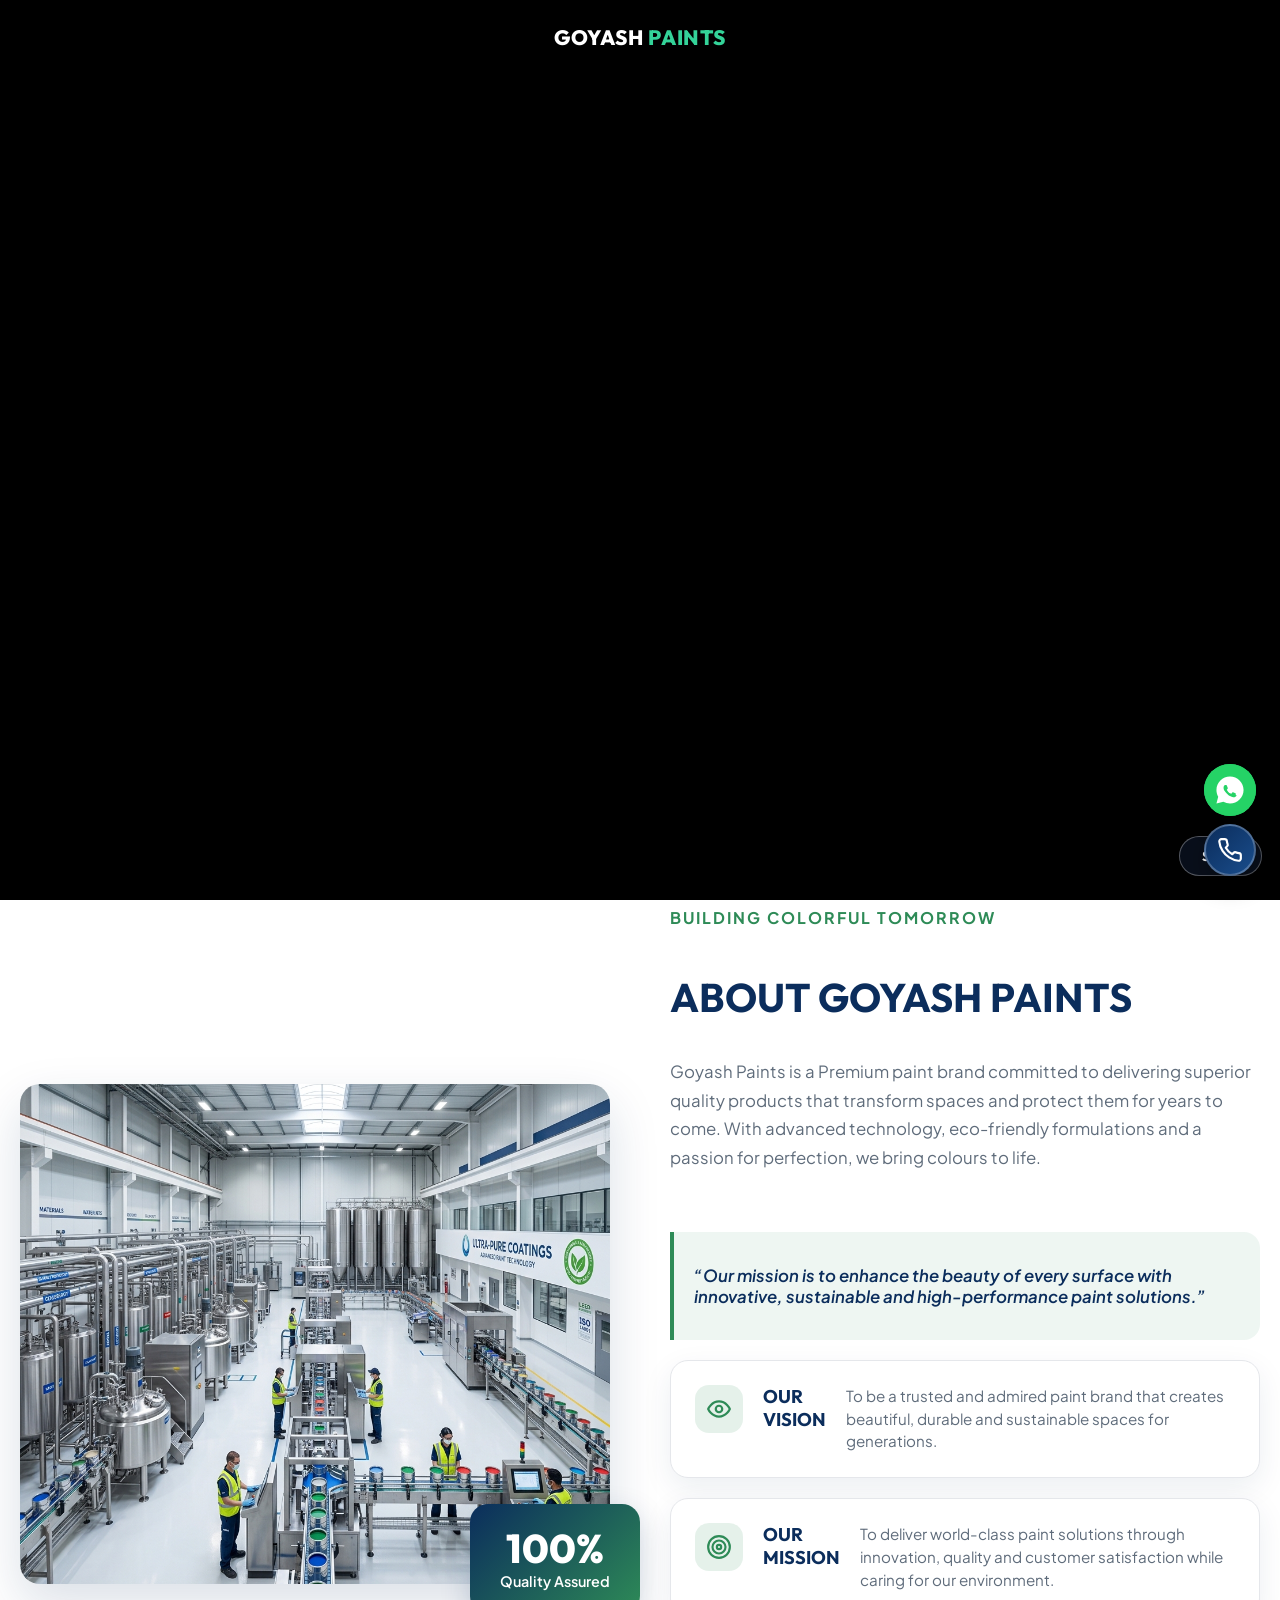
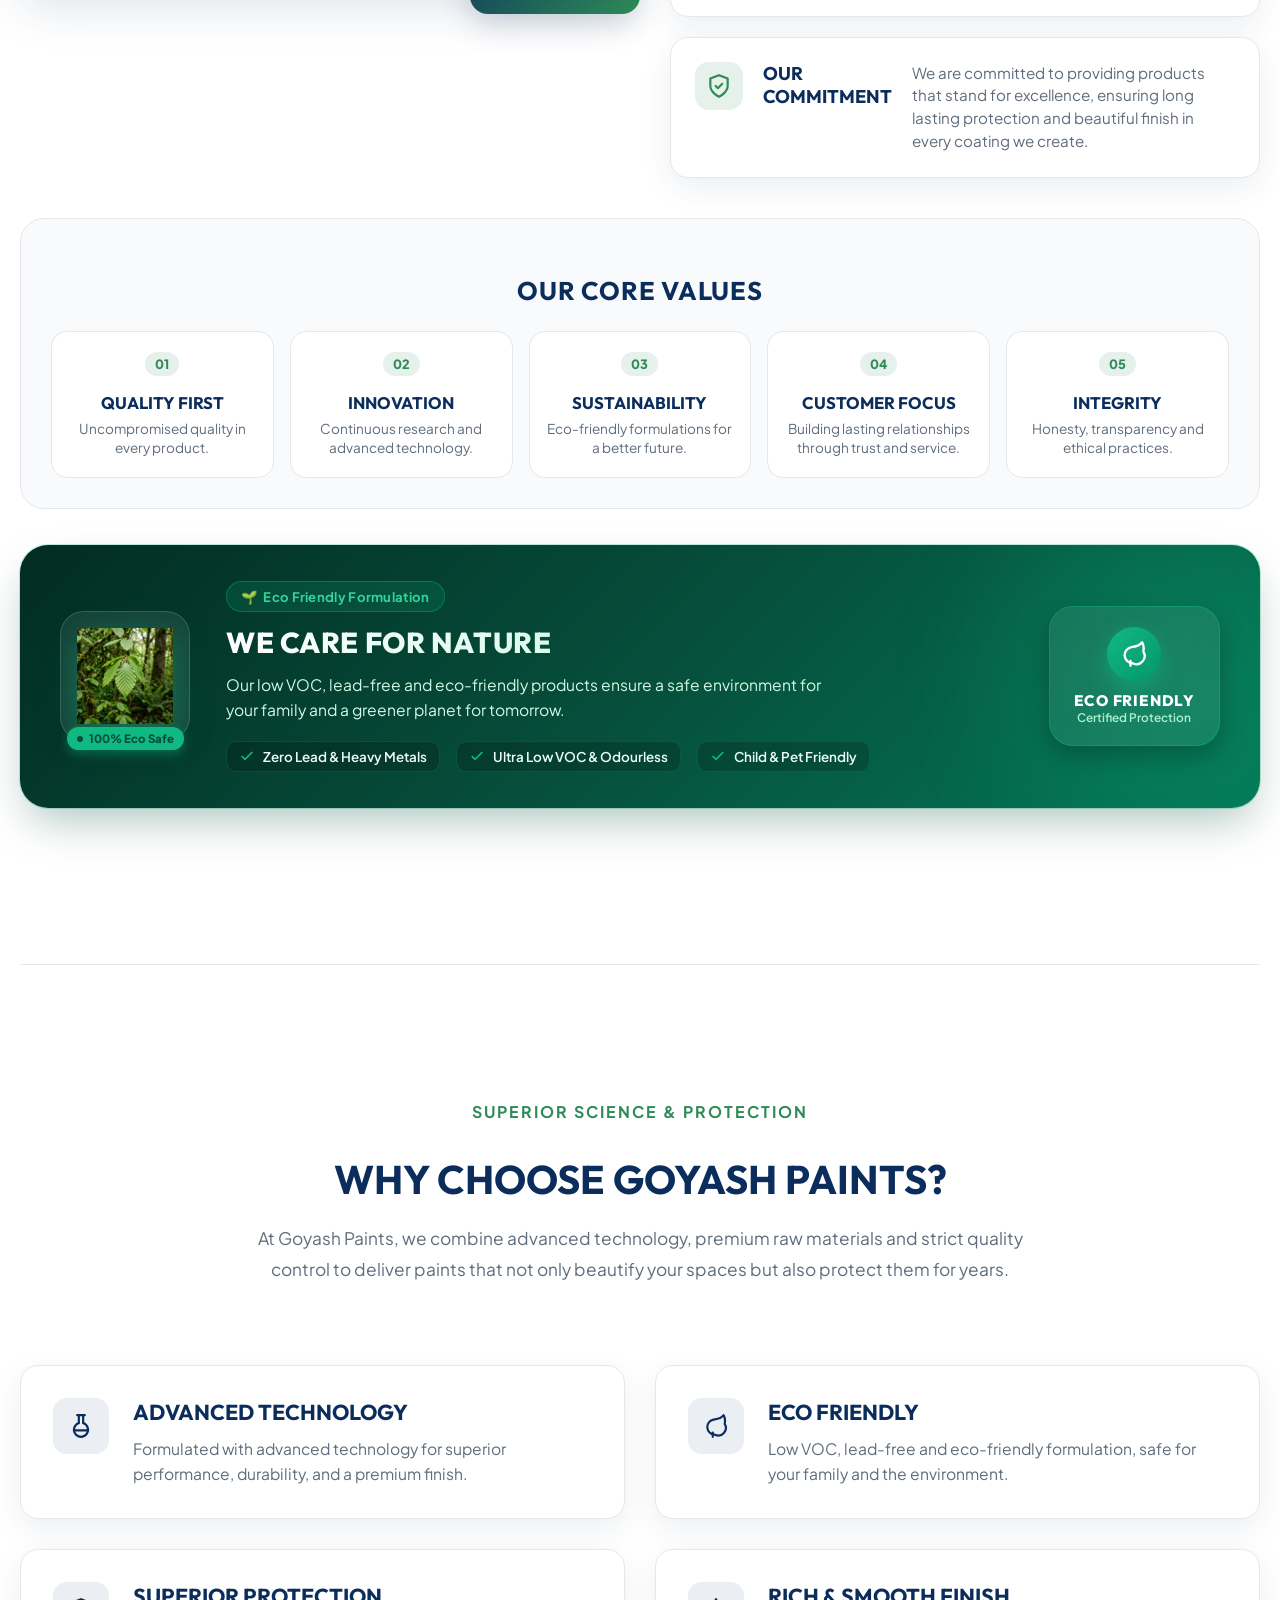
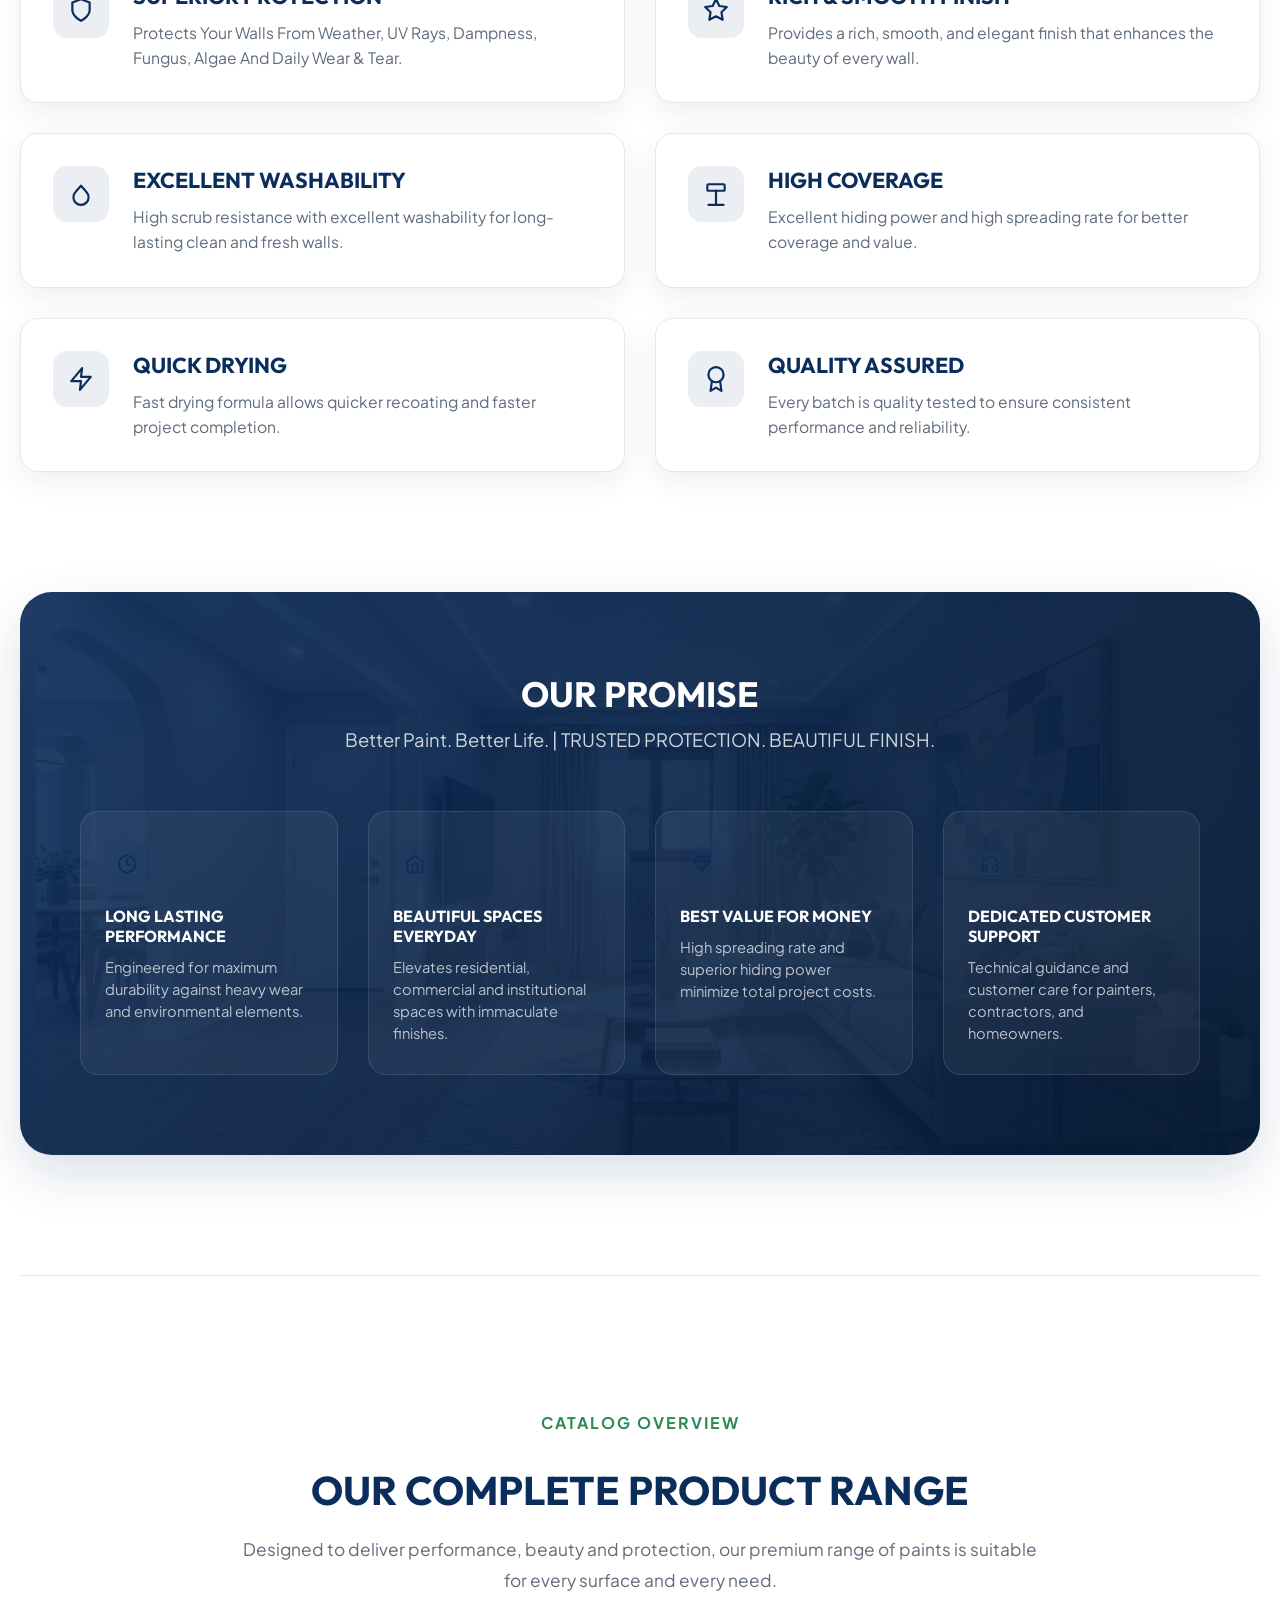
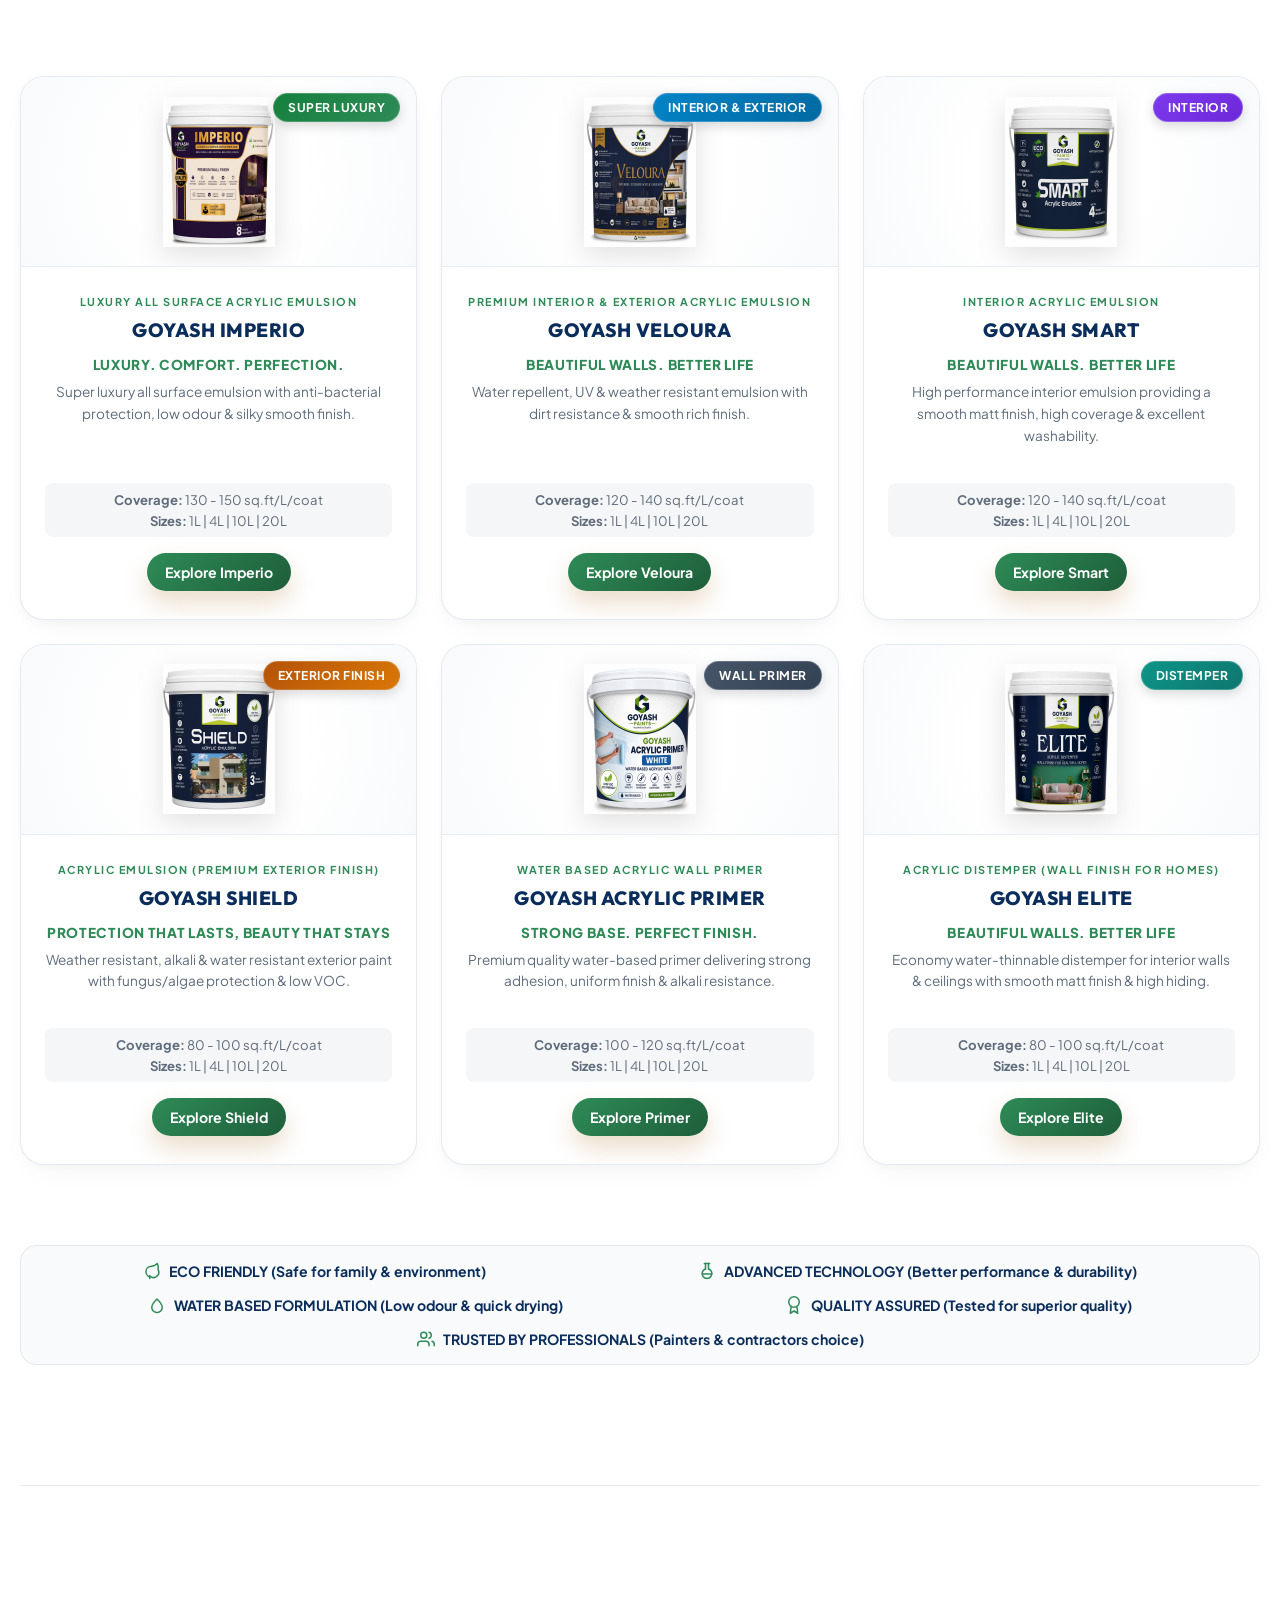
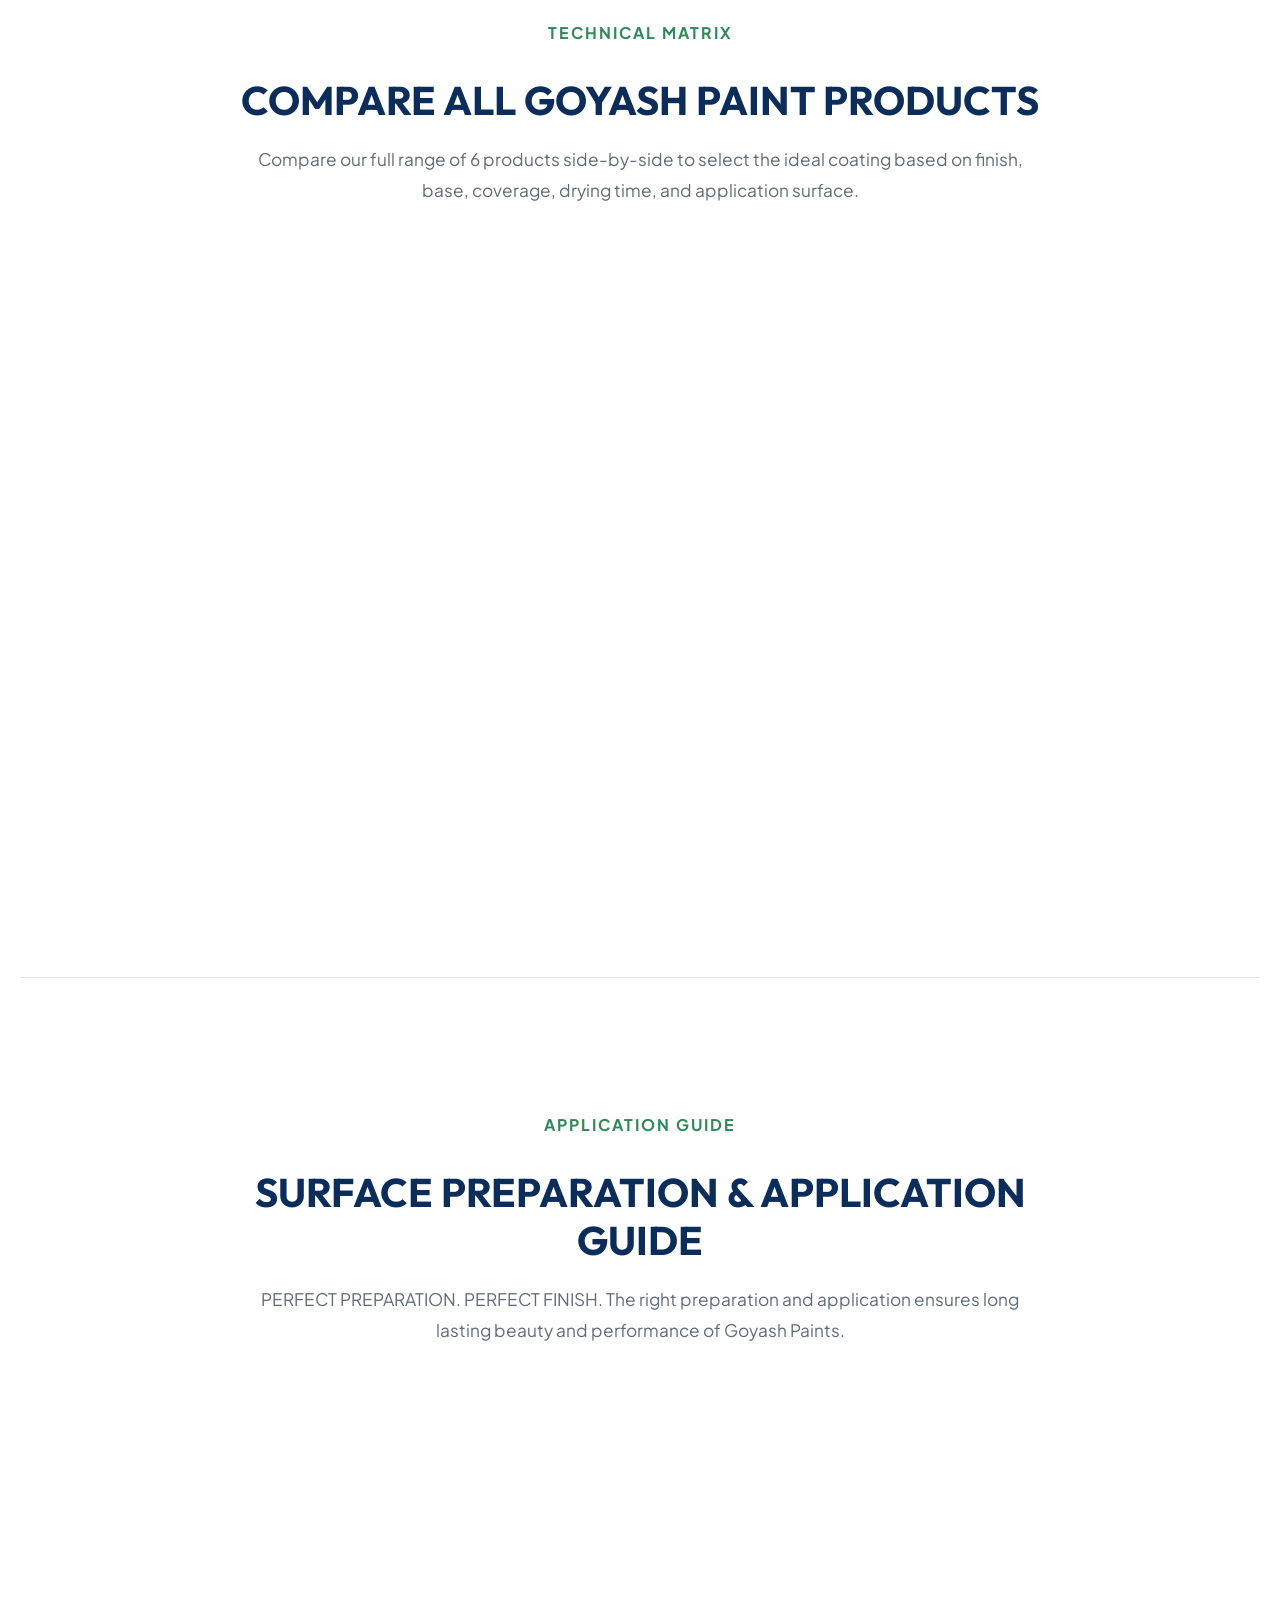
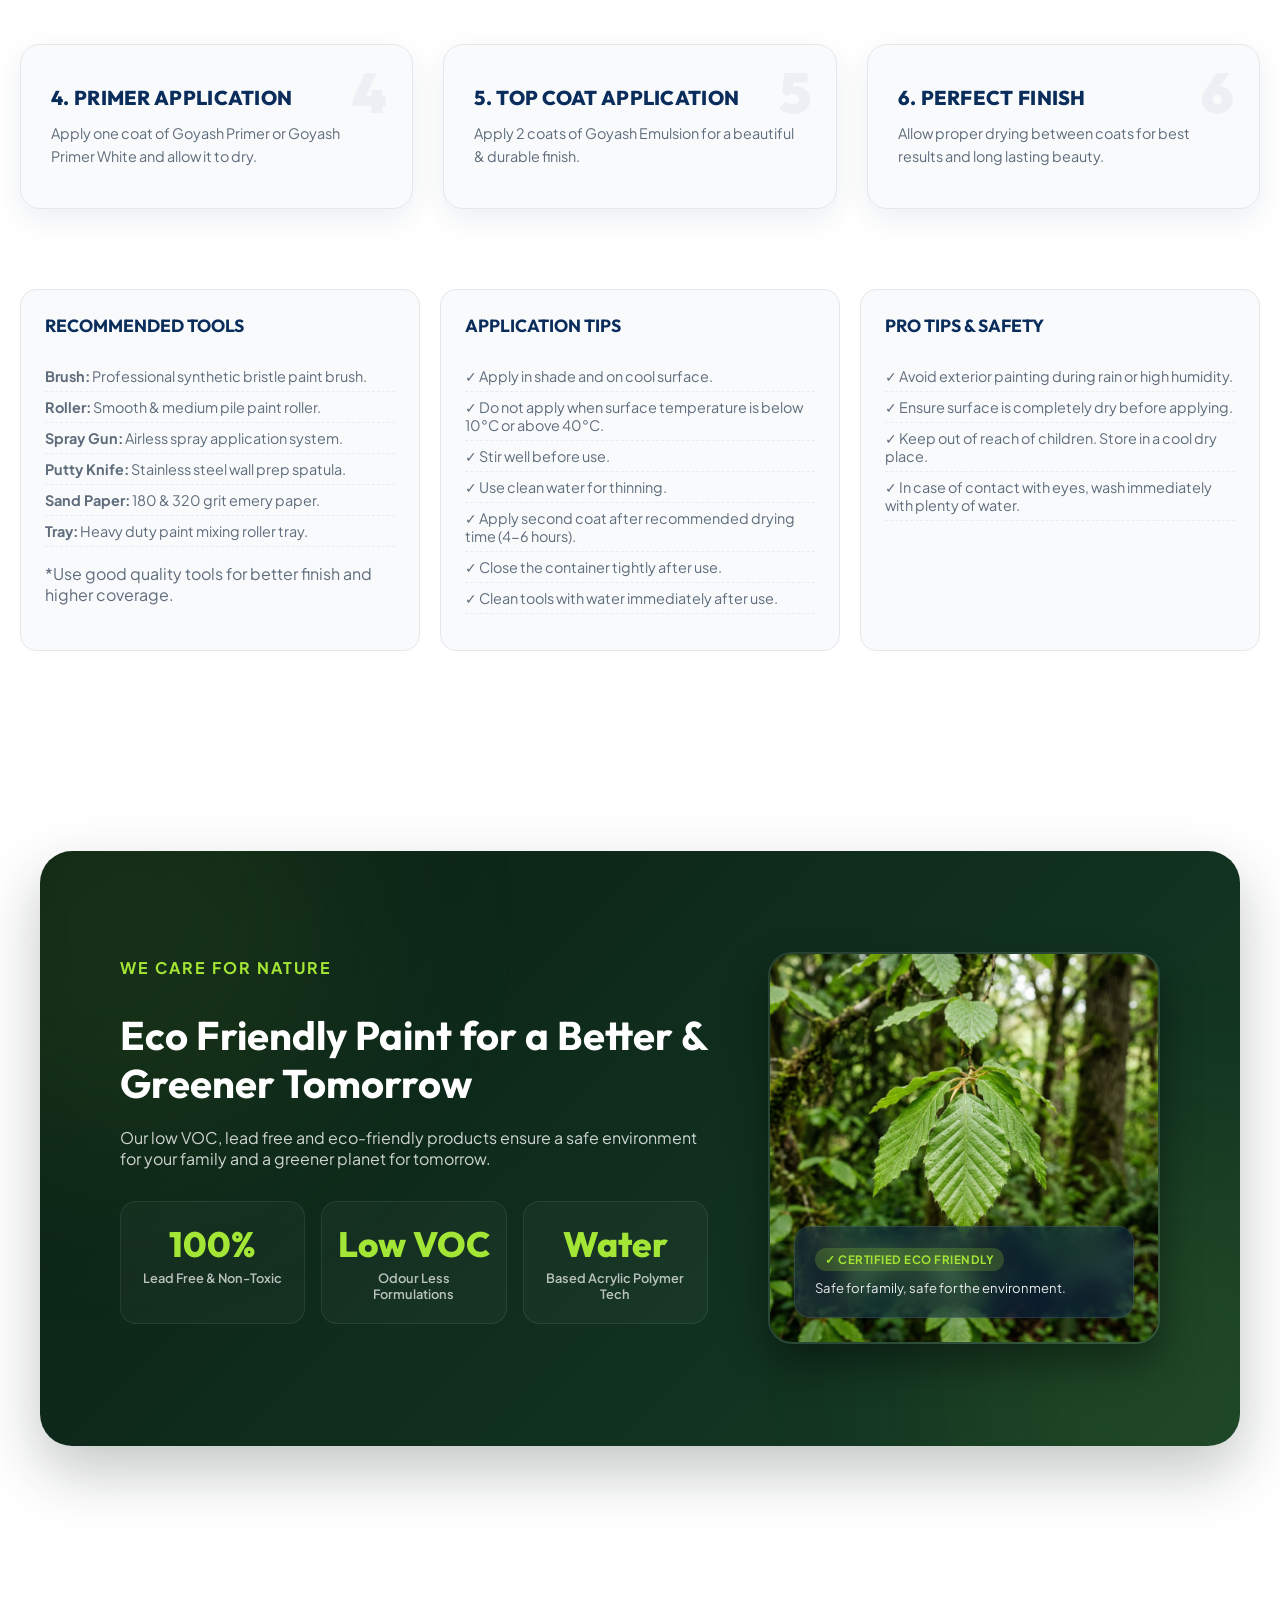
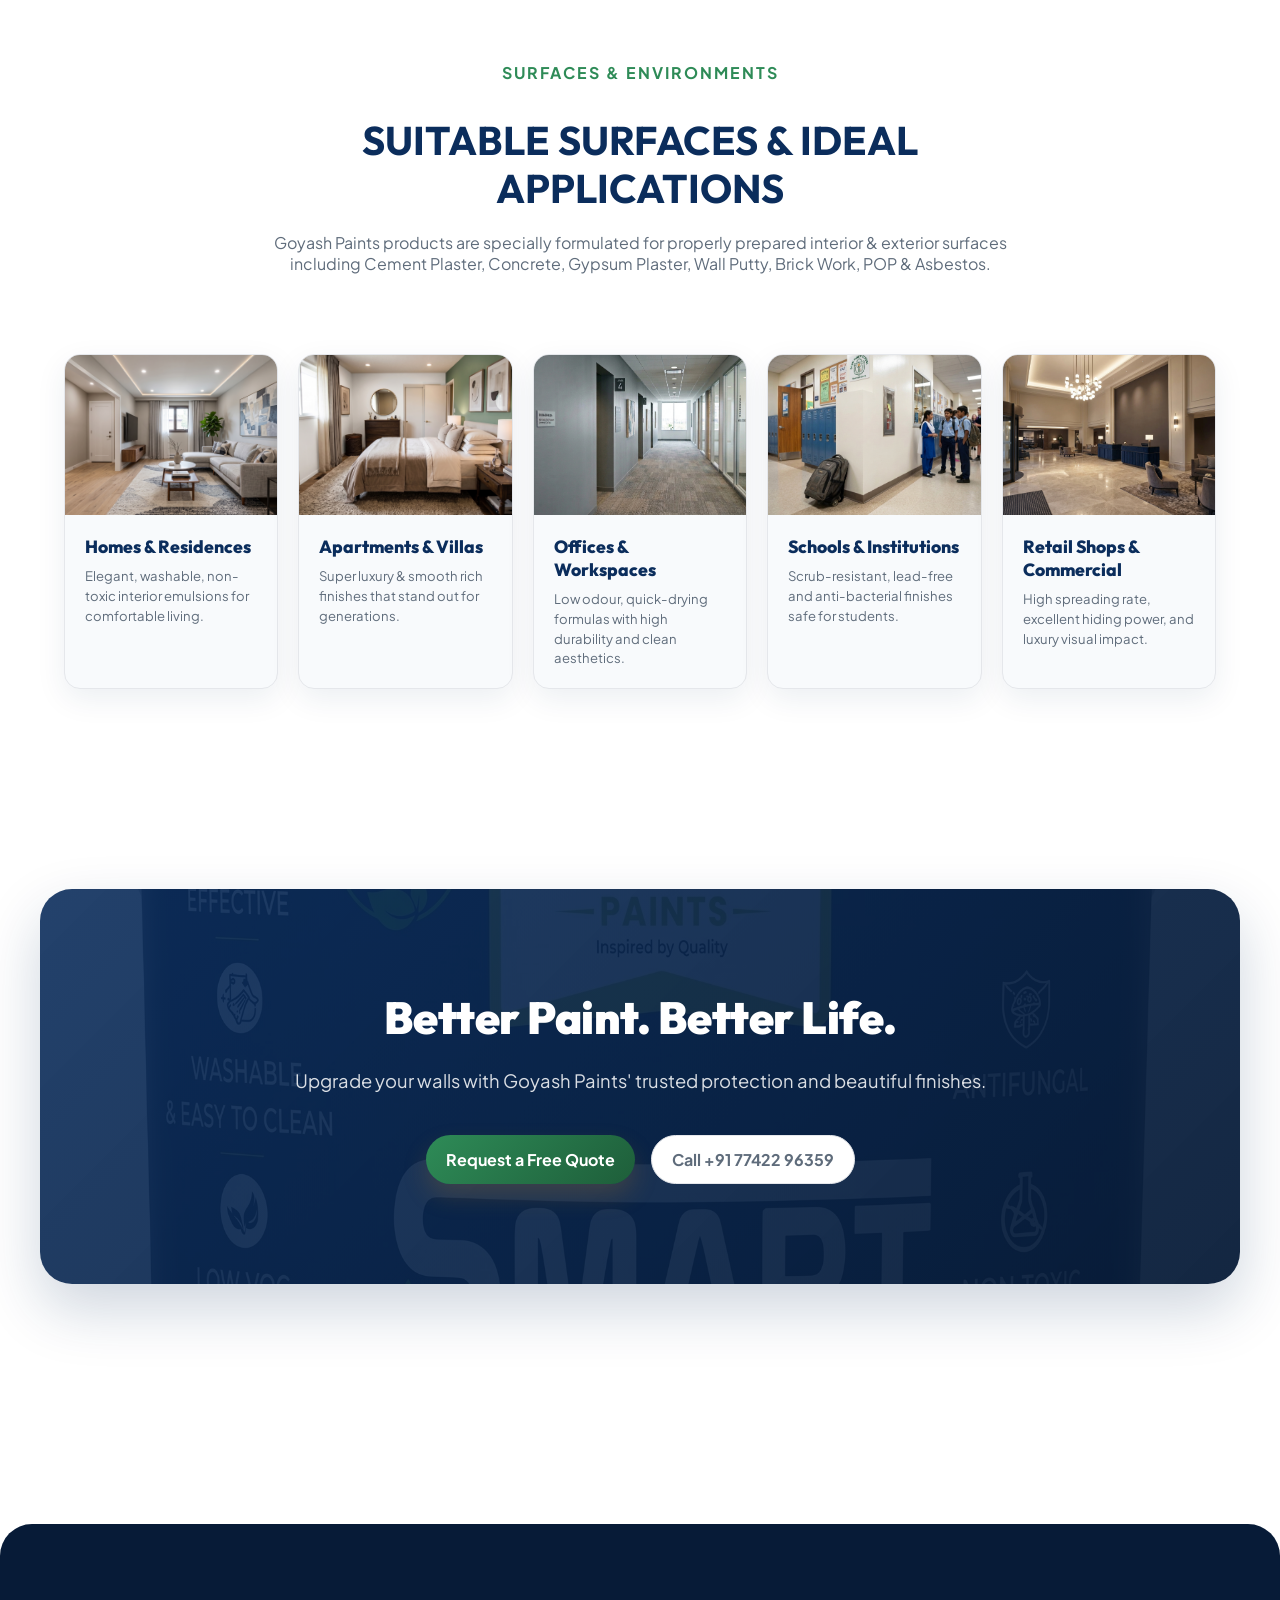
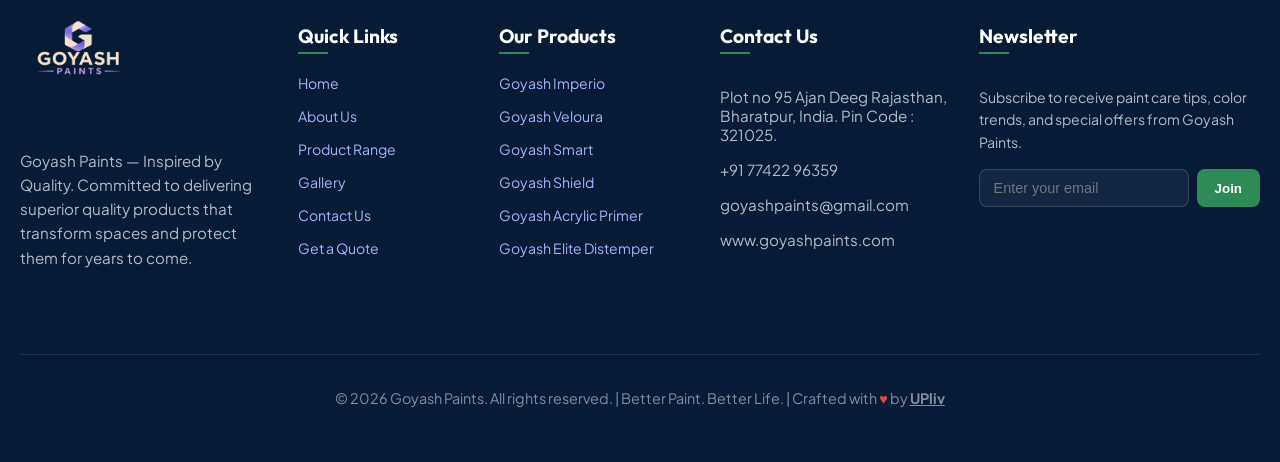
<file: index.html>
<!DOCTYPE html>
<html lang="en">
  <head>
    <meta charset="UTF-8" />
    <meta name="viewport" content="width=device-width, initial-scale=1.0" />
    <title>Goyash Paints | Premium Paint Solutions | Inspired by Quality</title>
    <meta
      name="description"
      content="Goyash Paints offers premium paint solutions for beautiful spaces and lasting protection. Explore interior emulsions, exterior coatings, distempers, and acrylic wall primers."
    />
    <link rel="preconnect" href="https://fonts.googleapis.com" />
    <link rel="preconnect" href="https://fonts.gstatic.com" crossorigin />
    <link
      href="https://fonts.googleapis.com/css2?family=Outfit:wght@300;400;500;600;700;800;900&family=Plus+Jakarta+Sans:wght@300;400;500;600;700;800&display=swap"
      rel="stylesheet"
    />
    <link rel="stylesheet" href="styles.css?v=1.0.4" />
    <link rel="icon" type="image/jpeg" href="favicon.jpeg" />
  </head>
  <body>

    <!-- ═══════════════════════════════════════════
         SPLASH SCREEN
    ═══════════════════════════════════════════ -->
    <div id="splash-screen" role="dialog" aria-label="Goyash Paints intro">
      <video id="splash-video"
             autoplay
             muted
             playsinline
             webkit-playsinline
             preload="auto"
             aria-hidden="true">
        <source src="Splash%20screen%20Video.mp4" type="video/mp4">
        <source src="Splash screen Video.mp4" type="video/mp4">
      </video>
      <div id="splash-progress"></div>
      <div id="splash-logo" aria-hidden="true">
        <span>GOYASH <em>PAINTS</em></span>
      </div>
      <button id="splash-skip" aria-label="Skip intro">Skip ›</button>
    </div>

    <script>
      (function () {
        var splash   = document.getElementById('splash-screen');
        var video    = document.getElementById('splash-video');
        var progress = document.getElementById('splash-progress');
        var skipBtn  = document.getElementById('splash-skip');

        if (!splash) return;

        var isDismissed = false;

        function dismiss() {
          if (isDismissed) return;
          isDismissed = true;
          splash.classList.add('hidden');
          document.body.style.overflow = '';
          setTimeout(function () {
            if (splash && splash.parentNode) {
              splash.remove();
            }
          }, 750);
        }

        document.body.style.overflow = 'hidden';

        // Auto dismiss fallback timer after 7 seconds max
        var fallbackTimer = setTimeout(dismiss, 7000);

        if (video) {
          video.muted = true;
          video.setAttribute('muted', '');
          video.setAttribute('playsinline', '');
          video.setAttribute('webkit-playsinline', '');

          var promise = video.play();
          if (promise !== undefined) {
            promise.catch(function (err) {
              console.log('Video autoplay handled:', err);
            });
          }

          video.addEventListener('timeupdate', function () {
            if (video.duration && progress) {
              var pct = (video.currentTime / video.duration) * 100;
              progress.style.width = pct + '%';
            }
          });

          video.addEventListener('ended', function() {
            clearTimeout(fallbackTimer);
            dismiss();
          });

          video.addEventListener('error', function() {
            clearTimeout(fallbackTimer);
            dismiss();
          });
        } else {
          dismiss();
        }

        if (skipBtn) {
          skipBtn.addEventListener('click', function(e) {
            e.stopPropagation();
            clearTimeout(fallbackTimer);
            dismiss();
          });
        }

        splash.addEventListener('click', function() {
          clearTimeout(fallbackTimer);
          dismiss();
        });
      })();
    </script>

    <!-- Premium Navigation Header -->
    <header class="main-header">
      <nav class="navbar">
        <div class="nav-container">
          <a href="index.html" class="nav-logo" aria-label="Goyash Paints Home">
            <img src="original-logo.jpeg" alt="Goyash Paints Logo" class="logo-img" />
          </a>

          <button class="nav-toggle" id="nav-toggle" aria-label="Toggle Navigation Menu" aria-expanded="false">
            <span class="hamburger-bar"></span>
            <span class="hamburger-bar"></span>
            <span class="hamburger-bar"></span>
          </button>

          <ul class="nav-menu">
            <li><a href="index.html" class="active">Home</a></li>
            <li><a href="about.html">About</a></li>
            <li><a href="products.html">Products</a></li>
            <li><a href="projects.html">Projects</a></li>
            <li><a href="contact.html">Contact</a></li>
            <li class="mobile-quote-item"><a href="quote.html" class="nav-btn-mobile">Get a Quote</a></li>
          </ul>
          <div class="nav-actions">
            <a href="quote.html" class="btn-nav">Get a Quote</a>
          </div>
        </div>
      </nav>
    </header>

    <div class="page-shell">
      <!-- Section 1 - Hero Banner (Page 1 PDF) -->
      <!-- Section 1 - Brand & Product Showcase Hero (New Carousel Model) -->
      <section class="hero product-hero-section" id="home">
        <div class="hero-content">
          <p class="eyebrow">
            <svg xmlns="http://www.w3.org/2000/svg" width="16" height="16" viewBox="0 0 24 24" fill="none" stroke="currentColor" stroke-width="2" stroke-linecap="round" stroke-linejoin="round"><path d="M12 22s8-4 8-10V5l-8-3-8 3v7c0 6 8 10 8 10z"></path></svg>
            Inspired by Quality • Trusted Protection
          </p>
          <h1>NEXT-GENERATION PAINTS FOR LUXURY HOMES &amp; BUILDINGS</h1>
          <p class="hero-copy">
            Transform and protect your spaces with Goyash Paints. Formulated with advanced pure acrylic copolymers, low VOC standards, and anti-bacterial protection for brilliant colors and long-lasting durability.
          </p>

          <div class="hero-actions">
            <a class="btn btn-primary" href="products.html">Explore Product Range</a>
            <a class="btn btn-secondary" href="quote.html">Get Paint Estimate</a>
          </div>

          <div class="hero-badges" aria-label="Key Highlights">
            <span>
              <svg xmlns="http://www.w3.org/2000/svg" viewBox="0 0 24 24" fill="none" stroke="currentColor" stroke-width="2" stroke-linecap="round" stroke-linejoin="round"><path d="M12 22s8-4 8-10V5l-8-3-8 3v7c0 6 8 10 8 10z"></path></svg>
              Anti-Bacterial Protection
            </span>
            <span>
              <svg xmlns="http://www.w3.org/2000/svg" viewBox="0 0 24 24" fill="none" stroke="currentColor" stroke-width="2" stroke-linecap="round" stroke-linejoin="round"><polygon points="12 2 15.09 8.26 22 9.27 17 14.14 18.18 21.02 12 17.77 5.82 21.02 7 14.14 2 9.27 8.91 8.26 12 2"></polygon></svg>
              100% Scrub Washable
            </span>
            <span>
              <svg xmlns="http://www.w3.org/2000/svg" viewBox="0 0 24 24" fill="none" stroke="currentColor" stroke-width="2" stroke-linecap="round" stroke-linejoin="round"><path d="M11 20A7 7 0 0 1 9.8 6.1C15.5 5 17 4.48 19 2c1 2 2 3.5 1 8a7 7 0 0 1-9 10z"></path><path d="M9 22v-4"></path></svg>
              Eco Friendly &amp; Low VOC
            </span>
            <span>
              <svg xmlns="http://www.w3.org/2000/svg" viewBox="0 0 24 24" fill="none" stroke="currentColor" stroke-width="2" stroke-linecap="round" stroke-linejoin="round"><path d="M12 22a7 7 0 0 0 7-7c0-4.3-7-11-7-11S5 10.7 5 15a7 7 0 0 0 7 7z"></path></svg>
              Water Based Technology
            </span>
          </div>
        </div>

        <!-- Product Carousel Card Container -->
        <div class="hero-carousel-wrapper" aria-label="Goyash Paint Product Showcase Carousel">
          <div class="carousel-glow"></div>
          
          <!-- Prev / Next Control Arrows -->
          <button type="button" class="carousel-nav-btn prev-btn" id="hero-prev-btn" aria-label="Previous Product">
            <svg xmlns="http://www.w3.org/2000/svg" viewBox="0 0 24 24" fill="none" stroke="currentColor" stroke-width="2.5" stroke-linecap="round" stroke-linejoin="round"><polyline points="15 18 9 12 15 6"></polyline></svg>
          </button>
          <button type="button" class="carousel-nav-btn next-btn" id="hero-next-btn" aria-label="Next Product">
            <svg xmlns="http://www.w3.org/2000/svg" viewBox="0 0 24 24" fill="none" stroke="currentColor" stroke-width="2.5" stroke-linecap="round" stroke-linejoin="round"><polyline points="9 18 15 12 9 6"></polyline></svg>
          </button>

          <div class="product-carousel-frame">
            
            <!-- Slide 1: IMPERIO -->
            <div class="hero-slide active" data-slide-index="0">
              <div class="hero-product-card">
                <div class="hero-product-badge luxury-badge">Super Luxury</div>
                <div class="hero-product-img-wrap">
                  <img src="Hero Image 4.jpg?v=6" alt="Goyash Imperio Luxury Paint Bucket" class="hero-product-img" />
                </div>
                <div class="hero-product-info">
                  <span class="hero-product-category">LUXURY ALL SURFACE ACRYLIC EMULSION</span>
                  <h3 class="hero-product-name">GOYASH IMPERIO</h3>
                  <p class="hero-product-tagline">LUXURY. COMFORT. PERFECTION.</p>
                  <div class="hero-product-specs">
                    <span>Coverage: 130-150 sq.ft/L</span>
                    <span>Sizes: 1L | 4L | 10L | 20L</span>
                  </div>
                  <a href="products.html#imperio" class="btn btn-primary btn-sm">Explore Imperio &rarr;</a>
                </div>
              </div>
            </div>

            <!-- Slide 2: VELOURA -->
            <div class="hero-slide" data-slide-index="1">
              <div class="hero-product-card">
                <div class="hero-product-badge premium-badge">Interior &amp; Exterior</div>
                <div class="hero-product-img-wrap">
                  <img src="GOYASH VELOURA.jpeg?v=8" alt="Goyash Veloura Paint Bucket" class="hero-product-img" />
                </div>
                <div class="hero-product-info">
                  <span class="hero-product-category">PREMIUM INTERIOR &amp; EXTERIOR EMULSION</span>
                  <h3 class="hero-product-name">GOYASH VELOURA</h3>
                  <p class="hero-product-tagline">BEAUTIFUL WALLS. BETTER LIFE</p>
                  <div class="hero-product-specs">
                    <span>Coverage: 120-140 sq.ft/L</span>
                    <span>Sizes: 1L | 4L | 10L | 20L</span>
                  </div>
                  <a href="products.html#veloura" class="btn btn-primary btn-sm">Explore Veloura &rarr;</a>
                </div>
              </div>
            </div>

            <!-- Slide 3: SMART -->
            <div class="hero-slide" data-slide-index="2">
              <div class="hero-product-card">
                <div class="hero-product-badge interior-badge">Interior Finish</div>
                <div class="hero-product-img-wrap">
                  <img src="Hero image.jpeg?v=6" alt="Goyash Smart Interior Emulsion" class="hero-product-img" />
                </div>
                <div class="hero-product-info">
                  <span class="hero-product-category">INTERIOR ACRYLIC EMULSION</span>
                  <h3 class="hero-product-name">GOYASH SMART</h3>
                  <p class="hero-product-tagline">SMOOTH MATT. HIGH HIDING.</p>
                  <div class="hero-product-specs">
                    <span>Coverage: 120-140 sq.ft/L</span>
                    <span>Sizes: 1L | 4L | 10L | 20L</span>
                  </div>
                  <a href="products.html#smart" class="btn btn-primary btn-sm">Explore Smart &rarr;</a>
                </div>
              </div>
            </div>

            <!-- Slide 4: SHIELD -->
            <div class="hero-slide" data-slide-index="3">
              <div class="hero-product-card">
                <div class="hero-product-badge exterior-badge">Exterior Weather Shield</div>
                <div class="hero-product-img-wrap">
                  <img src="Hero Image1.jpeg?v=6" alt="Goyash Shield Exterior Emulsion" class="hero-product-img" />
                </div>
                <div class="hero-product-info">
                  <span class="hero-product-category">ACRYLIC EXTERIOR EMULSION</span>
                  <h3 class="hero-product-name">GOYASH SHIELD</h3>
                  <p class="hero-product-tagline">PROTECTION THAT LASTS. BEAUTY THAT STAYS.</p>
                  <div class="hero-product-specs">
                    <span>Coverage: 80-100 sq.ft/L</span>
                    <span>Sizes: 1L | 4L | 10L | 20L</span>
                  </div>
                  <a href="products.html#shield" class="btn btn-primary btn-sm">Explore Shield &rarr;</a>
                </div>
              </div>
            </div>

            <!-- Slide 5: PRIMER WHITE -->
            <div class="hero-slide" data-slide-index="4">
              <div class="hero-product-card">
                <div class="hero-product-badge primer-badge">Wall Primer</div>
                <div class="hero-product-img-wrap">
                  <img src="GOYASH ACRYLIC PRIMER.jpg?v=7" alt="Goyash Acrylic Primer White" class="hero-product-img" />
                </div>
                <div class="hero-product-info">
                  <span class="hero-product-category">WATER BASED ACRYLIC WALL PRIMER</span>
                  <h3 class="hero-product-name">GOYASH ACRYLIC PRIMER</h3>
                  <p class="hero-product-tagline">STRONG BASE. PERFECT FINISH.</p>
                  <div class="hero-product-specs">
                    <span>Coverage: 100-120 sq.ft/L</span>
                    <span>Sizes: 1L | 4L | 10L | 20L</span>
                  </div>
                  <a href="products.html#primer" class="btn btn-primary btn-sm">Explore Primer &rarr;</a>
                </div>
              </div>
            </div>

            <!-- Slide 6: ELITE -->
            <div class="hero-slide" data-slide-index="5">
              <div class="hero-product-card">
                <div class="hero-product-badge distemper-badge">Distemper</div>
                <div class="hero-product-img-wrap">
                  <img src="GOYASH ELITE.jpeg?v=7" alt="Goyash Elite Distemper" class="hero-product-img" />
                </div>
                <div class="hero-product-info">
                  <span class="hero-product-category">ACRYLIC DISTEMPER FOR HOMES</span>
                  <h3 class="hero-product-name">GOYASH ELITE</h3>
                  <p class="hero-product-tagline">ECONOMICAL. SMOOTH MATT.</p>
                  <div class="hero-product-specs">
                    <span>Coverage: 80-100 sq.ft/L</span>
                    <span>Sizes: 1L | 4L | 10L | 20L</span>
                  </div>
                  <a href="products.html#elite" class="btn btn-primary btn-sm">Explore Elite &rarr;</a>
                </div>
              </div>
            </div>

          </div>

          <!-- Slide Indicator Dots -->
          <div class="slide-dots" aria-label="Product carousel slide indicators"></div>
        </div>
      </section>

      <!-- Trust Strip (Brand Highlights) -->
      <section class="trust-strip" aria-label="Brand Highlights">
        <div class="trust-item">
          <svg xmlns="http://www.w3.org/2000/svg" viewBox="0 0 24 24" fill="none" stroke="currentColor" stroke-width="2" stroke-linecap="round" stroke-linejoin="round"><path d="M10 2v7.31"></path><path d="M14 2v7.31"></path><path d="M8.5 2h7"></path><path d="M14 9.3a6.5 6.5 0 1 1-4 0"></path><path d="M5.52 16h12.96"></path></svg>
          <span>Advanced Technology</span>
        </div>
        <div class="trust-item">
          <svg xmlns="http://www.w3.org/2000/svg" viewBox="0 0 24 24" fill="none" stroke="currentColor" stroke-width="2" stroke-linecap="round" stroke-linejoin="round"><circle cx="12" cy="8" r="7"></circle><path d="M8.21 13.89 7 23l5-3 5 3-1.21-9.12"></path></svg>
          <span>Superior Quality</span>
        </div>
        <div class="trust-item">
          <svg xmlns="http://www.w3.org/2000/svg" viewBox="0 0 24 24" fill="none" stroke="currentColor" stroke-width="2" stroke-linecap="round" stroke-linejoin="round"><rect x="4" y="3" width="16" height="6" rx="1"></rect><path d="M12 9v13"></path><path d="M5 22h14"></path></svg>
          <span>Easy Application</span>
        </div>
        <div class="trust-item">
          <svg xmlns="http://www.w3.org/2000/svg" viewBox="0 0 24 24" fill="none" stroke="currentColor" stroke-width="2" stroke-linecap="round" stroke-linejoin="round"><path d="M6 3h12l4 6-10 12L2 9z"></path><path d="M11 3 8 9l4 12 4-12-3-6"></path><path d="M2 9h20"></path></svg>
          <span>Best Value for Money</span>
        </div>
        <div class="trust-item">
          <svg xmlns="http://www.w3.org/2000/svg" viewBox="0 0 24 24" fill="none" stroke="currentColor" stroke-width="2" stroke-linecap="round" stroke-linejoin="round"><path d="M11 20A7 7 0 0 1 9.8 6.1C15.5 5 17 4.48 19 2c1 2 2 3.5 1 8a7 7 0 0 1-9 10z"></path><path d="M9 22v-4"></path></svg>
          <span>100% Eco Friendly</span>
        </div>
        <div class="trust-item">
          <svg xmlns="http://www.w3.org/2000/svg" viewBox="0 0 24 24" fill="none" stroke="currentColor" stroke-width="2" stroke-linecap="round" stroke-linejoin="round"><path d="M16 21v-2a4 4 0 0 0-4-4H5a4 4 0 0 0-4 4v2"></path><circle cx="9" cy="7" r="4"></circle><path d="M23 21v-2a4 4 0 0 0-3-3.87"></path><path d="M16 3.13a4 4 0 0 1 0 7.75"></path></svg>
          <span>Trusted by Professionals</span>
        </div>
      </section>

      <!-- Section 2 - About Goyash Paints (Page 2 PDF) -->
      <section class="about-section" id="about" aria-label="About Goyash Paints">
        <div class="about-container">
          <div class="about-visual">
            <img src="factory_image.png" alt="Goyash Paints Modern Manufacturing Plant" class="about-image" />
            <div class="about-badge">
              <span class="badge-num">100%</span>
              <span class="badge-lbl">Quality Assured</span>
            </div>
          </div>
          
          <div class="about-content">
            <p class="section-eyebrow">Building Colorful Tomorrow</p>
            <h2 class="section-title">ABOUT GOYASH PAINTS</h2>
            <p class="section-copy">
              Goyash Paints is a Premium paint brand committed to delivering superior quality products that transform spaces and protect them for years to come. With advanced technology, eco-friendly formulations and a passion for perfection, we bring colours to life.
            </p>

            <blockquote class="mission-quote-box">
              <p>“Our mission is to enhance the beauty of every surface with innovative, sustainable and high-performance paint solutions.”</p>
            </blockquote>
            
            <div class="about-cards">
              <div class="about-card fade-in-card" style="--card-index: 1;">
                <div class="card-icon">
                  <svg xmlns="http://www.w3.org/2000/svg" viewBox="0 0 24 24" fill="none" stroke="currentColor" stroke-width="2" stroke-linecap="round" stroke-linejoin="round">
                    <path d="M2 12s3-7 10-7 10 7 10 7-3 7-10 7-10-7-10-7z"></path>
                    <circle cx="12" cy="12" r="3"></circle>
                  </svg>
                </div>
                <h3>OUR VISION</h3>
                <p>To be a trusted and admired paint brand that creates beautiful, durable and sustainable spaces for generations.</p>
              </div>
              
              <div class="about-card fade-in-card" style="--card-index: 2;">
                <div class="card-icon">
                  <svg xmlns="http://www.w3.org/2000/svg" viewBox="0 0 24 24" fill="none" stroke="currentColor" stroke-width="2" stroke-linecap="round" stroke-linejoin="round">
                    <circle cx="12" cy="12" r="10"></circle>
                    <circle cx="12" cy="12" r="6"></circle>
                    <circle cx="12" cy="12" r="2"></circle>
                  </svg>
                </div>
                <h3>OUR MISSION</h3>
                <p>To deliver world-class paint solutions through innovation, quality and customer satisfaction while caring for our environment.</p>
              </div>
              
              <div class="about-card fade-in-card" style="--card-index: 3;">
                <div class="card-icon">
                  <svg xmlns="http://www.w3.org/2000/svg" viewBox="0 0 24 24" fill="none" stroke="currentColor" stroke-width="2" stroke-linecap="round" stroke-linejoin="round">
                    <path d="M12 22s8-4 8-10V5l-8-3-8 3v7c0 6 8 10 8 10z"></path>
                    <path d="m9 12 2 2 4-4"></path>
                  </svg>
                </div>
                <h3>OUR COMMITMENT</h3>
                <p>We are committed to providing products that stand for excellence, ensuring long lasting protection and beautiful finish in every coating we create.</p>
              </div>
            </div>
          </div>
        </div>

        <!-- OUR CORE VALUES (Page 2 PDF) -->
        <div class="core-values-wrapper fade-in-card" style="--card-index: 1;">
          <h3 class="core-values-title">OUR CORE VALUES</h3>
          <div class="core-values-grid">
            <div class="value-card">
              <span class="value-tag">01</span>
              <h4>QUALITY FIRST</h4>
              <p>Uncompromised quality in every product.</p>
            </div>
            <div class="value-card">
              <span class="value-tag">02</span>
              <h4>INNOVATION</h4>
              <p>Continuous research and advanced technology.</p>
            </div>
            <div class="value-card">
              <span class="value-tag">03</span>
              <h4>SUSTAINABILITY</h4>
              <p>Eco-friendly formulations for a better future.</p>
            </div>
            <div class="value-card">
              <span class="value-tag">04</span>
              <h4>CUSTOMER FOCUS</h4>
              <p>Building lasting relationships through trust and service.</p>
            </div>
            <div class="value-card">
              <span class="value-tag">05</span>
              <h4>INTEGRITY</h4>
              <p>Honesty, transparency and ethical practices.</p>
            </div>
          </div>
        </div>

        <!-- WE CARE FOR NATURE Banner - Redesigned Modern Format -->
        <div class="nature-banner-redesign fade-in-card" style="--card-index: 1;">
          <div class="nature-bg-glow"></div>
          
          <div class="nature-card-grid">
            <!-- Left Visual: Image & Glow Badge -->
            <div class="nature-visual-col">
              <div class="nature-img-wrap">
                <img src="sustainability_nature_leaf.png" alt="Eco Friendly Goyash Paints Formulation" class="nature-leaf-img" />
                <div class="nature-img-badge">
                  <span class="nature-badge-dot"></span>
                  <span>100% Eco Safe</span>
                </div>
              </div>
            </div>

            <!-- Middle Content: Details -->
            <div class="nature-content-col">
              <div class="nature-pill-eyebrow">
                <span class="leaf-icon">🌱</span>
                <span>Eco Friendly Formulation</span>
              </div>
              <h3 class="nature-title">WE CARE FOR NATURE</h3>
              <p class="nature-desc">
                Our low VOC, lead-free and eco-friendly products ensure a safe environment for your family and a greener planet for tomorrow.
              </p>
              <div class="nature-features-list">
                <div class="nature-feat-item">
                  <svg xmlns="http://www.w3.org/2000/svg" width="16" height="16" viewBox="0 0 24 24" fill="none" stroke="#10b981" stroke-width="2.5"><polyline points="20 6 9 17 4 12"></polyline></svg>
                  <span>Zero Lead & Heavy Metals</span>
                </div>
                <div class="nature-feat-item">
                  <svg xmlns="http://www.w3.org/2000/svg" width="16" height="16" viewBox="0 0 24 24" fill="none" stroke="#10b981" stroke-width="2.5"><polyline points="20 6 9 17 4 12"></polyline></svg>
                  <span>Ultra Low VOC & Odourless</span>
                </div>
                <div class="nature-feat-item">
                  <svg xmlns="http://www.w3.org/2000/svg" width="16" height="16" viewBox="0 0 24 24" fill="none" stroke="#10b981" stroke-width="2.5"><polyline points="20 6 9 17 4 12"></polyline></svg>
                  <span>Child & Pet Friendly</span>
                </div>
              </div>
            </div>

            <!-- Right Seal / Badge -->
            <div class="nature-seal-col">
              <div class="eco-seal-badge">
                <div class="seal-icon-glow">
                  <svg xmlns="http://www.w3.org/2000/svg" width="28" height="28" viewBox="0 0 24 24" fill="none" stroke="currentColor" stroke-width="2" stroke-linecap="round" stroke-linejoin="round"><path d="M11 20A7 7 0 0 1 9.8 6.1C15.5 5 17 4.48 19 2c1 2 2 3.5 1 8a7 7 0 0 1-9 10z"></path><path d="M9 22v-4"></path></svg>
                </div>
                <div class="seal-text-wrap">
                  <strong class="seal-text-title">ECO FRIENDLY</strong>
                  <span class="seal-text-sub">Certified Protection</span>
                </div>
              </div>
            </div>
          </div>
        </div>
      </section>

      <!-- Section 3 - Why Choose Goyash Paints (Page 3 PDF) -->
      <section class="why-choose-section" id="why-choose" aria-label="Why Choose Goyash Paints">
        <div class="why-choose-header">
          <p class="section-eyebrow">Superior Science &amp; Protection</p>
          <h2 class="section-title">WHY CHOOSE GOYASH PAINTS?</h2>
          <p class="section-description">
            At Goyash Paints, we combine advanced technology, premium raw materials and strict quality control to deliver paints that not only beautify your spaces but also protect them for years.
          </p>
        </div>

        <div class="features-grid">
          <!-- Card 1 -->
          <div class="feature-card fade-in-card" style="--card-index: 1;">
            <div class="card-icon">
              <svg xmlns="http://www.w3.org/2000/svg" viewBox="0 0 24 24" fill="none" stroke="currentColor" stroke-width="2" stroke-linecap="round" stroke-linejoin="round"><path d="M10 2v7.31"></path><path d="M14 2v7.31"></path><path d="M8.5 2h7"></path><path d="M14 9.3a6.5 6.5 0 1 1-4 0"></path><path d="M5.52 16h12.96"></path></svg>
            </div>
            <div class="feature-content">
              <h3>ADVANCED TECHNOLOGY</h3>
              <p>Formulated with advanced technology for superior performance, durability, and a premium finish.</p>
            </div>
          </div>

          <!-- Card 2 -->
          <div class="feature-card fade-in-card" style="--card-index: 2;">
            <div class="card-icon">
              <svg xmlns="http://www.w3.org/2000/svg" viewBox="0 0 24 24" fill="none" stroke="currentColor" stroke-width="2" stroke-linecap="round" stroke-linejoin="round"><path d="M11 20A7 7 0 0 1 9.8 6.1C15.5 5 17 4.48 19 2c1 2 2 3.5 1 8a7 7 0 0 1-9 10z"></path><path d="M9 22v-4"></path></svg>
            </div>
            <div class="feature-content">
              <h3>ECO FRIENDLY</h3>
              <p>Low VOC, lead-free and eco-friendly formulation, safe for your family and the environment.</p>
            </div>
          </div>

          <!-- Card 3 -->
          <div class="feature-card fade-in-card" style="--card-index: 3;">
            <div class="card-icon">
              <svg xmlns="http://www.w3.org/2000/svg" viewBox="0 0 24 24" fill="none" stroke="currentColor" stroke-width="2" stroke-linecap="round" stroke-linejoin="round"><path d="M12 22s8-4 8-10V5l-8-3-8 3v7c0 6 8 10 8 10z"></path></svg>
            </div>
            <div class="feature-content">
              <h3>SUPERIOR PROTECTION</h3>
              <p>Protects Your Walls From Weather, UV Rays, Dampness, Fungus, Algae And Daily Wear &amp; Tear.</p>
            </div>
          </div>

          <!-- Card 4 -->
          <div class="feature-card fade-in-card" style="--card-index: 4;">
            <div class="card-icon">
              <svg xmlns="http://www.w3.org/2000/svg" viewBox="0 0 24 24" fill="none" stroke="currentColor" stroke-width="2" stroke-linecap="round" stroke-linejoin="round"><polygon points="12 2 15.09 8.26 22 9.27 17 14.14 18.18 21.02 12 17.77 5.82 21.02 7 14.14 2 9.27 8.91 8.26 12 2"></polygon></svg>
            </div>
            <div class="feature-content">
              <h3>RICH &amp; SMOOTH FINISH</h3>
              <p>Provides a rich, smooth, and elegant finish that enhances the beauty of every wall.</p>
            </div>
          </div>

          <!-- Card 5 -->
          <div class="feature-card fade-in-card" style="--card-index: 5;">
            <div class="card-icon">
              <svg xmlns="http://www.w3.org/2000/svg" viewBox="0 0 24 24" fill="none" stroke="currentColor" stroke-width="2" stroke-linecap="round" stroke-linejoin="round"><path d="M12 22a7 7 0 0 0 7-7c0-2-1-3.9-2.3-5.3L12 4.4 7.3 9.7C6 11.1 5 13 5 15a7 7 0 0 0 7 7z"></path></svg>
            </div>
            <div class="feature-content">
              <h3>EXCELLENT WASHABILITY</h3>
              <p>High scrub resistance with excellent washability for long-lasting clean and fresh walls.</p>
            </div>
          </div>

          <!-- Card 6 -->
          <div class="feature-card fade-in-card" style="--card-index: 6;">
            <div class="card-icon">
              <svg xmlns="http://www.w3.org/2000/svg" viewBox="0 0 24 24" fill="none" stroke="currentColor" stroke-width="2" stroke-linecap="round" stroke-linejoin="round"><rect x="4" y="3" width="16" height="6" rx="1"></rect><path d="M12 9v13"></path><path d="M5 22h14"></path></svg>
            </div>
            <div class="feature-content">
              <h3>HIGH COVERAGE</h3>
              <p>Excellent hiding power and high spreading rate for better coverage and value.</p>
            </div>
          </div>

          <!-- Card 7 -->
          <div class="feature-card fade-in-card" style="--card-index: 7;">
            <div class="card-icon">
              <svg xmlns="http://www.w3.org/2000/svg" viewBox="0 0 24 24" fill="none" stroke="currentColor" stroke-width="2" stroke-linecap="round" stroke-linejoin="round"><polygon points="13 2 3 14 12 14 11 22 21 10 12 10 13 2"></polygon></svg>
            </div>
            <div class="feature-content">
              <h3>QUICK DRYING</h3>
              <p>Fast drying formula allows quicker recoating and faster project completion.</p>
            </div>
          </div>

          <!-- Card 8 -->
          <div class="feature-card fade-in-card" style="--card-index: 8;">
            <div class="card-icon">
              <svg xmlns="http://www.w3.org/2000/svg" viewBox="0 0 24 24" fill="none" stroke="currentColor" stroke-width="2" stroke-linecap="round" stroke-linejoin="round"><circle cx="12" cy="8" r="7"></circle><path d="M8.21 13.89 7 23l5-3 5 3-1.21-9.12"></path></svg>
            </div>
            <div class="feature-content">
              <h3>QUALITY ASSURED</h3>
              <p>Every batch is quality tested to ensure consistent performance and reliability.</p>
            </div>
          </div>
        </div>

        <!-- OUR PROMISE (Page 3 PDF) -->
        <div class="promise-banner">
          <div class="promise-header">
            <h3>OUR PROMISE</h3>
            <p>Better Paint. Better Life. | TRUSTED PROTECTION. BEAUTIFUL FINISH.</p>
          </div>
          
          <div class="promise-grid">
            <div class="promise-card fade-in-card" style="--card-index: 1;">
              <div class="promise-icon">
                <svg xmlns="http://www.w3.org/2000/svg" viewBox="0 0 24 24" fill="none" stroke="currentColor" stroke-width="2" stroke-linecap="round" stroke-linejoin="round"><circle cx="12" cy="12" r="10"></circle><polyline points="12 6 12 12 16 14"></polyline></svg>
              </div>
              <div class="promise-content">
                <h4>LONG LASTING PERFORMANCE</h4>
                <p>Engineered for maximum durability against heavy wear and environmental elements.</p>
              </div>
            </div>

            <div class="promise-card fade-in-card" style="--card-index: 2;">
              <div class="promise-icon">
                <svg xmlns="http://www.w3.org/2000/svg" viewBox="0 0 24 24" fill="none" stroke="currentColor" stroke-width="2" stroke-linecap="round" stroke-linejoin="round"><path d="m3 9 9-7 9 7v11a2 2 0 0 1-2 2H5a2 2 0 0 1-2-2z"></path><polyline points="9 22 9 12 15 12 15 22"></polyline></svg>
              </div>
              <div class="promise-content">
                <h4>BEAUTIFUL SPACES EVERYDAY</h4>
                <p>Elevates residential, commercial and institutional spaces with immaculate finishes.</p>
              </div>
            </div>

            <div class="promise-card fade-in-card" style="--card-index: 3;">
              <div class="promise-icon">
                <svg xmlns="http://www.w3.org/2000/svg" viewBox="0 0 24 24" fill="none" stroke="currentColor" stroke-width="2" stroke-linecap="round" stroke-linejoin="round"><path d="M6 3h12l4 6-10 12L2 9z"></path><path d="M11 3 8 9l4 12 4-12-3-6"></path><path d="M2 9h20"></path></svg>
              </div>
              <div class="promise-content">
                <h4>BEST VALUE FOR MONEY</h4>
                <p>High spreading rate and superior hiding power minimize total project costs.</p>
              </div>
            </div>

            <div class="promise-card fade-in-card" style="--card-index: 4;">
              <div class="promise-icon">
                <svg xmlns="http://www.w3.org/2000/svg" viewBox="0 0 24 24" fill="none" stroke="currentColor" stroke-width="2" stroke-linecap="round" stroke-linejoin="round"><path d="M3 18v-6a9 9 0 0 1 18 0v6"></path><path d="M21 19a2 2 0 0 1-2 2h-1a2 2 0 0 1-2-2v-3a2 2 0 0 1 2-2h3zM3 19a2 2 0 0 0 2 2h1a2 2 0 0 0 2-2v-3a2 2 0 0 0-2-2H3z"></path></svg>
              </div>
              <div class="promise-content">
                <h4>DEDICATED CUSTOMER SUPPORT</h4>
                <p>Technical guidance and customer care for painters, contractors, and homeowners.</p>
              </div>
            </div>
          </div>
        </div>
      </section>

      <!-- Section 4 - Complete Product Range (Pages 4 - 10 PDF) -->
      <section class="products-section" id="products" aria-label="Our Product Range">
        <div class="products-header">
          <p class="section-eyebrow">Catalog Overview</p>
          <h2 class="section-title">OUR COMPLETE PRODUCT RANGE</h2>
          <p class="section-description">
            Designed to deliver performance, beauty and protection, our premium range of paints is suitable for every surface and every need.
          </p>
        </div>

        <div class="products-grid products-6-grid">
          <!-- Card 1 - IMPERIO -->
          <div class="product-card fade-in-card" style="--card-index: 1;">
            <div class="product-visual">
              <img src="Hero Image 4.jpg?v=4" alt="Goyash Imperio Luxury All Surface Acrylic Emulsion" class="product-image" />
              <span class="product-category-badge luxury-badge">Super Luxury</span>
            </div>
            <div class="product-content">
              <span class="category-name">LUXURY ALL SURFACE ACRYLIC EMULSION</span>
              <h3>GOYASH IMPERIO</h3>
              <p class="product-slogan">LUXURY. COMFORT. PERFECTION.</p>
              <p class="tagline">Super luxury all surface emulsion with anti-bacterial protection, low odour &amp; silky smooth finish.</p>
              <div class="product-specs-mini">
                <span><strong>Coverage:</strong> 130 - 150 sq.ft/L/coat</span>
                <span><strong>Sizes:</strong> 1L | 4L | 10L | 20L</span>
              </div>
              <a href="products.html#imperio" class="btn btn-primary btn-product">Explore Imperio</a>
            </div>
          </div>

          <!-- Card 2 - VELOURA -->
          <div class="product-card fade-in-card" style="--card-index: 2;">
            <div class="product-visual">
              <img src="GOYASH VELOURA.jpeg?v=8" alt="Goyash Veloura Premium Interior &amp; Exterior Emulsion" class="product-image" />
              <span class="product-category-badge premium-badge">Interior &amp; Exterior</span>
            </div>
            <div class="product-content">
              <span class="category-name">PREMIUM INTERIOR &amp; EXTERIOR ACRYLIC EMULSION</span>
              <h3>GOYASH VELOURA</h3>
              <p class="product-slogan">BEAUTIFUL WALLS. BETTER LIFE</p>
              <p class="tagline">Water repellent, UV &amp; weather resistant emulsion with dirt resistance &amp; smooth rich finish.</p>
              <div class="product-specs-mini">
                <span><strong>Coverage:</strong> 120 - 140 sq.ft/L/coat</span>
                <span><strong>Sizes:</strong> 1L | 4L | 10L | 20L</span>
              </div>
              <a href="products.html#veloura" class="btn btn-primary btn-product">Explore Veloura</a>
            </div>
          </div>

          <!-- Card 3 - SMART -->
          <div class="product-card fade-in-card" style="--card-index: 3;">
            <div class="product-visual">
              <img src="Hero image.jpeg?v=4" alt="Goyash Smart Interior Acrylic Emulsion" class="product-image" />
              <span class="product-category-badge interior-badge">Interior</span>
            </div>
            <div class="product-content">
              <span class="category-name">INTERIOR ACRYLIC EMULSION</span>
              <h3>GOYASH SMART</h3>
              <p class="product-slogan">BEAUTIFUL WALLS. BETTER LIFE</p>
              <p class="tagline">High performance interior emulsion providing a smooth matt finish, high coverage &amp; excellent washability.</p>
              <div class="product-specs-mini">
                <span><strong>Coverage:</strong> 120 - 140 sq.ft/L/coat</span>
                <span><strong>Sizes:</strong> 1L | 4L | 10L | 20L</span>
              </div>
              <a href="products.html#smart" class="btn btn-primary btn-product">Explore Smart</a>
            </div>
          </div>

          <!-- Card 4 - SHIELD -->
          <div class="product-card fade-in-card" style="--card-index: 4;">
            <div class="product-visual">
              <img src="Hero Image1.jpeg?v=4" alt="Goyash Shield Exterior Acrylic Emulsion" class="product-image" />
              <span class="product-category-badge exterior-badge">Exterior Finish</span>
            </div>
            <div class="product-content">
              <span class="category-name">ACRYLIC EMULSION (PREMIUM EXTERIOR FINISH)</span>
              <h3>GOYASH SHIELD</h3>
              <p class="product-slogan">PROTECTION THAT LASTS, BEAUTY THAT STAYS</p>
              <p class="tagline">Weather resistant, alkali &amp; water resistant exterior paint with fungus/algae protection &amp; low VOC.</p>
              <div class="product-specs-mini">
                <span><strong>Coverage:</strong> 80 - 100 sq.ft/L/coat</span>
                <span><strong>Sizes:</strong> 1L | 4L | 10L | 20L</span>
              </div>
              <a href="products.html#shield" class="btn btn-primary btn-product">Explore Shield</a>
            </div>
          </div>

          <!-- Card 5 - ACRYLIC PRIMER WHITE -->
          <div class="product-card fade-in-card" style="--card-index: 5;">
            <div class="product-visual">
              <img src="GOYASH ACRYLIC PRIMER.jpg?v=7" alt="Goyash Acrylic Primer White" class="product-image" />
              <span class="product-category-badge primer-badge">Wall Primer</span>
            </div>
            <div class="product-content">
              <span class="category-name">WATER BASED ACRYLIC WALL PRIMER</span>
              <h3>GOYASH ACRYLIC PRIMER</h3>
              <p class="product-slogan">STRONG BASE. PERFECT FINISH.</p>
              <p class="tagline">Premium quality water-based primer delivering strong adhesion, uniform finish &amp; alkali resistance.</p>
              <div class="product-specs-mini">
                <span><strong>Coverage:</strong> 100 - 120 sq.ft/L/coat</span>
                <span><strong>Sizes:</strong> 1L | 4L | 10L | 20L</span>
              </div>
              <a href="products.html#primer" class="btn btn-primary btn-product">Explore Primer</a>
            </div>
          </div>

          <!-- Card 6 - ELITE -->
          <div class="product-card fade-in-card" style="--card-index: 6;">
            <div class="product-visual">
              <img src="GOYASH ELITE.jpeg?v=7" alt="Goyash Elite Acrylic Distemper" class="product-image" />
              <span class="product-category-badge distemper-badge">Distemper</span>
            </div>
            <div class="product-content">
              <span class="category-name">ACRYLIC DISTEMPER (WALL FINISH FOR HOMES)</span>
              <h3>GOYASH ELITE</h3>
              <p class="product-slogan">BEAUTIFUL WALLS. BETTER LIFE</p>
              <p class="tagline">Economy water-thinnable distemper for interior walls &amp; ceilings with smooth matt finish &amp; high hiding.</p>
              <div class="product-specs-mini">
                <span><strong>Coverage:</strong> 80 - 100 sq.ft/L/coat</span>
                <span><strong>Sizes:</strong> 1L | 4L | 10L | 20L</span>
              </div>
              <a href="products.html#elite" class="btn btn-primary btn-product">Explore Elite</a>
            </div>
          </div>
        </div>

        <!-- Product Footer Bar (Page 4 PDF) -->
        <div class="product-bar-strip">
          <div>
            <svg xmlns="http://www.w3.org/2000/svg" viewBox="0 0 24 24" fill="none" stroke="currentColor" stroke-width="2" stroke-linecap="round" stroke-linejoin="round"><path d="M11 20A7 7 0 0 1 9.8 6.1C15.5 5 17 4.48 19 2c1 2 2 3.5 1 8a7 7 0 0 1-9 10z"></path><path d="M9 22v-4"></path></svg>
            ECO FRIENDLY (Safe for family &amp; environment)
          </div>
          <div>
            <svg xmlns="http://www.w3.org/2000/svg" viewBox="0 0 24 24" fill="none" stroke="currentColor" stroke-width="2" stroke-linecap="round" stroke-linejoin="round"><path d="M10 2v7.31"></path><path d="M14 2v7.31"></path><path d="M8.5 2h7"></path><path d="M14 9.3a6.5 6.5 0 1 1-4 0"></path><path d="M5.52 16h12.96"></path></svg>
            ADVANCED TECHNOLOGY (Better performance &amp; durability)
          </div>
          <div>
            <svg xmlns="http://www.w3.org/2000/svg" viewBox="0 0 24 24" fill="none" stroke="currentColor" stroke-width="2" stroke-linecap="round" stroke-linejoin="round"><path d="M12 22a7 7 0 0 0 7-7c0-4.3-7-11-7-11S5 10.7 5 15a7 7 0 0 0 7 7z"></path></svg>
            WATER BASED FORMULATION (Low odour &amp; quick drying)
          </div>
          <div>
            <svg xmlns="http://www.w3.org/2000/svg" viewBox="0 0 24 24" fill="none" stroke="currentColor" stroke-width="2" stroke-linecap="round" stroke-linejoin="round"><circle cx="12" cy="8" r="7"></circle><path d="M8.21 13.89 7 23l5-3 5 3-1.21-9.12"></path></svg>
            QUALITY ASSURED (Tested for superior quality)
          </div>
          <div>
            <svg xmlns="http://www.w3.org/2000/svg" viewBox="0 0 24 24" fill="none" stroke="currentColor" stroke-width="2" stroke-linecap="round" stroke-linejoin="round"><path d="M16 21v-2a4 4 0 0 0-4-4H5a4 4 0 0 0-4 4v2"></path><circle cx="9" cy="7" r="4"></circle><path d="M23 21v-2a4 4 0 0 0-3-3.87"></path><path d="M16 3.13a4 4 0 0 1 0 7.75"></path></svg>
            TRUSTED BY PROFESSIONALS (Painters &amp; contractors choice)
          </div>
        </div>
      </section>

      <!-- Section 5 - Complete Product Comparison Matrix -->
      <section class="comparison-section" id="comparison" aria-label="Compare All Paint Solutions">
        <div class="comparison-header">
          <p class="section-eyebrow">Technical Matrix</p>
          <h2 class="section-title">COMPARE ALL GOYASH PAINT PRODUCTS</h2>
          <p class="section-description">
            Compare our full range of 6 products side-by-side to select the ideal coating based on finish, base, coverage, drying time, and application surface.
          </p>
        </div>

        <div class="comparison-table-container fade-in-card" style="--card-index: 1;">
          <div class="table-responsive">
            <table class="detailed-comparison-table">
              <thead>
                <tr>
                  <th>Product Name</th>
                  <th>Category / Type</th>
                  <th>Finish</th>
                  <th>Coverage (sq.ft/L/Coat)</th>
                  <th>Thinning (Clean Water)</th>
                  <th>Recoat Time</th>
                  <th>Pack Sizes</th>
                </tr>
              </thead>
              <tbody>
                <tr>
                  <td><strong>GOYASH IMPERIO</strong></td>
                  <td>Luxury All Surface Acrylic Emulsion</td>
                  <td>Silky Smooth Finish</td>
                  <td>130 - 150</td>
                  <td>30 - 40%</td>
                  <td>4 - 6 Hours</td>
                  <td>1L, 4L, 10L, 20L</td>
                </tr>
                <tr>
                  <td><strong>GOYASH VELOURA</strong></td>
                  <td>Premium Interior &amp; Exterior Emulsion</td>
                  <td>Smooth Rich Finish</td>
                  <td>120 - 140</td>
                  <td>30 - 40%</td>
                  <td>4 - 6 Hours</td>
                  <td>1L, 4L, 10L, 20L</td>
                </tr>
                <tr>
                  <td><strong>GOYASH SMART</strong></td>
                  <td>Interior Acrylic Emulsion</td>
                  <td>Smooth Matt</td>
                  <td>120 - 140</td>
                  <td>40 - 50%</td>
                  <td>4 - 6 Hours</td>
                  <td>1L, 4L, 10L, 20L</td>
                </tr>
                <tr>
                  <td><strong>GOYASH SHIELD</strong></td>
                  <td>Shield Exterior Acrylic Emulsion</td>
                  <td>Smooth Finish</td>
                  <td>80 - 100</td>
                  <td>30 - 40%</td>
                  <td>4 - 6 Hours</td>
                  <td>1L, 4L, 10L, 20L</td>
                </tr>
                <tr>
                  <td><strong>GOYASH ACRYLIC PRIMER</strong></td>
                  <td>Water Based Acrylic Wall Primer</td>
                  <td>Matt Foundation</td>
                  <td>100 - 120</td>
                  <td>60 - 70%</td>
                  <td>4 - 6 Hours</td>
                  <td>1L, 4L, 10L, 20L</td>
                </tr>
                <tr>
                  <td><strong>GOYASH ELITE</strong></td>
                  <td>Interior Acrylic Distemper</td>
                  <td>Matt Finish</td>
                  <td>80 - 100</td>
                  <td>40 - 50%</td>
                  <td>4 - 6 Hours</td>
                  <td>1L, 4L, 10L, 20L</td>
                </tr>
              </tbody>
            </table>
          </div>
        </div>
      </section>

      <!-- Section 6 - Surface Preparation & Application Guide (Page 11 PDF) -->
      <section class="process-section" id="process" aria-label="Surface Preparation &amp; Application Guide">
        <div class="process-header">
          <p class="section-eyebrow">Application Guide</p>
          <h2 class="section-title">SURFACE PREPARATION &amp; APPLICATION GUIDE</h2>
          <p class="section-description">
            PERFECT PREPARATION. PERFECT FINISH. The right preparation and application ensures long lasting beauty and performance of Goyash Paints.
          </p>
        </div>

        <!-- Step-by-Step Process Grid -->
        <div class="process-timeline">
          <div class="timeline-step fade-in-card" style="--card-index: 1;">
            <div class="step-badge">1</div>
            <div class="step-content">
              <h3>1. CLEAN SURFACE</h3>
              <p class="step-desc">Ensure the surface is clean, dry and free from dust, dirt, grease, loose paint, algae or any contaminants.</p>
            </div>
          </div>

          <div class="timeline-step fade-in-card" style="--card-index: 2;">
            <div class="step-badge">2</div>
            <div class="step-content">
              <h3>2. REPAIR SURFACE</h3>
              <p class="step-desc">Fill cracks and holes with suitable putty and allow it to dry completely.</p>
            </div>
          </div>

          <div class="timeline-step fade-in-card" style="--card-index: 3;">
            <div class="step-badge">3</div>
            <div class="step-content">
              <h3>3. SANDING</h3>
              <p class="step-desc">Sand the surface smooth using emery paper and wipe clean.</p>
            </div>
          </div>

          <div class="timeline-step fade-in-card" style="--card-index: 4;">
            <div class="step-badge">4</div>
            <div class="step-content">
              <h3>4. PRIMER APPLICATION</h3>
              <p class="step-desc">Apply one coat of Goyash Primer or Goyash Primer White and allow it to dry.</p>
            </div>
          </div>

          <div class="timeline-step fade-in-card" style="--card-index: 5;">
            <div class="step-badge">5</div>
            <div class="step-content">
              <h3>5. TOP COAT APPLICATION</h3>
              <p class="step-desc">Apply 2 coats of Goyash Emulsion for a beautiful &amp; durable finish.</p>
            </div>
          </div>

          <div class="timeline-step fade-in-card" style="--card-index: 6;">
            <div class="step-badge">6</div>
            <div class="step-content">
              <h3>6. PERFECT FINISH</h3>
              <p class="step-desc">Allow proper drying between coats for best results and long lasting beauty.</p>
            </div>
          </div>
        </div>

        <!-- Application Tips & Tools (Page 11 PDF) -->
        <div class="app-guide-extra-grid fade-in-card" style="--card-index: 1;">
          <div class="app-guide-box">
            <h4>RECOMMENDED TOOLS</h4>
            <ul>
              <li><strong>Brush:</strong> Professional synthetic bristle paint brush.</li>
              <li><strong>Roller:</strong> Smooth &amp; medium pile paint roller.</li>
              <li><strong>Spray Gun:</strong> Airless spray application system.</li>
              <li><strong>Putty Knife:</strong> Stainless steel wall prep spatula.</li>
              <li><strong>Sand Paper:</strong> 180 &amp; 320 grit emery paper.</li>
              <li><strong>Tray:</strong> Heavy duty paint mixing roller tray.</li>
            </ul>
            <p class="helper-note">*Use good quality tools for better finish and higher coverage.</p>
          </div>

          <div class="app-guide-box">
            <h4>APPLICATION TIPS</h4>
            <ul>
              <li>✓ Apply in shade and on cool surface.</li>
              <li>✓ Do not apply when surface temperature is below 10°C or above 40°C.</li>
              <li>✓ Stir well before use.</li>
              <li>✓ Use clean water for thinning.</li>
              <li>✓ Apply second coat after recommended drying time (4-6 hours).</li>
              <li>✓ Close the container tightly after use.</li>
              <li>✓ Clean tools with water immediately after use.</li>
            </ul>
          </div>

          <div class="app-guide-box">
            <h4>PRO TIPS &amp; SAFETY</h4>
            <ul>
              <li>✓ Avoid exterior painting during rain or high humidity.</li>
              <li>✓ Ensure surface is completely dry before applying.</li>
              <li>✓ Keep out of reach of children. Store in a cool dry place.</li>
              <li>✓ In case of contact with eyes, wash immediately with plenty of water.</li>
            </ul>
          </div>
        </div>
      </section>

      <!-- Section 7 - Sustainability -->
      <section class="sustainability-section" id="sustainability" aria-label="Sustainability">
        <div class="sustainability-glow-1"></div>
        <div class="sustainability-glow-2"></div>
        
        <div class="sustainability-container">
          <div class="sustainability-content">
            <p class="section-eyebrow green-eyebrow">WE CARE FOR NATURE</p>
            <h2 class="section-title text-white">Eco Friendly Paint for a Better &amp; Greener Tomorrow</h2>
            <p class="section-description text-light">
              Our low VOC, lead free and eco-friendly products ensure a safe environment for your family and a greener planet for tomorrow.
            </p>
            
            <div class="sustainability-highlights">
              <div class="sustain-stat-card">
                <span class="stat-number">100%</span>
                <span class="stat-label">Lead Free &amp; Non-Toxic</span>
              </div>
              <div class="sustain-stat-card">
                <span class="stat-number">Low VOC</span>
                <span class="stat-label">Odour Less Formulations</span>
              </div>
              <div class="sustain-stat-card">
                <span class="stat-number">Water</span>
                <span class="stat-label">Based Acrylic Polymer Tech</span>
              </div>
            </div>
          </div>
          
          <div class="sustainability-visual-wrap">
            <div class="sustain-image-frame">
              <img src="sustainability_nature_leaf.png" alt="Eco Friendly Goyash Paint Commitment" class="sustain-premium-image" />
              <div class="glass-sustain-overlay">
                <span class="overlay-badge">✓ Certified Eco Friendly</span>
                <p>Safe for family, safe for the environment.</p>
              </div>
            </div>
          </div>
        </div>
      </section>

      <!-- Section 8 - Suitable Surfaces & Ideal Applications -->
      <section class="applications-section" id="applications" aria-label="Suitable Surfaces and Ideal Applications">
        <div class="applications-header">
          <p class="section-eyebrow">Surfaces &amp; Environments</p>
          <h2 class="section-title">SUITABLE SURFACES &amp; IDEAL APPLICATIONS</h2>
          <p class="section-description">
            Goyash Paints products are specially formulated for properly prepared interior &amp; exterior surfaces including Cement Plaster, Concrete, Gypsum Plaster, Wall Putty, Brick Work, POP &amp; Asbestos.
          </p>
        </div>

        <div class="applications-grid">
          <div class="app-card fade-in-card" style="--card-index: 1;">
            <div class="app-image-wrap">
              <img src="Living Room Transformation After.jpeg" alt="Homes &amp; Residential Projects" class="app-image" />
            </div>
            <div class="app-info">
              <h3>Homes &amp; Residences</h3>
              <p>Elegant, washable, non-toxic interior emulsions for comfortable living.</p>
            </div>
          </div>

          <div class="app-card fade-in-card" style="--card-index: 2;">
            <div class="app-image-wrap">
              <img src="Bedroom Elegance After.jpeg" alt="Apartments &amp; Villas" class="app-image" />
            </div>
            <div class="app-info">
              <h3>Apartments &amp; Villas</h3>
              <p>Super luxury &amp; smooth rich finishes that stand out for generations.</p>
            </div>
          </div>

          <div class="app-card fade-in-card" style="--card-index: 3;">
            <div class="app-image-wrap">
              <img src="Durable_coatings_for_office_spaces_202607171319.jpeg" alt="Offices &amp; Corporate Spaces" class="app-image" />
            </div>
            <div class="app-info">
              <h3>Offices &amp; Workspaces</h3>
              <p>Low odour, quick-drying formulas with high durability and clean aesthetics.</p>
            </div>
          </div>

          <div class="app-card fade-in-card" style="--card-index: 4;">
            <div class="app-image-wrap">
              <img src="School_playground_finishes_enduring_202607171347.jpeg" alt="Schools &amp; Educational Institutions" class="app-image" />
            </div>
            <div class="app-info">
              <h3>Schools &amp; Institutions</h3>
              <p>Scrub-resistant, lead-free and anti-bacterial finishes safe for students.</p>
            </div>
          </div>

          <div class="app-card fade-in-card" style="--card-index: 5;">
            <div class="app-image-wrap">
              <img src="Luxury_emulsions_for_hotels_202607171326.jpeg" alt="Retail Shops &amp; Showrooms" class="app-image" />
            </div>
            <div class="app-info">
              <h3>Retail Shops &amp; Commercial</h3>
              <p>High spreading rate, excellent hiding power, and luxury visual impact.</p>
            </div>
          </div>
        </div>
      </section>

      <!-- Section 9 - Final Call To Action -->
      <section class="final-cta-section" id="final-cta" aria-label="Final Call to Action">
        <div class="final-cta-container">
          <h2>Better Paint. Better Life.</h2>
          <p>
            Upgrade your walls with Goyash Paints' trusted protection and beautiful finishes.
          </p>
          <div class="final-cta-actions">
            <a href="quote.html" class="btn btn-primary">Request a Free Quote</a>
            <a href="tel:+917742296359" class="btn btn-secondary">Call +91 77422 96359</a>
          </div>
        </div>
      </section>
    </div>

    <!-- Premium Footer -->
    <footer class="footer">
      <div class="footer-container">
        <div class="footer-col company-col">
          <a href="index.html" class="footer-logo" aria-label="Goyash Paints Home">
            <img src="original-logo.jpeg" alt="Goyash Paints Logo" class="logo-img footer-logo-img" />
          </a>
          <p class="footer-about">
            Goyash Paints — Inspired by Quality. Committed to delivering superior quality products that transform spaces and protect them for years to come.
          </p>
        </div>

        <div class="footer-col">
          <h3>Quick Links</h3>
          <ul>
            <li><a href="index.html">Home</a></li>
            <li><a href="about.html">About Us</a></li>
            <li><a href="products.html">Product Range</a></li>
            <li><a href="projects.html">Gallery</a></li>
            <li><a href="contact.html">Contact Us</a></li>
            <li><a href="quote.html">Get a Quote</a></li>
          </ul>
        </div>

        <div class="footer-col">
          <h3>Our Products</h3>
          <ul>
            <li><a href="products.html#imperio">Goyash Imperio</a></li>
            <li><a href="products.html#veloura">Goyash Veloura</a></li>
            <li><a href="products.html#smart">Goyash Smart</a></li>
            <li><a href="products.html#shield">Goyash Shield</a></li>
            <li><a href="products.html#primer">Goyash Acrylic Primer</a></li>
            <li><a href="products.html#elite">Goyash Elite Distemper</a></li>
          </ul>
        </div>

        <div class="footer-col contact-col">
          <h3>Contact Us</h3>
          <p class="contact-info">
            <span>Plot no 95 Ajan Deeg Rajasthan, Bharatpur, India. Pin Code : 321025.</span>
          </p>
          <p class="contact-info">
            <span><a href="tel:+917742296359" style="color: inherit; text-decoration: none;">+91 77422 96359</a></span>
          </p>
          <p class="contact-info">
            <span><a href="mailto:goyashpaints@gmail.com" style="color: inherit; text-decoration: none;">goyashpaints@gmail.com</a></span>
          </p>
          <p class="contact-info">
            <span><a href="https://www.goyashpaints.com" target="_blank" style="color: inherit; text-decoration: none;">www.goyashpaints.com</a></span>
          </p>
        </div>

        <div class="footer-col newsletter-col">
          <h3>Newsletter</h3>
          <p class="footer-about" style="font-size: 0.88rem; margin-bottom: 16px;">
            Subscribe to receive paint care tips, color trends, and special offers from Goyash Paints.
          </p>
          <form class="newsletter-form" onsubmit="event.preventDefault(); alert('Thank you for subscribing to Goyash Paints Newsletter!'); this.reset();">
            <input type="email" placeholder="Enter your email" required aria-label="Email address for newsletter" />
            <button type="submit" aria-label="Subscribe to newsletter">Join</button>
          </form>
        </div>
      </div>

      <div class="footer-bottom">
        <p>&copy; 2026 Goyash Paints. All rights reserved. | Better Paint. Better Life. | Crafted with <span style="color: #ef4444;">&hearts;</span> by <strong><a href="https://www.theupliv.com" target="_blank" rel="noopener noreferrer" style="color: inherit; text-decoration: underline;">UPliv</a></strong></p>
      </div>
    </footer>

    <!-- Floating Contact Buttons -->
    <a href="https://wa.me/917742296359?text=Hi%20Goyash%20Paints%2C%20I%27m%20interested%20in%20your%20paint%20products."
       class="float-btn float-btn-whatsapp"
       data-label="WhatsApp Us"
       target="_blank" rel="noopener noreferrer" aria-label="WhatsApp us">
      <svg viewBox="0 0 32 32" width="28" height="28" fill="currentColor" xmlns="http://www.w3.org/2000/svg">
        <path d="M16 .5C7.44.5.5 7.44.5 16c0 2.83.74 5.5 2.03 7.82L.5 31.5l7.88-2.01A15.45 15.45 0 0 0 16 31.5C24.56 31.5 31.5 24.56 31.5 16S24.56.5 16 .5zm7.73 21.88c-.32.9-1.87 1.72-2.57 1.82-.65.1-1.48.14-2.38-.15-.55-.17-1.25-.4-2.15-.79-3.78-1.64-6.25-5.46-6.44-5.71-.19-.25-1.55-2.07-1.55-3.95S9.5 11 9.83 10.65c.33-.34.72-.43.96-.43l.69.01c.22 0 .52-.08.81.62.3.72 1.03 2.52 1.12 2.7.09.18.15.4.03.64-.12.24-.18.38-.35.59-.17.2-.36.44-.51.59-.17.17-.35.35-.15.69.2.34.89 1.47 1.91 2.38 1.31 1.17 2.42 1.53 2.76 1.7.34.18.54.15.74-.09.2-.24.86-1.01 1.09-1.35.23-.34.46-.28.77-.17.31.11 1.97.93 2.31 1.1.34.17.57.26.65.4.09.14.09.82-.23 1.72z"/>
      </svg>
    </a>
    <a href="tel:+917742296359"
       class="float-btn float-btn-call"
       data-label="Call Us"
       aria-label="Call us">
      <svg xmlns="http://www.w3.org/2000/svg" width="24" height="24" viewBox="0 0 24 24" fill="none" stroke="currentColor" stroke-width="2" stroke-linecap="round" stroke-linejoin="round"><path d="M22 16.92v3a2 2 0 0 1-2.18 2 19.79 19.79 0 0 1-8.63-3.07 19.5 19.5 0 0 1-6-6 19.79 19.79 0 0 1-3.07-8.67A2 2 0 0 1 4.11 2h3a2 2 0 0 1 2 1.72 12.84 12.84 0 0 0 .7 2.81 2 2 0 0 1-.45 2.11L8.09 9.91a16 16 0 0 0 6 6l1.27-1.27a2 2 0 0 1 2.11-.45 12.84 12.84 0 0 0 2.81.7A2 2 0 0 1 22 16.92z"></path></svg>
    </a>

    <script src="script.js?v=1.0.4"></script>
  </body>
</html>
</file>
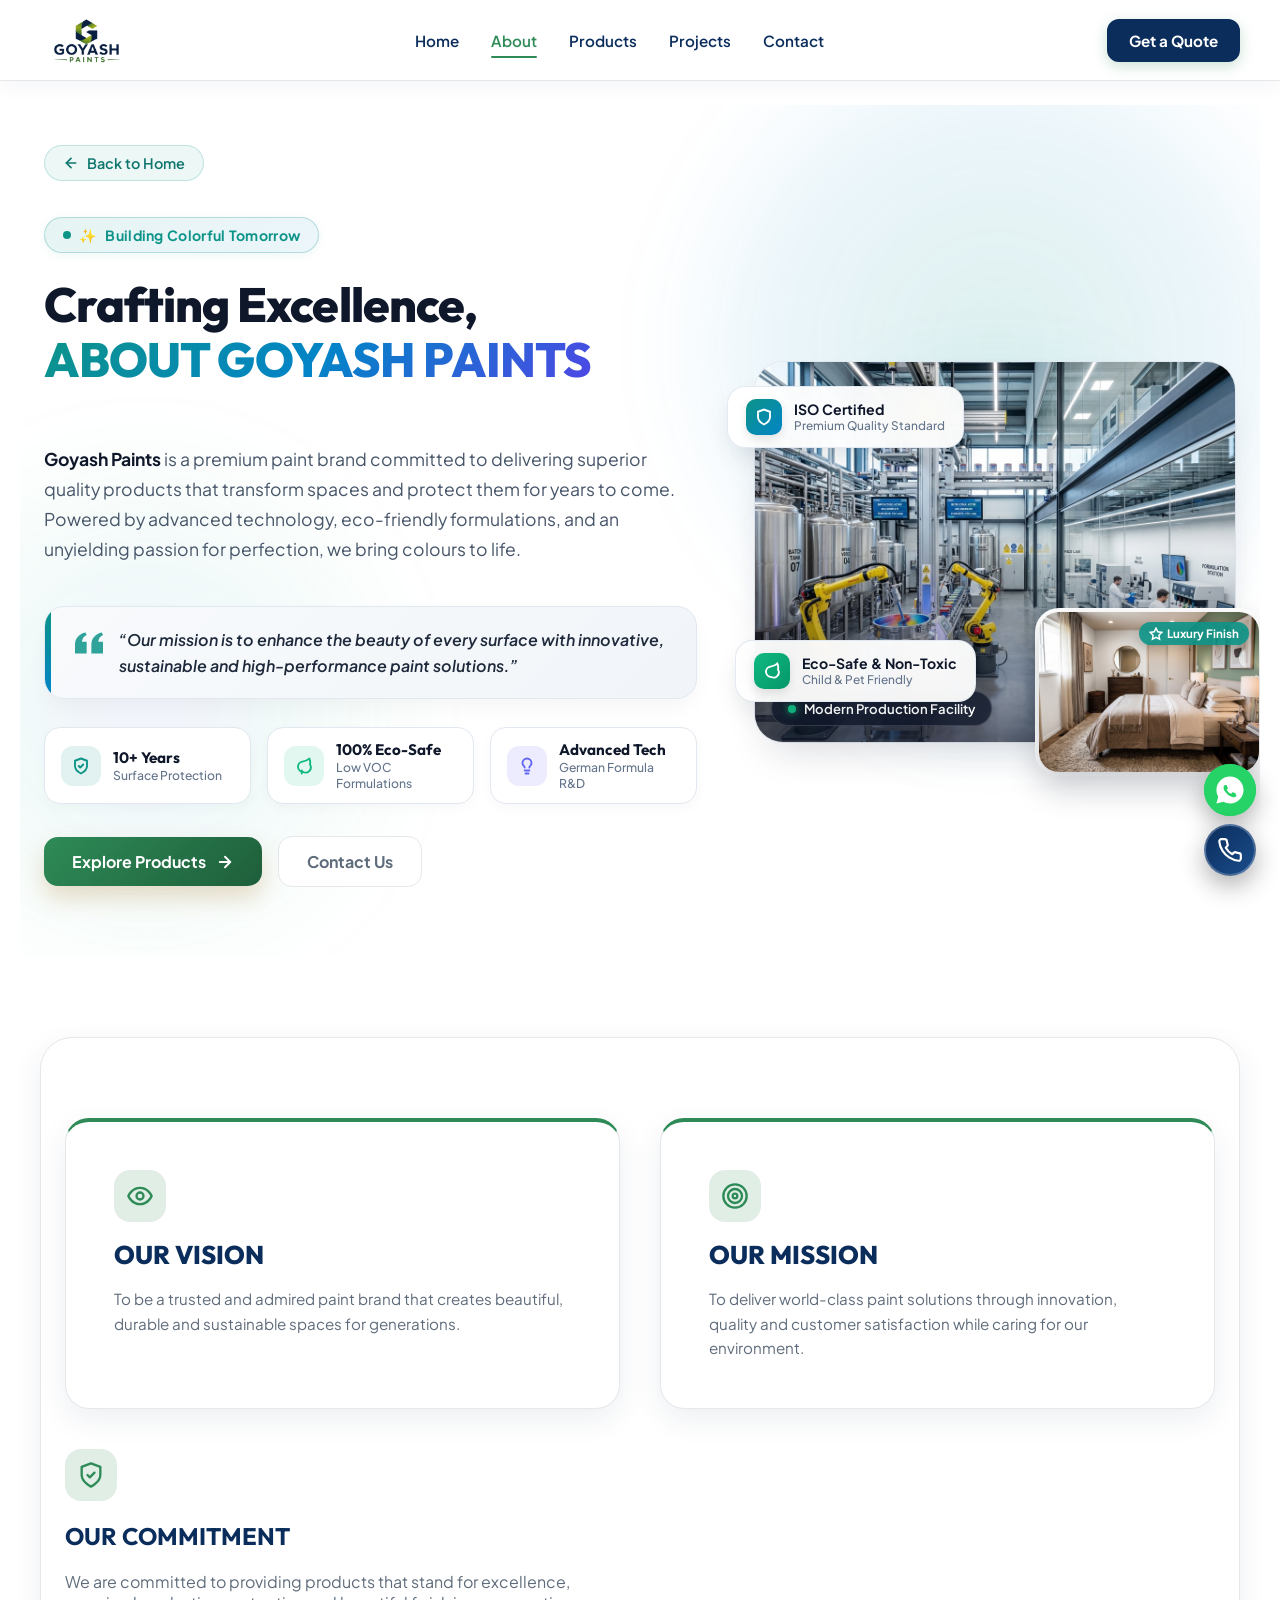
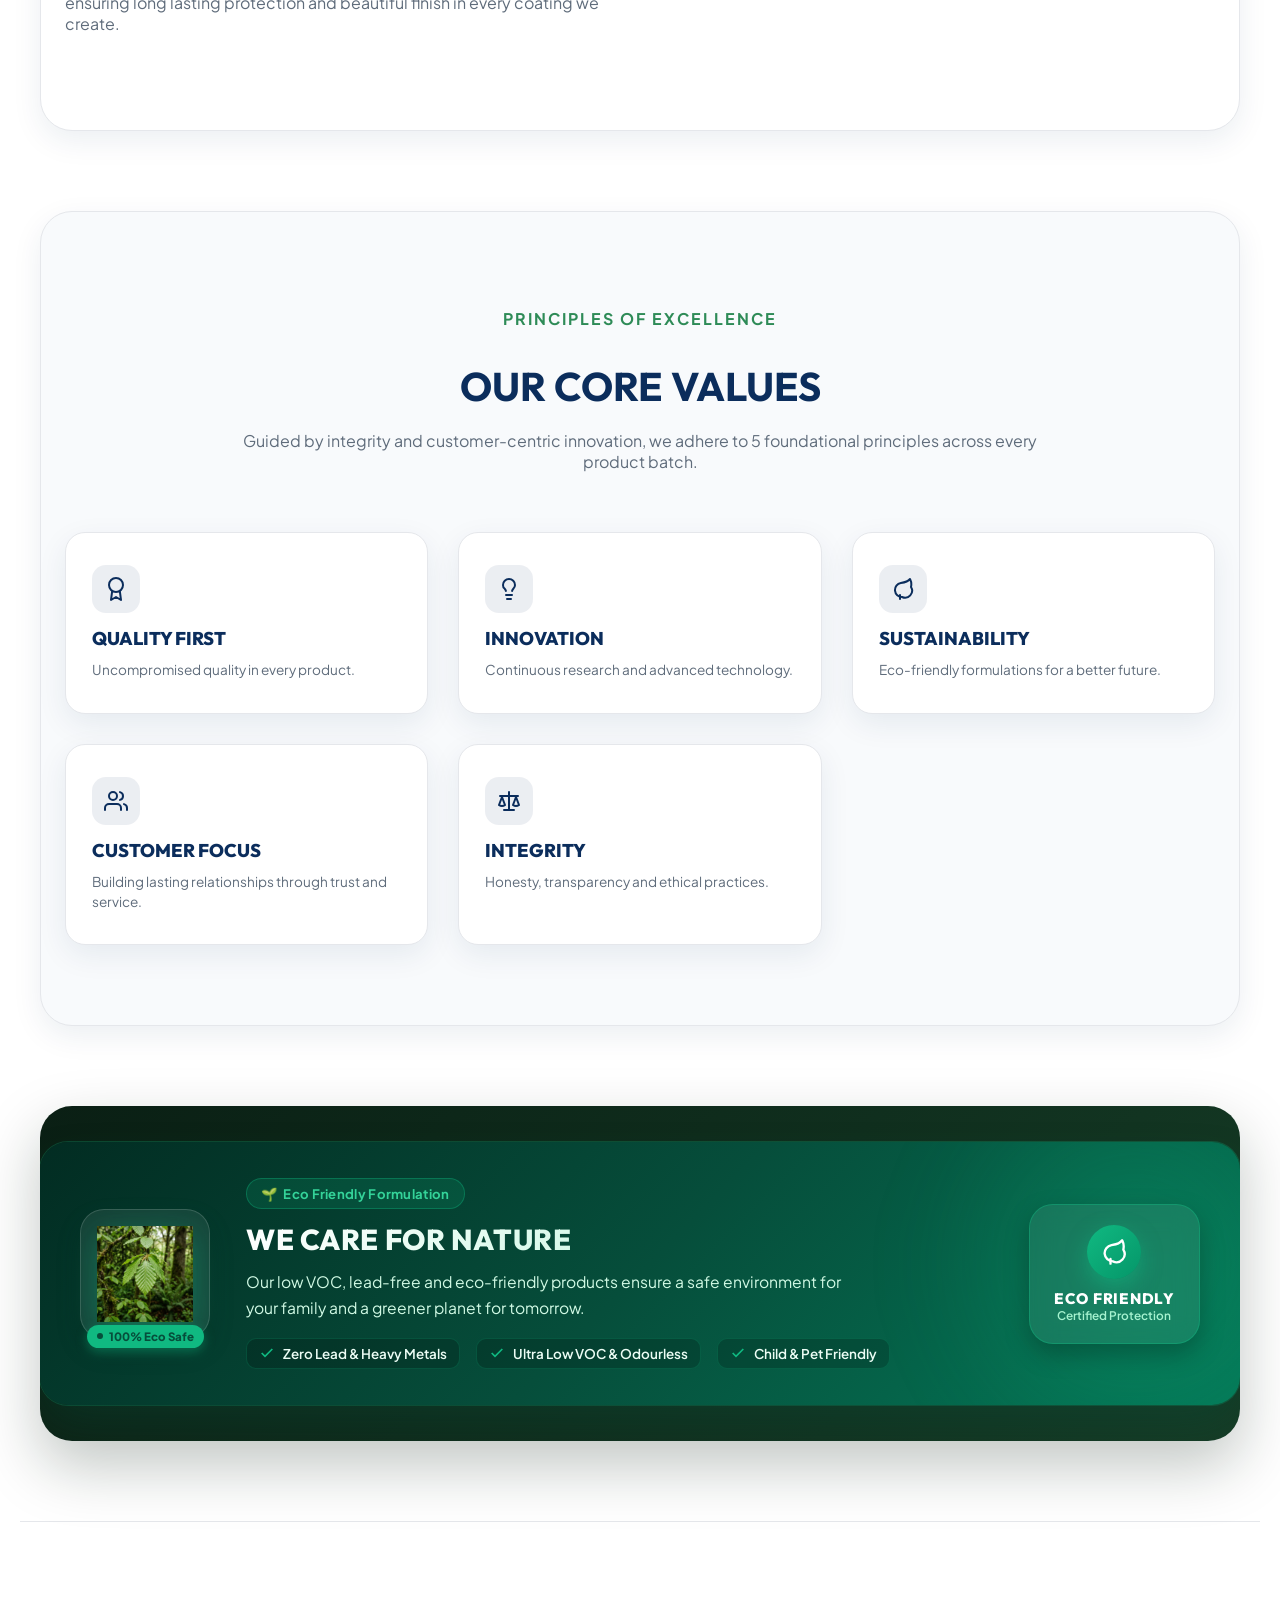
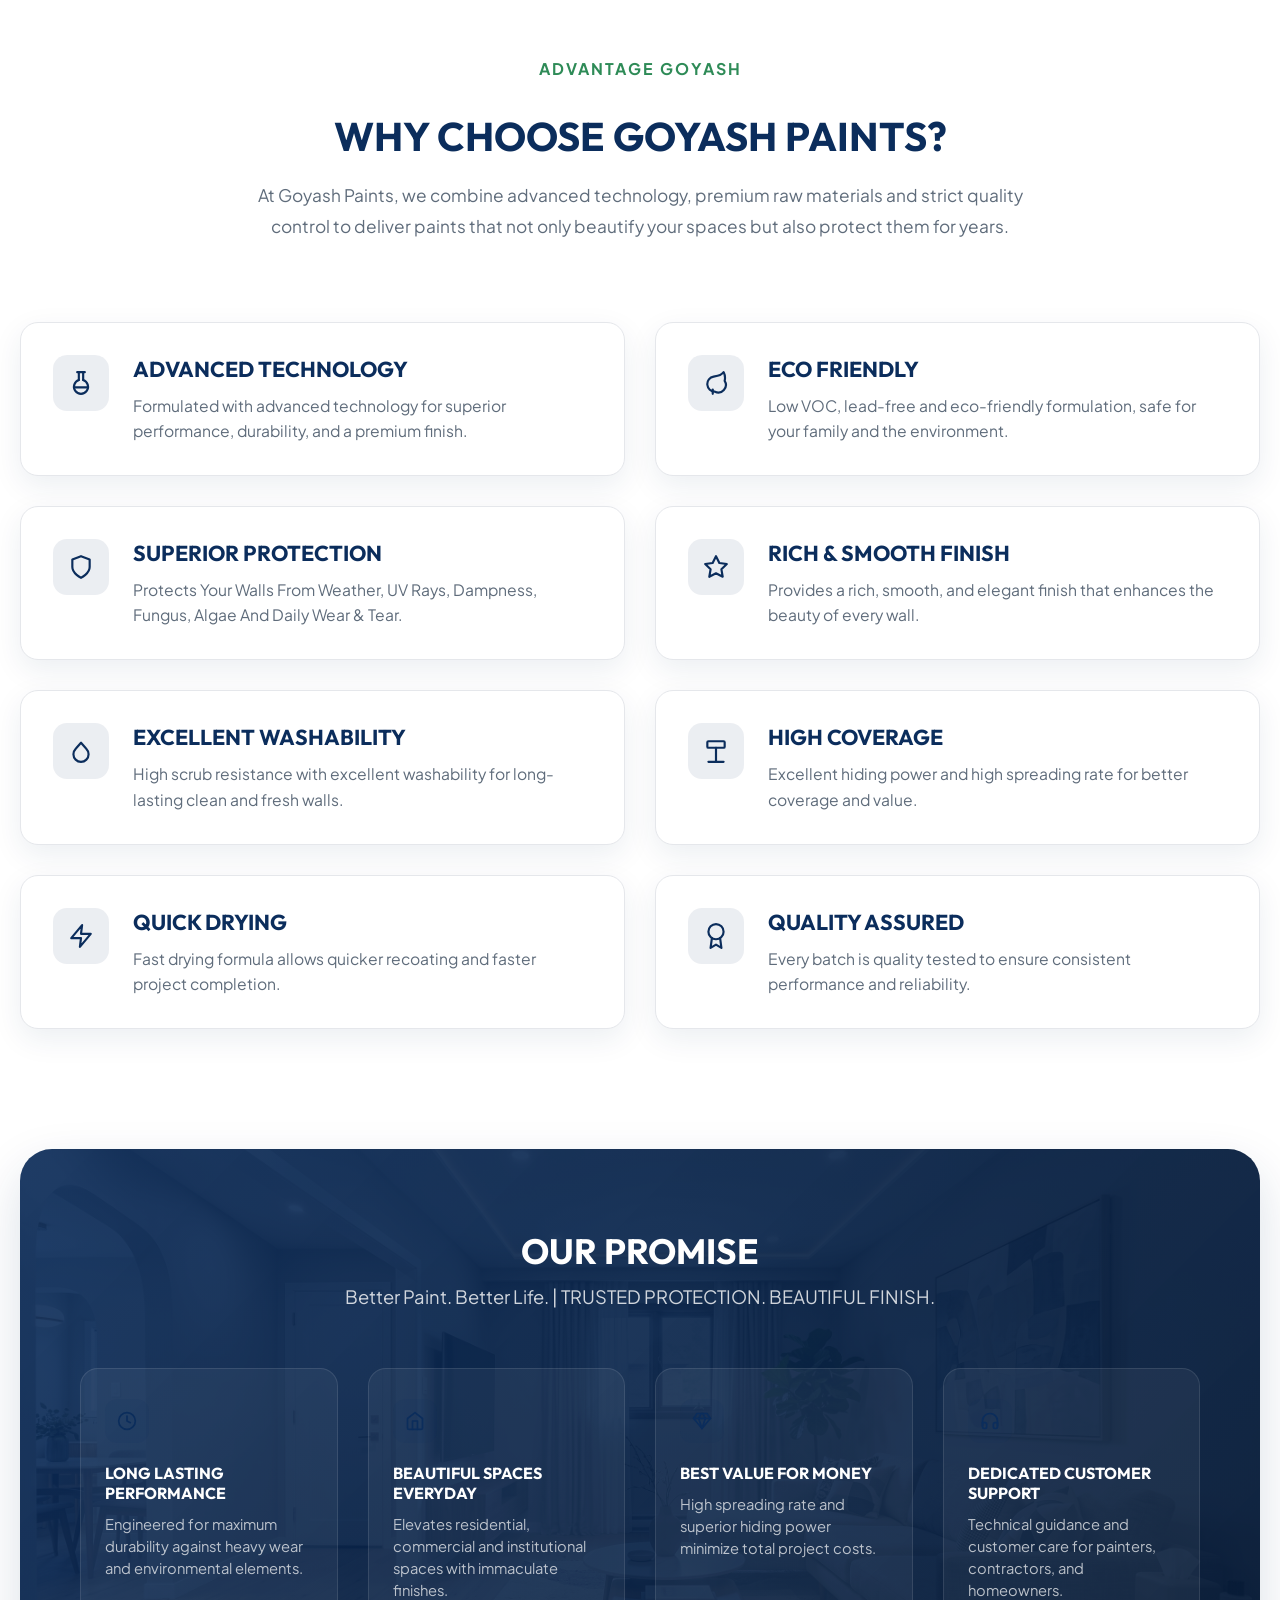
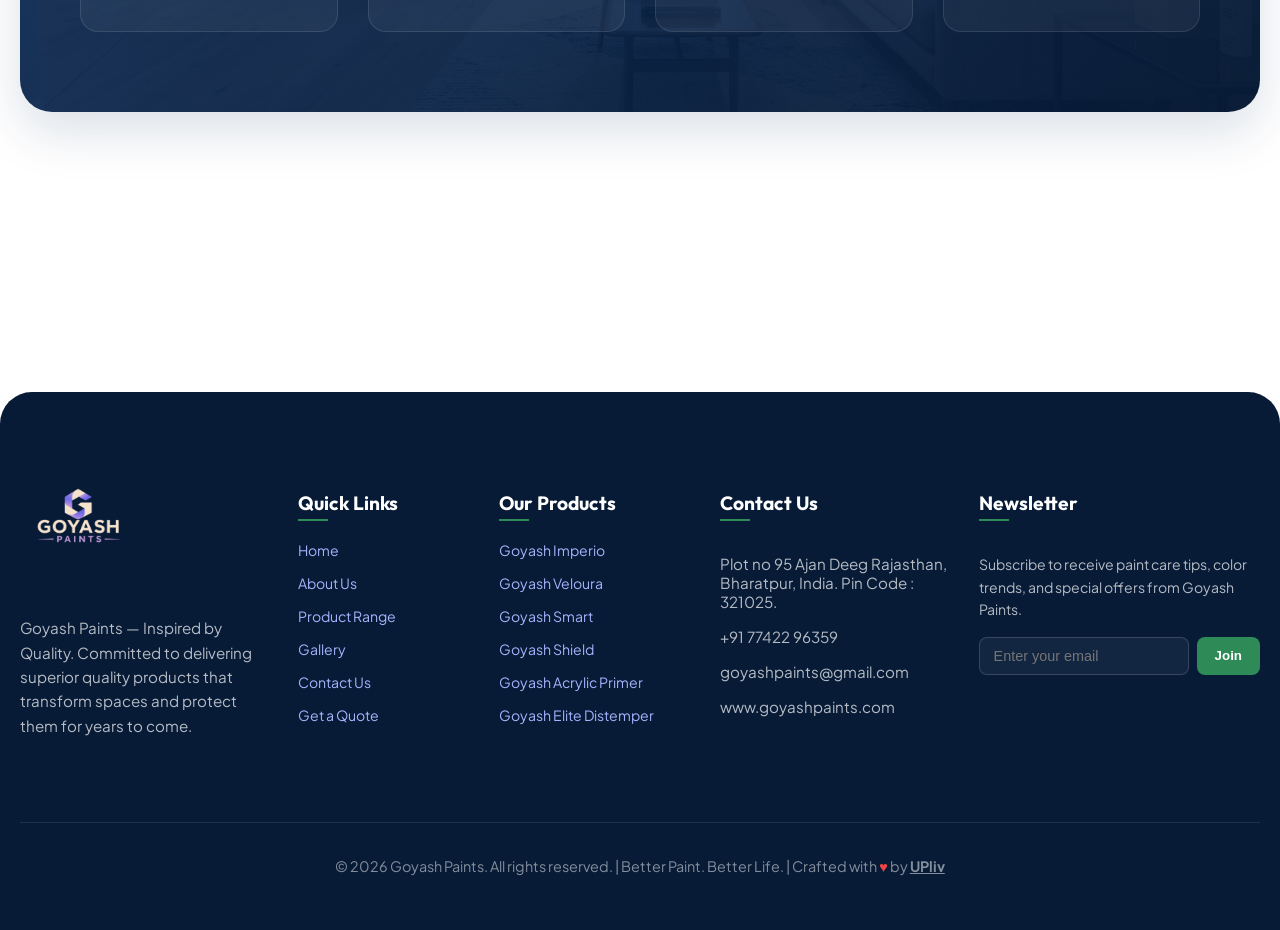
<file: about.html>
<!DOCTYPE html>
<html lang="en">

<head>
  <meta charset="UTF-8" />
  <meta name="viewport" content="width=device-width, initial-scale=1.0" />
  <title>About Goyash Paints | Building Colorful Tomorrow</title>
  <meta name="description"
    content="Learn about Goyash Paints, a premium paint brand committed to delivering superior quality products, advanced technology, eco-friendly formulations, and long-lasting protection." />
  <link rel="preconnect" href="https://fonts.googleapis.com" />
  <link rel="preconnect" href="https://fonts.gstatic.com" crossorigin />
  <link
    href="https://fonts.googleapis.com/css2?family=Outfit:wght@300;400;500;600;700;800;900&family=Plus+Jakarta+Sans:wght@300;400;500;600;700;800&display=swap"
    rel="stylesheet" />
  <link rel="stylesheet" href="styles.css?v=1.0.4" />
  <link rel="icon" type="image/jpeg" href="favicon.jpeg" />
</head>

<body>
  <!-- Premium Navigation Header -->
  <header class="main-header">
    <nav class="navbar">
      <div class="nav-container">
        <a href="index.html" class="nav-logo" aria-label="Goyash Paints Home">
          <img src="original-logo.jpeg" alt="Goyash Paints Logo" class="logo-img" />
        </a>

        <button class="nav-toggle" id="nav-toggle" aria-label="Toggle Navigation Menu" aria-expanded="false">
          <span class="hamburger-bar"></span>
          <span class="hamburger-bar"></span>
          <span class="hamburger-bar"></span>
        </button>

        <ul class="nav-menu">
          <li><a href="index.html">Home</a></li>
          <li><a href="about.html" class="active">About</a></li>
          <li><a href="products.html">Products</a></li>
          <li><a href="projects.html">Projects</a></li>
          <li><a href="contact.html">Contact</a></li>
          <li class="mobile-quote-item"><a href="quote.html" class="nav-btn-mobile">Get a Quote</a></li>
        </ul>
        <div class="nav-actions">
          <a href="quote.html" class="btn-nav">Get a Quote</a>
        </div>
      </div>
    </nav>
  </header>

  <div class="page-shell">
    <!-- Hero Banner - Ultra Modern Redesign -->
    <section class="about-hero-modern" id="about-hero">
      <div class="about-hero-bg-glow"></div>
      <div class="about-hero-bg-mesh"></div>

      <div class="about-hero-container">
        <a href="index.html" class="back-link-modern">
          <svg xmlns="http://www.w3.org/2000/svg" width="16" height="16" viewBox="0 0 24 24" fill="none"
            stroke="currentColor" stroke-width="2.5" stroke-linecap="round" stroke-linejoin="round">
            <line x1="19" y1="12" x2="5" y2="12"></line>
            <polyline points="12 19 5 12 12 5"></polyline>
          </svg>
          Back to Home
        </a>

        <div class="about-hero-grid-modern">
          <!-- Left Column: Content -->
          <div class="about-hero-content-modern">
            <div class="about-hero-badge">
              <span class="badge-pulse"></span>
              <span class="badge-icon">✨</span>
              <span>Building Colorful Tomorrow</span>
            </div>

            <h1 class="about-hero-title">
              Crafting Excellence, <br />
              <span class="gradient-text">ABOUT GOYASH PAINTS</span>
            </h1>

            <p class="about-hero-lead">
              <strong>Goyash Paints</strong> is a premium paint brand committed to delivering superior quality products
              that transform spaces and protect them for years to come. Powered by advanced technology, eco-friendly
              formulations, and an unyielding passion for perfection, we bring colours to life.
            </p>

            <div class="about-mission-quote-card">
              <div class="quote-bar"></div>
              <div class="quote-content">
                <svg class="quote-icon" xmlns="http://www.w3.org/2000/svg" width="28" height="28" viewBox="0 0 24 24"
                  fill="currentColor">
                  <path
                    d="M14.017 21v-7.391c0-5.704 3.731-9.57 8.983-10.609l.995 2.151c-2.432.917-3.995 3.638-3.995 5.849h4v10h-9.983zm-14.017 0v-7.391c0-5.704 3.748-9.57 9-10.609l.996 2.151c-2.433.917-3.996 3.638-3.996 5.849h3.983v10h-9.983z" />
                </svg>
                <p>“Our mission is to enhance the beauty of every surface with innovative, sustainable and
                  high-performance paint solutions.”</p>
              </div>
            </div>

            <!-- Quick Highlights / Stats Grid -->
            <div class="about-hero-stats">
              <div class="stat-pill">
                <div class="stat-icon" style="background: rgba(13,148,136,0.12); color: #0d9488;">
                  <svg xmlns="http://www.w3.org/2000/svg" width="18" height="18" viewBox="0 0 24 24" fill="none"
                    stroke="currentColor" stroke-width="2.5" stroke-linecap="round" stroke-linejoin="round">
                    <path d="M12 22s8-4 8-10V5l-8-3-8 3v7c0 6 8 10 8 10z"></path>
                    <path d="m9 12 2 2 4-4"></path>
                  </svg>
                </div>
                <div>
                  <strong>10+ Years</strong>
                  <span>Surface Protection</span>
                </div>
              </div>

              <div class="stat-pill">
                <div class="stat-icon" style="background: rgba(16,185,129,0.12); color: #10b981;">
                  <svg xmlns="http://www.w3.org/2000/svg" width="18" height="18" viewBox="0 0 24 24" fill="none"
                    stroke="currentColor" stroke-width="2.5" stroke-linecap="round" stroke-linejoin="round">
                    <path d="M11 20A7 7 0 0 1 9.8 6.1C15.5 5 17 4.48 19 2c1 2 2 3.5 1 8a7 7 0 0 1-9 10z"></path>
                    <path d="M9 22v-4"></path>
                  </svg>
                </div>
                <div>
                  <strong>100% Eco-Safe</strong>
                  <span>Low VOC Formulations</span>
                </div>
              </div>

              <div class="stat-pill">
                <div class="stat-icon" style="background: rgba(99,102,241,0.12); color: #6366f1;">
                  <svg xmlns="http://www.w3.org/2000/svg" width="18" height="18" viewBox="0 0 24 24" fill="none"
                    stroke="currentColor" stroke-width="2.5" stroke-linecap="round" stroke-linejoin="round">
                    <path d="M9 18h6"></path>
                    <path d="M10 22h4"></path>
                    <path
                      d="M15.09 14c.18-.98.65-1.74 1.41-2.5A4.65 4.65 0 0 0 18 8 6 6 0 0 0 6 8c0 1.55.6 2.87 1.5 3.5.76.76 1.23 1.52 1.41 2.5">
                    </path>
                  </svg>
                </div>
                <div>
                  <strong>Advanced Tech</strong>
                  <span>German Formula R&D</span>
                </div>
              </div>
            </div>

            <div class="about-hero-actions">
              <a href="products.html" class="btn btn-primary btn-hero-modern">
                <span>Explore Products</span>
                <svg xmlns="http://www.w3.org/2000/svg" width="18" height="18" viewBox="0 0 24 24" fill="none"
                  stroke="currentColor" stroke-width="2.5" stroke-linecap="round" stroke-linejoin="round">
                  <line x1="5" y1="12" x2="19" y2="12"></line>
                  <polyline points="12 5 19 12 12 19"></polyline>
                </svg>
              </a>
              <a href="contact.html" class="btn btn-secondary btn-hero-modern">Contact Us</a>
            </div>
          </div>

          <!-- Right Column: Visual Showcase -->
          <div class="about-hero-visual-modern">
            <div class="hero-visual-ambient"></div>

            <div class="hero-card-main">
              <div class="hero-img-primary-wrap">
                <img src="goyash_factory_rd_center.png" alt="Goyash Paints Manufacturing Facility"
                  class="hero-img-primary" />
                <div class="hero-img-overlay"></div>
                <div class="primary-img-label">
                  <span class="label-dot"></span> Modern Production Facility
                </div>
              </div>

              <div class="hero-img-secondary-wrap">
                <img src="Bedroom Elegance After.jpeg" alt="Goyash Paints Architectural Finish"
                  class="hero-img-secondary" />
                <div class="secondary-img-badge">
                  <svg xmlns="http://www.w3.org/2000/svg" width="14" height="14" viewBox="0 0 24 24" fill="none"
                    stroke="currentColor" stroke-width="2.5">
                    <polygon
                      points="12 2 15.09 8.26 22 9.27 17 14.14 18.18 21.02 12 17.77 5.82 21.02 7 14.14 2 9.27 8.91 8.26 12 2">
                    </polygon>
                  </svg>
                  <span>Luxury Finish</span>
                </div>
              </div>

              <div class="floating-badge badge-top-left">
                <div class="floating-badge-icon" style="background: linear-gradient(135deg, #0d9488, #0284c7);">
                  <svg xmlns="http://www.w3.org/2000/svg" width="18" height="18" viewBox="0 0 24 24" fill="none"
                    stroke="#fff" stroke-width="2.5">
                    <path d="M12 22s8-4 8-10V5l-8-3-8 3v7c0 6 8 10 8 10z"></path>
                  </svg>
                </div>
                <div class="floating-badge-text">
                  <strong>ISO Certified</strong>
                  <span>Premium Quality Standard</span>
                </div>
              </div>

              <div class="floating-badge badge-bottom-right">
                <div class="floating-badge-icon" style="background: linear-gradient(135deg, #10b981, #059669);">
                  <svg xmlns="http://www.w3.org/2000/svg" width="18" height="18" viewBox="0 0 24 24" fill="none"
                    stroke="#fff" stroke-width="2.5">
                    <path d="M11 20A7 7 0 0 1 9.8 6.1C15.5 5 17 4.48 19 2c1 2 2 3.5 1 8a7 7 0 0 1-9 10z"></path>
                  </svg>
                </div>
                <div class="floating-badge-text">
                  <strong>Eco-Safe & Non-Toxic</strong>
                  <span>Child & Pet Friendly</span>
                </div>
              </div>

            </div>
          </div>

        </div>
      </div>
    </section>

    <!-- Vision, Mission, Commitment Pillars (Page 2 PDF) -->
    <section class="vision-mission-section" id="pillars" aria-label="Vision Mission and Commitment">
      <div class="vision-mission-grid three-col-grid">
        <!-- Vision Card -->
        <div class="vision-card fade-in-card" style="--card-index: 1;">
          <div class="vm-icon-wrap">
            <svg xmlns="http://www.w3.org/2000/svg" viewBox="0 0 24 24" fill="none" stroke="currentColor"
              stroke-width="2" stroke-linecap="round" stroke-linejoin="round">
              <path d="M2 12s3-7 10-7 10 7 10 7-3 7-10 7-10-7-10-7z"></path>
              <circle cx="12" cy="12" r="3"></circle>
            </svg>
          </div>
          <h2>OUR VISION</h2>
          <p>
            To be a trusted and admired paint brand that creates beautiful, durable and sustainable spaces for
            generations.
          </p>
        </div>

        <!-- Mission Card -->
        <div class="mission-card fade-in-card" style="--card-index: 2;">
          <div class="vm-icon-wrap">
            <svg xmlns="http://www.w3.org/2000/svg" viewBox="0 0 24 24" fill="none" stroke="currentColor"
              stroke-width="2" stroke-linecap="round" stroke-linejoin="round">
              <circle cx="12" cy="12" r="10"></circle>
              <circle cx="12" cy="12" r="6"></circle>
              <circle cx="12" cy="12" r="2"></circle>
            </svg>
          </div>
          <h2>OUR MISSION</h2>
          <p>
            To deliver world-class paint solutions through innovation, quality and customer satisfaction while caring
            for our environment.
          </p>
        </div>

        <!-- Commitment Card -->
        <div class="commitment-card fade-in-card" style="--card-index: 3;">
          <div class="vm-icon-wrap">
            <svg xmlns="http://www.w3.org/2000/svg" viewBox="0 0 24 24" fill="none" stroke="currentColor"
              stroke-width="2" stroke-linecap="round" stroke-linejoin="round">
              <path d="M12 22s8-4 8-10V5l-8-3-8 3v7c0 6 8 10 8 10z"></path>
              <path d="m9 12 2 2 4-4"></path>
            </svg>
          </div>
          <h2>OUR COMMITMENT</h2>
          <p>
            We are committed to providing products that stand for excellence, ensuring long lasting protection and
            beautiful finish in every coating we create.
          </p>
        </div>
      </div>
    </section>

    <!-- OUR CORE VALUES (Page 2 PDF) -->
    <section class="different-section" id="core-values" aria-label="Our Core Values">
      <div class="different-header">
        <p class="section-eyebrow">Principles of Excellence</p>
        <h2 class="section-title">OUR CORE VALUES</h2>
        <p class="section-description">
          Guided by integrity and customer-centric innovation, we adhere to 5 foundational principles across every
          product batch.
        </p>
      </div>

      <div class="different-grid values-5-grid">
        <div class="diff-card fade-in-card" style="--card-index: 1;">
          <div class="diff-icon">
            <svg xmlns="http://www.w3.org/2000/svg" viewBox="0 0 24 24" fill="none" stroke="currentColor"
              stroke-width="2" stroke-linecap="round" stroke-linejoin="round">
              <circle cx="12" cy="8" r="7"></circle>
              <path d="M8.21 13.89 7 23l5-3 5 3-1.21-9.12"></path>
            </svg>
          </div>
          <h3>QUALITY FIRST</h3>
          <p>Uncompromised quality in every product.</p>
        </div>

        <div class="diff-card fade-in-card" style="--card-index: 2;">
          <div class="diff-icon">
            <svg xmlns="http://www.w3.org/2000/svg" viewBox="0 0 24 24" fill="none" stroke="currentColor"
              stroke-width="2" stroke-linecap="round" stroke-linejoin="round">
              <path d="M9 18h6"></path>
              <path d="M10 22h4"></path>
              <path
                d="M15.09 14c.18-.98.65-1.74 1.41-2.5A4.65 4.65 0 0 0 18 8 6 6 0 0 0 6 8c0 1.55.6 2.87 1.5 3.5.76.76 1.23 1.52 1.41 2.5">
              </path>
            </svg>
          </div>
          <h3>INNOVATION</h3>
          <p>Continuous research and advanced technology.</p>
        </div>

        <div class="diff-card fade-in-card" style="--card-index: 3;">
          <div class="diff-icon">
            <svg xmlns="http://www.w3.org/2000/svg" viewBox="0 0 24 24" fill="none" stroke="currentColor"
              stroke-width="2" stroke-linecap="round" stroke-linejoin="round">
              <path d="M11 20A7 7 0 0 1 9.8 6.1C15.5 5 17 4.48 19 2c1 2 2 3.5 1 8a7 7 0 0 1-9 10z"></path>
              <path d="M9 22v-4"></path>
            </svg>
          </div>
          <h3>SUSTAINABILITY</h3>
          <p>Eco-friendly formulations for a better future.</p>
        </div>

        <div class="diff-card fade-in-card" style="--card-index: 4;">
          <div class="diff-icon">
            <svg xmlns="http://www.w3.org/2000/svg" viewBox="0 0 24 24" fill="none" stroke="currentColor"
              stroke-width="2" stroke-linecap="round" stroke-linejoin="round">
              <path d="M17 21v-2a4 4 0 0 0-4-4H5a4 4 0 0 0-4 4v2"></path>
              <circle cx="9" cy="7" r="4"></circle>
              <path d="M23 21v-2a4 4 0 0 0-3-3.87"></path>
              <path d="M16 3.13a4 4 0 0 1 0 7.75"></path>
            </svg>
          </div>
          <h3>CUSTOMER FOCUS</h3>
          <p>Building lasting relationships through trust and service.</p>
        </div>

        <div class="diff-card fade-in-card" style="--card-index: 5;">
          <div class="diff-icon">
            <svg xmlns="http://www.w3.org/2000/svg" viewBox="0 0 24 24" fill="none" stroke="currentColor"
              stroke-width="2" stroke-linecap="round" stroke-linejoin="round">
              <path d="m16 16 3-8 3 8c-.87.65-1.92 1-3 1s-2.13-.35-3-1Z"></path>
              <path d="m2 16 3-8 3 8c-.87.65-1.92 1-3 1s-2.13-.35-3-1Z"></path>
              <path d="M7 21h10"></path>
              <path d="M12 3v18"></path>
              <path d="M3 7h18"></path>
            </svg>
          </div>
          <h3>INTEGRITY</h3>
          <p>Honesty, transparency and ethical practices.</p>
        </div>
      </div>
    </section>

    <!-- WE CARE FOR NATURE BANNER - Redesigned Modern Format -->
    <section class="sustainability-section" aria-label="We Care For Nature">
      <div class="nature-banner-redesign fade-in-card" style="--card-index: 1;">
        <div class="nature-bg-glow"></div>
        
        <div class="nature-card-grid">
          <!-- Left Visual: Image & Glow Badge -->
          <div class="nature-visual-col">
            <div class="nature-img-wrap">
              <img src="sustainability_nature_leaf.png" alt="Eco Friendly Goyash Paints Formulation" class="nature-leaf-img" />
              <div class="nature-img-badge">
                <span class="nature-badge-dot"></span>
                <span>100% Eco Safe</span>
              </div>
            </div>
          </div>

          <!-- Middle Content: Details -->
          <div class="nature-content-col">
            <div class="nature-pill-eyebrow">
              <span class="leaf-icon">🌱</span>
              <span>Eco Friendly Formulation</span>
            </div>
            <h3 class="nature-title">WE CARE FOR NATURE</h3>
            <p class="nature-desc">
              Our low VOC, lead-free and eco-friendly products ensure a safe environment for your family and a greener planet for tomorrow.
            </p>
            <div class="nature-features-list">
              <div class="nature-feat-item">
                <svg xmlns="http://www.w3.org/2000/svg" width="16" height="16" viewBox="0 0 24 24" fill="none" stroke="#10b981" stroke-width="2.5"><polyline points="20 6 9 17 4 12"></polyline></svg>
                <span>Zero Lead & Heavy Metals</span>
              </div>
              <div class="nature-feat-item">
                <svg xmlns="http://www.w3.org/2000/svg" width="16" height="16" viewBox="0 0 24 24" fill="none" stroke="#10b981" stroke-width="2.5"><polyline points="20 6 9 17 4 12"></polyline></svg>
                <span>Ultra Low VOC & Odourless</span>
              </div>
              <div class="nature-feat-item">
                <svg xmlns="http://www.w3.org/2000/svg" width="16" height="16" viewBox="0 0 24 24" fill="none" stroke="#10b981" stroke-width="2.5"><polyline points="20 6 9 17 4 12"></polyline></svg>
                <span>Child & Pet Friendly</span>
              </div>
            </div>
          </div>

          <!-- Right Seal / Badge -->
          <div class="nature-seal-col">
            <div class="eco-seal-badge">
              <div class="seal-icon-glow">
                <svg xmlns="http://www.w3.org/2000/svg" width="28" height="28" viewBox="0 0 24 24" fill="none" stroke="currentColor" stroke-width="2" stroke-linecap="round" stroke-linejoin="round"><path d="M11 20A7 7 0 0 1 9.8 6.1C15.5 5 17 4.48 19 2c1 2 2 3.5 1 8a7 7 0 0 1-9 10z"></path><path d="M9 22v-4"></path></svg>
              </div>
              <div class="seal-text-wrap">
                <strong class="seal-text-title">ECO FRIENDLY</strong>
                <span class="seal-text-sub">Certified Protection</span>
              </div>
            </div>
          </div>
        </div>
      </div>
    </section>

    <!-- WHY CHOOSE GOYASH PAINTS (Page 3 PDF) -->
    <section class="why-choose-section" id="why-choose" aria-label="Why Choose Goyash Paints">
      <div class="why-choose-header">
        <p class="section-eyebrow">Advantage Goyash</p>
        <h2 class="section-title">WHY CHOOSE GOYASH PAINTS?</h2>
        <p class="section-description">
          At Goyash Paints, we combine advanced technology, premium raw materials and strict quality control to deliver
          paints that not only beautify your spaces but also protect them for years.
        </p>
      </div>

      <div class="features-grid">
        <div class="feature-card fade-in-card" style="--card-index: 1;">
          <div class="card-icon">
            <svg xmlns="http://www.w3.org/2000/svg" viewBox="0 0 24 24" fill="none" stroke="currentColor"
              stroke-width="2" stroke-linecap="round" stroke-linejoin="round">
              <path d="M10 2v7.31"></path>
              <path d="M14 2v7.31"></path>
              <path d="M8.5 2h7"></path>
              <path d="M14 9.3a6.5 6.5 0 1 1-4 0"></path>
              <path d="M5.52 16h12.96"></path>
            </svg>
          </div>
          <div class="feature-content">
            <h3>ADVANCED TECHNOLOGY</h3>
            <p>Formulated with advanced technology for superior performance, durability, and a premium finish.</p>
          </div>
        </div>

        <div class="feature-card fade-in-card" style="--card-index: 2;">
          <div class="card-icon">
            <svg xmlns="http://www.w3.org/2000/svg" viewBox="0 0 24 24" fill="none" stroke="currentColor"
              stroke-width="2" stroke-linecap="round" stroke-linejoin="round">
              <path d="M11 20A7 7 0 0 1 9.8 6.1C15.5 5 17 4.48 19 2c1 2 2 3.5 1 8a7 7 0 0 1-9 10z"></path>
              <path d="M9 22v-4"></path>
            </svg>
          </div>
          <div class="feature-content">
            <h3>ECO FRIENDLY</h3>
            <p>Low VOC, lead-free and eco-friendly formulation, safe for your family and the environment.</p>
          </div>
        </div>

        <div class="feature-card fade-in-card" style="--card-index: 3;">
          <div class="card-icon">
            <svg xmlns="http://www.w3.org/2000/svg" viewBox="0 0 24 24" fill="none" stroke="currentColor"
              stroke-width="2" stroke-linecap="round" stroke-linejoin="round">
              <path d="M12 22s8-4 8-10V5l-8-3-8 3v7c0 6 8 10 8 10z"></path>
            </svg>
          </div>
          <div class="feature-content">
            <h3>SUPERIOR PROTECTION</h3>
            <p>Protects Your Walls From Weather, UV Rays, Dampness, Fungus, Algae And Daily Wear &amp; Tear.</p>
          </div>
        </div>

        <div class="feature-card fade-in-card" style="--card-index: 4;">
          <div class="card-icon">
            <svg xmlns="http://www.w3.org/2000/svg" viewBox="0 0 24 24" fill="none" stroke="currentColor"
              stroke-width="2" stroke-linecap="round" stroke-linejoin="round">
              <polygon
                points="12 2 15.09 8.26 22 9.27 17 14.14 18.18 21.02 12 17.77 5.82 21.02 7 14.14 2 9.27 8.91 8.26 12 2">
              </polygon>
            </svg>
          </div>
          <div class="feature-content">
            <h3>RICH &amp; SMOOTH FINISH</h3>
            <p>Provides a rich, smooth, and elegant finish that enhances the beauty of every wall.</p>
          </div>
        </div>

        <div class="feature-card fade-in-card" style="--card-index: 5;">
          <div class="card-icon">
            <svg xmlns="http://www.w3.org/2000/svg" viewBox="0 0 24 24" fill="none" stroke="currentColor"
              stroke-width="2" stroke-linecap="round" stroke-linejoin="round">
              <path d="M12 22a7 7 0 0 0 7-7c0-2-1-3.9-2.3-5.3L12 4.4 7.3 9.7C6 11.1 5 13 5 15a7 7 0 0 0 7 7z"></path>
            </svg>
          </div>
          <div class="feature-content">
            <h3>EXCELLENT WASHABILITY</h3>
            <p>High scrub resistance with excellent washability for long-lasting clean and fresh walls.</p>
          </div>
        </div>

        <div class="feature-card fade-in-card" style="--card-index: 6;">
          <div class="card-icon">
            <svg xmlns="http://www.w3.org/2000/svg" viewBox="0 0 24 24" fill="none" stroke="currentColor"
              stroke-width="2" stroke-linecap="round" stroke-linejoin="round">
              <rect x="4" y="3" width="16" height="6" rx="1"></rect>
              <path d="M12 9v13"></path>
              <path d="M5 22h14"></path>
            </svg>
          </div>
          <div class="feature-content">
            <h3>HIGH COVERAGE</h3>
            <p>Excellent hiding power and high spreading rate for better coverage and value.</p>
          </div>
        </div>

        <div class="feature-card fade-in-card" style="--card-index: 7;">
          <div class="card-icon">
            <svg xmlns="http://www.w3.org/2000/svg" viewBox="0 0 24 24" fill="none" stroke="currentColor"
              stroke-width="2" stroke-linecap="round" stroke-linejoin="round">
              <polygon points="13 2 3 14 12 14 11 22 21 10 12 10 13 2"></polygon>
            </svg>
          </div>
          <div class="feature-content">
            <h3>QUICK DRYING</h3>
            <p>Fast drying formula allows quicker recoating and faster project completion.</p>
          </div>
        </div>

        <div class="feature-card fade-in-card" style="--card-index: 8;">
          <div class="card-icon">
            <svg xmlns="http://www.w3.org/2000/svg" viewBox="0 0 24 24" fill="none" stroke="currentColor"
              stroke-width="2" stroke-linecap="round" stroke-linejoin="round">
              <circle cx="12" cy="8" r="7"></circle>
              <path d="M8.21 13.89 7 23l5-3 5 3-1.21-9.12"></path>
            </svg>
          </div>
          <div class="feature-content">
            <h3>QUALITY ASSURED</h3>
            <p>Every batch is quality tested to ensure consistent performance and reliability.</p>
          </div>
        </div>
      </div>

      <!-- OUR PROMISE (Page 3 PDF) -->
      <div class="promise-banner">
        <div class="promise-header">
          <h3>OUR PROMISE</h3>
          <p>Better Paint. Better Life. | TRUSTED PROTECTION. BEAUTIFUL FINISH.</p>
        </div>

        <div class="promise-grid">
          <div class="promise-card fade-in-card" style="--card-index: 1;">
            <div class="promise-icon">
              <svg xmlns="http://www.w3.org/2000/svg" viewBox="0 0 24 24" fill="none" stroke="currentColor"
                stroke-width="2" stroke-linecap="round" stroke-linejoin="round">
                <circle cx="12" cy="12" r="10"></circle>
                <polyline points="12 6 12 12 16 14"></polyline>
              </svg>
            </div>
            <div class="promise-content">
              <h4>LONG LASTING PERFORMANCE</h4>
              <p>Engineered for maximum durability against heavy wear and environmental elements.</p>
            </div>
          </div>

          <div class="promise-card fade-in-card" style="--card-index: 2;">
            <div class="promise-icon">
              <svg xmlns="http://www.w3.org/2000/svg" viewBox="0 0 24 24" fill="none" stroke="currentColor"
                stroke-width="2" stroke-linecap="round" stroke-linejoin="round">
                <path d="m3 9 9-7 9 7v11a2 2 0 0 1-2 2H5a2 2 0 0 1-2-2z"></path>
                <polyline points="9 22 9 12 15 12 15 22"></polyline>
              </svg>
            </div>
            <div class="promise-content">
              <h4>BEAUTIFUL SPACES EVERYDAY</h4>
              <p>Elevates residential, commercial and institutional spaces with immaculate finishes.</p>
            </div>
          </div>

          <div class="promise-card fade-in-card" style="--card-index: 3;">
            <div class="promise-icon">
              <svg xmlns="http://www.w3.org/2000/svg" viewBox="0 0 24 24" fill="none" stroke="currentColor"
                stroke-width="2" stroke-linecap="round" stroke-linejoin="round">
                <path d="M6 3h12l4 6-10 12L2 9z"></path>
                <path d="M11 3 8 9l4 12 4-12-3-6"></path>
                <path d="M2 9h20"></path>
              </svg>
            </div>
            <div class="promise-content">
              <h4>BEST VALUE FOR MONEY</h4>
              <p>High spreading rate and superior hiding power minimize total project costs.</p>
            </div>
          </div>

          <div class="promise-card fade-in-card" style="--card-index: 4;">
            <div class="promise-icon">
              <svg xmlns="http://www.w3.org/2000/svg" viewBox="0 0 24 24" fill="none" stroke="currentColor"
                stroke-width="2" stroke-linecap="round" stroke-linejoin="round">
                <path d="M3 18v-6a9 9 0 0 1 18 0v6"></path>
                <path
                  d="M21 19a2 2 0 0 1-2 2h-1a2 2 0 0 1-2-2v-3a2 2 0 0 1 2-2h3zM3 19a2 2 0 0 0 2 2h1a2 2 0 0 0 2-2v-3a2 2 0 0 0-2-2H3z">
                </path>
              </svg>
            </div>
            <div class="promise-content">
              <h4>DEDICATED CUSTOMER SUPPORT</h4>
              <p>Technical guidance and customer care for painters, contractors, and homeowners.</p>
            </div>
          </div>
        </div>
      </div>
    </section>
  </div>

  <!-- Premium Footer -->
  <footer class="footer">
    <div class="footer-container">
      <div class="footer-col company-col">
        <a href="index.html" class="footer-logo" aria-label="Goyash Paints Home">
          <img src="original-logo.jpeg" alt="Goyash Paints Logo" class="logo-img footer-logo-img" />
        </a>
        <p class="footer-about">
          Goyash Paints — Inspired by Quality. Committed to delivering superior quality products that transform spaces
          and protect them for years to come.
        </p>
      </div>

      <div class="footer-col">
        <h3>Quick Links</h3>
        <ul>
          <li><a href="index.html">Home</a></li>
          <li><a href="about.html">About Us</a></li>
          <li><a href="products.html">Product Range</a></li>
          <li><a href="projects.html">Gallery</a></li>
          <li><a href="contact.html">Contact Us</a></li>
          <li><a href="quote.html">Get a Quote</a></li>
        </ul>
      </div>

      <div class="footer-col">
        <h3>Our Products</h3>
        <ul>
          <li><a href="products.html#imperio">Goyash Imperio</a></li>
          <li><a href="products.html#veloura">Goyash Veloura</a></li>
          <li><a href="products.html#smart">Goyash Smart</a></li>
          <li><a href="products.html#shield">Goyash Shield</a></li>
          <li><a href="products.html#primer">Goyash Acrylic Primer</a></li>
          <li><a href="products.html#elite">Goyash Elite Distemper</a></li>
        </ul>
      </div>

      <div class="footer-col contact-col">
        <h3>Contact Us</h3>
        <p class="contact-info">
          <span>Plot no 95 Ajan Deeg Rajasthan, Bharatpur, India. Pin Code : 321025.</span>
        </p>
        <p class="contact-info">
          <span><a href="tel:+917742296359" style="color: inherit; text-decoration: none;">+91 77422 96359</a></span>
        </p>
        <p class="contact-info">
          <span><a href="mailto:goyashpaints@gmail.com"
              style="color: inherit; text-decoration: none;">goyashpaints@gmail.com</a></span>
        </p>
        <p class="contact-info">
          <span><a href="https://www.goyashpaints.com" target="_blank"
              style="color: inherit; text-decoration: none;">www.goyashpaints.com</a></span>
        </p>
      </div>

      <div class="footer-col newsletter-col">
        <h3>Newsletter</h3>
        <p class="footer-about" style="font-size: 0.88rem; margin-bottom: 16px;">
          Subscribe to receive paint care tips, color trends, and special offers from Goyash Paints.
        </p>
        <form class="newsletter-form"
          onsubmit="event.preventDefault(); alert('Thank you for subscribing to Goyash Paints Newsletter!'); this.reset();">
          <input type="email" placeholder="Enter your email" required aria-label="Email address for newsletter" />
          <button type="submit" aria-label="Subscribe to newsletter">Join</button>
        </form>
      </div>
    </div>

    <div class="footer-bottom">
      <p>&copy; 2026 Goyash Paints. All rights reserved. | Better Paint. Better Life. | Crafted with <span
          style="color: #ef4444;">&hearts;</span> by <strong><a href="https://www.theupliv.com" target="_blank"
            rel="noopener noreferrer" style="color: inherit; text-decoration: underline;">UPliv</a></strong></p>
    </div>
  </footer>

  <!-- Floating Contact Buttons -->
  <a href="https://wa.me/917742296359?text=Hi%20Goyash%20Paints%2C%20I%27m%20interested%20in%20your%20paint%20products."
    class="float-btn float-btn-whatsapp" data-label="WhatsApp Us" target="_blank" rel="noopener noreferrer"
    aria-label="WhatsApp us">
    <svg viewBox="0 0 32 32" width="28" height="28" fill="currentColor" xmlns="http://www.w3.org/2000/svg">
      <path
        d="M16 .5C7.44.5.5 7.44.5 16c0 2.83.74 5.5 2.03 7.82L.5 31.5l7.88-2.01A15.45 15.45 0 0 0 16 31.5C24.56 31.5 31.5 24.56 31.5 16S24.56.5 16 .5zm7.73 21.88c-.32.9-1.87 1.72-2.57 1.82-.65.1-1.48.14-2.38-.15-.55-.17-1.25-.4-2.15-.79-3.78-1.64-6.25-5.46-6.44-5.71-.19-.25-1.55-2.07-1.55-3.95S9.5 11 9.83 10.65c.33-.34.72-.43.96-.43l.69.01c.22 0 .52-.08.81.62.3.72 1.03 2.52 1.12 2.7.09.18.15.4.03.64-.12.24-.18.38-.35.59-.17.2-.36.44-.51.59-.17.17-.35.35-.15.69.2.34.89 1.47 1.91 2.38 1.31 1.17 2.42 1.53 2.76 1.7.34.18.54.15.74-.09.2-.24.86-1.01 1.09-1.35.23-.34.46-.28.77-.17.31.11 1.97.93 2.31 1.1.34.17.57.26.65.4.09.14.09.82-.23 1.72z" />
    </svg>
  </a>
  <a href="tel:+917742296359" class="float-btn float-btn-call" data-label="Call Us" aria-label="Call us">
    <svg xmlns="http://www.w3.org/2000/svg" width="24" height="24" viewBox="0 0 24 24" fill="none" stroke="currentColor"
      stroke-width="2" stroke-linecap="round" stroke-linejoin="round">
      <path
        d="M22 16.92v3a2 2 0 0 1-2.18 2 19.79 19.79 0 0 1-8.63-3.07 19.5 19.5 0 0 1-6-6 19.79 19.79 0 0 1-3.07-8.67A2 2 0 0 1 4.11 2h3a2 2 0 0 1 2 1.72 12.84 12.84 0 0 0 .7 2.81 2 2 0 0 1-.45 2.11L8.09 9.91a16 16 0 0 0 6 6l1.27-1.27a2 2 0 0 1 2.11-.45 12.84 12.84 0 0 0 2.81.7A2 2 0 0 1 22 16.92z">
      </path>
    </svg>
  </a>

  <script src="script.js?v=1.0.4"></script>
</body>

</html>
</file>
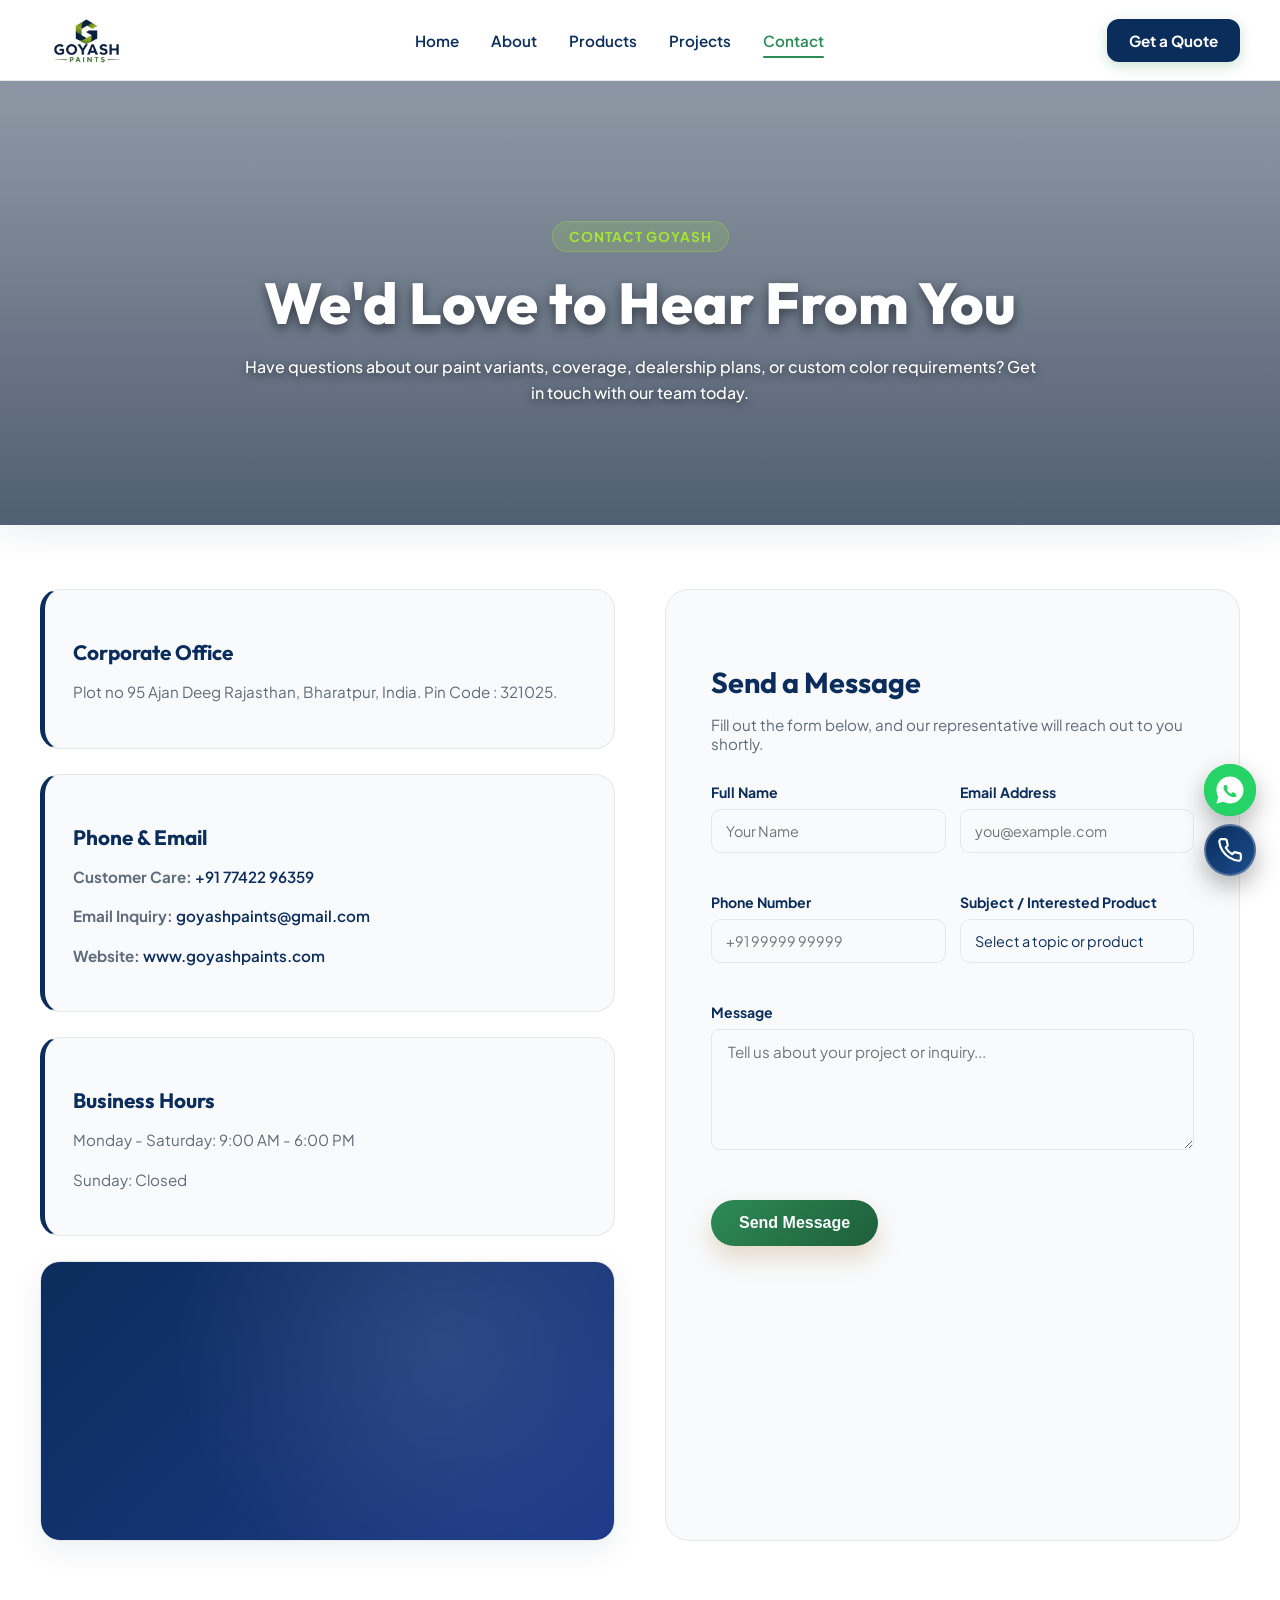
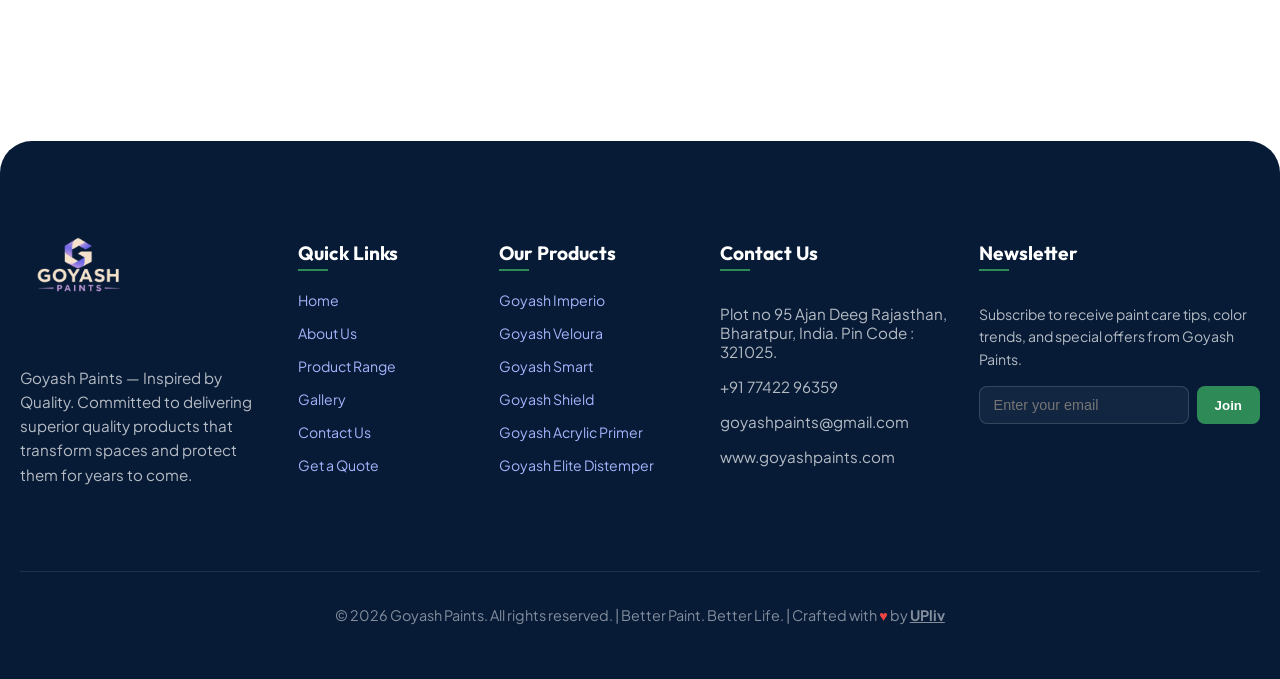
<file: contact.html>
<!DOCTYPE html>
<html lang="en">
  <head>
    <meta charset="UTF-8" />
    <meta name="viewport" content="width=device-width, initial-scale=1.0" />
    <title>Contact Us | Goyash Paints</title>
    <meta
      name="description"
      content="Get in touch with Goyash Paints. Contact our support team for product inquiries, dealership opportunities, technical guidance, and site estimates."
    />
    <link rel="preconnect" href="https://fonts.googleapis.com" />
    <link rel="preconnect" href="https://fonts.gstatic.com" crossorigin />
    <link
      href="https://fonts.googleapis.com/css2?family=Outfit:wght@300;400;500;600;700;800;900&family=Plus+Jakarta+Sans:wght@300;400;500;600;700;800&display=swap"
      rel="stylesheet"
    />
    <link rel="stylesheet" href="styles.css?v=1.0.4" />
    <link rel="icon" type="image/jpeg" href="favicon.jpeg" />
  </head>
  <body>
    <!-- Premium Navigation Header -->
    <header class="main-header">
      <nav class="navbar">
        <div class="nav-container">
          <a href="index.html" class="nav-logo" aria-label="Goyash Paints Home">
            <img src="original-logo.jpeg" alt="Goyash Paints Logo" class="logo-img" />
          </a>
          <button class="nav-toggle" id="nav-toggle" aria-label="Toggle Navigation Menu" aria-expanded="false">
            <span class="hamburger-bar"></span>
            <span class="hamburger-bar"></span>
            <span class="hamburger-bar"></span>
          </button>
          <ul class="nav-menu">
            <li><a href="index.html">Home</a></li>
            <li><a href="about.html">About</a></li>
            <li><a href="products.html">Products</a></li>
            <li><a href="projects.html">Projects</a></li>
            <li><a href="contact.html" class="active">Contact</a></li>
            <li class="mobile-quote-item"><a href="quote.html" class="nav-btn-mobile">Get a Quote</a></li>
          </ul>
          <div class="nav-actions">
            <a href="quote.html" class="btn-nav">Get a Quote</a>
          </div>
        </div>
      </nav>
    </header>

    <!-- Hero Section -->
    <section class="projects-hero video-hero" id="contact-hero">
      <video class="hero-video-bg" autoplay muted loop playsinline>
        <source src="Family_in_front_of_wall_202607101125.mp4" type="video/mp4">
      </video>

      <div class="products-hero-content">
        <span class="eyebrow">Contact Goyash</span>
        <h1>We'd Love to Hear From You</h1>
        <p class="hero-copy">
          Have questions about our paint variants, coverage, dealership plans, or custom color requirements? Get in touch with our team today.
        </p>
      </div>
    </section>

    <div class="page-shell">
      <!-- Section 1: Contact Form and Info -->
      <section class="contact-section-split" aria-label="Contact Channels">
        <div class="contact-split-container">
          <!-- Left Column: Contact info -->
          <div class="contact-info-panel">
            <div class="info-block">
              <h3>Corporate Office</h3>
              <p>Plot no 95 Ajan Deeg Rajasthan, Bharatpur, India. Pin Code : 321025.</p>
            </div>
            
            <div class="info-block">
              <h3>Phone &amp; Email</h3>
              <p><strong>Customer Care:</strong> <a href="tel:+917742296359">+91 77422 96359</a></p>
              <p><strong>Email Inquiry:</strong> <a href="mailto:goyashpaints@gmail.com">goyashpaints@gmail.com</a></p>
              <p><strong>Website:</strong> <a href="https://www.goyashpaints.com" target="_blank">www.goyashpaints.com</a></p>
            </div>

            <div class="info-block">
              <h3>Business Hours</h3>
              <p>Monday - Saturday: 9:00 AM - 6:00 PM</p>
              <p>Sunday: Closed</p>
            </div>

            <div class="map-placeholder-container" style="padding: 0; overflow: hidden; height: 280px;">
              <iframe 
                src="https://maps.google.com/maps?q=Ajan%20Deeg%20Bharatpur%20Rajasthan%20321025&t=&z=14&ie=UTF8&iwloc=&output=embed" 
                width="100%" 
                height="100%" 
                style="border:0; filter: grayscale(0.2) contrast(1.1); display: block;" 
                allowfullscreen="" 
                loading="lazy" 
                referrerpolicy="no-referrer-when-downgrade">
              </iframe>
            </div>
          </div>

          <!-- Right Column: Contact form -->
          <div class="contact-form-panel fade-in-card" style="--card-index: 1;">
            <h3>Send a Message</h3>
            <p>Fill out the form below, and our representative will reach out to you shortly.</p>
            
            <form class="contact-main-form" onsubmit="event.preventDefault(); alert('Thank you for contacting Goyash Paints! We will get back to you soon.'); this.reset();">
              <div class="form-grid">
                <div class="form-group">
                  <label for="contact-name">Full Name</label>
                  <input type="text" id="contact-name" placeholder="Your Name" required />
                </div>
                <div class="form-group">
                  <label for="contact-email">Email Address</label>
                  <input type="email" id="contact-email" placeholder="you@example.com" required />
                </div>
              </div>

              <div class="form-grid">
                <div class="form-group">
                  <label for="contact-phone">Phone Number</label>
                  <input type="tel" id="contact-phone" placeholder="+91 99999 99999" required />
                </div>
                <div class="form-group">
                  <label for="contact-subject">Subject / Interested Product</label>
                  <select id="contact-subject" required>
                    <option value="" disabled selected>Select a topic or product</option>
                    <option value="imperio">Goyash Imperio (Luxury Emulsion)</option>
                    <option value="veloura">Goyash Veloura (Interior &amp; Exterior)</option>
                    <option value="smart">Goyash Smart (Interior Emulsion)</option>
                    <option value="shield">Goyash Shield (Exterior Emulsion)</option>
                    <option value="primer">Goyash Acrylic Primer White</option>
                    <option value="elite">Goyash Elite (Acrylic Distemper)</option>
                    <option value="dealership">Become a Dealer Partner</option>
                    <option value="other">General Query</option>
                  </select>
                </div>
              </div>

              <div class="form-group">
                <label for="contact-message">Message</label>
                <textarea id="contact-message" rows="5" placeholder="Tell us about your project or inquiry..." required></textarea>
              </div>

              <button type="submit" class="btn btn-primary btn-submit-contact">Send Message</button>
            </form>
          </div>
        </div>
      </section>
    </div>

    <!-- Premium Footer -->
    <footer class="footer">
      <div class="footer-container">
        <div class="footer-col company-col">
          <a href="index.html" class="footer-logo" aria-label="Goyash Paints Home">
            <img src="original-logo.jpeg" alt="Goyash Paints Logo" class="logo-img footer-logo-img" />
          </a>
          <p class="footer-about">
            Goyash Paints — Inspired by Quality. Committed to delivering superior quality products that transform spaces and protect them for years to come.
          </p>
        </div>

        <div class="footer-col">
          <h3>Quick Links</h3>
          <ul>
            <li><a href="index.html">Home</a></li>
            <li><a href="about.html">About Us</a></li>
            <li><a href="products.html">Product Range</a></li>
            <li><a href="projects.html">Gallery</a></li>
            <li><a href="contact.html">Contact Us</a></li>
            <li><a href="quote.html">Get a Quote</a></li>
          </ul>
        </div>

        <div class="footer-col">
          <h3>Our Products</h3>
          <ul>
            <li><a href="products.html#imperio">Goyash Imperio</a></li>
            <li><a href="products.html#veloura">Goyash Veloura</a></li>
            <li><a href="products.html#smart">Goyash Smart</a></li>
            <li><a href="products.html#shield">Goyash Shield</a></li>
            <li><a href="products.html#primer">Goyash Acrylic Primer</a></li>
            <li><a href="products.html#elite">Goyash Elite Distemper</a></li>
          </ul>
        </div>

        <div class="footer-col contact-col">
          <h3>Contact Us</h3>
          <p class="contact-info">
            <span>Plot no 95 Ajan Deeg Rajasthan, Bharatpur, India. Pin Code : 321025.</span>
          </p>
          <p class="contact-info">
            <span><a href="tel:+917742296359" style="color: inherit; text-decoration: none;">+91 77422 96359</a></span>
          </p>
          <p class="contact-info">
            <span><a href="mailto:goyashpaints@gmail.com" style="color: inherit; text-decoration: none;">goyashpaints@gmail.com</a></span>
          </p>
          <p class="contact-info">
            <span><a href="https://www.goyashpaints.com" target="_blank" style="color: inherit; text-decoration: none;">www.goyashpaints.com</a></span>
          </p>
        </div>

        <div class="footer-col newsletter-col">
          <h3>Newsletter</h3>
          <p class="footer-about" style="font-size: 0.88rem; margin-bottom: 16px;">
            Subscribe to receive paint care tips, color trends, and special offers from Goyash Paints.
          </p>
          <form class="newsletter-form" onsubmit="event.preventDefault(); alert('Thank you for subscribing to Goyash Paints Newsletter!'); this.reset();">
            <input type="email" placeholder="Enter your email" required aria-label="Email address for newsletter" />
            <button type="submit" aria-label="Subscribe to newsletter">Join</button>
          </form>
        </div>
      </div>

      <div class="footer-bottom">
        <p>&copy; 2026 Goyash Paints. All rights reserved. | Better Paint. Better Life. | Crafted with <span style="color: #ef4444;">&hearts;</span> by <strong><a href="https://www.theupliv.com" target="_blank" rel="noopener noreferrer" style="color: inherit; text-decoration: underline;">UPliv</a></strong></p>
      </div>
    </footer>

    <!-- Floating Contact Buttons -->
    <a href="https://wa.me/917742296359?text=Hi%20Goyash%20Paints%2C%20I%27m%20interested%20in%20your%20paint%20products."
       class="float-btn float-btn-whatsapp"
       data-label="WhatsApp Us"
       target="_blank" rel="noopener noreferrer" aria-label="WhatsApp us">
      <svg viewBox="0 0 32 32" width="28" height="28" fill="currentColor" xmlns="http://www.w3.org/2000/svg">
        <path d="M16 .5C7.44.5.5 7.44.5 16c0 2.83.74 5.5 2.03 7.82L.5 31.5l7.88-2.01A15.45 15.45 0 0 0 16 31.5C24.56 31.5 31.5 24.56 31.5 16S24.56.5 16 .5zm7.73 21.88c-.32.9-1.87 1.72-2.57 1.82-.65.1-1.48.14-2.38-.15-.55-.17-1.25-.4-2.15-.79-3.78-1.64-6.25-5.46-6.44-5.71-.19-.25-1.55-2.07-1.55-3.95S9.5 11 9.83 10.65c.33-.34.72-.43.96-.43l.69.01c.22 0 .52-.08.81.62.3.72 1.03 2.52 1.12 2.7.09.18.15.4.03.64-.12.24-.18.38-.35.59-.17.2-.36.44-.51.59-.17.17-.35.35-.15.69.2.34.89 1.47 1.91 2.38 1.31 1.17 2.42 1.53 2.76 1.7.34.18.54.15.74-.09.2-.24.86-1.01 1.09-1.35.23-.34.46-.28.77-.17.31.11 1.97.93 2.31 1.1.34.17.57.26.65.4.09.14.09.82-.23 1.72z"/>
      </svg>
    </a>
    <a href="tel:+917742296359"
       class="float-btn float-btn-call"
       data-label="Call Us"
       aria-label="Call us">
      <svg xmlns="http://www.w3.org/2000/svg" width="24" height="24" viewBox="0 0 24 24" fill="none" stroke="currentColor" stroke-width="2" stroke-linecap="round" stroke-linejoin="round"><path d="M22 16.92v3a2 2 0 0 1-2.18 2 19.79 19.79 0 0 1-8.63-3.07 19.5 19.5 0 0 1-6-6 19.79 19.79 0 0 1-3.07-8.67A2 2 0 0 1 4.11 2h3a2 2 0 0 1 2 1.72 12.84 12.84 0 0 0 .7 2.81 2 2 0 0 1-.45 2.11L8.09 9.91a16 16 0 0 0 6 6l1.27-1.27a2 2 0 0 1 2.11-.45 12.84 12.84 0 0 0 2.81.7A2 2 0 0 1 22 16.92z"></path></svg>
    </a>

    <script src="script.js?v=1.0.4"></script>
  </body>
</html>
</file>
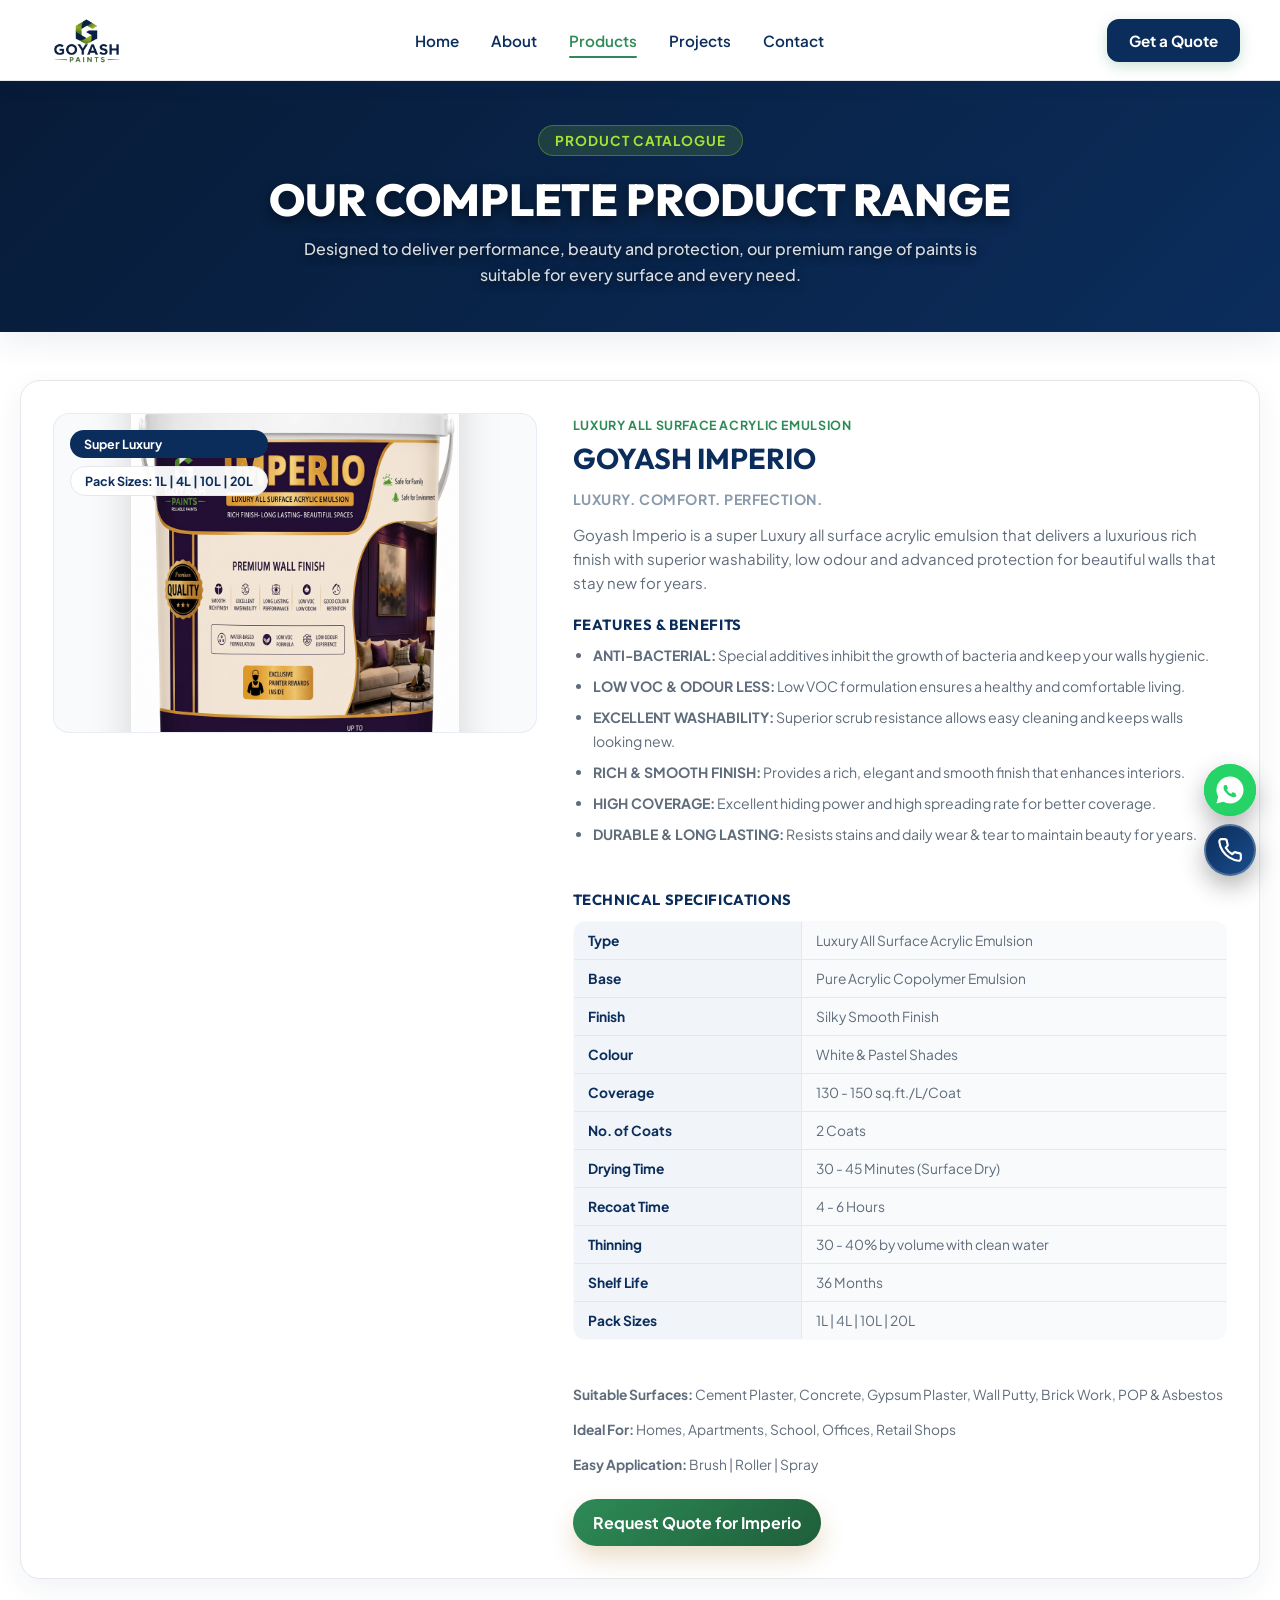
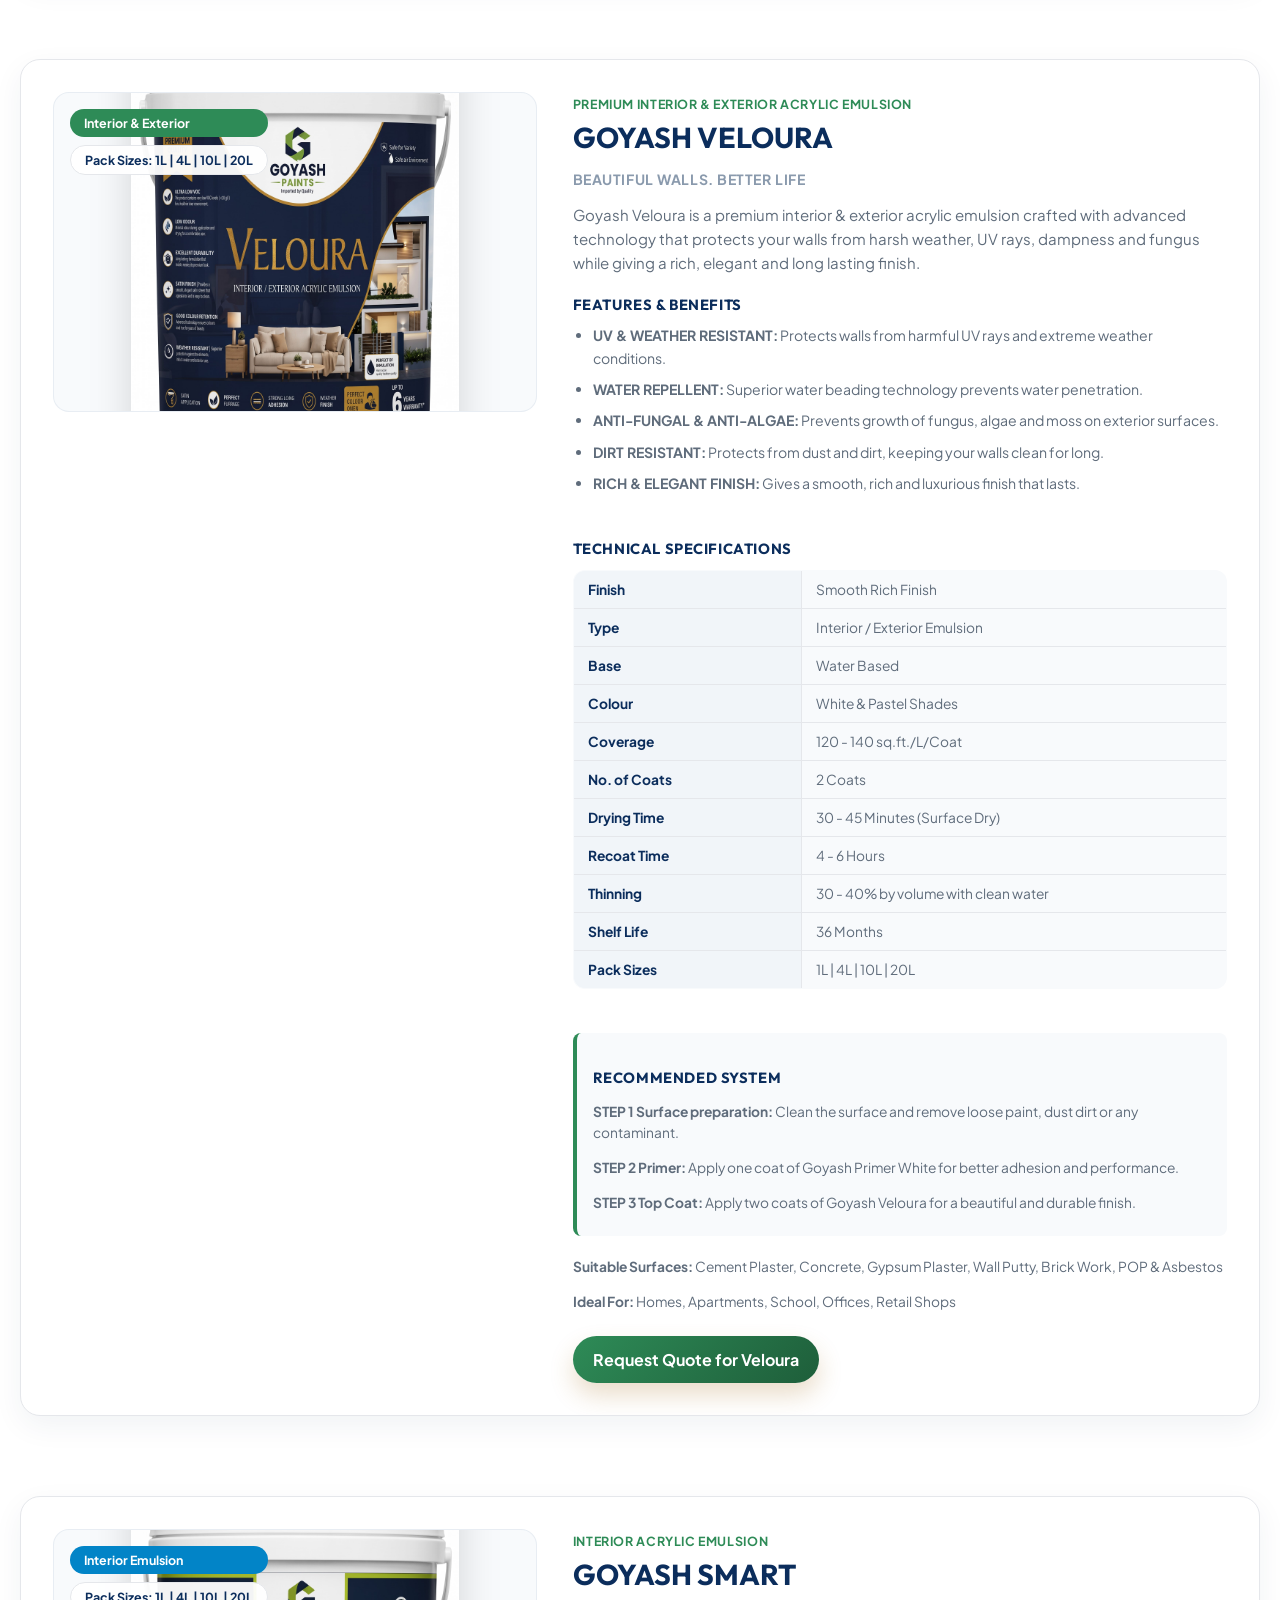
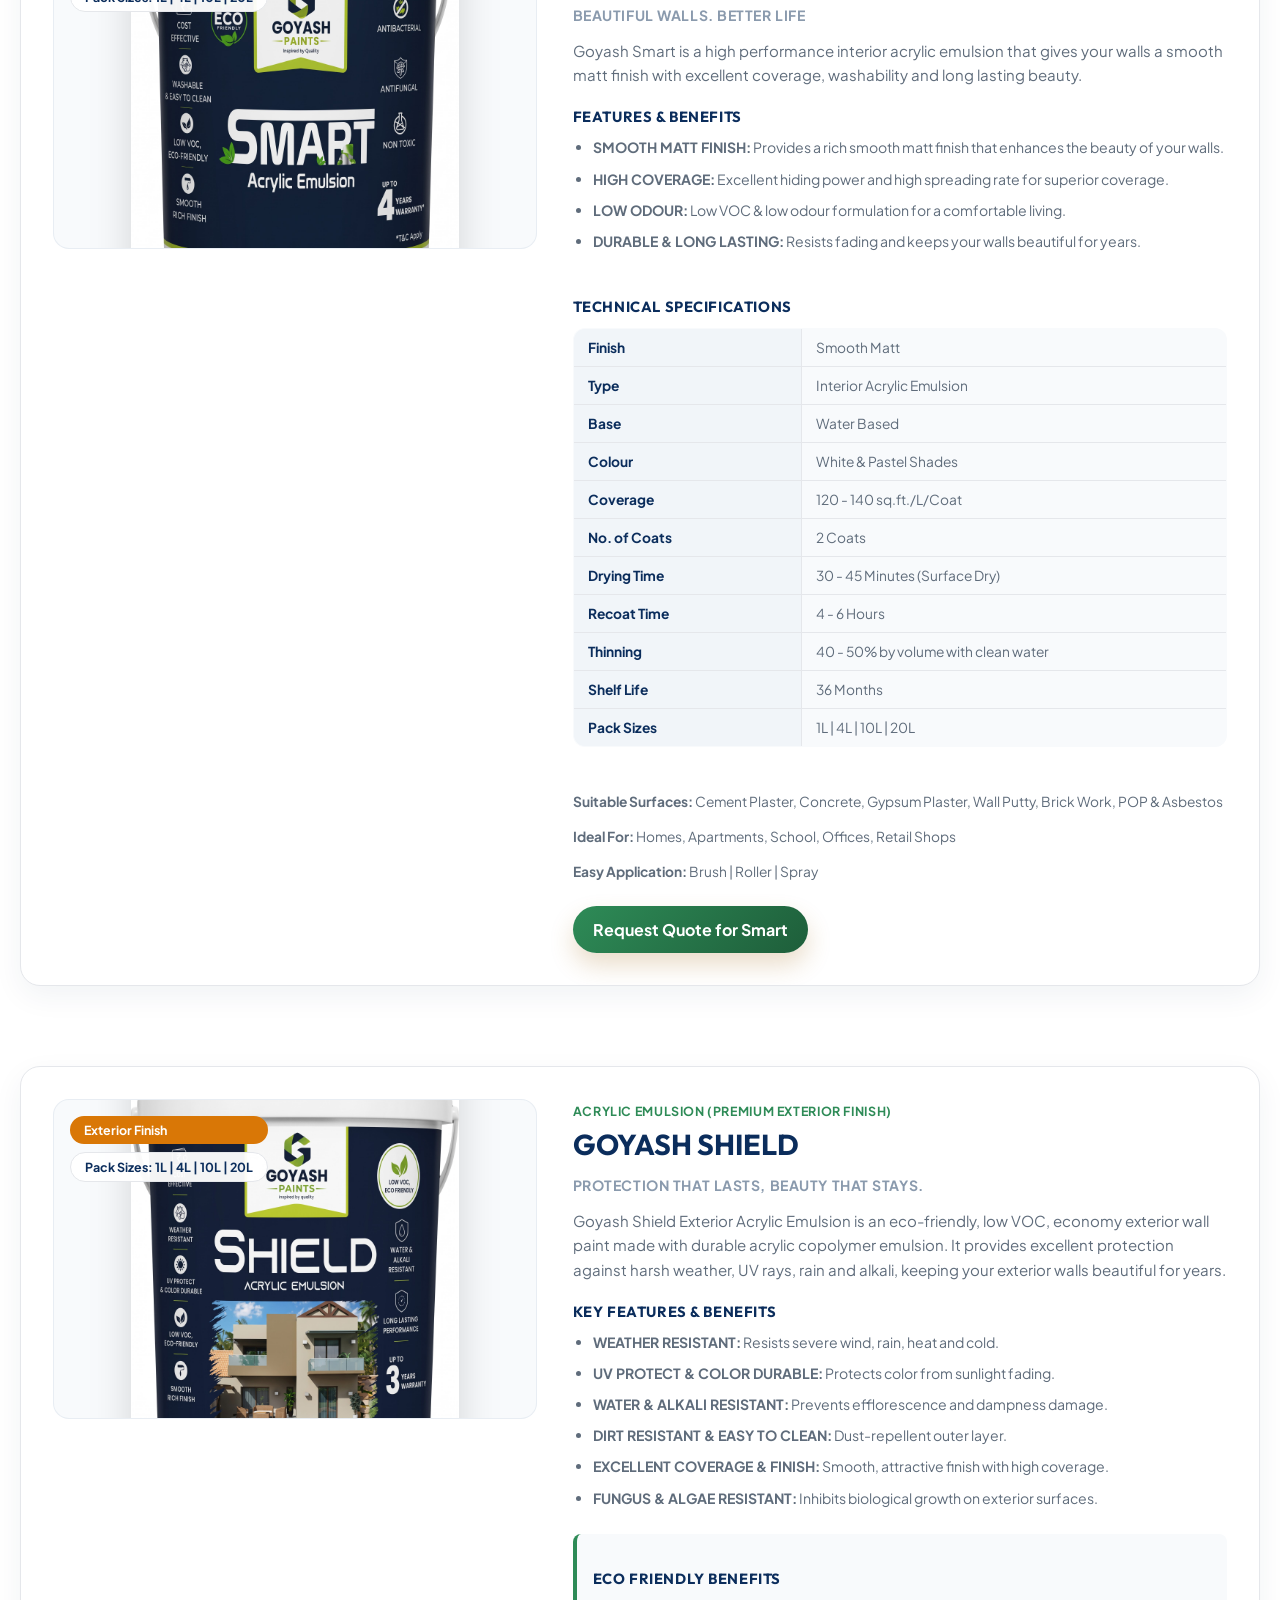
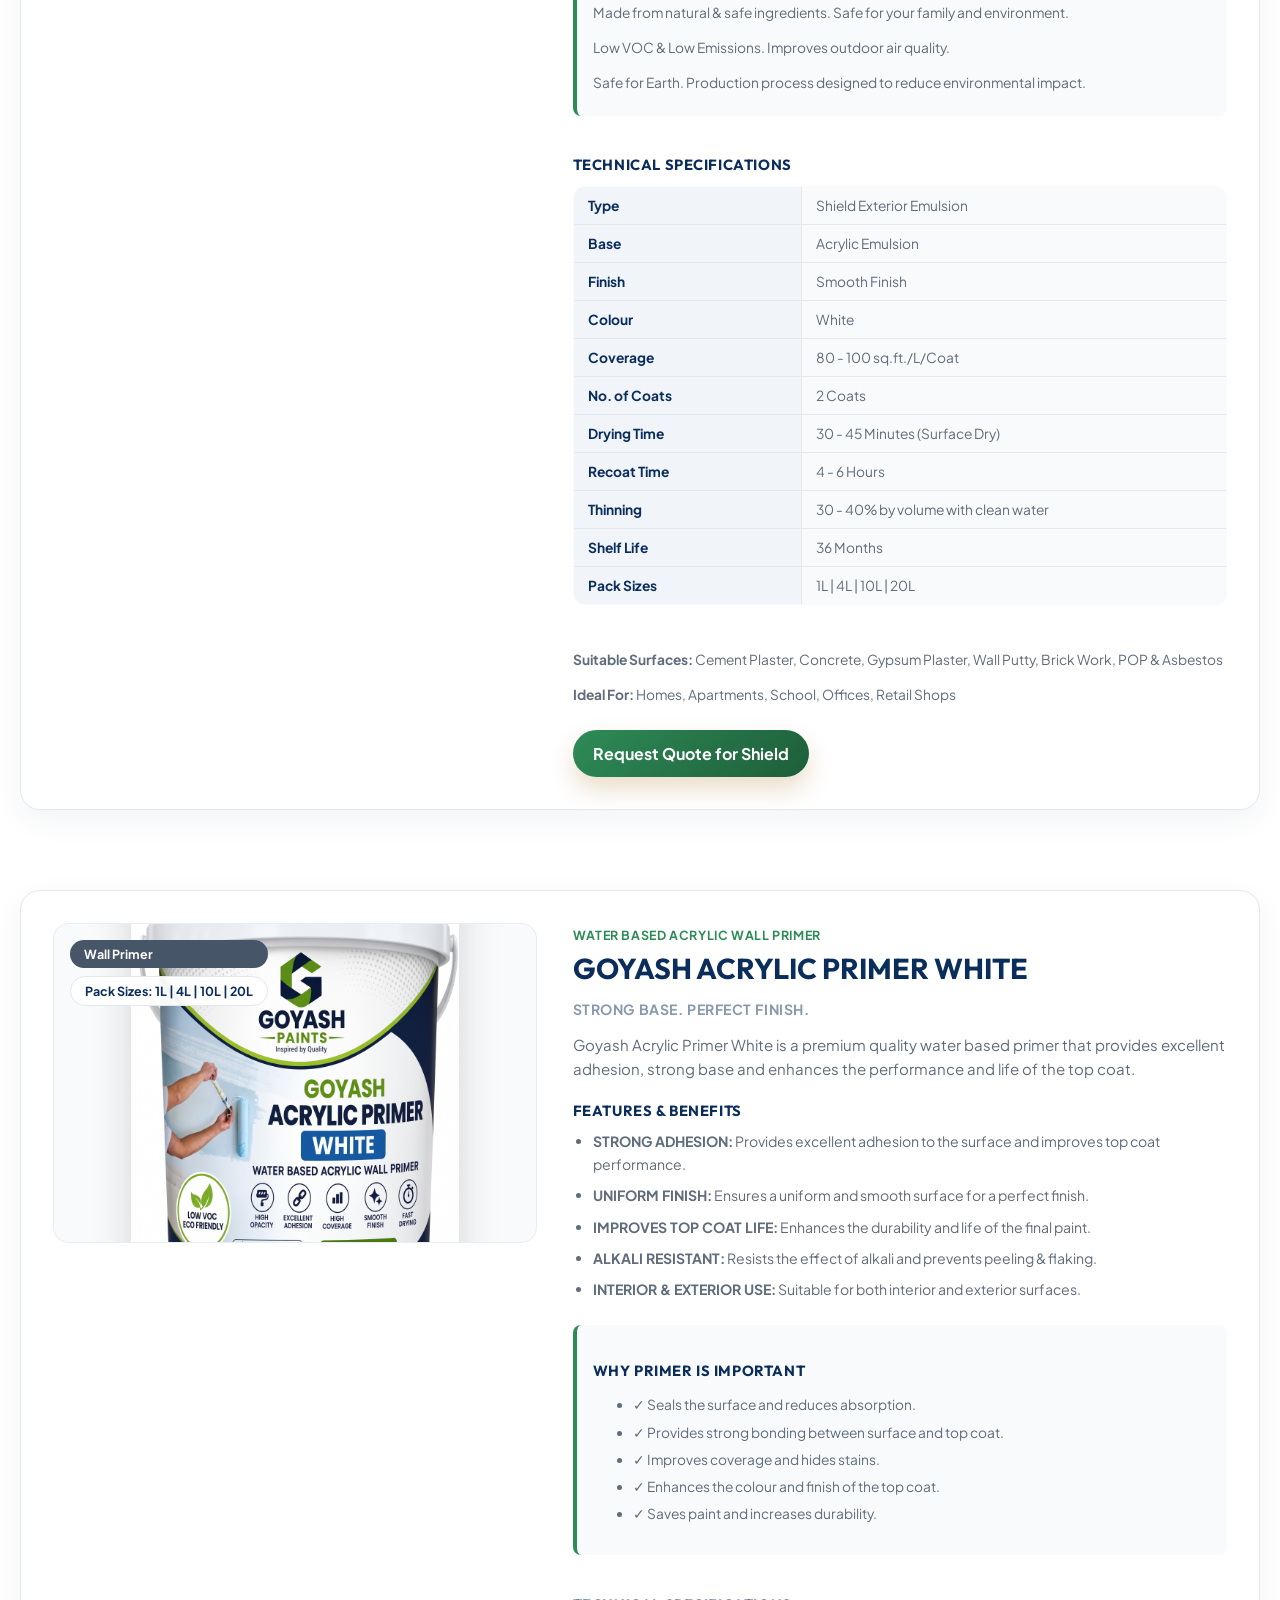
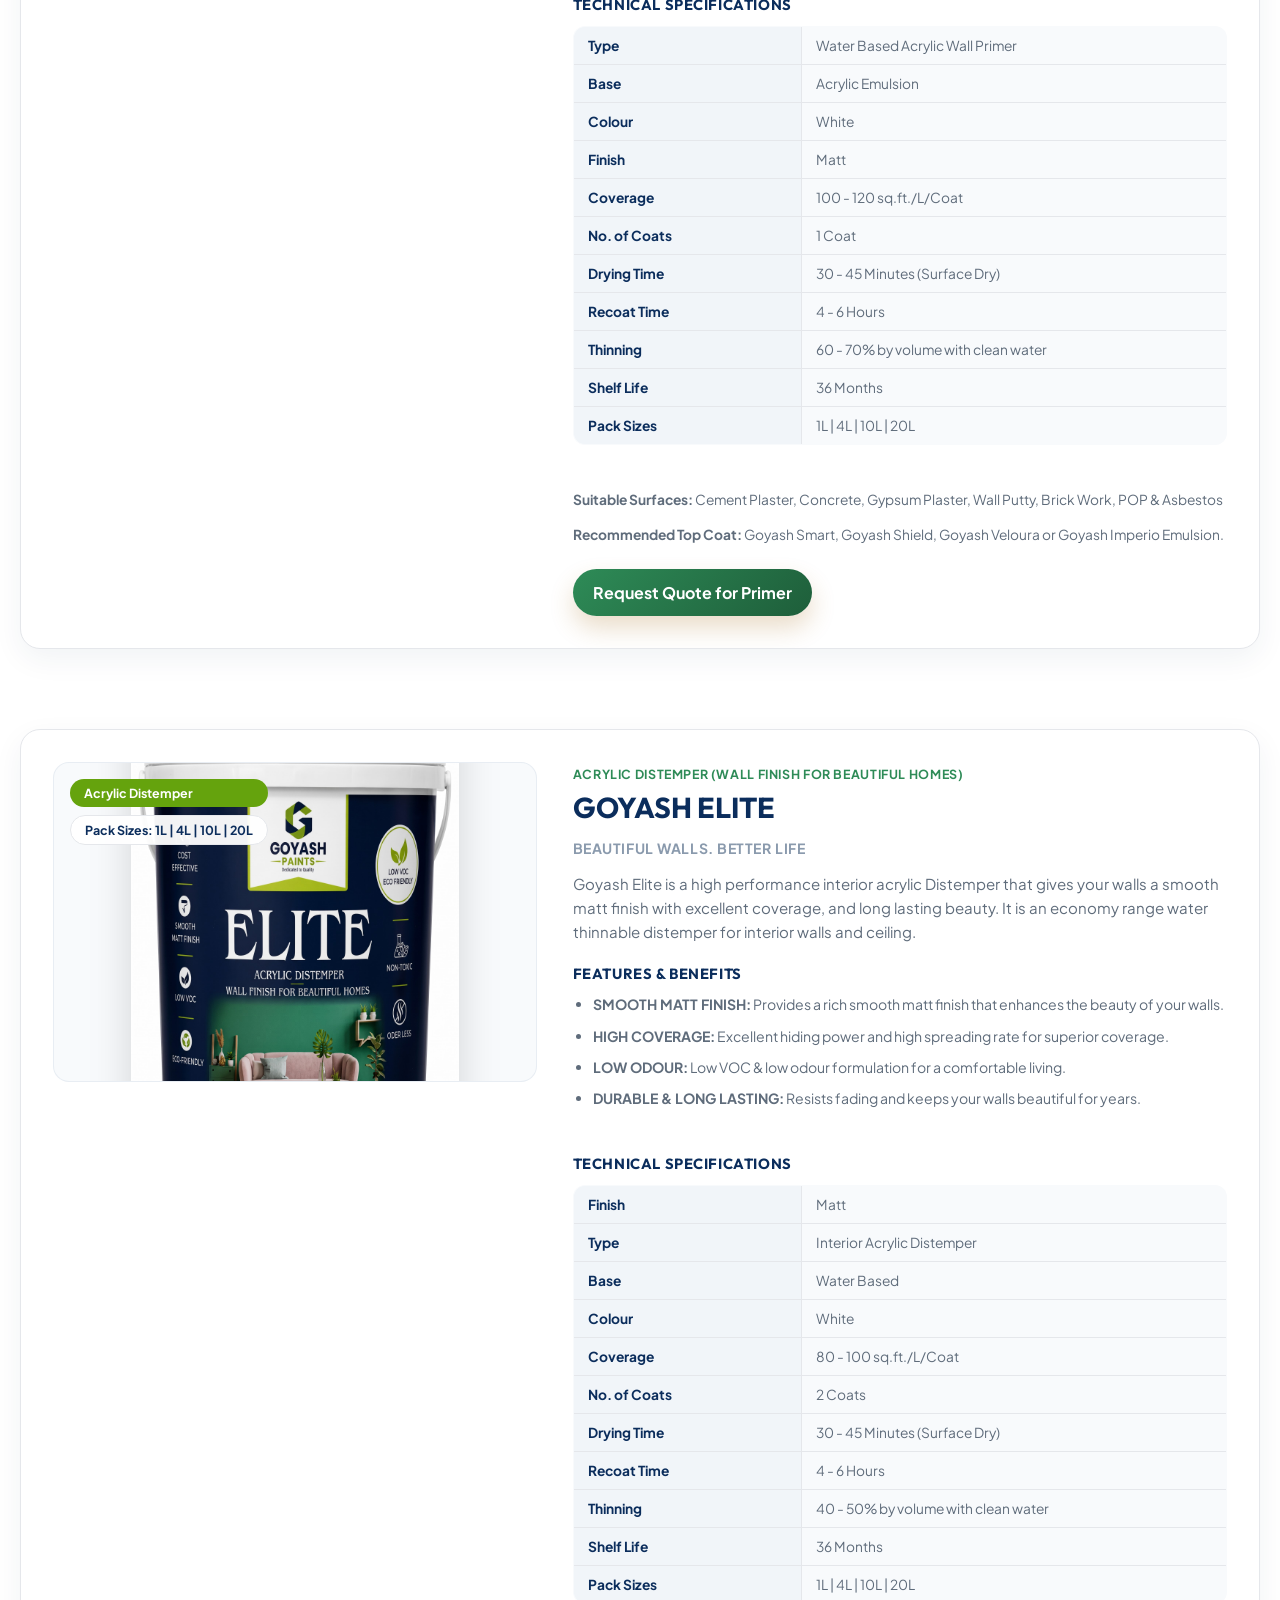
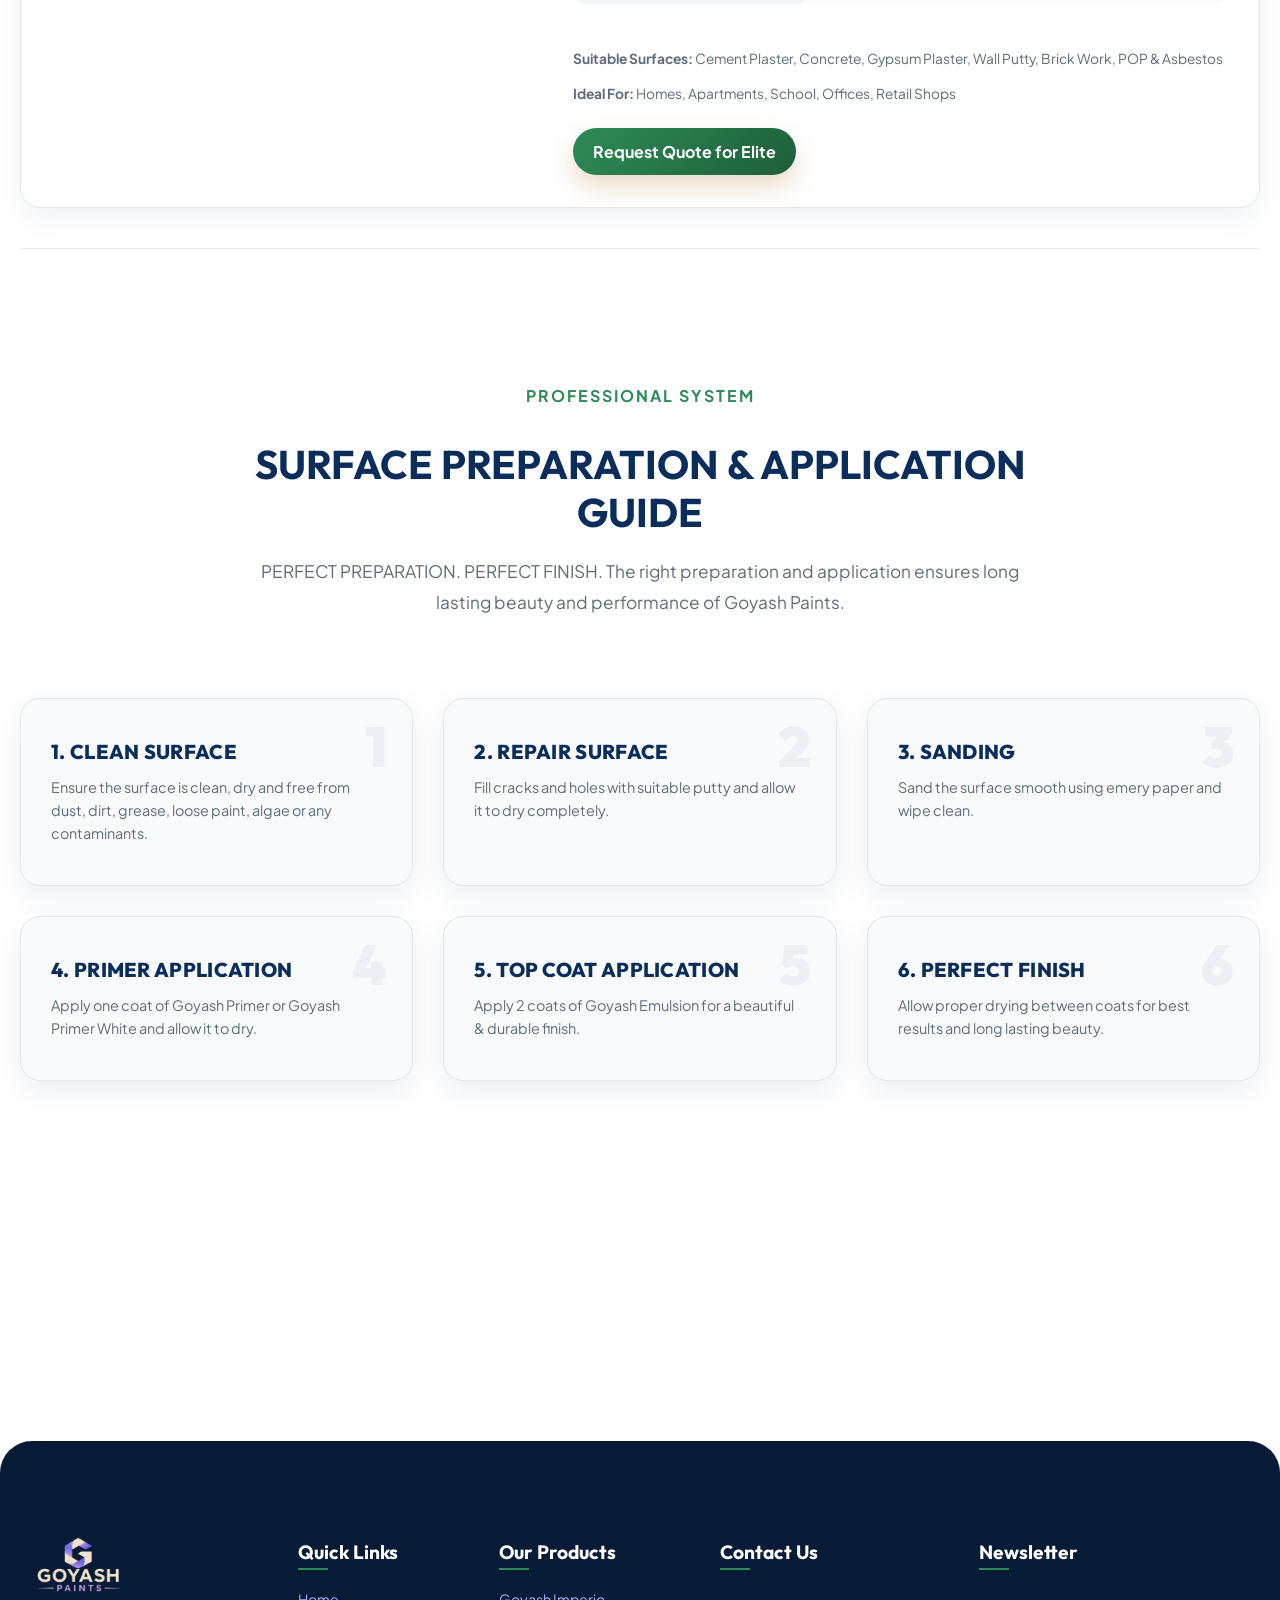
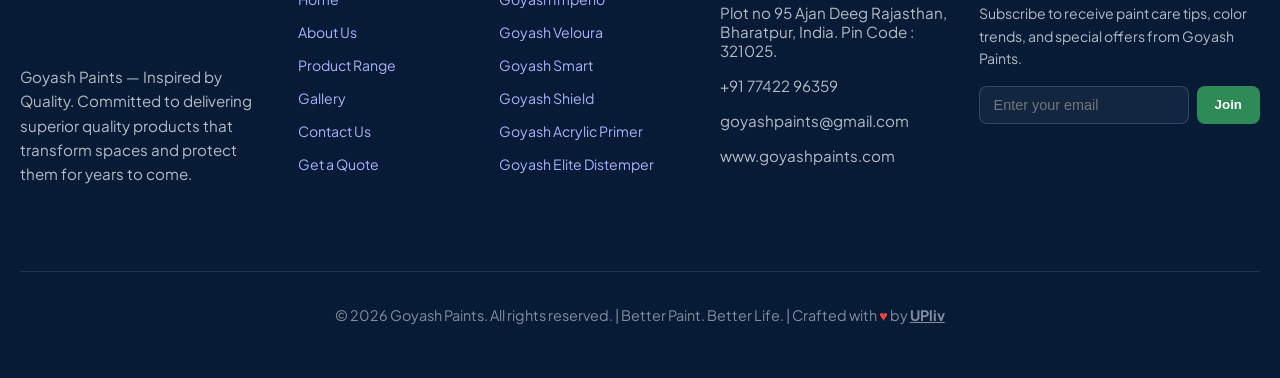
<file: products.html>
<!DOCTYPE html>
<html lang="en">
  <head>
    <meta charset="UTF-8" />
    <meta name="viewport" content="width=device-width, initial-scale=1.0" />
    <title>OUR COMPLETE PRODUCT RANGE | Goyash Paints</title>
    <meta
      name="description"
      content="Explore the complete range of Goyash Paints including Imperio Luxury Emulsion, Veloura Premium Emulsion, Smart Interior Emulsion, Shield Exterior Emulsion, Goyash Acrylic Wall Primer White, and Elite Acrylic Distemper."
    />
    <link rel="preconnect" href="https://fonts.googleapis.com" />
    <link rel="preconnect" href="https://fonts.gstatic.com" crossorigin />
    <link
      href="https://fonts.googleapis.com/css2?family=Outfit:wght@300;400;500;600;700;800;900&family=Plus+Jakarta+Sans:wght@300;400;500;600;700;800&display=swap"
      rel="stylesheet"
    />
    <link rel="stylesheet" href="styles.css?v=1.0.4" />
    <link rel="icon" type="image/jpeg" href="favicon.jpeg" />
  </head>
  <body>
    <!-- Premium Navigation Header -->
    <header class="main-header">
      <nav class="navbar">
        <div class="nav-container">
          <a href="index.html" class="nav-logo" aria-label="Goyash Paints Home">
            <img src="original-logo.jpeg" alt="Goyash Paints Logo" class="logo-img" />
          </a>

          <button class="nav-toggle" id="nav-toggle" aria-label="Toggle Navigation Menu" aria-expanded="false">
            <span class="hamburger-bar"></span>
            <span class="hamburger-bar"></span>
            <span class="hamburger-bar"></span>
          </button>

          <ul class="nav-menu">
            <li><a href="index.html">Home</a></li>
            <li><a href="about.html">About</a></li>
            <li><a href="products.html" class="active">Products</a></li>
            <li><a href="projects.html">Projects</a></li>
            <li><a href="contact.html">Contact</a></li>
            <li class="mobile-quote-item"><a href="quote.html" class="nav-btn-mobile">Get a Quote</a></li>
          </ul>
          <div class="nav-actions">
            <a href="quote.html" class="btn-nav">Get a Quote</a>
          </div>
        </div>
      </nav>
    </header>

    <!-- Hero Banner (Page 4 PDF) -->
    <section class="products-hero" id="products-hero">
      <div class="products-hero-content">
        <span class="eyebrow">Product Catalogue</span>
        <h1>OUR COMPLETE PRODUCT RANGE</h1>
        <p class="hero-copy">
          Designed to deliver performance, beauty and protection, our premium range of paints is suitable for every surface and every need.
        </p>
      </div>
    </section>

    <div class="page-shell">
      <!-- Section 1: All 6 Products Detail Showcase (Pages 4 - 10 PDF) -->
      <section class="full-products-showcase" id="all-products">

        <!-- 1. GOYASH IMPERIO (Page 10 PDF) -->
        <article class="product-detail-card fade-in-card" id="imperio">
          <div class="product-detail-grid">
            <div class="product-detail-image-wrap">
              <img src="Hero Image 4.jpg?v=3" alt="Goyash Imperio Luxury All Surface Acrylic Emulsion" class="product-detail-img" />
              <div class="badge-stack">
                <span class="p-badge p-badge-luxury">Super Luxury</span>
                <span class="p-badge p-badge-sizes">Pack Sizes: 1L | 4L | 10L | 20L</span>
              </div>
            </div>

            <div class="product-detail-info">
              <span class="p-category">LUXURY ALL SURFACE ACRYLIC EMULSION</span>
              <h2>GOYASH IMPERIO</h2>
              <p class="p-slogan">LUXURY. COMFORT. PERFECTION.</p>
              <p class="p-description">
                Goyash Imperio is a super Luxury all surface acrylic emulsion that delivers a luxurious rich finish with superior washability, low odour and advanced protection for beautiful walls that stay new for years.
              </p>

              <div class="p-features-list">
                <h4>FEATURES &amp; BENEFITS</h4>
                <ul>
                  <li><strong>ANTI-BACTERIAL:</strong> Special additives inhibit the growth of bacteria and keep your walls hygienic.</li>
                  <li><strong>LOW VOC &amp; ODOUR LESS:</strong> Low VOC formulation ensures a healthy and comfortable living.</li>
                  <li><strong>EXCELLENT WASHABILITY:</strong> Superior scrub resistance allows easy cleaning and keeps walls looking new.</li>
                  <li><strong>RICH &amp; SMOOTH FINISH:</strong> Provides a rich, elegant and smooth finish that enhances interiors.</li>
                  <li><strong>HIGH COVERAGE:</strong> Excellent hiding power and high spreading rate for better coverage.</li>
                  <li><strong>DURABLE &amp; LONG LASTING:</strong> Resists stains and daily wear &amp; tear to maintain beauty for years.</li>
                </ul>
              </div>

              <!-- Technical Specifications Table -->
              <div class="p-tech-table-wrap">
                <h4>TECHNICAL SPECIFICATIONS</h4>
                <table class="tech-spec-table">
                  <tr><th>Type</th><td>Luxury All Surface Acrylic Emulsion</td></tr>
                  <tr><th>Base</th><td>Pure Acrylic Copolymer Emulsion</td></tr>
                  <tr><th>Finish</th><td>Silky Smooth Finish</td></tr>
                  <tr><th>Colour</th><td>White &amp; Pastel Shades</td></tr>
                  <tr><th>Coverage</th><td>130 - 150 sq.ft./L/Coat</td></tr>
                  <tr><th>No. of Coats</th><td>2 Coats</td></tr>
                  <tr><th>Drying Time</th><td>30 - 45 Minutes (Surface Dry)</td></tr>
                  <tr><th>Recoat Time</th><td>4 - 6 Hours</td></tr>
                  <tr><th>Thinning</th><td>30 - 40% by volume with clean water</td></tr>
                  <tr><th>Shelf Life</th><td>36 Months</td></tr>
                  <tr><th>Pack Sizes</th><td>1L | 4L | 10L | 20L</td></tr>
                </table>
              </div>

              <div class="p-extra-meta">
                <p><strong>Suitable Surfaces:</strong> Cement Plaster, Concrete, Gypsum Plaster, Wall Putty, Brick Work, POP &amp; Asbestos</p>
                <p><strong>Ideal For:</strong> Homes, Apartments, School, Offices, Retail Shops</p>
                <p><strong>Easy Application:</strong> Brush | Roller | Spray</p>
              </div>

              <div class="p-action">
                <a href="quote.html?product=imperio" class="btn btn-primary">Request Quote for Imperio</a>
              </div>
            </div>
          </div>
        </article>

        <!-- 2. GOYASH VELOURA (Page 9 PDF) -->
        <article class="product-detail-card fade-in-card" id="veloura">
          <div class="product-detail-grid">
            <div class="product-detail-image-wrap">
              <img src="GOYASH VELOURA.jpeg?v=8" alt="Goyash Veloura Premium Interior &amp; Exterior Emulsion" class="product-detail-img" />
              <div class="badge-stack">
                <span class="p-badge p-badge-premium">Interior &amp; Exterior</span>
                <span class="p-badge p-badge-sizes">Pack Sizes: 1L | 4L | 10L | 20L</span>
              </div>
            </div>

            <div class="product-detail-info">
              <span class="p-category">PREMIUM INTERIOR &amp; EXTERIOR ACRYLIC EMULSION</span>
              <h2>GOYASH VELOURA</h2>
              <p class="p-slogan">BEAUTIFUL WALLS. BETTER LIFE</p>
              <p class="p-description">
                Goyash Veloura is a premium interior &amp; exterior acrylic emulsion crafted with advanced technology that protects your walls from harsh weather, UV rays, dampness and fungus while giving a rich, elegant and long lasting finish.
              </p>

              <div class="p-features-list">
                <h4>FEATURES &amp; BENEFITS</h4>
                <ul>
                  <li><strong>UV &amp; WEATHER RESISTANT:</strong> Protects walls from harmful UV rays and extreme weather conditions.</li>
                  <li><strong>WATER REPELLENT:</strong> Superior water beading technology prevents water penetration.</li>
                  <li><strong>ANTI-FUNGAL &amp; ANTI-ALGAE:</strong> Prevents growth of fungus, algae and moss on exterior surfaces.</li>
                  <li><strong>DIRT RESISTANT:</strong> Protects from dust and dirt, keeping your walls clean for long.</li>
                  <li><strong>RICH &amp; ELEGANT FINISH:</strong> Gives a smooth, rich and luxurious finish that lasts.</li>
                </ul>
              </div>

              <!-- Technical Specifications Table -->
              <div class="p-tech-table-wrap">
                <h4>TECHNICAL SPECIFICATIONS</h4>
                <table class="tech-spec-table">
                  <tr><th>Finish</th><td>Smooth Rich Finish</td></tr>
                  <tr><th>Type</th><td>Interior / Exterior Emulsion</td></tr>
                  <tr><th>Base</th><td>Water Based</td></tr>
                  <tr><th>Colour</th><td>White &amp; Pastel Shades</td></tr>
                  <tr><th>Coverage</th><td>120 - 140 sq.ft./L/Coat</td></tr>
                  <tr><th>No. of Coats</th><td>2 Coats</td></tr>
                  <tr><th>Drying Time</th><td>30 - 45 Minutes (Surface Dry)</td></tr>
                  <tr><th>Recoat Time</th><td>4 - 6 Hours</td></tr>
                  <tr><th>Thinning</th><td>30 - 40% by volume with clean water</td></tr>
                  <tr><th>Shelf Life</th><td>36 Months</td></tr>
                  <tr><th>Pack Sizes</th><td>1L | 4L | 10L | 20L</td></tr>
                </table>
              </div>

              <!-- Recommended System -->
              <div class="recommended-system-box">
                <h4>RECOMMENDED SYSTEM</h4>
                <p><strong>STEP 1 Surface preparation:</strong> Clean the surface and remove loose paint, dust dirt or any contaminant.</p>
                <p><strong>STEP 2 Primer:</strong> Apply one coat of Goyash Primer White for better adhesion and performance.</p>
                <p><strong>STEP 3 Top Coat:</strong> Apply two coats of Goyash Veloura for a beautiful and durable finish.</p>
              </div>

              <div class="p-extra-meta">
                <p><strong>Suitable Surfaces:</strong> Cement Plaster, Concrete, Gypsum Plaster, Wall Putty, Brick Work, POP &amp; Asbestos</p>
                <p><strong>Ideal For:</strong> Homes, Apartments, School, Offices, Retail Shops</p>
              </div>

              <div class="p-action">
                <a href="quote.html?product=veloura" class="btn btn-primary">Request Quote for Veloura</a>
              </div>
            </div>
          </div>
        </article>

        <!-- 3. GOYASH SMART (Page 7 PDF) -->
        <article class="product-detail-card fade-in-card" id="smart">
          <div class="product-detail-grid">
            <div class="product-detail-image-wrap">
              <img src="Hero image.jpeg" alt="Goyash Smart Interior Acrylic Emulsion" class="product-detail-img" />
              <div class="badge-stack">
                <span class="p-badge p-badge-interior">Interior Emulsion</span>
                <span class="p-badge p-badge-sizes">Pack Sizes: 1L | 4L | 10L | 20L</span>
              </div>
            </div>

            <div class="product-detail-info">
              <span class="p-category">INTERIOR ACRYLIC EMULSION</span>
              <h2>GOYASH SMART</h2>
              <p class="p-slogan">BEAUTIFUL WALLS. BETTER LIFE</p>
              <p class="p-description">
                Goyash Smart is a high performance interior acrylic emulsion that gives your walls a smooth matt finish with excellent coverage, washability and long lasting beauty.
              </p>

              <div class="p-features-list">
                <h4>FEATURES &amp; BENEFITS</h4>
                <ul>
                  <li><strong>SMOOTH MATT FINISH:</strong> Provides a rich smooth matt finish that enhances the beauty of your walls.</li>
                  <li><strong>HIGH COVERAGE:</strong> Excellent hiding power and high spreading rate for superior coverage.</li>
                  <li><strong>LOW ODOUR:</strong> Low VOC &amp; low odour formulation for a comfortable living.</li>
                  <li><strong>DURABLE &amp; LONG LASTING:</strong> Resists fading and keeps your walls beautiful for years.</li>
                </ul>
              </div>

              <!-- Technical Specifications Table -->
              <div class="p-tech-table-wrap">
                <h4>TECHNICAL SPECIFICATIONS</h4>
                <table class="tech-spec-table">
                  <tr><th>Finish</th><td>Smooth Matt</td></tr>
                  <tr><th>Type</th><td>Interior Acrylic Emulsion</td></tr>
                  <tr><th>Base</th><td>Water Based</td></tr>
                  <tr><th>Colour</th><td>White &amp; Pastel Shades</td></tr>
                  <tr><th>Coverage</th><td>120 - 140 sq.ft./L/Coat</td></tr>
                  <tr><th>No. of Coats</th><td>2 Coats</td></tr>
                  <tr><th>Drying Time</th><td>30 - 45 Minutes (Surface Dry)</td></tr>
                  <tr><th>Recoat Time</th><td>4 - 6 Hours</td></tr>
                  <tr><th>Thinning</th><td>40 - 50% by volume with clean water</td></tr>
                  <tr><th>Shelf Life</th><td>36 Months</td></tr>
                  <tr><th>Pack Sizes</th><td>1L | 4L | 10L | 20L</td></tr>
                </table>
              </div>

              <div class="p-extra-meta">
                <p><strong>Suitable Surfaces:</strong> Cement Plaster, Concrete, Gypsum Plaster, Wall Putty, Brick Work, POP &amp; Asbestos</p>
                <p><strong>Ideal For:</strong> Homes, Apartments, School, Offices, Retail Shops</p>
                <p><strong>Easy Application:</strong> Brush | Roller | Spray</p>
              </div>

              <div class="p-action">
                <a href="quote.html?product=smart" class="btn btn-primary">Request Quote for Smart</a>
              </div>
            </div>
          </div>
        </article>

        <!-- 4. GOYASH SHIELD (Page 8 PDF) -->
        <article class="product-detail-card fade-in-card" id="shield">
          <div class="product-detail-grid">
            <div class="product-detail-image-wrap">
              <img src="Hero Image1.jpeg" alt="Goyash Shield Exterior Acrylic Emulsion" class="product-detail-img" />
              <div class="badge-stack">
                <span class="p-badge p-badge-exterior">Exterior Finish</span>
                <span class="p-badge p-badge-sizes">Pack Sizes: 1L | 4L | 10L | 20L</span>
              </div>
            </div>

            <div class="product-detail-info">
              <span class="p-category">ACRYLIC EMULSION (PREMIUM EXTERIOR FINISH)</span>
              <h2>GOYASH SHIELD</h2>
              <p class="p-slogan">PROTECTION THAT LASTS, BEAUTY THAT STAYS.</p>
              <p class="p-description">
                Goyash Shield Exterior Acrylic Emulsion is an eco-friendly, low VOC, economy exterior wall paint made with durable acrylic copolymer emulsion. It provides excellent protection against harsh weather, UV rays, rain and alkali, keeping your exterior walls beautiful for years.
              </p>

              <div class="p-features-list">
                <h4>KEY FEATURES &amp; BENEFITS</h4>
                <ul>
                  <li><strong>WEATHER RESISTANT:</strong> Resists severe wind, rain, heat and cold.</li>
                  <li><strong>UV PROTECT &amp; COLOR DURABLE:</strong> Protects color from sunlight fading.</li>
                  <li><strong>WATER &amp; ALKALI RESISTANT:</strong> Prevents efflorescence and dampness damage.</li>
                  <li><strong>DIRT RESISTANT &amp; EASY TO CLEAN:</strong> Dust-repellent outer layer.</li>
                  <li><strong>EXCELLENT COVERAGE &amp; FINISH:</strong> Smooth, attractive finish with high coverage.</li>
                  <li><strong>FUNGUS &amp; ALGAE RESISTANT:</strong> Inhibits biological growth on exterior surfaces.</li>
                </ul>
              </div>

              <!-- Eco Friendly Benefits -->
              <div class="eco-benefits-box">
                <h4>ECO FRIENDLY BENEFITS</h4>
                <p>Made from natural &amp; safe ingredients. Safe for your family and environment.</p>
                <p>Low VOC &amp; Low Emissions. Improves outdoor air quality.</p>
                <p>Safe for Earth. Production process designed to reduce environmental impact.</p>
              </div>

              <!-- Technical Specifications Table -->
              <div class="p-tech-table-wrap">
                <h4>TECHNICAL SPECIFICATIONS</h4>
                <table class="tech-spec-table">
                  <tr><th>Type</th><td>Shield Exterior Emulsion</td></tr>
                  <tr><th>Base</th><td>Acrylic Emulsion</td></tr>
                  <tr><th>Finish</th><td>Smooth Finish</td></tr>
                  <tr><th>Colour</th><td>White</td></tr>
                  <tr><th>Coverage</th><td>80 - 100 sq.ft./L/Coat</td></tr>
                  <tr><th>No. of Coats</th><td>2 Coats</td></tr>
                  <tr><th>Drying Time</th><td>30 - 45 Minutes (Surface Dry)</td></tr>
                  <tr><th>Recoat Time</th><td>4 - 6 Hours</td></tr>
                  <tr><th>Thinning</th><td>30 - 40% by volume with clean water</td></tr>
                  <tr><th>Shelf Life</th><td>36 Months</td></tr>
                  <tr><th>Pack Sizes</th><td>1L | 4L | 10L | 20L</td></tr>
                </table>
              </div>

              <div class="p-extra-meta">
                <p><strong>Suitable Surfaces:</strong> Cement Plaster, Concrete, Gypsum Plaster, Wall Putty, Brick Work, POP &amp; Asbestos</p>
                <p><strong>Ideal For:</strong> Homes, Apartments, School, Offices, Retail Shops</p>
              </div>

              <div class="p-action">
                <a href="quote.html?product=shield" class="btn btn-primary">Request Quote for Shield</a>
              </div>
            </div>
          </div>
        </article>

        <!-- 5. GOYASH ACRYLIC PRIMER WHITE (Page 6 PDF) -->
        <article class="product-detail-card fade-in-card" id="primer">
          <div class="product-detail-grid">
            <div class="product-detail-image-wrap">
              <img src="GOYASH ACRYLIC PRIMER.jpg?v=7" alt="Goyash Acrylic Primer White" class="product-detail-img" />
              <div class="badge-stack">
                <span class="p-badge p-badge-primer">Wall Primer</span>
                <span class="p-badge p-badge-sizes">Pack Sizes: 1L | 4L | 10L | 20L</span>
              </div>
            </div>

            <div class="product-detail-info">
              <span class="p-category">WATER BASED ACRYLIC WALL PRIMER</span>
              <h2>GOYASH ACRYLIC PRIMER WHITE</h2>
              <p class="p-slogan">STRONG BASE. PERFECT FINISH.</p>
              <p class="p-description">
                Goyash Acrylic Primer White is a premium quality water based primer that provides excellent adhesion, strong base and enhances the performance and life of the top coat.
              </p>

              <div class="p-features-list">
                <h4>FEATURES &amp; BENEFITS</h4>
                <ul>
                  <li><strong>STRONG ADHESION:</strong> Provides excellent adhesion to the surface and improves top coat performance.</li>
                  <li><strong>UNIFORM FINISH:</strong> Ensures a uniform and smooth surface for a perfect finish.</li>
                  <li><strong>IMPROVES TOP COAT LIFE:</strong> Enhances the durability and life of the final paint.</li>
                  <li><strong>ALKALI RESISTANT:</strong> Resists the effect of alkali and prevents peeling &amp; flaking.</li>
                  <li><strong>INTERIOR &amp; EXTERIOR USE:</strong> Suitable for both interior and exterior surfaces.</li>
                </ul>
              </div>

              <!-- Why Primer Is Important -->
              <div class="why-primer-box">
                <h4>WHY PRIMER IS IMPORTANT</h4>
                <ul>
                  <li>✓ Seals the surface and reduces absorption.</li>
                  <li>✓ Provides strong bonding between surface and top coat.</li>
                  <li>✓ Improves coverage and hides stains.</li>
                  <li>✓ Enhances the colour and finish of the top coat.</li>
                  <li>✓ Saves paint and increases durability.</li>
                </ul>
              </div>

              <!-- Technical Specifications Table -->
              <div class="p-tech-table-wrap">
                <h4>TECHNICAL SPECIFICATIONS</h4>
                <table class="tech-spec-table">
                  <tr><th>Type</th><td>Water Based Acrylic Wall Primer</td></tr>
                  <tr><th>Base</th><td>Acrylic Emulsion</td></tr>
                  <tr><th>Colour</th><td>White</td></tr>
                  <tr><th>Finish</th><td>Matt</td></tr>
                  <tr><th>Coverage</th><td>100 - 120 sq.ft./L/Coat</td></tr>
                  <tr><th>No. of Coats</th><td>1 Coat</td></tr>
                  <tr><th>Drying Time</th><td>30 - 45 Minutes (Surface Dry)</td></tr>
                  <tr><th>Recoat Time</th><td>4 - 6 Hours</td></tr>
                  <tr><th>Thinning</th><td>60 - 70% by volume with clean water</td></tr>
                  <tr><th>Shelf Life</th><td>36 Months</td></tr>
                  <tr><th>Pack Sizes</th><td>1L | 4L | 10L | 20L</td></tr>
                </table>
              </div>

              <div class="p-extra-meta">
                <p><strong>Suitable Surfaces:</strong> Cement Plaster, Concrete, Gypsum Plaster, Wall Putty, Brick Work, POP &amp; Asbestos</p>
                <p><strong>Recommended Top Coat:</strong> Goyash Smart, Goyash Shield, Goyash Veloura or Goyash Imperio Emulsion.</p>
              </div>

              <div class="p-action">
                <a href="quote.html?product=primer" class="btn btn-primary">Request Quote for Primer</a>
              </div>
            </div>
          </div>
        </article>

        <!-- 6. GOYASH ELITE (Page 5 PDF) -->
        <article class="product-detail-card fade-in-card" id="elite">
          <div class="product-detail-grid">
            <div class="product-detail-image-wrap">
              <img src="GOYASH ELITE.jpeg?v=7" alt="Goyash Elite Acrylic Distemper" class="product-detail-img" />
              <div class="badge-stack">
                <span class="p-badge p-badge-distemper">Acrylic Distemper</span>
                <span class="p-badge p-badge-sizes">Pack Sizes: 1L | 4L | 10L | 20L</span>
              </div>
            </div>

            <div class="product-detail-info">
              <span class="p-category">ACRYLIC DISTEMPER (WALL FINISH FOR BEAUTIFUL HOMES)</span>
              <h2>GOYASH ELITE</h2>
              <p class="p-slogan">BEAUTIFUL WALLS. BETTER LIFE</p>
              <p class="p-description">
                Goyash Elite is a high performance interior acrylic Distemper that gives your walls a smooth matt finish with excellent coverage, and long lasting beauty. It is an economy range water thinnable distemper for interior walls and ceiling.
              </p>

              <div class="p-features-list">
                <h4>FEATURES &amp; BENEFITS</h4>
                <ul>
                  <li><strong>SMOOTH MATT FINISH:</strong> Provides a rich smooth matt finish that enhances the beauty of your walls.</li>
                  <li><strong>HIGH COVERAGE:</strong> Excellent hiding power and high spreading rate for superior coverage.</li>
                  <li><strong>LOW ODOUR:</strong> Low VOC &amp; low odour formulation for a comfortable living.</li>
                  <li><strong>DURABLE &amp; LONG LASTING:</strong> Resists fading and keeps your walls beautiful for years.</li>
                </ul>
              </div>

              <!-- Technical Specifications Table -->
              <div class="p-tech-table-wrap">
                <h4>TECHNICAL SPECIFICATIONS</h4>
                <table class="tech-spec-table">
                  <tr><th>Finish</th><td>Matt</td></tr>
                  <tr><th>Type</th><td>Interior Acrylic Distemper</td></tr>
                  <tr><th>Base</th><td>Water Based</td></tr>
                  <tr><th>Colour</th><td>White</td></tr>
                  <tr><th>Coverage</th><td>80 - 100 sq.ft./L/Coat</td></tr>
                  <tr><th>No. of Coats</th><td>2 Coats</td></tr>
                  <tr><th>Drying Time</th><td>30 - 45 Minutes (Surface Dry)</td></tr>
                  <tr><th>Recoat Time</th><td>4 - 6 Hours</td></tr>
                  <tr><th>Thinning</th><td>40 - 50% by volume with clean water</td></tr>
                  <tr><th>Shelf Life</th><td>36 Months</td></tr>
                  <tr><th>Pack Sizes</th><td>1L | 4L | 10L | 20L</td></tr>
                </table>
              </div>

              <div class="p-extra-meta">
                <p><strong>Suitable Surfaces:</strong> Cement Plaster, Concrete, Gypsum Plaster, Wall Putty, Brick Work, POP &amp; Asbestos</p>
                <p><strong>Ideal For:</strong> Homes, Apartments, School, Offices, Retail Shops</p>
              </div>

              <div class="p-action">
                <a href="quote.html?product=elite" class="btn btn-primary">Request Quote for Elite</a>
              </div>
            </div>
          </div>
        </article>

      </section>

      <!-- Section 2: Application & Surface Prep Guide (Page 11 PDF) -->
      <section class="process-section" id="application-guide" aria-label="Application &amp; Surface Preparation Guide">
        <div class="process-header">
          <p class="section-eyebrow">Professional System</p>
          <h2 class="section-title">SURFACE PREPARATION &amp; APPLICATION GUIDE</h2>
          <p class="section-description">
            PERFECT PREPARATION. PERFECT FINISH. The right preparation and application ensures long lasting beauty and performance of Goyash Paints.
          </p>
        </div>

        <div class="process-timeline">
          <div class="timeline-step fade-in-card" style="--card-index: 1;">
            <div class="step-badge">1</div>
            <div class="step-content">
              <h3>1. CLEAN SURFACE</h3>
              <p class="step-desc">Ensure the surface is clean, dry and free from dust, dirt, grease, loose paint, algae or any contaminants.</p>
            </div>
          </div>

          <div class="timeline-step fade-in-card" style="--card-index: 2;">
            <div class="step-badge">2</div>
            <div class="step-content">
              <h3>2. REPAIR SURFACE</h3>
              <p class="step-desc">Fill cracks and holes with suitable putty and allow it to dry completely.</p>
            </div>
          </div>

          <div class="timeline-step fade-in-card" style="--card-index: 3;">
            <div class="step-badge">3</div>
            <div class="step-content">
              <h3>3. SANDING</h3>
              <p class="step-desc">Sand the surface smooth using emery paper and wipe clean.</p>
            </div>
          </div>

          <div class="timeline-step fade-in-card" style="--card-index: 4;">
            <div class="step-badge">4</div>
            <div class="step-content">
              <h3>4. PRIMER APPLICATION</h3>
              <p class="step-desc">Apply one coat of Goyash Primer or Goyash Primer White and allow it to dry.</p>
            </div>
          </div>

          <div class="timeline-step fade-in-card" style="--card-index: 5;">
            <div class="step-badge">5</div>
            <div class="step-content">
              <h3>5. TOP COAT APPLICATION</h3>
              <p class="step-desc">Apply 2 coats of Goyash Emulsion for a beautiful &amp; durable finish.</p>
            </div>
          </div>

          <div class="timeline-step fade-in-card" style="--card-index: 6;">
            <div class="step-badge">6</div>
            <div class="step-content">
              <h3>6. PERFECT FINISH</h3>
              <p class="step-desc">Allow proper drying between coats for best results and long lasting beauty.</p>
            </div>
          </div>
        </div>
      </section>

    </div>

    <!-- Premium Footer -->
    <footer class="footer">
      <div class="footer-container">
        <div class="footer-col company-col">
          <a href="index.html" class="footer-logo" aria-label="Goyash Paints Home">
            <img src="original-logo.jpeg" alt="Goyash Paints Logo" class="logo-img footer-logo-img" />
          </a>
          <p class="footer-about">
            Goyash Paints — Inspired by Quality. Committed to delivering superior quality products that transform spaces and protect them for years to come.
          </p>
        </div>

        <div class="footer-col">
          <h3>Quick Links</h3>
          <ul>
            <li><a href="index.html">Home</a></li>
            <li><a href="about.html">About Us</a></li>
            <li><a href="products.html">Product Range</a></li>
            <li><a href="projects.html">Gallery</a></li>
            <li><a href="contact.html">Contact Us</a></li>
            <li><a href="quote.html">Get a Quote</a></li>
          </ul>
        </div>

        <div class="footer-col">
          <h3>Our Products</h3>
          <ul>
            <li><a href="#imperio">Goyash Imperio</a></li>
            <li><a href="#veloura">Goyash Veloura</a></li>
            <li><a href="#smart">Goyash Smart</a></li>
            <li><a href="#shield">Goyash Shield</a></li>
            <li><a href="#primer">Goyash Acrylic Primer</a></li>
            <li><a href="#elite">Goyash Elite Distemper</a></li>
          </ul>
        </div>

        <div class="footer-col contact-col">
          <h3>Contact Us</h3>
          <p class="contact-info">
            <span>Plot no 95 Ajan Deeg Rajasthan, Bharatpur, India. Pin Code : 321025.</span>
          </p>
          <p class="contact-info">
            <span><a href="tel:+917742296359" style="color: inherit; text-decoration: none;">+91 77422 96359</a></span>
          </p>
          <p class="contact-info">
            <span><a href="mailto:goyashpaints@gmail.com" style="color: inherit; text-decoration: none;">goyashpaints@gmail.com</a></span>
          </p>
          <p class="contact-info">
            <span><a href="https://www.goyashpaints.com" target="_blank" style="color: inherit; text-decoration: none;">www.goyashpaints.com</a></span>
          </p>
        </div>

        <div class="footer-col newsletter-col">
          <h3>Newsletter</h3>
          <p class="footer-about" style="font-size: 0.88rem; margin-bottom: 16px;">
            Subscribe to receive paint care tips, color trends, and special offers from Goyash Paints.
          </p>
          <form class="newsletter-form" onsubmit="event.preventDefault(); alert('Thank you for subscribing to Goyash Paints Newsletter!'); this.reset();">
            <input type="email" placeholder="Enter your email" required aria-label="Email address for newsletter" />
            <button type="submit" aria-label="Subscribe to newsletter">Join</button>
          </form>
        </div>
      </div>

      <div class="footer-bottom">
        <p>&copy; 2026 Goyash Paints. All rights reserved. | Better Paint. Better Life. | Crafted with <span style="color: #ef4444;">&hearts;</span> by <strong><a href="https://www.theupliv.com" target="_blank" rel="noopener noreferrer" style="color: inherit; text-decoration: underline;">UPliv</a></strong></p>
      </div>
    </footer>

    <!-- Floating Contact Buttons -->
    <a href="https://wa.me/917742296359?text=Hi%20Goyash%20Paints%2C%20I%27m%20interested%20in%20your%20paint%20products."
       class="float-btn float-btn-whatsapp"
       data-label="WhatsApp Us"
       target="_blank" rel="noopener noreferrer" aria-label="WhatsApp us">
      <svg viewBox="0 0 32 32" width="28" height="28" fill="currentColor" xmlns="http://www.w3.org/2000/svg">
        <path d="M16 .5C7.44.5.5 7.44.5 16c0 2.83.74 5.5 2.03 7.82L.5 31.5l7.88-2.01A15.45 15.45 0 0 0 16 31.5C24.56 31.5 31.5 24.56 31.5 16S24.56.5 16 .5zm7.73 21.88c-.32.9-1.87 1.72-2.57 1.82-.65.1-1.48.14-2.38-.15-.55-.17-1.25-.4-2.15-.79-3.78-1.64-6.25-5.46-6.44-5.71-.19-.25-1.55-2.07-1.55-3.95S9.5 11 9.83 10.65c.33-.34.72-.43.96-.43l.69.01c.22 0 .52-.08.81.62.3.72 1.03 2.52 1.12 2.7.09.18.15.4.03.64-.12.24-.18.38-.35.59-.17.2-.36.44-.51.59-.17.17-.35.35-.15.69.2.34.89 1.47 1.91 2.38 1.31 1.17 2.42 1.53 2.76 1.7.34.18.54.15.74-.09.2-.24.86-1.01 1.09-1.35.23-.34.46-.28.77-.17.31.11 1.97.93 2.31 1.1.34.17.57.26.65.4.09.14.09.82-.23 1.72z"/>
      </svg>
    </a>
    <a href="tel:+917742296359"
       class="float-btn float-btn-call"
       data-label="Call Us"
       aria-label="Call us">
      <svg xmlns="http://www.w3.org/2000/svg" width="24" height="24" viewBox="0 0 24 24" fill="none" stroke="currentColor" stroke-width="2" stroke-linecap="round" stroke-linejoin="round"><path d="M22 16.92v3a2 2 0 0 1-2.18 2 19.79 19.79 0 0 1-8.63-3.07 19.5 19.5 0 0 1-6-6 19.79 19.79 0 0 1-3.07-8.67A2 2 0 0 1 4.11 2h3a2 2 0 0 1 2 1.72 12.84 12.84 0 0 0 .7 2.81 2 2 0 0 1-.45 2.11L8.09 9.91a16 16 0 0 0 6 6l1.27-1.27a2 2 0 0 1 2.11-.45 12.84 12.84 0 0 0 2.81.7A2 2 0 0 1 22 16.92z"></path></svg>
    </a>

    <script src="script.js?v=1.0.4"></script>
  </body>
</html>
</file>
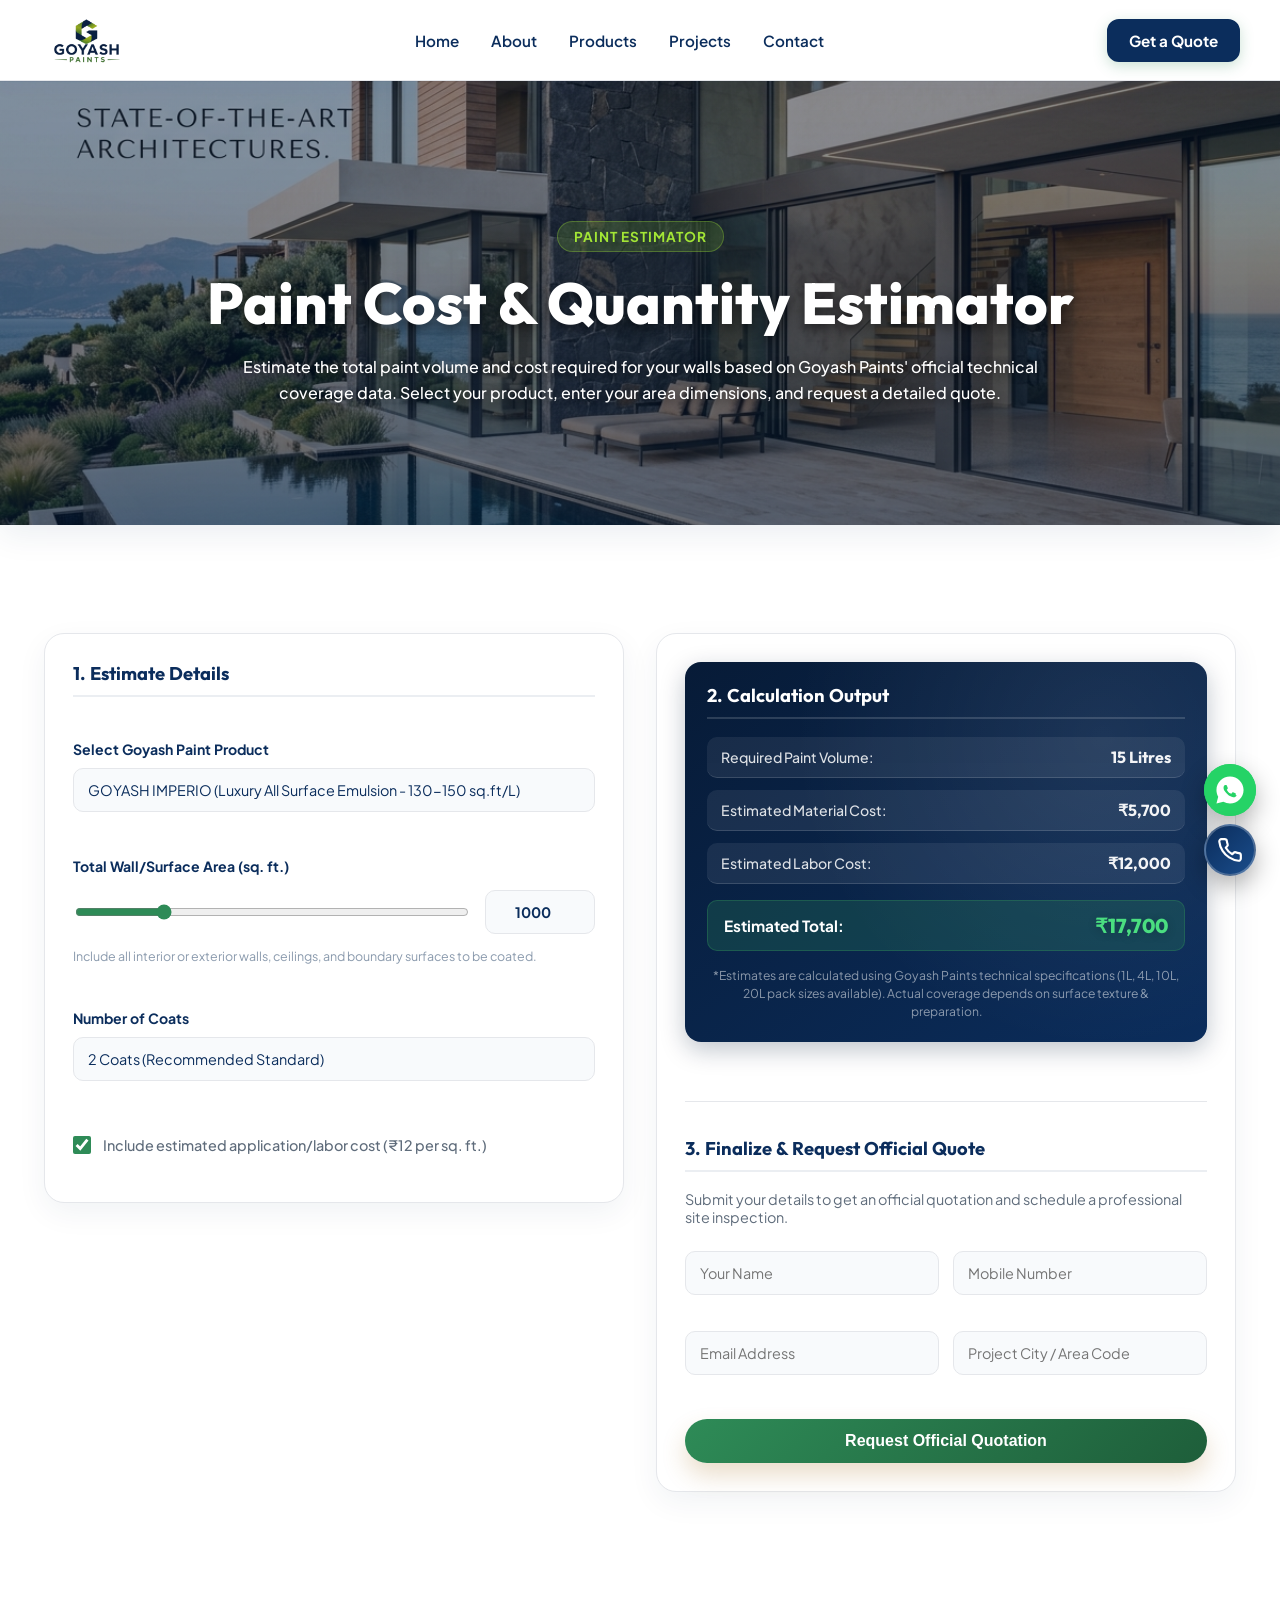
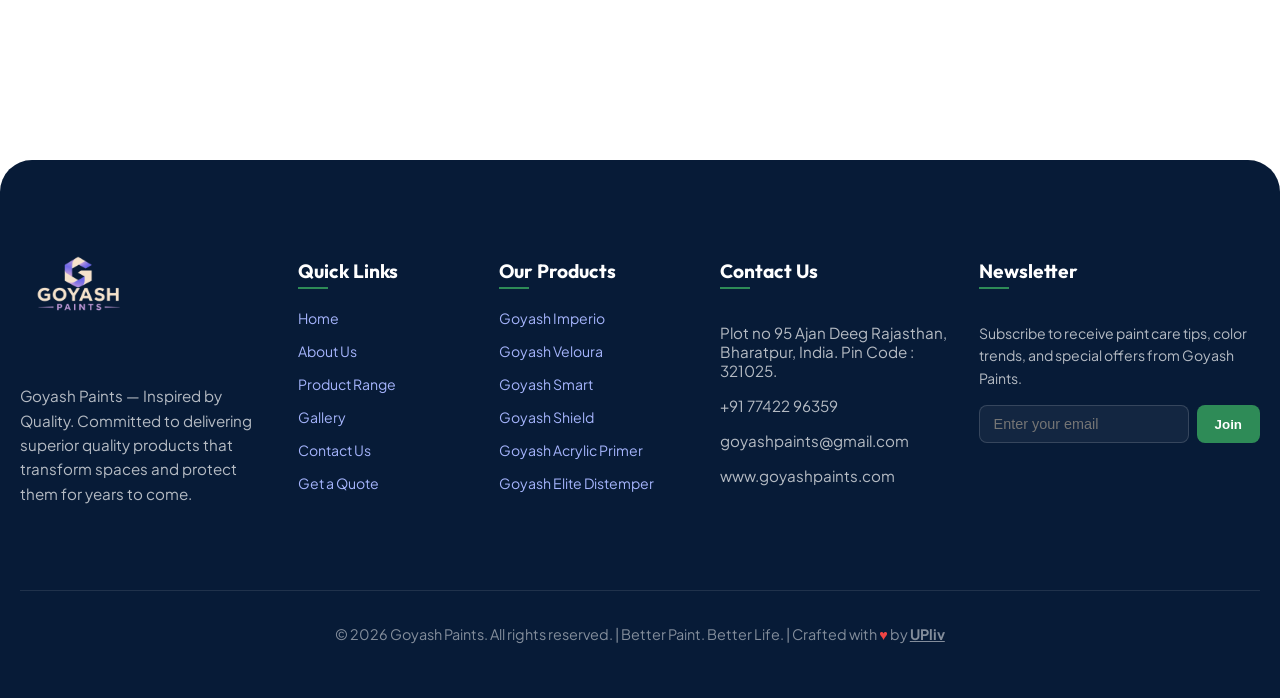
<file: quote.html>
<!DOCTYPE html>
<html lang="en">
  <head>
    <meta charset="UTF-8" />
    <meta name="viewport" content="width=device-width, initial-scale=1.0" />
    <title>Request a Quote | Paint Estimator | Goyash Paints</title>
    <meta
      name="description"
      content="Get a customized price estimation and paint quantity quotation for your residential or commercial painting projects with Goyash Paints."
    />
    <link rel="preconnect" href="https://fonts.googleapis.com" />
    <link rel="preconnect" href="https://fonts.gstatic.com" crossorigin />
    <link
      href="https://fonts.googleapis.com/css2?family=Outfit:wght@300;400;500;600;700;800;900&family=Plus+Jakarta+Sans:wght@300;400;500;600;700;800&display=swap"
      rel="stylesheet"
    />
    <link rel="stylesheet" href="styles.css?v=1.0.4" />
    <link rel="icon" type="image/jpeg" href="favicon.jpeg" />
  </head>
  <body>
    <!-- Premium Navigation Header -->
    <header class="main-header">
      <nav class="navbar">
        <div class="nav-container">
          <a href="index.html" class="nav-logo" aria-label="Goyash Paints Home">
            <img src="original-logo.jpeg" alt="Goyash Paints Logo" class="logo-img" />
          </a>
          <button class="nav-toggle" id="nav-toggle" aria-label="Toggle Navigation Menu" aria-expanded="false">
            <span class="hamburger-bar"></span>
            <span class="hamburger-bar"></span>
            <span class="hamburger-bar"></span>
          </button>
          <ul class="nav-menu">
            <li><a href="index.html">Home</a></li>
            <li><a href="about.html">About</a></li>
            <li><a href="products.html">Products</a></li>
            <li><a href="projects.html">Projects</a></li>
            <li><a href="contact.html">Contact</a></li>
            <li class="mobile-quote-item"><a href="quote.html" class="nav-btn-mobile active">Get a Quote</a></li>
          </ul>
          <div class="nav-actions">
            <a href="quote.html" class="btn-nav active">Get a Quote</a>
          </div>
        </div>
      </nav>
    </header>

    <!-- Hero Section -->
    <section class="projects-hero" id="quote-hero">
      <div class="products-hero-content">
        <span class="eyebrow">Paint Estimator</span>
        <h1>Paint Cost &amp; Quantity Estimator</h1>
        <p class="hero-copy">
          Estimate the total paint volume and cost required for your walls based on Goyash Paints' official technical coverage data. Select your product, enter your area dimensions, and request a detailed quote.
        </p>
      </div>
    </section>

    <div class="page-shell">
      <section class="calculator-section" aria-label="Quote Request Builder">
        <div class="calculator-container">
          <!-- Left Column: Estimator Options -->
          <div class="calculator-settings fade-in-card" style="--card-index: 1;">
            <h3>1. Estimate Details</h3>
            
            <div class="form-group">
              <label for="paint-product">Select Goyash Paint Product</label>
              <select id="paint-product" required>
                <option value="imperio" data-price="380" data-coverage="140" selected>GOYASH IMPERIO (Luxury All Surface Emulsion - 130-150 sq.ft/L)</option>
                <option value="veloura" data-price="340" data-coverage="130">GOYASH VELOURA (Premium Interior &amp; Exterior Emulsion - 120-140 sq.ft/L)</option>
                <option value="smart" data-price="240" data-coverage="130">GOYASH SMART (Interior Acrylic Emulsion - 120-140 sq.ft/L)</option>
                <option value="shield" data-price="260" data-coverage="90">GOYASH SHIELD (Exterior Acrylic Emulsion - 80-100 sq.ft/L)</option>
                <option value="primer" data-price="150" data-coverage="110">GOYASH ACRYLIC PRIMER WHITE (Water Based Primer - 100-120 sq.ft/L)</option>
                <option value="elite" data-price="120" data-coverage="90">GOYASH ELITE (Interior Acrylic Distemper - 80-100 sq.ft/L)</option>
              </select>
            </div>

            <div class="form-group">
              <label for="wall-area">Total Wall/Surface Area (sq. ft.)</label>
              <div class="slider-group">
                <input type="range" id="wall-area-slider" min="100" max="5000" step="50" value="1000" />
                <input type="number" id="wall-area-input" min="100" max="100000" value="1000" />
              </div>
              <p class="helper-text">Include all interior or exterior walls, ceilings, and boundary surfaces to be coated.</p>
            </div>

            <div class="form-group">
              <label for="paint-coats">Number of Coats</label>
              <select id="paint-coats">
                <option value="1">1 Coat (Primer / Touch-up)</option>
                <option value="2" selected>2 Coats (Recommended Standard)</option>
                <option value="3">3 Coats (Maximum Protection)</option>
              </select>
            </div>
            
            <div class="form-group checkbox-group">
              <input type="checkbox" id="include-labor" checked />
              <label for="include-labor">Include estimated application/labor cost (₹12 per sq. ft.)</label>
            </div>
          </div>

          <!-- Right Column: Results & Quote Submission -->
          <div class="calculator-results fade-in-card" style="--card-index: 2;">
            <div class="estimator-result-card">
              <h3>2. Calculation Output</h3>
              <div class="result-details">
                <div class="result-row">
                  <span>Required Paint Volume:</span>
                  <strong id="calc-volume">0 Litres</strong>
                </div>
                <div class="result-row">
                  <span>Estimated Material Cost:</span>
                  <strong id="calc-material-cost">₹0</strong>
                </div>
                <div class="result-row" id="labor-cost-row">
                  <span>Estimated Labor Cost:</span>
                  <strong id="calc-labor-cost">₹0</strong>
                </div>
                <div class="result-row total-row">
                  <span>Estimated Total:</span>
                  <strong id="calc-total">₹0</strong>
                </div>
              </div>
              <p class="estimate-disclaimer">*Estimates are calculated using Goyash Paints technical specifications (1L, 4L, 10L, 20L pack sizes available). Actual coverage depends on surface texture &amp; preparation.</p>
            </div>

            <!-- Lead Capture Form -->
            <div class="calculator-lead-form">
              <h3>3. Finalize &amp; Request Official Quote</h3>
              <p>Submit your details to get an official quotation and schedule a professional site inspection.</p>
              
              <form class="quote-capture-form" onsubmit="event.preventDefault(); alert('Your quote request has been submitted! Our project executive will contact you shortly.'); this.reset();">
                <div class="form-grid">
                  <div class="form-group">
                    <input type="text" placeholder="Your Name" required />
                  </div>
                  <div class="form-group">
                    <input type="tel" placeholder="Mobile Number" required />
                  </div>
                </div>
                <div class="form-grid">
                  <div class="form-group">
                    <input type="email" placeholder="Email Address" required />
                  </div>
                  <div class="form-group">
                    <input type="text" placeholder="Project City / Area Code" required />
                  </div>
                </div>
                
                <input type="hidden" id="form-calc-product" name="calc_product" value="" />
                <input type="hidden" id="form-calc-area" name="calc_area" value="" />
                <input type="hidden" id="form-calc-volume" name="calc_volume" value="" />
                <input type="hidden" id="form-calc-total" name="calc_total" value="" />

                <button type="submit" class="btn btn-primary btn-submit-quote">Request Official Quotation</button>
              </form>
            </div>
          </div>
        </div>
      </section>
    </div>

    <!-- Premium Footer -->
    <footer class="footer">
      <div class="footer-container">
        <div class="footer-col company-col">
          <a href="index.html" class="footer-logo" aria-label="Goyash Paints Home">
            <img src="original-logo.jpeg" alt="Goyash Paints Logo" class="logo-img footer-logo-img" />
          </a>
          <p class="footer-about">
            Goyash Paints — Inspired by Quality. Committed to delivering superior quality products that transform spaces and protect them for years to come.
          </p>
        </div>

        <div class="footer-col">
          <h3>Quick Links</h3>
          <ul>
            <li><a href="index.html">Home</a></li>
            <li><a href="about.html">About Us</a></li>
            <li><a href="products.html">Product Range</a></li>
            <li><a href="projects.html">Gallery</a></li>
            <li><a href="contact.html">Contact Us</a></li>
            <li><a href="quote.html">Get a Quote</a></li>
          </ul>
        </div>

        <div class="footer-col">
          <h3>Our Products</h3>
          <ul>
            <li><a href="products.html#imperio">Goyash Imperio</a></li>
            <li><a href="products.html#veloura">Goyash Veloura</a></li>
            <li><a href="products.html#smart">Goyash Smart</a></li>
            <li><a href="products.html#shield">Goyash Shield</a></li>
            <li><a href="products.html#primer">Goyash Acrylic Primer</a></li>
            <li><a href="products.html#elite">Goyash Elite Distemper</a></li>
          </ul>
        </div>

        <div class="footer-col contact-col">
          <h3>Contact Us</h3>
          <p class="contact-info">
            <span>Plot no 95 Ajan Deeg Rajasthan, Bharatpur, India. Pin Code : 321025.</span>
          </p>
          <p class="contact-info">
            <span><a href="tel:+917742296359" style="color: inherit; text-decoration: none;">+91 77422 96359</a></span>
          </p>
          <p class="contact-info">
            <span><a href="mailto:goyashpaints@gmail.com" style="color: inherit; text-decoration: none;">goyashpaints@gmail.com</a></span>
          </p>
          <p class="contact-info">
            <span><a href="https://www.goyashpaints.com" target="_blank" style="color: inherit; text-decoration: none;">www.goyashpaints.com</a></span>
          </p>
        </div>

        <div class="footer-col newsletter-col">
          <h3>Newsletter</h3>
          <p class="footer-about" style="font-size: 0.88rem; margin-bottom: 16px;">
            Subscribe to receive paint care tips, color trends, and special offers from Goyash Paints.
          </p>
          <form class="newsletter-form" onsubmit="event.preventDefault(); alert('Thank you for subscribing to Goyash Paints Newsletter!'); this.reset();">
            <input type="email" placeholder="Enter your email" required aria-label="Email address for newsletter" />
            <button type="submit" aria-label="Subscribe to newsletter">Join</button>
          </form>
        </div>
      </div>

      <div class="footer-bottom">
        <p>&copy; 2026 Goyash Paints. All rights reserved. | Better Paint. Better Life. | Crafted with <span style="color: #ef4444;">&hearts;</span> by <strong><a href="https://www.theupliv.com" target="_blank" rel="noopener noreferrer" style="color: inherit; text-decoration: underline;">UPliv</a></strong></p>
      </div>
    </footer>

    <!-- Floating Contact Buttons -->
    <a href="https://wa.me/917742296359?text=Hi%20Goyash%20Paints%2C%20I%27m%20interested%20in%20your%20paint%20products."
       class="float-btn float-btn-whatsapp"
       data-label="WhatsApp Us"
       target="_blank" rel="noopener noreferrer" aria-label="WhatsApp us">
      <svg viewBox="0 0 32 32" width="28" height="28" fill="currentColor" xmlns="http://www.w3.org/2000/svg">
        <path d="M16 .5C7.44.5.5 7.44.5 16c0 2.83.74 5.5 2.03 7.82L.5 31.5l7.88-2.01A15.45 15.45 0 0 0 16 31.5C24.56 31.5 31.5 24.56 31.5 16S24.56.5 16 .5zm7.73 21.88c-.32.9-1.87 1.72-2.57 1.82-.65.1-1.48.14-2.38-.15-.55-.17-1.25-.4-2.15-.79-3.78-1.64-6.25-5.46-6.44-5.71-.19-.25-1.55-2.07-1.55-3.95S9.5 11 9.83 10.65c.33-.34.72-.43.96-.43l.69.01c.22 0 .52-.08.81.62.3.72 1.03 2.52 1.12 2.7.09.18.15.4.03.64-.12.24-.18.38-.35.59-.17.2-.36.44-.51.59-.17.17-.35.35-.15.69.2.34.89 1.47 1.91 2.38 1.31 1.17 2.42 1.53 2.76 1.7.34.18.54.15.74-.09.2-.24.86-1.01 1.09-1.35.23-.34.46-.28.77-.17.31.11 1.97.93 2.31 1.1.34.17.57.26.65.4.09.14.09.82-.23 1.72z"/>
      </svg>
    </a>
    <a href="tel:+917742296359"
       class="float-btn float-btn-call"
       data-label="Call Us"
       aria-label="Call us">
      <svg xmlns="http://www.w3.org/2000/svg" width="24" height="24" viewBox="0 0 24 24" fill="none" stroke="currentColor" stroke-width="2" stroke-linecap="round" stroke-linejoin="round"><path d="M22 16.92v3a2 2 0 0 1-2.18 2 19.79 19.79 0 0 1-8.63-3.07 19.5 19.5 0 0 1-6-6 19.79 19.79 0 0 1-3.07-8.67A2 2 0 0 1 4.11 2h3a2 2 0 0 1 2 1.72 12.84 12.84 0 0 0 .7 2.81 2 2 0 0 1-.45 2.11L8.09 9.91a16 16 0 0 0 6 6l1.27-1.27a2 2 0 0 1 2.11-.45 12.84 12.84 0 0 0 2.81.7A2 2 0 0 1 22 16.92z"></path></svg>
    </a>

    <script src="script.js?v=1.0.4"></script>
    <script>
      (function() {
        const productSelect = document.getElementById('paint-product');
        const areaSlider = document.getElementById('wall-area-slider');
        const areaInput = document.getElementById('wall-area-input');
        const coatsSelect = document.getElementById('paint-coats');
        const laborCheckbox = document.getElementById('include-labor');

        const volEl = document.getElementById('calc-volume');
        const matCostEl = document.getElementById('calc-material-cost');
        const laborCostEl = document.getElementById('calc-labor-cost');
        const laborRow = document.getElementById('labor-cost-row');
        const totalEl = document.getElementById('calc-total');

        const urlParams = new URLSearchParams(window.location.search);
        const preSelectedProduct = urlParams.get('product');
        if (preSelectedProduct && productSelect.querySelector(`option[value="${preSelectedProduct}"]`)) {
          productSelect.value = preSelectedProduct;
        }

        function calculate() {
          const selectedOption = productSelect.options[productSelect.selectedIndex];
          const pricePerLitre = parseFloat(selectedOption.getAttribute('data-price')) || 240;
          const coveragePerLitre = parseFloat(selectedOption.getAttribute('data-coverage')) || 120;
          
          let area = parseFloat(areaInput.value) || 1000;
          let coats = parseInt(coatsSelect.value) || 2;

          let volumeRequired = Math.ceil((area * coats) / coveragePerLitre);
          let materialCost = volumeRequired * pricePerLitre;
          let laborCost = laborCheckbox.checked ? (area * 12) : 0;
          let totalCost = materialCost + laborCost;

          volEl.textContent = volumeRequired + ' Litres';
          matCostEl.textContent = '₹' + materialCost.toLocaleString('en-IN');
          
          if (laborCheckbox.checked) {
            laborRow.style.display = 'flex';
            laborCostEl.textContent = '₹' + laborCost.toLocaleString('en-IN');
          } else {
            laborRow.style.display = 'none';
          }

          totalEl.textContent = '₹' + totalCost.toLocaleString('en-IN');

          // Update hidden form inputs
          document.getElementById('form-calc-product').value = selectedOption.text;
          document.getElementById('form-calc-area').value = area + ' sq.ft';
          document.getElementById('form-calc-volume').value = volumeRequired + ' Litres';
          document.getElementById('form-calc-total').value = '₹' + totalCost;
        }

        areaSlider.addEventListener('input', function() {
          areaInput.value = this.value;
          calculate();
        });

        areaInput.addEventListener('input', function() {
          areaSlider.value = this.value;
          calculate();
        });

        productSelect.addEventListener('change', calculate);
        coatsSelect.addEventListener('change', calculate);
        laborCheckbox.addEventListener('change', calculate);

        calculate();
      })();
    </script>
  </body>
</html>
</file>
<file: styles.css>
:root {
  --primary: #0B2D5C;
  --secondary: #2E8B57;
  --bg: #FFFFFF;
  --surface: #F8FAFC;
  --text: #5F6C7B;
  --muted: #8A9Aad;
  --heading: #0B2D5C;
  --accent: #2E8B57;
  --accent-dark: #1E5E3A;
  --border: #E5E7EB;
  --dark-bg: #071B37;
  --shadow: 0 10px 30px rgba(11, 45, 92, 0.08);
  --shadow-hover: 0 20px 50px rgba(11, 45, 92, 0.15);
}

* {
  box-sizing: border-box;
}

body {
  margin: 0;
  font-family: 'Plus Jakarta Sans', sans-serif;
  color: var(--text);
  background: var(--bg);
}

h1, h2, h3, h4, h5, h6 {
  color: var(--heading);
  font-family: 'Outfit', sans-serif;
  font-weight: 700;
}


img {
  max-width: 100%;
  display: block;
}

/* Premium Navigation Header */
.main-header {
  position: sticky;
  top: 0;
  z-index: 1000;
  background: rgba(255, 255, 255, 0.96);
  backdrop-filter: blur(12px);
  -webkit-backdrop-filter: blur(12px);
  border-bottom: 1px solid var(--border, #E5E7EB);
  box-shadow: 0 4px 20px rgba(11, 45, 92, 0.05);
}

.navbar {
  width: 100%;
  padding: 10px 0;
}

.nav-container {
  max-width: 1280px;
  margin: 0 auto;
  padding: 0 20px;
  display: flex;
  align-items: center;
  justify-content: space-between;
  position: relative;
}

.nav-logo {
  display: flex;
  align-items: center;
  text-decoration: none;
}

.logo-img {
  height: 46px;
  width: auto;
  object-fit: contain;
}

.nav-menu {
  display: flex;
  align-items: center;
  gap: 28px;
  list-style: none;
  margin: 0;
  padding: 0;
}

.nav-menu li a {
  text-decoration: none;
  color: var(--heading, #0B2D5C);
  font-weight: 600;
  font-size: 0.95rem;
  transition: color 0.2s ease;
  position: relative;
  padding: 6px 0;
}

.nav-menu li a:hover,
.nav-menu li a.active {
  color: var(--secondary, #2E8B57);
}

.nav-menu li a.active::after {
  content: '';
  position: absolute;
  bottom: -2px;
  left: 0;
  width: 100%;
  height: 2px;
  background: var(--secondary, #2E8B57);
  border-radius: 2px;
}

.nav-actions {
  display: flex;
  align-items: center;
  gap: 12px;
}

.btn-nav {
  display: inline-flex;
  align-items: center;
  justify-content: center;
  padding: 9px 20px;
  border-radius: 999px;
  background: linear-gradient(135deg, var(--secondary, #2E8B57) 0%, var(--accent-dark, #1E5E3A) 100%);
  color: #ffffff !important;
  font-weight: 700;
  font-size: 0.88rem;
  text-decoration: none;
  box-shadow: 0 4px 14px rgba(46, 139, 87, 0.25);
  transition: all 0.2s ease;
}

.btn-nav:hover {
  transform: translateY(-2px);
  box-shadow: 0 6px 20px rgba(46, 139, 87, 0.35);
}

.mobile-quote-item {
  display: none;
}

/* Nav Toggle Button (Hidden on Desktop) */
.nav-toggle {
  display: none;
  background: transparent;
  border: none;
  cursor: pointer;
  padding: 6px;
  flex-direction: column;
  justify-content: space-around;
  width: 36px;
  height: 36px;
  z-index: 1002;
  border-radius: 8px;
  box-sizing: border-box;
}

.hamburger-bar {
  display: block;
  width: 24px;
  height: 2.5px;
  margin: 0 auto;
  background-color: var(--heading, #0B2D5C);
  border-radius: 3px;
  transition: transform 0.3s ease, opacity 0.3s ease, background-color 0.3s ease;
}

.nav-toggle.active .hamburger-bar:nth-child(1) {
  transform: translateY(7px) rotate(45deg);
}

.nav-toggle.active .hamburger-bar:nth-child(2) {
  opacity: 0;
}

.nav-toggle.active .hamburger-bar:nth-child(3) {
  transform: translateY(-7px) rotate(-45deg);
}

.page-shell {
  max-width: 1280px;
  margin: 0 auto;
  padding: 24px 20px 40px;
}

.hero {
  display: grid;
  grid-template-columns: 1.05fr 0.95fr;
  gap: 32px;
  align-items: center;
  padding: 12px 0 32px;
  border: none;
  border-radius: 0;
  background: transparent;
  backdrop-filter: none;
  box-shadow: none;
}

.hero-content {
  max-width: 620px;
}

.eyebrow {
  display: inline-flex;
  align-items: center;
  gap: 8px;
  margin: 0 0 14px;
  padding: 8px 14px;
  border-radius: 999px;
  background: rgba(214, 162, 74, 0.16);
  color: var(--accent-dark);
  font-size: 0.9rem;
  font-weight: 700;
  letter-spacing: 0.04em;
  text-transform: uppercase;
  white-space: nowrap;
  max-width: 100%;
  box-sizing: border-box;
}

h1 {
  margin: 0 0 16px;
  font-size: clamp(2rem, 3.8vw, 3.5rem);
  line-height: 1.08;
  font-weight: 800;
}

.hero-copy {
  margin: 0 0 24px;
  font-size: 1.02rem;
  line-height: 1.8;
  color: var(--muted);
}

.hero-actions {
  display: flex;
  flex-wrap: wrap;
  gap: 12px;
  margin-bottom: 22px;
}

.btn {
  display: inline-flex;
  align-items: center;
  justify-content: center;
  padding: 13px 20px;
  border-radius: 999px;
  text-decoration: none;
  font-weight: 700;
  transition: transform 0.2s ease, box-shadow 0.2s ease;
}

.btn:hover {
  transform: translateY(-2px);
}

.btn-primary {
  color: white;
  background: linear-gradient(135deg, var(--accent) 0%, var(--accent-dark) 100%);
  box-shadow: 0 12px 24px rgba(169, 111, 32, 0.24);
}

.btn-secondary {
  color: var(--text);
  background: white;
  border: 1px solid var(--border);
}

.hero-badges {
  display: flex;
  flex-wrap: wrap;
  gap: 8px;
}

.hero-badges span {
  display: inline-flex;
  align-items: center;
  gap: 6px;
  padding: 5px 11px;
  border-radius: 999px;
  background: rgba(7, 17, 31, 0.05);
  border: 1px solid rgba(7, 17, 31, 0.08);
  color: var(--text);
  font-size: 0.78rem;
  font-weight: 600;
  white-space: nowrap;
}

.hero-badges span svg {
  width: 13px;
  height: 13px;
  stroke: var(--secondary);
  flex-shrink: 0;
}

.product-hero-section {
  display: grid;
  grid-template-columns: 1.05fr 0.95fr;
  gap: 36px;
  align-items: center;
  padding: 16px 0 40px;
}

@media (max-width: 992px) {
  .product-hero-section {
    grid-template-columns: 1fr;
    gap: 32px;
  }
}

.hero-carousel-wrapper {
  position: relative;
  width: 100%;
  max-width: 480px;
  margin: 0 auto;
}

.carousel-glow {
  position: absolute;
  top: 50%;
  left: 50%;
  transform: translate(-50%, -50%);
  width: 320px;
  height: 320px;
  background: radial-gradient(circle, rgba(46, 139, 87, 0.22), transparent 70%);
  filter: blur(28px);
  z-index: 0;
  pointer-events: none;
}

.product-carousel-frame {
  position: relative;
  min-height: 470px;
  border-radius: 28px;
  background: linear-gradient(145deg, #ffffff, #f8fafc);
  border: 1px solid rgba(226, 232, 240, 0.9);
  box-shadow: 0 24px 60px -15px rgba(15, 23, 42, 0.12), 0 8px 24px -4px rgba(46, 139, 87, 0.08);
  overflow: hidden;
  z-index: 1;
}

.product-carousel-frame .hero-slide {
  position: absolute;
  inset: 0;
  width: 100%;
  height: 100%;
  opacity: 0;
  transform: translateX(40px) scale(0.96);
  transition: opacity 0.5s cubic-bezier(0.165, 0.84, 0.44, 1), transform 0.5s cubic-bezier(0.165, 0.84, 0.44, 1);
  pointer-events: none;
  background: transparent;
}

.product-carousel-frame .hero-slide.active {
  opacity: 1;
  transform: translateX(0) scale(1);
  pointer-events: auto;
}

.hero-product-card {
  display: flex;
  flex-direction: column;
  height: 100%;
  padding: 24px;
  text-align: center;
  align-items: center;
  justify-content: space-between;
}

.hero-product-badge {
  align-self: flex-end;
  padding: 4px 10px;
  border-radius: 99px;
  font-size: 0.68rem;
  font-weight: 700;
  color: white;
  letter-spacing: 0.4px;
  text-transform: uppercase;
  box-shadow: 0 2px 8px rgba(0, 0, 0, 0.12);
  white-space: nowrap;
}

.hero-product-img-wrap {
  width: 100%;
  height: 200px;
  display: flex;
  align-items: center;
  justify-content: center;
  margin: 8px 0;
}

.hero-product-img {
  max-width: 85%;
  max-height: 185px;
  width: auto;
  height: auto;
  object-fit: contain !important;
  filter: drop-shadow(0 14px 22px rgba(0, 0, 0, 0.16));
  transition: transform 0.4s ease;
}

.hero-slide.active .hero-product-img {
  animation: floatBucket 4s ease-in-out infinite alternate;
}

@keyframes floatBucket {
  0% { transform: translateY(0px); }
  100% { transform: translateY(-8px); }
}

.hero-product-info {
  width: 100%;
  background: rgba(241, 245, 249, 0.75);
  border-radius: 18px;
  padding: 16px;
  border: 1px solid rgba(226, 232, 240, 0.85);
}

.hero-product-category {
  font-size: 0.65rem;
  font-weight: 800;
  color: var(--secondary);
  letter-spacing: 1px;
  text-transform: uppercase;
  display: block;
  margin-bottom: 2px;
}

.hero-product-name {
  font-size: 1.25rem;
  font-weight: 800;
  color: var(--primary);
  margin: 2px 0;
  letter-spacing: 0.5px;
}

.hero-product-tagline {
  font-size: 0.78rem;
  font-weight: 700;
  color: var(--accent-dark);
  text-transform: uppercase;
  margin-bottom: 8px;
}

.hero-product-specs {
  display: flex;
  justify-content: center;
  gap: 10px;
  font-size: 0.75rem;
  color: var(--text-muted);
  margin-bottom: 12px;
  flex-wrap: wrap;
}

.hero-product-specs span {
  background: white;
  padding: 4px 10px;
  border-radius: 6px;
  font-weight: 600;
  border: 1px solid rgba(226, 232, 240, 0.9);
}

.btn-sm {
  padding: 8px 18px;
  font-size: 0.82rem;
  border-radius: 99px;
  display: inline-block;
}

/* Nav arrows */
.carousel-nav-btn {
  position: absolute;
  top: 50%;
  transform: translateY(-50%);
  width: 44px;
  height: 44px;
  border-radius: 50%;
  background: #ffffff;
  border: 1px solid rgba(226, 232, 240, 0.9);
  color: var(--primary);
  display: flex;
  align-items: center;
  justify-content: center;
  cursor: pointer;
  z-index: 10;
  box-shadow: 0 6px 18px rgba(0, 0, 0, 0.12);
  transition: all 0.25s ease;
}

.carousel-nav-btn svg {
  width: 20px;
  height: 20px;
}

.carousel-nav-btn:hover {
  background: var(--secondary);
  color: white;
  transform: translateY(-50%) scale(1.1);
  box-shadow: 0 10px 24px rgba(46, 139, 87, 0.3);
}

.carousel-nav-btn.prev-btn { left: -22px; }
.carousel-nav-btn.next-btn { right: -22px; }

@media (max-width: 540px) {
  .carousel-nav-btn.prev-btn { left: 8px; }
  .carousel-nav-btn.next-btn { right: 8px; }
}

.slide-dots {
  position: absolute;
  left: 50%;
  bottom: 14px;
  transform: translateX(-50%);
  display: flex;
  gap: 8px;
  z-index: 10;
}

.slide-dots button {
  width: 10px;
  height: 10px;
  padding: 0;
  border: none;
  border-radius: 50%;
  background: rgba(148, 163, 184, 0.5);
  cursor: pointer;
  transition: all 0.3s ease;
}

.slide-dots button.active {
  background: var(--secondary);
  width: 24px;
  border-radius: 99px;
}

.trust-strip {
  display: grid;
  grid-template-columns: repeat(6, 1fr);
  gap: 10px;
  margin-top: 20px;
  padding: 12px 14px;
  border-radius: 18px;
  background: var(--surface);
  border: 1px solid var(--border);
  box-shadow: 0 10px 24px rgba(7, 17, 31, 0.05);
}

.trust-item {
  display: flex;
  align-items: center;
  justify-content: center;
  gap: 8px;
  padding: 8px 12px;
  text-align: center;
  border-radius: 12px;
  background: linear-gradient(135deg, var(--primary) 0%, #1e4d8a 100%);
  color: #ffffff;
  font-size: 0.8rem;
  font-weight: 700;
  white-space: nowrap;
  transition: all 0.3s ease;
  box-shadow: 0 3px 10px rgba(11, 45, 92, 0.12);
}

.trust-item svg {
  width: 15px;
  height: 15px;
  stroke: #3ebd7c;
  flex-shrink: 0;
}

.trust-item span {
  white-space: nowrap;
}

.trust-item:hover {
  background: linear-gradient(135deg, var(--secondary) 0%, #3ebd7c 100%);
  transform: translateY(-2px);
  box-shadow: 0 6px 18px rgba(46, 139, 87, 0.25);
}

@media (max-width: 980px) {
  .hero {
    grid-template-columns: 1fr;
    padding: 24px;
  }

  .hero-content {
    max-width: none;
  }

  .hero-visual {
    min-height: 420px;
  }

  .image-frame {
    min-height: 420px;
  }
}

@media (max-width: 680px) {
  .page-shell {
    padding: 14px 12px 28px;
  }

  .hero {
    padding: 18px;
    border-radius: 24px;
  }

  h1 {
    font-size: 2rem;
  }

  .hero-copy {
    font-size: 0.96rem;
  }

  .hero-actions {
    flex-direction: column;
  }

  .btn {
    width: 100%;
  }

  .hero-visual {
    min-height: 320px;
  }

  .image-frame {
    min-height: 320px;
    border-radius: 20px;
  }

  .trust-strip {
    grid-template-columns: repeat(2, 1fr) !important;
    gap: 8px !important;
    padding: 10px !important;
    border-radius: 16px !important;
  }

  .trust-item {
    display: flex !important;
    flex-direction: row !important;
    align-items: center !important;
    justify-content: center !important;
    gap: 6px !important;
    padding: 6px 10px !important;
    height: 36px !important;
    min-height: 36px !important;
    border-radius: 10px !important;
    font-size: 0.74rem !important;
    font-weight: 700 !important;
    white-space: nowrap !important;
    box-sizing: border-box !important;
  }

  .trust-item svg {
    width: 13px !important;
    height: 13px !important;
    flex-shrink: 0 !important;
  }

  .trust-item span {
    white-space: nowrap !important;
    overflow: hidden !important;
    text-overflow: ellipsis !important;
  }
}

/* Navigation Header */
.main-header {
  position: sticky;
  top: 0;
  width: 100%;
  background: var(--bg);
  box-shadow: 0 4px 20px rgba(11, 45, 92, 0.05);
  z-index: 1000;
  border-bottom: 1px solid var(--border);
}

.navbar {
  max-width: 1280px;
  height: 80px;
  margin: 0 auto;
  padding: 0 20px;
  display: flex;
  align-items: center;
}

.nav-container {
  width: 100%;
  display: flex;
  align-items: center;
  justify-content: space-between;
  position: relative;
}

/* ── Mobile Navigation Toggle Button ── */
.nav-toggle {
  display: none;
  flex-direction: column;
  justify-content: center;
  align-items: center;
  gap: 5px;
  width: 42px;
  height: 42px;
  padding: 0;
  border-radius: 12px;
  background: rgba(11, 45, 92, 0.05);
  border: 1px solid rgba(11, 45, 92, 0.12);
  cursor: pointer;
  z-index: 1001;
  transition: all 0.3s cubic-bezier(0.4, 0, 0.2, 1);
}

.hamburger-bar {
  display: block;
  width: 20px;
  height: 2px;
  background-color: var(--primary);
  border-radius: 2px;
  transition: all 0.3s cubic-bezier(0.4, 0, 0.2, 1);
  transform-origin: center;
}

/* Animated Morphing X Close State */
.nav-toggle.active {
  background: rgba(13, 148, 136, 0.15);
  border-color: rgba(13, 148, 136, 0.3);
}

.nav-toggle.active .hamburger-bar:nth-child(1) {
  transform: translateY(7px) rotate(45deg);
  background-color: #0d9488;
}

.nav-toggle.active .hamburger-bar:nth-child(2) {
  opacity: 0;
  transform: scaleX(0);
}

.nav-toggle.active .hamburger-bar:nth-child(3) {
  transform: translateY(-7px) rotate(-45deg);
  background-color: #0d9488;
}

.nav-logo {
  text-decoration: none;
  display: flex;
  align-items: center;
}

.logo-img {
  height: 68px;
  width: auto;
  max-width: 220px;
  object-fit: contain;
  display: block;
}

.footer-logo-img {
  height: 85px;
  width: auto;
  max-width: 250px;
  object-fit: contain;
  margin-bottom: 20px;
  filter: invert(1);
  mix-blend-mode: screen;
}

.nav-menu {
  display: flex;
  list-style: none;
  margin: 0;
  padding: 0;
  gap: 32px;
}

.nav-menu a {
  text-decoration: none;
  color: var(--primary);
  font-weight: 600;
  font-size: 0.95rem;
  position: relative;
  padding: 8px 0;
  transition: color 0.3s ease;
}

.nav-menu a::after {
  content: '';
  position: absolute;
  bottom: 0;
  left: 0;
  width: 0;
  height: 2px;
  background-color: var(--secondary);
  transition: width 0.3s ease;
}

.nav-menu a:hover {
  color: var(--secondary);
}

.nav-menu a:hover::after {
  width: 100%;
}

.nav-actions {
  display: flex;
  align-items: center;
}

/* Responsive Mobile Navigation Drawer */
@media (max-width: 768px) {
  .nav-toggle {
    display: flex !important;
  }

  .nav-menu {
    position: absolute;
    top: calc(100% + 12px);
    left: 0;
    right: 0;
    background: rgba(255, 255, 255, 0.98);
    backdrop-filter: blur(20px);
    -webkit-backdrop-filter: blur(20px);
    padding: 16px 20px 22px;
    border-radius: 20px;
    border: 1px solid var(--border);
    box-shadow: 0 20px 40px rgba(7, 17, 31, 0.15);
    flex-direction: column;
    gap: 6px;
    transform: translateY(-12px);
    opacity: 0;
    visibility: hidden;
    pointer-events: none;
    transition: all 0.3s cubic-bezier(0.4, 0, 0.2, 1);
    z-index: 999;
  }

  .nav-menu.active {
    transform: translateY(0);
    opacity: 1;
    visibility: visible;
    pointer-events: auto;
  }

  .nav-menu li {
    width: 100%;
  }

  .nav-menu a {
    display: flex;
    align-items: center;
    width: 100%;
    padding: 11px 16px;
    border-radius: 12px;
    font-size: 0.95rem;
    font-weight: 700;
    color: #0f172a;
    transition: all 0.2s ease;
    box-sizing: border-box;
  }

  .nav-menu a:hover,
  .nav-menu a.active {
    background: rgba(13, 148, 136, 0.1);
    color: #0d9488;
    padding-left: 20px;
  }

  .nav-menu a::after {
    display: none;
  }
}

.btn-nav {
  display: inline-flex;
  align-items: center;
  justify-content: center;
  padding: 10px 20px;
  border-radius: 12px;
  text-decoration: none;
  font-weight: 700;
  font-size: 0.95rem;
  background: var(--primary);
  color: white;
  border: 2px solid var(--primary);
  transition: all 0.3s ease;
}

.btn-nav:hover {
  background: var(--secondary);
  border-color: var(--secondary);
  box-shadow: var(--shadow);
}

/* Footer Section */
.footer {
  background-color: var(--dark-bg);
  color: #FFFFFF;
  padding: 80px 20px 40px;
  margin-top: 120px;
  border-top-left-radius: 32px;
  border-top-right-radius: 32px;
}

.footer-container {
  max-width: 1400px;
  margin: 0 auto;
  display: grid;
  grid-template-columns: 1.3fr 0.9fr 1fr 1.2fr 1.3fr;
  gap: 28px;
  align-items: start;
}

@media (max-width: 1100px) {
  .footer-container {
    grid-template-columns: repeat(3, 1fr);
    gap: 32px;
  }
}

@media (max-width: 640px) {
  .footer-container {
    grid-template-columns: 1fr;
    gap: 28px;
  }
}

.footer-col h3 {
  color: #FFFFFF;
  font-size: 1.2rem;
  margin-bottom: 24px;
  position: relative;
  display: inline-block;
}

.footer-col h3::after {
  content: '';
  position: absolute;
  bottom: -6px;
  left: 0;
  width: 30px;
  height: 2px;
  background-color: var(--secondary);
}

.footer-col ul {
  list-style: none;
  padding: 0;
  margin: 0;
}

.footer-col ul li {
  margin-bottom: 12px;
}

.footer-col ul a {
  color: #a5b4fc;
  text-decoration: none;
  transition: color 0.3s ease;
  font-size: 0.88rem;
}

.footer-col ul a:hover {
  color: var(--secondary);
}

.footer-logo {
  text-decoration: none;
  font-family: 'Outfit', sans-serif;
  font-size: 1.8rem;
  font-weight: 800;
  letter-spacing: 1px;
  display: inline-block;
  margin-bottom: 20px;
}

.footer-logo .logo-text {
  color: #FFFFFF;
}

.footer-logo .logo-sub {
  color: var(--secondary);
}

.footer-about {
  color: rgba(255, 255, 255, 0.7);
  font-size: 0.95rem;
  line-height: 1.6;
  margin-bottom: 24px;
}

.social-icons {
  display: flex;
  gap: 12px;
}

.social-link {
  display: inline-flex;
  align-items: center;
  justify-content: center;
  width: 36px;
  height: 36px;
  border-radius: 50%;
  background: rgba(255, 255, 255, 0.1);
  color: white;
  text-decoration: none;
  transition: all 0.3s ease;
  padding: 8px;
}

.social-link:hover {
  background: var(--secondary);
  color: white;
  transform: translateY(-3px);
}

.footer-icon-svg {
  width: 100%;
  height: 100%;
}

.contact-info {
  display: flex;
  align-items: center;
  gap: 12px;
  color: rgba(255, 255, 255, 0.7);
  font-size: 0.95rem;
  margin-bottom: 16px;
}

.contact-icon-svg {
  width: 18px;
  height: 18px;
  color: var(--secondary);
  flex-shrink: 0;
}

.newsletter {
  margin-top: 24px;
}

.newsletter h4 {
  color: #FFFFFF;
  font-size: 1rem;
  margin-bottom: 12px;
}

.newsletter-form {
  display: flex;
  gap: 8px;
}

.newsletter-form input {
  flex: 1;
  padding: 10px 14px;
  border-radius: 8px;
  border: 1px solid rgba(255, 255, 255, 0.15);
  background: rgba(255, 255, 255, 0.05);
  color: white;
  font-size: 0.9rem;
}

.newsletter-form input:focus {
  outline: none;
  border-color: var(--secondary);
}

.newsletter-form button {
  padding: 10px 18px;
  border-radius: 8px;
  border: none;
  background: var(--secondary);
  color: white;
  font-weight: bold;
  cursor: pointer;
  transition: background 0.3s ease;
}

.newsletter-form button:hover {
  background: #1e5e3a;
}

.footer-bottom {
  max-width: 1280px;
  margin: 60px auto 0;
  padding-top: 20px;
  border-top: 1px solid rgba(255, 255, 255, 0.1);
  text-align: center;
  font-size: 0.9rem;
  color: rgba(255, 255, 255, 0.5);
}

/* ── Splash Screen (Responsive & Mobile-Optimized) ── */
#splash-screen {
  position: fixed;
  inset: 0;
  width: 100vw;
  height: 100vh;
  height: 100dvh;
  z-index: 99999;
  background: #000000;
  display: flex;
  align-items: center;
  justify-content: center;
  flex-direction: column;
  overflow: hidden;
  transition: opacity 0.7s ease, visibility 0.7s ease;
}

#splash-screen.hidden {
  opacity: 0;
  visibility: hidden;
  pointer-events: none;
}

#splash-video {
  position: absolute;
  inset: 0;
  width: 100%;
  height: 100%;
  object-fit: cover;
  object-position: center;
}

/* Mobile Screen Fit: Compress video to fit mobile screen fully without cropping */
@media (max-width: 768px) {
  #splash-screen {
    justify-content: center;
    padding: 0 12px;
  }

  #splash-video {
    position: relative;
    inset: auto;
    width: 100%;
    max-width: 100%;
    height: auto;
    max-height: 72vh;
    object-fit: contain;
    aspect-ratio: 16 / 9;
    border-radius: 14px;
    box-shadow: 0 12px 36px rgba(0, 0, 0, 0.85);
  }
}

/* Dark gradient overlay so skip button & logo are readable on mobile */
#splash-screen::after {
  content: '';
  position: absolute;
  inset: 0;
  background: linear-gradient(
    to bottom,
    rgba(0,0,0,0.25) 0%,
    rgba(0,0,0,0.0) 50%,
    rgba(0,0,0,0.6) 100%
  );
  pointer-events: none;
}

/* Progress bar at bottom */
#splash-progress {
  position: absolute;
  bottom: 0;
  left: 0;
  height: 3px;
  width: 0%;
  background: #10b981;
  z-index: 5;
  transition: width 0.25s linear;
}

/* Skip button optimized for mobile touch targets */
#splash-skip {
  position: absolute;
  bottom: calc(24px + env(safe-area-inset-bottom, 0px));
  right: 18px;
  z-index: 10;
  background: rgba(15, 23, 42, 0.65);
  backdrop-filter: blur(10px);
  -webkit-backdrop-filter: blur(10px);
  border: 1px solid rgba(255, 255, 255, 0.3);
  color: #ffffff;
  font-family: 'Outfit', sans-serif;
  font-size: 0.85rem;
  font-weight: 700;
  letter-spacing: 0.04em;
  padding: 10px 22px;
  border-radius: 50px;
  cursor: pointer;
  box-shadow: 0 4px 16px rgba(0, 0, 0, 0.3);
  transition: all 0.2s ease;
}

#splash-skip:active {
  background: rgba(16, 185, 129, 0.5);
  transform: scale(0.96);
}

/* Logo watermark on mobile splash */
#splash-logo {
  position: absolute;
  top: calc(24px + env(safe-area-inset-top, 0px));
  left: 50%;
  transform: translateX(-50%);
  z-index: 10;
  display: flex;
  align-items: center;
  gap: 8px;
}

#splash-logo span {
  font-family: 'Outfit', sans-serif;
  font-size: 1.3rem;
  font-weight: 800;
  color: #ffffff;
  letter-spacing: 0.03em;
  text-shadow: 0 2px 8px rgba(0, 0, 0, 0.6);
}

#splash-logo span em {
  color: #34d399;
  font-style: normal;
}

/* ── Floating Action Buttons ── */
.floating-buttons {
  position: fixed;
  bottom: 32px;
  right: 24px;
  display: flex;
  flex-direction: column;
  gap: 14px;
  z-index: 9999;
}

.float-btn {
  width: 56px;
  height: 56px;
  border-radius: 50%;
  display: flex;
  align-items: center;
  justify-content: center;
  text-decoration: none;
  box-shadow: 0 4px 18px rgba(0, 0, 0, 0.28);
  transition: transform 0.25s cubic-bezier(.34,1.56,.64,1), box-shadow 0.25s ease;
  position: relative;
}

.float-btn:hover {
  transform: scale(1.13) translateY(-2px);
  box-shadow: 0 8px 28px rgba(0, 0, 0, 0.38);
}

/* Tooltip label */
.float-btn::before {
  content: attr(data-label);
  position: absolute;
  right: calc(100% + 10px);
  background: rgba(15, 23, 42, 0.92);
  color: #fff;
  font-size: 0.78rem;
  font-weight: 600;
  white-space: nowrap;
  padding: 5px 12px;
  border-radius: 6px;
  opacity: 0;
  pointer-events: none;
  transform: translateX(6px);
  transition: opacity 0.2s ease, transform 0.2s ease;
}

.float-btn:hover::before {
  opacity: 1;
  transform: translateX(0);
}

/* WhatsApp */
.float-btn-whatsapp {
  background: #25D366;
}

.float-btn-whatsapp svg {
  width: 28px;
  height: 28px;
  fill: #fff;
}

/* Pulse ring on WhatsApp */
@keyframes float-pulse {
  0%   { transform: scale(1); opacity: 0.7; }
  70%  { transform: scale(1.55); opacity: 0; }
  100% { transform: scale(1.55); opacity: 0; }
}

.float-btn-whatsapp::after {
  content: '';
  position: absolute;
  inset: 0;
  border-radius: 50%;
  background: #25D366;
  animation: float-pulse 2.2s infinite;
  z-index: -1;
}

/* Call */
.float-btn-call {
  background: #1e40af;
}

.float-btn-call svg {
  width: 26px;
  height: 26px;
  stroke: #fff;
  fill: none;
}

@media (max-width: 1200px) {
  .footer-container {
    grid-template-columns: 1fr 1fr 1fr;
    gap: 28px;
  }
}

@media (max-width: 768px) {
  .footer-container {
    grid-template-columns: 1fr 1fr;
    gap: 24px;
  }
}

@media (max-width: 680px) {
  .navbar {
    height: 70px;
  }
  .nav-menu {
    display: none;
  }
  .footer-container {
    grid-template-columns: 1fr;
    gap: 28px;
  }
  .footer {
    padding: 60px 20px 30px;
    margin-top: 80px;
  }
}

/* About Section / Brand Introduction */
.about-section {
  padding: 120px 0;
  margin-top: 60px;
}

.about-container {
  display: grid;
  grid-template-columns: 1fr 1fr;
  gap: 60px;
  align-items: center;
}

.about-visual {
  position: relative;
}

.about-image {
  width: 100%;
  height: 500px;
  object-fit: cover;
  border-radius: 20px;
  box-shadow: var(--shadow-hover);
}

.about-badge {
  position: absolute;
  bottom: -30px;
  right: -30px;
  background: linear-gradient(135deg, var(--primary) 0%, var(--secondary) 100%);
  color: white;
  padding: 24px 30px;
  border-radius: 18px;
  box-shadow: 0 10px 30px rgba(11, 45, 92, 0.2);
  display: flex;
  flex-direction: column;
  align-items: center;
}

.badge-num {
  font-family: 'Outfit', sans-serif;
  font-size: 2.5rem;
  font-weight: 800;
  line-height: 1;
}

.badge-lbl {
  font-size: 0.9rem;
  font-weight: 600;
  margin-top: 4px;
}

.about-content {
  display: flex;
  flex-direction: column;
}

.section-eyebrow {
  color: var(--secondary);
  font-size: 1rem;
  font-weight: 700;
  text-transform: uppercase;
  letter-spacing: 2px;
  margin-bottom: 12px;
}

.section-title {
  font-size: 2.5rem;
  line-height: 1.2;
  margin-bottom: 20px;
}

.section-copy {
  font-size: 1.05rem;
  line-height: 1.7;
  color: var(--text);
  margin-bottom: 40px;
}

.about-cards {
  display: flex;
  flex-direction: column;
  gap: 20px;
}

.about-card {
  display: flex;
  align-items: flex-start;
  gap: 20px;
  padding: 24px;
  background: #ffffff;
  border-radius: 18px;
  border: 1px solid var(--border);
  box-shadow: var(--shadow);
  transition: all 0.4s cubic-bezier(0.165, 0.84, 0.44, 1);
}

.about-card:hover {
  transform: translateY(-5px);
  box-shadow: var(--shadow-hover);
  border-color: rgba(46, 139, 87, 0.2);
}

.card-icon {
  display: inline-flex;
  align-items: center;
  justify-content: center;
  width: 48px;
  height: 48px;
  background: rgba(11, 45, 92, 0.08);
  color: var(--primary);
  padding: 10px;
  border-radius: 12px;
  transition: all 0.3s ease;
  flex-shrink: 0;
}

.about-card:hover .card-icon {
  background: rgba(46, 139, 87, 0.1);
  color: var(--secondary);
}

.icon-svg {
  width: 100%;
  height: 100%;
}

.about-card h3 {
  margin: 0 0 8px 0;
  font-size: 1.15rem;
  font-weight: 700;
}

.about-card p {
  margin: 0;
  font-size: 0.95rem;
  line-height: 1.5;
  color: var(--text);
}

/* Scroll Animation Styles */
.fade-in-card {
  opacity: 0;
  transform: translateY(30px);
  transition: opacity 0.6s ease, transform 0.6s ease;
  transition-delay: calc(var(--card-index) * 150ms);
}

.fade-in-card.visible {
  opacity: 1;
  transform: translateY(0);
}

@media (max-width: 980px) {
  .about-container {
    grid-template-columns: 1fr;
    gap: 40px;
  }
  .about-image {
    height: 400px;
  }
  .about-badge {
    bottom: -20px;
    right: -20px;
    padding: 18px 24px;
  }
}

/* Why Choose Section */
.why-choose-section {
  padding: 120px 0;
  border-top: 1px solid var(--border);
}

.why-choose-header {
  text-align: center;
  max-width: 800px;
  margin: 0 auto 80px;
}

.why-choose-header .section-description {
  font-size: 1.08rem;
  line-height: 1.8;
  color: var(--text);
  margin-top: 20px;
}

.features-grid {
  display: grid;
  grid-template-columns: 1fr 1fr;
  gap: 30px;
  margin-bottom: 120px;
}

.feature-card {
  display: flex;
  align-items: flex-start;
  gap: 24px;
  padding: 32px;
  background: #ffffff;
  border-radius: 18px;
  border: 1px solid var(--border);
  box-shadow: var(--shadow);
  transition: all 0.4s cubic-bezier(0.165, 0.84, 0.44, 1);
}

.feature-card:hover {
  transform: translateY(-5px);
  box-shadow: var(--shadow-hover);
  border-color: rgba(46, 139, 87, 0.2);
}

.feature-card .card-icon {
  width: 56px;
  height: 56px;
  background: rgba(11, 45, 92, 0.08);
  color: var(--primary);
  border-radius: 14px;
  padding: 14px;
  display: inline-flex;
  align-items: center;
  justify-content: center;
  flex-shrink: 0;
  transition: all 0.3s ease;
}

.feature-card:hover .card-icon {
  background: rgba(46, 139, 87, 0.1);
  color: var(--secondary);
}

.feature-content h3 {
  margin: 0 0 10px 0;
  font-size: 1.35rem;
  color: var(--primary);
}

.feature-content p {
  margin: 0;
  font-size: 0.98rem;
  line-height: 1.6;
  color: var(--text);
}

/* Promise Banner styling */
.promise-banner {
  position: relative;
  background: linear-gradient(135deg, rgba(11, 45, 92, 0.9) 0%, rgba(7, 27, 55, 0.95) 100%), url('Living Room Transformation After.jpeg');
  background-size: cover;
  background-position: center;
  background-attachment: scroll;
  border-radius: 32px;
  padding: 80px 60px;
  color: #ffffff;
  box-shadow: var(--shadow-hover);
  margin-top: 60px;
  overflow: hidden;
  z-index: 1;
}

.promise-header {
  text-align: center;
  margin-bottom: 60px;
}

.promise-header h3 {
  font-size: 2.2rem;
  color: #ffffff;
  margin: 0 0 12px 0;
}

.promise-header p {
  font-size: 1.15rem;
  color: rgba(255, 255, 255, 0.8);
  margin: 0;
}

.promise-grid {
  display: grid;
  grid-template-columns: repeat(4, 1fr);
  gap: 30px;
}

.promise-card {
  background: rgba(255, 255, 255, 0.05);
  border: 1px solid rgba(255, 255, 255, 0.1);
  border-radius: 18px;
  padding: 30px 24px;
  transition: all 0.4s cubic-bezier(0.165, 0.84, 0.44, 1);
  display: flex;
  flex-direction: column;
}

.promise-card:hover {
  transform: translateY(-5px);
  background: rgba(255, 255, 255, 0.08);
  border-color: var(--secondary);
  box-shadow: 0 10px 30px rgba(46, 139, 87, 0.2);
}

.promise-icon {
  width: 48px;
  height: 48px;
  background: rgba(46, 139, 87, 0.2);
  color: var(--secondary);
  border-radius: 12px;
  padding: 12px;
  margin-bottom: 20px;
  display: inline-flex;
  align-items: center;
  justify-content: center;
}

.promise-content h4 {
  font-size: 1rem;
  color: #ffffff;
  margin: 0 0 10px 0;
  font-weight: 700;
}

.promise-content p {
  font-size: 0.92rem;
  line-height: 1.5;
  color: rgba(255, 255, 255, 0.7);
  margin: 0;
}

@media (max-width: 1024px) {
  .promise-grid {
    grid-template-columns: repeat(2, 1fr);
  }
}

@media (max-width: 768px) {
  .features-grid {
    grid-template-columns: 1fr;
  }
  .promise-banner {
    padding: 60px 30px;
  }
}

@media (max-width: 480px) {
  .promise-grid {
    grid-template-columns: 1fr;
  }
}

/* Product Categories Section */
.products-section {
  padding: 120px 0;
  border-top: 1px solid var(--border);
}

.products-header {
  text-align: center;
  max-width: 800px;
  margin: 0 auto 80px;
}

.products-header .section-description {
  font-size: 1.08rem;
  line-height: 1.8;
  color: var(--text);
  margin-top: 20px;
}

.products-grid {
  display: grid;
  grid-template-columns: repeat(4, 1fr);
  gap: 24px;
  margin-bottom: 80px;
}

.product-card {
  background: #ffffff;
  border-radius: 24px;
  border: 1px solid rgba(226, 232, 240, 0.9);
  box-shadow: 0 10px 30px -10px rgba(15, 23, 42, 0.06), 0 4px 12px -2px rgba(15, 23, 42, 0.03);
  overflow: hidden;
  transition: all 0.4s cubic-bezier(0.165, 0.84, 0.44, 1);
  display: flex;
  flex-direction: column;
}

.product-card:hover {
  transform: translateY(-10px);
  box-shadow: 0 20px 40px -12px rgba(46, 139, 87, 0.2), 0 8px 24px -4px rgba(15, 23, 42, 0.08);
  border-color: rgba(46, 139, 87, 0.35);
}

.product-visual {
  position: relative;
  height: 190px;
  background: radial-gradient(circle at center, #ffffff 40%, #f8fafc 100%);
  overflow: hidden;
  display: flex;
  align-items: center;
  justify-content: center;
  padding: 16px;
  border-bottom: 1px solid rgba(226, 232, 240, 0.7);
}

.product-image {
  max-width: 85%;
  max-height: 150px;
  width: auto;
  height: auto;
  object-fit: contain !important;
  margin: 0 auto;
  display: block;
  transition: transform 0.4s ease, filter 0.4s ease;
  filter: drop-shadow(0 8px 14px rgba(0, 0, 0, 0.12));
}

.product-card:hover .product-image {
  transform: scale(1.05) translateY(-3px);
  filter: drop-shadow(0 14px 22px rgba(0, 0, 0, 0.18));
}

.product-category-badge {
  position: absolute;
  top: 16px;
  right: 16px;
  background: rgba(15, 23, 42, 0.85);
  backdrop-filter: blur(8px);
  -webkit-backdrop-filter: blur(8px);
  color: #ffffff;
  padding: 6px 14px;
  border-radius: 99px;
  font-weight: 700;
  font-size: 0.75rem;
  letter-spacing: 0.5px;
  text-transform: uppercase;
  box-shadow: 0 4px 12px rgba(0, 0, 0, 0.15);
  border: 1px solid rgba(255, 255, 255, 0.2);
  z-index: 2;
}

.luxury-badge { background: linear-gradient(135deg, #15803d, #2e8b57); }
.premium-badge { background: linear-gradient(135deg, #0284c7, #0369a1); }
.interior-badge { background: linear-gradient(135deg, #7c3aed, #6d28d9); }
.exterior-badge { background: linear-gradient(135deg, #b45309, #d97706); }
.primer-badge { background: linear-gradient(135deg, #475569, #334155); }
.distemper-badge { background: linear-gradient(135deg, #0d9488, #0f766e); }

.product-content {
  padding: 28px 24px;
  display: flex;
  flex-direction: column;
  flex-grow: 1;
  text-align: center;
}

.category-name {
  color: var(--secondary);
  font-size: 0.68rem;
  font-weight: 700;
  text-transform: uppercase;
  letter-spacing: 1.5px;
  display: block;
  margin-bottom: 4px;
}

.product-content h3 {
  font-size: 1.2rem;
  margin: 6px 0 10px 0;
  color: var(--primary);
  font-weight: 800;
  letter-spacing: 0.5px;
}

.tagline {
  font-size: 0.85rem;
  line-height: 1.6;
  color: var(--text);
  margin: 0 0 24px 0;
  flex-grow: 1; /* Pushes the button to the bottom */
}

.btn-product {
  margin-top: auto;
  align-self: center;
  padding: 10px 18px;
  font-size: 0.88rem;
}

/* Comparison Table styling */
.comparison-container {
  background: var(--surface);
  border-radius: 24px;
  padding: 48px;
  border: 1px solid var(--border);
  margin-top: 60px;
}

.comparison-title {
  font-size: 1.8rem;
  color: var(--primary);
  margin: 0 0 30px 0;
  text-align: center;
  font-weight: 800;
}

.table-responsive {
  overflow-x: auto;
}

.comparison-table {
  width: 100%;
  border-collapse: collapse;
  text-align: center;
}

.comparison-table th, .comparison-table td {
  padding: 18px 24px;
  border-bottom: 1px solid var(--border);
}

.comparison-table th {
  background: var(--primary);
  color: white;
  font-weight: 700;
  font-size: 1rem;
}

.comparison-table th:first-child {
  border-top-left-radius: 12px;
  border-bottom-left-radius: 12px;
}

.comparison-table th:last-child {
  border-top-right-radius: 12px;
  border-bottom-right-radius: 12px;
}

.comparison-table tr:last-child td {
  border-bottom: none;
}

.comparison-table td strong {
  color: var(--primary);
  font-size: 1.05rem;
}

@media (max-width: 1100px) {
  .products-grid {
    grid-template-columns: repeat(2, 1fr);
  }
}

@media (max-width: 768px) {
  .products-grid {
    grid-template-columns: 1fr;
  }
}

@media (max-width: 680px) {
  .product-details {
    grid-template-columns: 1fr;
    gap: 15px;
  }
  .product-visual {
    height: 240px;
  }
}

/* Detailed Comparison Section */
.comparison-section {
  padding: 120px 0;
  border-top: 1px solid var(--border);
}

.comparison-header {
  text-align: center;
  max-width: 800px;
  margin: 0 auto 80px;
}

.comparison-header .section-description {
  font-size: 1.08rem;
  line-height: 1.8;
  color: var(--text);
  margin-top: 20px;
}

.comparison-table-container {
  background: var(--surface);
  border-radius: 24px;
  padding: 48px;
  border: 1px solid var(--border);
  box-shadow: var(--shadow);
  margin-bottom: 80px;
}

.detailed-comparison-table {
  width: 100%;
  border-collapse: collapse;
  text-align: center;
}

.detailed-comparison-table th, .detailed-comparison-table td {
  padding: 18px 16px;
  border-bottom: 1px solid var(--border);
  font-size: 0.95rem;
  white-space: nowrap;
}

.detailed-comparison-table th {
  background: var(--primary);
  color: white;
  font-weight: 700;
  font-size: 1rem;
  font-family: 'Outfit', sans-serif;
  letter-spacing: 0.5px;
}

.detailed-comparison-table th:first-child {
  border-top-left-radius: 12px;
  border-bottom-left-radius: 12px;
  text-align: left;
  padding-left: 24px;
}

.detailed-comparison-table th:last-child {
  border-top-right-radius: 12px;
  border-bottom-right-radius: 12px;
}

.detailed-comparison-table td:first-child {
  text-align: left;
  padding-left: 24px;
  color: var(--primary);
  font-weight: 600;
}

.detailed-comparison-table tr:last-child td {
  border-bottom: none;
}

.detailed-comparison-table td.stars {
  color: #fbbf24;
  font-size: 1.1rem;
  letter-spacing: 2px;
}

/* Recommendation Cards Grid */
.recommendation-grid {
  display: grid;
  grid-template-columns: repeat(4, 1fr);
  gap: 30px;
  margin-bottom: 80px;
}

.recommend-card {
  border-radius: 20px;
  border: 1px solid var(--border);
  padding: 32px 24px;
  box-shadow: var(--shadow);
  position: relative;
  transition: all 0.4s cubic-bezier(0.165, 0.84, 0.44, 1);
  display: flex;
  flex-direction: column;
}

.recommend-card:nth-child(1) {
  background: linear-gradient(135deg, #ffffff 40%, #e8f1fa 100%);
}

.recommend-card:nth-child(2) {
  background: linear-gradient(135deg, #ffffff 40%, #f4f5f6 100%);
}

.recommend-card:nth-child(3) {
  background: linear-gradient(135deg, #ffffff 40%, #fcf0ff 100%);
}

.recommend-card:nth-child(4) {
  background: linear-gradient(135deg, #ffffff 40%, #ebfaf2 100%);
}

.recommend-card:hover {
  transform: translateY(-5px);
  box-shadow: var(--shadow-hover);
  border-color: rgba(46, 139, 87, 0.2);
}

.recommend-badge {
  align-self: flex-start;
  background: rgba(46, 139, 87, 0.1);
  color: var(--secondary);
  font-size: 0.72rem;
  font-weight: 700;
  text-transform: uppercase;
  letter-spacing: 1px;
  padding: 4px 12px;
  border-radius: 99px;
  margin-bottom: 16px;
}

.recommend-card h3 {
  font-size: 1.25rem;
  color: var(--primary);
  margin: 0 0 16px 0;
  font-weight: 800;
}

.recommend-heading {
  font-size: 0.8rem;
  color: var(--muted);
  text-transform: uppercase;
  letter-spacing: 0.5px;
  margin: 0 0 6px 0;
  font-weight: 700;
}

.recommend-text {
  font-size: 0.9rem;
  line-height: 1.6;
  color: var(--text);
  margin: 0;
}

/* Bottom CTA Banner */
.comparison-cta {
  position: relative;
  background: linear-gradient(135deg, rgba(11, 45, 92, 0.85) 0%, rgba(7, 27, 55, 0.9) 100%), url('pomelli_photoshoot_image_9_16_0710 (2).png');
  background-size: cover;
  background-position: center;
  background-attachment: scroll;
  border-radius: 24px;
  padding: 60px 48px;
  color: #ffffff;
  text-align: center;
  box-shadow: var(--shadow-hover);
  overflow: hidden;
  z-index: 1;
}

.comparison-cta h3 {
  font-size: 1.8rem;
  color: #ffffff;
  margin: 0 0 12px 0;
}

.comparison-cta p {
  font-size: 1.05rem;
  color: rgba(255, 255, 255, 0.8);
  max-width: 650px;
  margin: 0 auto 30px;
  line-height: 1.6;
}

.cta-actions {
  display: flex;
  justify-content: center;
  gap: 16px;
  flex-wrap: wrap;
}

@media (max-width: 1100px) {
  .recommendation-grid {
    grid-template-columns: repeat(2, 1fr);
  }
}

@media (max-width: 768px) {
  .comparison-table-container {
    padding: 12px 10px !important;
    border-radius: 16px !important;
  }
  .table-responsive,
  .p-tech-table-wrap {
    overflow-x: auto !important;
    display: block !important;
    width: 100% !important;
    border-radius: 12px;
  }
  .detailed-comparison-table,
  .tech-spec-table {
    width: auto !important;
    min-width: 100% !important;
  }
  .detailed-comparison-table th, 
  .detailed-comparison-table td,
  .tech-spec-table th,
  .tech-spec-table td {
    padding: 8px 12px !important;
    font-size: 0.78rem !important;
    white-space: nowrap !important;
    height: 36px !important;
  }
  .detailed-comparison-table th {
    font-size: 0.8rem !important;
    padding: 9px 12px !important;
  }
  .recommendation-grid {
    grid-template-columns: 1fr;
  }
  .comparison-cta {
    padding: 40px 24px;
  }
  .comparison-cta h3 {
    font-size: 1.5rem;
  }
  .comparison-cta p {
    font-size: 0.95rem;
  }
}

/* Painting Process Section */
.process-section {
  padding: 120px 0;
  border-top: 1px solid var(--border);
}

.process-header {
  text-align: center;
  max-width: 800px;
  margin: 0 auto 80px;
}

.process-header .section-description {
  font-size: 1.08rem;
  line-height: 1.8;
  color: var(--text);
  margin-top: 20px;
}

.process-timeline {
  display: grid;
  grid-template-columns: repeat(3, 1fr);
  gap: 30px;
  margin-bottom: 80px;
}

.timeline-step {
  background: var(--surface);
  border-radius: 20px;
  border: 1px solid var(--border);
  padding: 40px 30px;
  box-shadow: var(--shadow);
  position: relative;
  transition: all 0.4s cubic-bezier(0.165, 0.84, 0.44, 1);
  display: flex;
  flex-direction: column;
  overflow: hidden;
}

.timeline-step:hover {
  transform: translateY(-5px);
  box-shadow: var(--shadow-hover);
  border-color: rgba(46, 139, 87, 0.2);
}

.step-badge {
  position: absolute;
  top: 20px;
  right: 25px;
  font-size: 3.5rem;
  font-weight: 900;
  color: rgba(11, 45, 92, 0.05);
  font-family: 'Outfit', sans-serif;
  line-height: 1;
}

.step-icon-container {
  width: 54px;
  height: 54px;
  background: rgba(46, 139, 87, 0.1);
  color: var(--secondary);
  border-radius: 14px;
  display: flex;
  align-items: center;
  justify-content: center;
  margin-bottom: 24px;
  transition: transform 0.3s ease;
}

.timeline-step:hover .step-icon-container {
  transform: scale(1.08);
}

.timeline-step h3 {
  font-size: 1.25rem;
  color: var(--primary);
  margin: 0 0 12px 0;
  font-weight: 800;
  letter-spacing: 0.3px;
}

.recommend-product-badge {
  align-self: flex-start;
  background: rgba(11, 45, 92, 0.06);
  color: var(--primary);
  font-size: 0.76rem;
  padding: 6px 12px;
  border-radius: 8px;
  margin-bottom: 16px;
  border: 1px solid rgba(11, 45, 92, 0.1);
}

.recommend-product-badge strong {
  color: var(--secondary);
  font-weight: 700;
}

.step-desc {
  font-size: 0.9rem;
  line-height: 1.6;
  color: var(--text);
  margin: 0;
}

/* System Benefits Card */
.system-benefits {
  background: var(--surface);
  border-radius: 24px;
  padding: 48px;
  border: 1px solid var(--border);
  box-shadow: var(--shadow);
}

.benefits-title {
  font-size: 1.6rem;
  color: var(--primary);
  margin: 0 0 40px 0;
  text-align: center;
  font-weight: 800;
}

.benefits-grid {
  display: grid;
  grid-template-columns: repeat(4, 1fr);
  gap: 30px;
}

.benefit-card {
  display: flex;
  flex-direction: column;
}

.benefit-icon {
  width: 32px;
  height: 32px;
  background: rgba(46, 139, 87, 0.1);
  color: var(--secondary);
  border-radius: 50%;
  display: flex;
  align-items: center;
  justify-content: center;
  font-weight: bold;
  margin-bottom: 16px;
  font-size: 0.95rem;
}

.benefit-card h4 {
  font-size: 1.05rem;
  color: var(--primary);
  margin: 0 0 10px 0;
  font-weight: 700;
}

.benefit-card p {
  font-size: 0.88rem;
  line-height: 1.6;
  color: var(--text);
  margin: 0;
}

@media (max-width: 1100px) {
  .process-timeline {
    grid-template-columns: repeat(2, 1fr);
  }
  .benefits-grid {
    grid-template-columns: repeat(2, 1fr);
  }
}

@media (max-width: 768px) {
  .process-section {
    padding: 80px 0;
  }
  .process-timeline {
    grid-template-columns: 1fr;
  }
  .benefits-grid {
    grid-template-columns: 1fr;
  }
  .system-benefits {
    padding: 30px 24px;
  }
}

/* Sustainability Section */
.sustainability-section {
  max-width: 1200px;
  margin: 80px auto;
  border-radius: 32px;
  background: linear-gradient(135deg, #0a1f14 0%, #153c26 100%);
  color: #ffffff;
  position: relative;
  overflow: hidden;
  box-shadow: 0 25px 60px rgba(10, 31, 20, 0.25);
}

.sustainability-glow-1, .sustainability-glow-2 {
  position: absolute;
  width: 450px;
  height: 450px;
  background: rgba(163, 230, 53, 0.08);
  border-radius: 50%;
  filter: blur(100px);
  z-index: 1;
  pointer-events: none;
}
.sustainability-glow-1 { top: -150px; left: -150px; }
.sustainability-glow-2 { bottom: -150px; right: -150px; }

.sustainability-container {
  display: grid;
  grid-template-columns: 1.2fr 0.8fr;
  gap: 60px;
  padding: 90px 80px;
  align-items: center;
  position: relative;
  z-index: 2;
}

.green-eyebrow {
  color: #a3e635;
}

.text-white {
  color: #ffffff !important;
}

.text-light {
  color: rgba(255, 255, 255, 0.8) !important;
}

.sustainability-highlights {
  display: grid;
  grid-template-columns: repeat(3, 1fr);
  gap: 16px;
  margin: 32px 0;
}

.sustain-stat-card {
  flex: 1;
  background: rgba(255, 255, 255, 0.03);
  border: 1px solid rgba(255, 255, 255, 0.08);
  border-radius: 16px;
  padding: 20px 15px;
  text-align: center;
  transition: all 0.3s ease;
}

.sustain-stat-card:hover {
  background: rgba(255, 255, 255, 0.06);
  border-color: rgba(163, 230, 53, 0.2);
}

.stat-number {
  display: block;
  font-size: 2.2rem;
  font-weight: 800;
  color: #a3e635;
  font-family: 'Outfit', sans-serif;
  margin-bottom: 4px;
}

.stat-label {
  font-size: 0.8rem;
  color: rgba(255, 255, 255, 0.7);
  font-weight: 600;
  line-height: 1.3;
  display: block;
}

.sustainability-capsules {
  display: grid;
  grid-template-columns: 1fr 1fr;
  gap: 14px;
}

.sustain-capsule {
  display: flex;
  gap: 16px;
  background: rgba(255, 255, 255, 0.03);
  border: 1px solid rgba(255, 255, 255, 0.06);
  border-radius: 16px;
  padding: 20px;
  align-items: center;
  transition: all 0.3s ease;
}

.sustain-capsule:hover {
  background: rgba(255, 255, 255, 0.06);
  border-color: rgba(163, 230, 53, 0.3);
  transform: translateY(-2px);
}

.capsule-icon-wrap {
  width: 44px;
  height: 44px;
  background: rgba(163, 230, 53, 0.15);
  color: #a3e635;
  border-radius: 12px;
  display: flex;
  align-items: center;
  justify-content: center;
  flex-shrink: 0;
  padding: 10px;
  box-shadow: 0 4px 10px rgba(0, 0, 0, 0.2);
}

.capsule-icon-wrap .icon-svg {
  width: 100%;
  height: 100%;
}

.capsule-text h4 {
  font-size: 1rem;
  color: #ffffff;
  margin: 0 0 4px 0;
  font-weight: 700;
}

.capsule-text p {
  font-size: 0.82rem;
  color: rgba(255, 255, 255, 0.7);
  margin: 0;
  line-height: 1.4;
}

.sustainability-visual-wrap {
  position: relative;
  display: flex;
  align-items: center;
  justify-content: center;
}

.sustain-image-bg-glow {
  position: absolute;
  width: 102%;
  height: 102%;
  background: linear-gradient(135deg, #1b4b2e 0%, #2e8b57 100%);
  border-radius: 24px;
  filter: blur(20px);
  z-index: 1;
  opacity: 0.45;
  animation: leafFloat 8s infinite ease-in-out;
}

.sustain-image-frame {
  position: relative;
  z-index: 2;
  border-radius: 24px;
  overflow: hidden;
  box-shadow: 0 20px 40px rgba(0,0,0,0.4);
  border: 2px solid rgba(255,255,255,0.1);
  animation: leafFloat 8s infinite ease-in-out;
}

@keyframes leafFloat {
  0%, 100% { transform: translateY(0) rotate(0deg); }
  50% { transform: translateY(-12px) rotate(1deg); }
}

.sustain-premium-image {
  width: 100%;
  max-height: 480px;
  object-fit: cover;
  display: block;
}

.glass-sustain-overlay {
  position: absolute;
  bottom: 24px;
  left: 24px;
  right: 24px;
  background: rgba(11, 45, 92, 0.45);
  backdrop-filter: blur(12px);
  border: 1px solid rgba(255,255,255,0.1);
  padding: 20px;
  border-radius: 16px;
}

.overlay-badge {
  display: inline-block;
  background: rgba(163, 230, 53, 0.2);
  color: #a3e635;
  font-size: 0.72rem;
  font-weight: 700;
  text-transform: uppercase;
  letter-spacing: 0.5px;
  padding: 4px 10px;
  border-radius: 99px;
  margin-bottom: 8px;
}

.glass-sustain-overlay p {
  font-size: 0.82rem;
  color: rgba(255,255,255,0.9);
  margin: 0;
  line-height: 1.4;
}

/* Applications Section */
.applications-section {
  padding: 120px 0;
  background: var(--bg);
}

.applications-header {
  text-align: center;
  max-width: 800px;
  margin: 0 auto 80px;
}

.applications-grid {
  display: grid;
  grid-template-columns: repeat(5, 1fr);
  gap: 20px;
  max-width: 1200px;
  margin: 0 auto;
  padding: 0 24px;
}

.app-card {
  background: var(--surface);
  border-radius: 16px;
  overflow: hidden;
  border: 1px solid var(--border);
  box-shadow: var(--shadow);
  transition: all 0.4s cubic-bezier(0.165, 0.84, 0.44, 1);
  display: flex;
  flex-direction: column;
}

.app-card:hover {
  transform: translateY(-5px);
  box-shadow: var(--shadow-hover);
  border-color: rgba(46, 139, 87, 0.2);
}

.app-image-wrap {
  height: 160px;
  overflow: hidden;
  position: relative;
}

.app-image {
  width: 100%;
  height: 100%;
  object-fit: cover;
  transition: transform 0.5s ease;
}

.app-card:hover .app-image {
  transform: scale(1.08);
}

.app-info {
  padding: 20px;
  flex-grow: 1;
}

.app-info h3 {
  font-size: 1.1rem;
  color: var(--primary);
  margin: 0 0 8px 0;
  font-weight: 800;
}

.app-info p {
  font-size: 0.82rem;
  line-height: 1.5;
  color: var(--text);
  margin: 0;
}

/* Technology Section */
.tech-section {
  padding: 120px 0;
  background: var(--surface);
  border-top: 1px solid var(--border);
}

.tech-header {
  text-align: center;
  max-width: 800px;
  margin: 0 auto 80px;
}

.tech-infographic {
  display: flex;
  justify-content: space-between;
  position: relative;
  max-width: 1200px;
  margin: 0 auto;
  padding: 40px 24px;
}

.tech-timeline-line {
  position: absolute;
  top: 67px;
  left: 50px;
  right: 50px;
  height: 3px;
  background: linear-gradient(to right, var(--primary), var(--secondary));
  z-index: 1;
}

.tech-step {
  position: relative;
  z-index: 2;
  text-align: center;
  width: 13%;
}

.tech-step-dot {
  width: 54px;
  height: 54px;
  background: var(--surface);
  border: 4px solid var(--primary);
  color: var(--primary);
  border-radius: 50%;
  display: flex;
  align-items: center;
  justify-content: center;
  font-weight: 900;
  font-size: 1.2rem;
  margin: 0 auto 20px;
  transition: all 0.3s ease;
  box-shadow: var(--shadow);
}

.tech-step:hover .tech-step-dot {
  background: var(--primary);
  color: #ffffff;
  transform: scale(1.1);
  border-color: var(--secondary);
}

.tech-step h3 {
  font-size: 0.95rem;
  color: var(--primary);
  margin: 0 0 8px 0;
  font-weight: 800;
}

.tech-step p {
  font-size: 0.8rem;
  color: var(--text);
  line-height: 1.4;
  margin: 0;
}

/* Dealer Network Section */
.dealer-section {
  padding: 120px 0;
  background: var(--bg);
  border-top: 1px solid var(--border);
}

.dealer-header {
  text-align: center;
  max-width: 800px;
  margin: 0 auto 60px;
}

.dealer-grid-advantages {
  display: grid;
  grid-template-columns: repeat(4, 1fr);
  gap: 24px;
  max-width: 1200px;
  margin: 0 auto 60px;
  padding: 0 24px;
}

.dealer-adv-card {
  background: var(--surface);
  border: 1px solid var(--border);
  border-radius: 20px;
  padding: 30px 24px;
  box-shadow: var(--shadow);
  transition: all 0.3s cubic-bezier(0.165, 0.84, 0.44, 1);
  display: flex;
  flex-direction: column;
}

.dealer-adv-card:hover {
  transform: translateY(-5px);
  box-shadow: var(--shadow-hover);
  border-color: rgba(46, 139, 87, 0.2);
}

.adv-icon-wrap {
  width: 48px;
  height: 48px;
  background: rgba(46, 139, 87, 0.1);
  color: var(--secondary);
  border-radius: 12px;
  display: flex;
  align-items: center;
  justify-content: center;
  margin-bottom: 20px;
  padding: 12px;
}

.adv-icon-wrap .icon-svg {
  width: 100%;
  height: 100%;
}

.dealer-adv-card h4 {
  font-size: 1.15rem;
  color: var(--primary);
  margin: 0 0 10px 0;
  font-weight: 800;
}

.dealer-adv-card p {
  font-size: 0.85rem;
  line-height: 1.5;
  color: var(--text);
  margin: 0;
}

.dealer-action-container {
  max-width: 1200px;
  margin: 0 auto;
  padding: 0 24px;
}

.dealer-container {
  display: grid;
  grid-template-columns: 1fr 1fr;
  gap: 50px;
  align-items: center;
}

.dealer-visual-panel {
  position: relative;
  height: 460px;
  border-radius: 24px;
  overflow: hidden;
  box-shadow: var(--shadow-hover);
  border: 1px solid var(--border);
}

.dealer-panel-img {
  width: 100%;
  height: 100%;
  object-fit: cover;
}

.dealer-visual-overlay {
  position: absolute;
  top: 0;
  left: 0;
  right: 0;
  bottom: 0;
  background: linear-gradient(135deg, rgba(11, 45, 92, 0.85) 0%, rgba(7, 27, 55, 0.95) 100%);
  display: flex;
  justify-content: space-around;
  align-items: center;
  padding: 40px;
  z-index: 2;
}

.dealer-stat-item {
  text-align: center;
  color: white;
}

.stat-count {
  display: block;
  font-size: 3.5rem;
  font-weight: 900;
  color: var(--secondary);
  font-family: 'Outfit', sans-serif;
  margin-bottom: 8px;
}

.stat-lbl {
  font-size: 0.9rem;
  color: rgba(255, 255, 255, 0.85);
  font-weight: 600;
  letter-spacing: 0.5px;
}

.dealer-form-card {
  background: var(--surface);
  border-radius: 24px;
  padding: 48px;
  border: 1px solid var(--border);
  box-shadow: var(--shadow);
}

.dealer-form-card h3 {
  font-size: 1.5rem;
  color: var(--primary);
  margin: 0 0 10px 0;
  font-weight: 800;
}

.dealer-form-card p {
  font-size: 0.9rem;
  color: var(--text);
  margin: 0 0 30px 0;
}

.dealer-form {
  display: flex;
  flex-direction: column;
  gap: 20px;
}

.form-group input {
  width: 100%;
  padding: 14px 18px;
  border-radius: 10px;
  border: 1px solid var(--border);
  font-family: inherit;
  font-size: 0.9rem;
  background: var(--bg);
  transition: border-color 0.3s ease;
}

.form-group input:focus {
  outline: none;
  border-color: var(--secondary);
}

.btn-dealer {
  width: 100%;
  padding: 14px;
  font-size: 0.95rem;
}

/* Testimonials Carousel Section */
.testimonials-section {
  padding: 120px 0;
  background: var(--surface);
  border-top: 1px solid var(--border);
}

.testimonials-header {
  text-align: center;
  max-width: 800px;
  margin: 0 auto 80px;
}

.carousel-container {
  max-width: 1100px;
  margin: 0 auto;
  padding: 0 24px;
  position: relative;
}

.testimonial-carousel {
  position: relative;
  min-height: 380px;
}

.testimonial-slide {
  display: grid;
  grid-template-columns: 1.1fr 0.9fr;
  gap: 50px;
  opacity: 0;
  visibility: hidden;
  position: absolute;
  top: 0;
  left: 0;
  width: 100%;
  height: 100%;
  transition: opacity 0.6s ease, visibility 0.6s ease;
  z-index: 1;
  align-items: center;
}

.testimonial-slide.active {
  opacity: 1;
  visibility: visible;
  position: relative;
  z-index: 2;
}

.testimonial-content {
  padding: 20px 0;
}

.stars-rating {
  color: #fbbf24;
  font-size: 1.25rem;
  margin-bottom: 20px;
  letter-spacing: 2px;
}

.testimonial-quote {
  font-size: 1.4rem;
  line-height: 1.6;
  color: var(--primary);
  font-weight: 500;
  font-style: italic;
  margin: 0 0 30px 0;
}

.testimonial-author strong {
  display: block;
  font-size: 1.1rem;
  color: var(--primary);
  font-weight: 800;
  font-style: normal;
}

.testimonial-author span {
  font-size: 0.88rem;
  color: var(--secondary);
  font-weight: 600;
}

.ba-image-wrap {
  position: relative;
  border-radius: 20px;
  overflow: hidden;
  height: 320px;
  box-shadow: var(--shadow-hover);
}

.ba-image-wrap img {
  width: 100%;
  height: 100%;
  object-fit: cover;
}

.ba-label {
  position: absolute;
  bottom: 20px;
  right: 20px;
  background: var(--primary);
  color: white;
  padding: 6px 14px;
  border-radius: 99px;
  font-size: 0.8rem;
  font-weight: 700;
  letter-spacing: 0.5px;
}

.carousel-dots {
  display: flex;
  justify-content: center;
  gap: 10px;
  margin-top: 40px;
}

.carousel-dots .dot {
  width: 10px;
  height: 10px;
  background: var(--border);
  border-radius: 50%;
  cursor: pointer;
  transition: background 0.3s ease, transform 0.3s ease;
}

.carousel-dots .dot.active {
  background: var(--primary);
  transform: scale(1.2);
}

/* Project Gallery Section */
.gallery-section {
  padding: 120px 0;
  background: var(--bg);
  border-top: 1px solid var(--border);
}

.gallery-header {
  text-align: center;
  max-width: 800px;
  margin: 0 auto 80px;
}

.gallery-masonry {
  display: grid;
  grid-template-columns: repeat(3, 1fr);
  gap: 30px;
  max-width: 1200px;
  margin: 0 auto;
  padding: 0 24px;
}

.gallery-item {
  border-radius: 24px;
  overflow: hidden;
  box-shadow: var(--shadow);
  border: 1px solid var(--border);
}

.gallery-ba-slider {
  position: relative;
  height: 380px;
  overflow: hidden;
}

.gallery-img-before, .gallery-img-after {
  position: absolute;
  top: 0;
  left: 0;
  width: 100%;
  height: 100%;
  object-fit: cover;
  transition: opacity 0.6s ease;
}

.gallery-img-before {
  opacity: 0;
}

.gallery-ba-slider:hover .gallery-img-before {
  opacity: 1;
}

.gallery-ba-slider:hover .gallery-img-after {
  opacity: 0.2;
}

.gallery-ba-overlay {
  position: absolute;
  bottom: 0;
  left: 0;
  right: 0;
  padding: 24px;
  background: linear-gradient(to top, rgba(11, 45, 92, 0.9), transparent);
  color: white;
  font-weight: 700;
  font-size: 0.95rem;
  z-index: 3;
  pointer-events: none;
}

/* Certifications Section */
.certifications-section {
  padding: 60px 0;
  background: var(--surface);
  border-top: 1px solid var(--border);
  border-bottom: 1px solid var(--border);
}

.certifications-container {
  display: flex;
  justify-content: space-around;
  max-width: 1200px;
  margin: 0 auto;
  padding: 0 24px;
  flex-wrap: wrap;
  gap: 40px;
}

.cert-item {
  text-align: center;
  max-width: 240px;
}

.cert-icon {
  font-size: 2rem;
  color: var(--secondary);
  display: block;
  margin-bottom: 16px;
}

.cert-item h4 {
  font-size: 1.1rem;
  color: var(--primary);
  margin: 0 0 6px 0;
  font-weight: 800;
}

.cert-item p {
  font-size: 0.85rem;
  color: var(--text);
  margin: 0;
  line-height: 1.4;
}

/* FAQ Accordion Section */
.faq-section {
  padding: 120px 0;
  background: var(--bg);
}

.faq-header {
  text-align: center;
  max-width: 800px;
  margin: 0 auto 80px;
}

.faq-container {
  max-width: 800px;
  margin: 0 auto;
  padding: 0 24px;
  display: flex;
  flex-direction: column;
  gap: 16px;
}

.faq-accordion-item {
  background: var(--surface);
  border-radius: 16px;
  border: 1px solid var(--border);
  box-shadow: var(--shadow);
  overflow: hidden;
  transition: border-color 0.3s ease;
}

.faq-accordion-item.active {
  border-color: rgba(46, 139, 87, 0.3);
}

.faq-trigger {
  width: 100%;
  padding: 24px 30px;
  background: none;
  border: none;
  display: flex;
  justify-content: space-between;
  align-items: center;
  text-align: left;
  font-family: inherit;
  font-size: 1.05rem;
  font-weight: 700;
  color: var(--primary);
  cursor: pointer;
  transition: color 0.3s ease;
}

.faq-trigger:hover {
  color: var(--secondary);
}

.faq-icon-arrow {
  font-size: 1.4rem;
  font-weight: 300;
  color: var(--secondary);
  transition: transform 0.3s ease;
}

.faq-accordion-item.active .faq-icon-arrow {
  transform: rotate(45deg);
}

.faq-panel {
  max-height: 0;
  overflow: hidden;
  transition: max-height 0.4s ease, padding 0.4s ease;
  padding: 0 30px;
}

.faq-accordion-item.active .faq-panel {
  max-height: 200px; /* high enough to contain content */
  padding: 0 30px 24px;
}

.faq-panel p {
  font-size: 0.95rem;
  line-height: 1.6;
  color: var(--text);
  margin: 0;
}

/* Final CTA Section */
.final-cta-section {
  max-width: 1200px;
  margin: 80px auto;
  border-radius: 32px;
  padding: 100px 40px;
  background: linear-gradient(135deg, rgba(11, 45, 92, 0.9) 0%, rgba(7, 27, 55, 0.95) 100%), url('Hero image.jpeg');
  background-size: cover;
  background-position: center;
  background-attachment: scroll;
  color: white;
  text-align: center;
  overflow: hidden;
  box-shadow: 0 25px 60px rgba(11, 45, 92, 0.2);
}

.final-cta-container {
  max-width: 800px;
  margin: 0 auto;
}

.final-cta-section h2 {
  font-size: 2.8rem;
  color: white;
  margin: 0 0 20px 0;
  font-weight: 900;
  font-family: 'Outfit', sans-serif;
  letter-spacing: -0.5px;
}

.final-cta-section p {
  font-size: 1.15rem;
  line-height: 1.6;
  color: rgba(255, 255, 255, 0.85);
  margin: 0 0 40px 0;
}

.final-cta-actions {
  display: flex;
  justify-content: center;
  gap: 16px;
  flex-wrap: wrap;
}

/* Responsive Media Queries */
@media (max-width: 1100px) {
  .sustainability-section {
    margin: 60px 24px;
  }
  .sustainability-container {
    grid-template-columns: 1fr;
    gap: 40px;
    padding: 60px 40px;
  }
  .sustainability-visual-wrap {
    order: -1;
  }
  .applications-grid {
    grid-template-columns: repeat(3, 1fr);
  }
  .tech-infographic {
    flex-direction: column;
    align-items: center;
    gap: 40px;
  }
  .tech-timeline-line {
    display: none;
  }
  .tech-step {
    width: 80%;
  }
  .dealer-grid-advantages {
    grid-template-columns: repeat(2, 1fr);
  }
  .dealer-container {
    grid-template-columns: 1fr;
    gap: 40px;
  }
  .testimonial-slide {
    grid-template-columns: 1fr;
    gap: 30px;
    height: auto;
  }
  .testimonial-visual {
    order: -1;
  }
  .gallery-masonry {
    grid-template-columns: repeat(2, 1fr);
  }
  .final-cta-section {
    margin: 60px 24px;
    padding: 80px 24px;
  }
}

@media (max-width: 768px) {
  .sustainability-section {
    margin: 32px 14px;
    border-radius: 20px;
  }
  .sustainability-container {
    grid-template-columns: 1fr;
    padding: 32px 18px;
    gap: 32px;
  }
  .sustainability-visual-wrap {
    order: -1;
  }
  .sustain-premium-image {
    max-height: 240px;
    width: 100%;
    object-fit: cover;
  }
  .sustain-image-frame {
    border-radius: 16px;
  }
  .glass-sustain-overlay {
    bottom: 14px;
    left: 14px;
    right: 14px;
    padding: 14px;
  }
  .sustainability-highlights {
    grid-template-columns: 1fr;
    gap: 12px;
    margin: 24px 0;
  }
  .sustain-stat-card {
    display: flex;
    align-items: center;
    gap: 16px;
    padding: 16px 18px;
    text-align: left;
  }
  .stat-number {
    font-size: 1.8rem;
    margin-bottom: 0;
    min-width: 64px;
  }
  .stat-label {
    font-size: 0.82rem;
  }
  .sustainability-capsules {
    grid-template-columns: 1fr;
    gap: 12px;
  }
  .sustain-capsule {
    padding: 16px;
    gap: 14px;
  }
  .capsule-icon-wrap {
    width: 40px;
    height: 40px;
    flex-shrink: 0;
  }
  .capsule-text h4 {
    font-size: 0.95rem;
  }
  .capsule-text p {
    font-size: 0.8rem;
  }
  .applications-grid {
    grid-template-columns: repeat(2, 1fr);
  }
  .dealer-grid-advantages {
    grid-template-columns: 1fr;
    gap: 16px;
  }
  .dealer-visual-panel {
    height: 320px;
  }
  .dealer-form-card {
    padding: 30px 20px;
  }
  .gallery-masonry {
    grid-template-columns: 1fr;
  }
  .final-cta-section {
    margin: 40px 16px;
    border-radius: 24px;
    padding: 60px 20px;
  }
  .final-cta-section h2 {
    font-size: 2.2rem;
  }
}

@media (max-width: 480px) {
  .sustainability-section {
    margin: 24px 10px;
    border-radius: 16px;
  }
  .sustainability-container {
    padding: 24px 14px;
    gap: 24px;
  }
  .sustain-premium-image {
    max-height: 200px;
  }
  .sustainability-highlights {
    margin: 20px 0;
  }
  .stat-number {
    font-size: 1.6rem;
  }
  .applications-grid {
    grid-template-columns: 1fr;
  }
}

/* ==========================================================================
   New Modern About Hero Section Styles
   ========================================================================== */
.about-hero-modern {
  position: relative;
  padding: 40px 0 70px;
  overflow: hidden;
}

.about-hero-bg-glow {
  position: absolute;
  top: -10%;
  right: -5%;
  width: 650px;
  height: 650px;
  background: radial-gradient(circle, rgba(13, 148, 136, 0.14) 0%, rgba(2, 132, 199, 0.08) 50%, rgba(255, 255, 255, 0) 75%);
  pointer-events: none;
  z-index: 0;
  border-radius: 50%;
  filter: blur(40px);
}

.about-hero-bg-mesh {
  position: absolute;
  bottom: 0;
  left: -10%;
  width: 500px;
  height: 500px;
  background: radial-gradient(circle, rgba(99, 102, 241, 0.08) 0%, rgba(16, 185, 129, 0.06) 50%, rgba(255, 255, 255, 0) 75%);
  pointer-events: none;
  z-index: 0;
  border-radius: 50%;
  filter: blur(50px);
}

.about-hero-container {
  position: relative;
  z-index: 1;
  max-width: 1240px;
  margin: 0 auto;
  padding: 0 24px;
}

.back-link-modern {
  display: inline-flex;
  align-items: center;
  gap: 8px;
  color: #0f766e;
  background: rgba(13, 148, 136, 0.08);
  border: 1px solid rgba(13, 148, 136, 0.2);
  padding: 8px 18px;
  border-radius: 30px;
  font-weight: 600;
  text-decoration: none;
  font-size: 0.9rem;
  margin-bottom: 36px;
  transition: all 0.3s cubic-bezier(0.4, 0, 0.2, 1);
}

.back-link-modern:hover {
  background: rgba(13, 148, 136, 0.16);
  color: #0d9488;
  transform: translateX(-4px);
  box-shadow: 0 4px 12px rgba(13, 148, 136, 0.15);
}

.about-hero-grid-modern {
  display: grid;
  grid-template-columns: 1.15fr 0.85fr;
  gap: 56px;
  align-items: center;
}

.about-hero-content-modern {
  display: flex;
  flex-direction: column;
  gap: 24px;
}

.about-hero-badge {
  display: inline-flex;
  align-items: center;
  gap: 8px;
  align-self: flex-start;
  padding: 8px 18px;
  background: linear-gradient(135deg, rgba(13, 148, 136, 0.1), rgba(2, 132, 199, 0.08));
  border: 1px solid rgba(13, 148, 136, 0.25);
  border-radius: 50px;
  font-size: 0.88rem;
  font-weight: 700;
  color: #0d9488;
  letter-spacing: 0.3px;
  box-shadow: 0 2px 10px rgba(13, 148, 136, 0.08);
}

.badge-pulse {
  width: 8px;
  height: 8px;
  background-color: #0d9488;
  border-radius: 50%;
  box-shadow: 0 0 0 0 rgba(13, 148, 136, 0.7);
  animation: pulse-ring 2s infinite;
}

@keyframes pulse-ring {
  0% {
    box-shadow: 0 0 0 0 rgba(13, 148, 136, 0.6);
  }
  70% {
    box-shadow: 0 0 0 8px rgba(13, 148, 136, 0);
  }
  100% {
    box-shadow: 0 0 0 0 rgba(13, 148, 136, 0);
  }
}

.about-hero-title {
  font-family: 'Outfit', sans-serif;
  font-size: 3rem;
  font-weight: 800;
  line-height: 1.15;
  color: #0f172a;
  letter-spacing: -0.02em;
}

.about-hero-title .gradient-text {
  background: linear-gradient(135deg, #0d9488 0%, #0284c7 50%, #4f46e5 100%);
  -webkit-background-clip: text;
  -webkit-text-fill-color: transparent;
  display: inline-block;
}

.about-hero-lead {
  font-size: 1.1rem;
  line-height: 1.7;
  color: #475569;
  font-weight: 400;
}

.about-hero-lead strong {
  color: #0f172a;
  font-weight: 700;
}

/* Mission Quote Card */
.about-mission-quote-card {
  display: flex;
  background: linear-gradient(135deg, #f8fafc 0%, #f1f5f9 100%);
  border: 1px solid #e2e8f0;
  border-radius: 20px;
  overflow: hidden;
  box-shadow: 0 10px 25px -5px rgba(0, 0, 0, 0.05);
  transition: transform 0.3s ease, box-shadow 0.3s ease;
}

.about-mission-quote-card:hover {
  transform: translateY(-2px);
  box-shadow: 0 14px 30px -5px rgba(13, 148, 136, 0.12);
}

.about-mission-quote-card .quote-bar {
  width: 6px;
  background: linear-gradient(to bottom, #0d9488, #0284c7);
  flex-shrink: 0;
}

.about-mission-quote-card .quote-content {
  padding: 20px 24px;
  display: flex;
  gap: 16px;
  align-items: flex-start;
}

.about-mission-quote-card .quote-icon {
  color: #0d9488;
  opacity: 0.85;
  flex-shrink: 0;
  margin-top: 2px;
}

.about-mission-quote-card p {
  margin: 0;
  font-size: 1rem;
  font-style: italic;
  font-weight: 600;
  line-height: 1.6;
  color: #1e293b;
}

/* Hero Stats Grid */
.about-hero-stats {
  display: grid;
  grid-template-columns: repeat(3, 1fr);
  gap: 16px;
  margin-top: 4px;
}

.stat-pill {
  display: flex;
  align-items: center;
  gap: 12px;
  padding: 12px 16px;
  background: #ffffff;
  border: 1px solid #e2e8f0;
  border-radius: 16px;
  box-shadow: 0 4px 12px rgba(0, 0, 0, 0.03);
  transition: all 0.3s ease;
}

.stat-pill:hover {
  border-color: rgba(13, 148, 136, 0.3);
  box-shadow: 0 8px 20px rgba(13, 148, 136, 0.08);
  transform: translateY(-2px);
}

.stat-pill .stat-icon {
  width: 40px;
  height: 40px;
  border-radius: 12px;
  display: flex;
  align-items: center;
  justify-content: center;
  flex-shrink: 0;
}

.stat-pill div {
  display: flex;
  flex-direction: column;
}

.stat-pill strong {
  font-family: 'Outfit', sans-serif;
  font-size: 0.95rem;
  font-weight: 700;
  color: #0f172a;
}

.stat-pill span {
  font-size: 0.76rem;
  color: #64748b;
  font-weight: 500;
}

/* Hero Action CTAs */
.about-hero-actions {
  display: flex;
  gap: 16px;
  align-items: center;
  margin-top: 8px;
}

.btn-hero-modern {
  display: inline-flex;
  align-items: center;
  justify-content: center;
  gap: 10px;
  padding: 14px 28px;
  border-radius: 14px;
  font-weight: 700;
  font-size: 1rem;
  transition: all 0.3s cubic-bezier(0.4, 0, 0.2, 1);
}

.btn-hero-modern:hover {
  transform: translateY(-3px);
  box-shadow: 0 12px 24px -6px rgba(13, 148, 136, 0.3);
}

/* Right Column Visual Showcase */
.about-hero-visual-modern {
  position: relative;
  display: flex;
  justify-content: center;
}

.hero-visual-ambient {
  position: absolute;
  inset: -20px;
  background: radial-gradient(circle, rgba(13, 148, 136, 0.15), rgba(2, 132, 199, 0.08), transparent 70%);
  border-radius: 36px;
  filter: blur(25px);
  z-index: 0;
}

.hero-card-main {
  position: relative;
  z-index: 1;
  width: 100%;
  max-width: 480px;
}

.hero-img-primary-wrap {
  position: relative;
  width: 100%;
  border-radius: 28px;
  overflow: hidden;
  box-shadow: 0 20px 40px -15px rgba(15, 23, 42, 0.18), 0 0 0 1px rgba(226, 232, 240, 0.8);
  background: #ffffff;
}

.hero-img-primary {
  width: 100%;
  height: 380px;
  object-fit: cover;
  display: block;
  transition: transform 0.6s ease;
}

.hero-card-main:hover .hero-img-primary {
  transform: scale(1.03);
}

.hero-img-overlay {
  position: absolute;
  inset: 0;
  background: linear-gradient(to top, rgba(15, 23, 42, 0.6) 0%, transparent 50%);
  pointer-events: none;
}

.primary-img-label {
  position: absolute;
  bottom: 16px;
  left: 16px;
  display: inline-flex;
  align-items: center;
  gap: 8px;
  background: rgba(15, 23, 42, 0.75);
  backdrop-filter: blur(12px);
  -webkit-backdrop-filter: blur(12px);
  color: #ffffff;
  padding: 8px 16px;
  border-radius: 30px;
  font-size: 0.82rem;
  font-weight: 600;
  border: 1px solid rgba(255, 255, 255, 0.15);
}

.label-dot {
  width: 8px;
  height: 8px;
  background: #10b981;
  border-radius: 50%;
  box-shadow: 0 0 8px #10b981;
}

/* Secondary Overlapping Image */
.hero-img-secondary-wrap {
  position: absolute;
  bottom: -30px;
  right: -24px;
  width: 220px;
  border-radius: 20px;
  overflow: hidden;
  box-shadow: 0 16px 32px rgba(15, 23, 42, 0.22), 0 0 0 4px #ffffff;
  background: #ffffff;
  z-index: 2;
  transition: transform 0.4s ease;
}

.hero-card-main:hover .hero-img-secondary-wrap {
  transform: translateY(-6px) rotate(1deg);
}

.hero-img-secondary {
  width: 100%;
  height: 160px;
  object-fit: cover;
  display: block;
}

.secondary-img-badge {
  position: absolute;
  top: 10px;
  right: 10px;
  display: flex;
  align-items: center;
  gap: 4px;
  background: rgba(13, 148, 136, 0.9);
  color: #ffffff;
  padding: 4px 10px;
  border-radius: 20px;
  font-size: 0.72rem;
  font-weight: 700;
  box-shadow: 0 4px 10px rgba(0,0,0,0.15);
}

/* Floating Badges */
.floating-badge {
  position: absolute;
  display: flex;
  align-items: center;
  gap: 12px;
  padding: 12px 18px;
  background: rgba(255, 255, 255, 0.95);
  backdrop-filter: blur(12px);
  -webkit-backdrop-filter: blur(12px);
  border: 1px solid rgba(226, 232, 240, 0.9);
  border-radius: 18px;
  box-shadow: 0 12px 28px -6px rgba(15, 23, 42, 0.12);
  z-index: 3;
  transition: transform 0.3s ease;
}

.floating-badge:hover {
  transform: translateY(-4px);
}

.badge-top-left {
  top: 24px;
  left: -28px;
}

.badge-bottom-right {
  bottom: 40px;
  left: -20px;
}

.floating-badge-icon {
  width: 36px;
  height: 36px;
  border-radius: 10px;
  display: flex;
  align-items: center;
  justify-content: center;
  flex-shrink: 0;
  box-shadow: 0 4px 10px rgba(0,0,0,0.1);
}

.floating-badge-text {
  display: flex;
  flex-direction: column;
}

.floating-badge-text strong {
  font-size: 0.88rem;
  font-weight: 700;
  color: #0f172a;
  line-height: 1.2;
}

.floating-badge-text span {
  font-size: 0.74rem;
  color: #64748b;
  font-weight: 500;
}

/* Responsive Media Queries for Modern About Hero */
@media (max-width: 1100px) {
  .about-hero-grid-modern {
    grid-template-columns: 1fr;
    gap: 48px;
  }
  .about-hero-visual-modern {
    order: -1;
    margin-bottom: 20px;
  }
  .badge-top-left {
    left: 10px;
    top: 10px;
  }
  .hero-img-secondary-wrap {
    right: 10px;
    bottom: -20px;
    width: 180px;
  }
}

@media (max-width: 768px) {
  .about-hero-title {
    font-size: 2.2rem;
  }
  .about-hero-stats {
    grid-template-columns: 1fr;
  }
  .badge-top-left, .badge-bottom-right {
    display: none;
  }
  .hero-img-secondary-wrap {
    width: 150px;
    right: 0;
    bottom: -15px;
  }
  .hero-img-primary {
    height: 280px;
  }
}

/* Original About Page Styles */
.about-hero {
  padding: 60px 0 80px;
}

.back-link {
  display: inline-flex;
  align-items: center;
  gap: 8px;
  color: var(--secondary);
  font-weight: 700;
  text-decoration: none;
  font-size: 0.95rem;
  margin-bottom: 30px;
  transition: transform 0.2s ease;
}

.back-link:hover {
  transform: translateX(-4px);
}

.about-hero-grid {
  display: grid;
  grid-template-columns: 1.1fr 0.9fr;
  gap: 48px;
  align-items: center;
}

.about-hero-img {
  width: 100%;
  max-height: 480px;
  object-fit: cover;
  display: block;
}

/* Our Story Section */
.story-section {
  max-width: 1200px;
  margin: 80px auto;
  padding: 75px 0;
  background: var(--surface);
  border: 1px solid var(--border);
  border-radius: 32px;
  box-shadow: var(--shadow);
}

.story-container {
  display: grid;
  grid-template-columns: 0.9fr 1.1fr;
  gap: 60px;
  max-width: 1200px;
  margin: 0 auto;
  padding: 0 24px;
  align-items: center;
}

.story-visual-panel {
  border-radius: 28px;
  overflow: hidden;
  box-shadow: var(--shadow-hover);
  border: 1px solid var(--border);
  height: 480px;
}

.story-panel-img {
  width: 100%;
  height: 100%;
  object-fit: cover;
}

.story-stats-grid {
  display: grid;
  grid-template-columns: repeat(4, 1fr);
  gap: 16px;
  margin-top: 35px;
}

.story-stat-card {
  background: #ffffff;
  border: 1px solid var(--border);
  border-radius: 14px;
  padding: 16px 12px;
  text-align: center;
  box-shadow: var(--shadow);
  transition: all 0.3s cubic-bezier(0.165, 0.84, 0.44, 1);
}

.story-stat-card .stat-number {
  display: block;
  font-family: 'Outfit', sans-serif;
  font-size: 1.7rem;
  font-weight: 800;
  color: var(--secondary);
  margin-bottom: 4px;
}

.story-stat-card .stat-label {
  display: block;
  font-size: 0.78rem;
  color: var(--text);
  font-weight: 700;
  line-height: 1.3;
  letter-spacing: 0.2px;
}

.story-stat-card:hover {
  transform: translateY(-4px);
  border-color: rgba(46, 139, 87, 0.3);
  box-shadow: var(--shadow-hover);
}

/* Vision & Mission Section */
.vision-mission-section {
  max-width: 1200px;
  margin: 80px auto;
  padding: 80px 0;
  background: #ffffff;
  border: 1px solid var(--border);
  border-radius: 32px;
  box-shadow: var(--shadow);
}

.vision-mission-grid {
  display: grid;
  grid-template-columns: 1fr 1fr;
  gap: 40px;
  max-width: 1200px;
  margin: 0 auto;
  padding: 0 24px;
}

.vision-card, .mission-card {
  background: #ffffff;
  border: 1px solid var(--border);
  border-top: 4px solid var(--secondary);
  border-radius: 24px;
  padding: 48px;
  box-shadow: var(--shadow);
  transition: all 0.3s ease;
}

.vision-card:hover, .mission-card:hover {
  transform: translateY(-5px);
  box-shadow: var(--shadow-hover);
  border-top-color: var(--primary);
}

.vm-icon-wrap {
  width: 56px;
  height: 56px;
  background: rgba(46, 139, 87, 0.1);
  color: var(--secondary);
  border-radius: 14px;
  display: flex;
  align-items: center;
  justify-content: center;
  margin-bottom: 24px;
}

.vision-card h2, .mission-card h2 {
  font-size: 1.6rem;
  color: var(--primary);
  margin: 0 0 16px 0;
  font-weight: 800;
}

.vision-card p, .mission-card p {
  font-size: 0.95rem;
  line-height: 1.6;
  color: var(--text);
  margin: 0;
}

/* What Makes Us Different */
.different-section {
  max-width: 1200px;
  margin: 80px auto;
  padding: 80px 0;
  background: var(--surface);
  border: 1px solid var(--border);
  border-radius: 32px;
  box-shadow: var(--shadow);
}

.dealer-section-about {
  max-width: 1200px;
  margin: 80px auto;
  padding: 80px 0;
  background: var(--surface);
  border: 1px solid var(--border);
  border-radius: 32px;
  box-shadow: var(--shadow);
}

.different-header {
  text-align: center;
  max-width: 800px;
  margin: 0 auto 60px;
}

.different-grid {
  display: grid;
  grid-template-columns: repeat(3, 1fr);
  gap: 30px;
  max-width: 1200px;
  margin: 0 auto;
  padding: 0 24px;
}

.diff-card {
  background: #ffffff;
  border: 1px solid var(--border);
  border-radius: 20px;
  padding: 32px 26px;
  box-shadow: var(--shadow);
  transition: all 0.3s cubic-bezier(0.165, 0.84, 0.44, 1);
}

.diff-card:hover {
  transform: translateY(-5px);
  box-shadow: var(--shadow-hover);
  border-color: rgba(46, 139, 87, 0.3);
}

.diff-icon {
  width: 48px;
  height: 48px;
  background: rgba(46, 139, 87, 0.1);
  color: var(--secondary);
  border-radius: 12px;
  display: flex;
  align-items: center;
  justify-content: center;
  margin-bottom: 20px;
  padding: 12px;
}

.diff-icon svg {
  width: 100%;
  height: 100%;
}

.diff-card h3 {
  font-size: 1.15rem;
  color: var(--primary);
  margin: 0 0 10px 0;
  font-weight: 800;
}

.diff-card p {
  font-size: 0.85rem;
  line-height: 1.5;
  color: var(--text);
  margin: 0;
}

/* Promise Section */
.promise-section {
  padding: 80px 0;
  background: var(--bg);
}

.promise-card-wrapper {
  max-width: 1200px;
  margin: 0 auto;
  padding: 0 24px;
}

.promise-glow {
  position: absolute;
  width: 300px;
  height: 300px;
  background: rgba(46, 139, 87, 0.1);
  border-radius: 50%;
  filter: blur(80px);
  z-index: 1;
  pointer-events: none;
  top: 10%;
  left: 10%;
}

.promise-container {
  background: linear-gradient(135deg, rgba(11, 45, 92, 0.95) 0%, rgba(7, 27, 55, 0.98) 100%), url('Hero image 3.jpeg');
  background-size: cover;
  background-position: center;
  border-radius: 32px;
  padding: 80px;
  color: white;
  text-align: center;
  position: relative;
  overflow: hidden;
  box-shadow: 0 25px 60px rgba(11, 45, 92, 0.2);
  z-index: 2;
}

.promise-container h2 {
  color: #a3e635;
  font-size: 1.8rem;
  margin: 0 0 20px;
  font-weight: 800;
}

.promise-container p {
  font-size: 1.1rem;
  line-height: 1.8;
  color: rgba(255, 255, 255, 0.85);
  max-width: 800px;
  margin: 0 auto 30px;
}

.promise-headline {
  font-size: 1.4rem;
  color: white;
  font-weight: 700;
  max-width: 700px;
  margin: 0 auto 40px;
  line-height: 1.5;
}

.promise-actions {
  display: flex;
  justify-content: center;
}

/* About Responsive Media Queries */
@media (max-width: 1100px) {
  .about-hero-grid {
    grid-template-columns: 1fr;
    gap: 40px;
  }
  .about-hero-visual {
    order: -1;
  }
  .story-section, .vision-mission-section, .different-section, .dealer-section-about, .catalog-section, .comparison-catalog-section {
    margin: 40px 24px;
    border-radius: 24px;
    padding: 50px 20px;
  }
  .story-container {
    grid-template-columns: 1fr;
    gap: 40px;
  }
  .story-visual-panel {
    order: -1;
    height: 380px;
  }
  .story-stats-grid {
    grid-template-columns: repeat(2, 1fr);
    gap: 12px;
  }
  .vision-mission-grid {
    grid-template-columns: 1fr;
    gap: 30px;
  }
  .different-grid {
    grid-template-columns: repeat(2, 1fr);
  }
  .promise-container {
    padding: 60px 40px;
  }
}

@media (max-width: 768px) {
  .story-section, .vision-mission-section, .different-section, .dealer-section-about, .catalog-section, .comparison-catalog-section {
    margin: 30px 16px;
    padding: 40px 16px;
  }
  .different-grid, .catalog-grid {
    grid-template-columns: 1fr;
    gap: 20px;
  }
  .catalog-visual {
    height: 220px;
  }
  .vision-card, .mission-card {
    padding: 30px 24px;
  }
  .promise-container {
    padding: 50px 24px;
    border-radius: 24px;
  }
  .promise-container p {
    font-size: 0.95rem;
  }
  .promise-headline {
    font-size: 1.15rem;
  }
  .products-hero {
    padding: 100px 20px 80px;
  }
}

/* Products Page Specific Styles */
.products-hero, .projects-hero {
  max-width: 100%;
  margin: 0;
  border-radius: 0;
  padding: 140px 40px 120px;
  text-align: center;
  position: relative;
  overflow: hidden;
  background: linear-gradient(180deg, rgba(7, 27, 55, 0.35) 0%, rgba(7, 27, 55, 0.5) 100%), url('Living Room Transformation After.jpeg');
  background-size: cover;
  background-position: center;
  background-repeat: no-repeat;
  color: white;
  box-shadow: var(--shadow);
  border: none;
}

.products-hero h1, .projects-hero h1 {
  color: #ffffff;
  font-size: clamp(2.2rem, 4.5vw, 3.8rem);
  font-weight: 800;
  margin-bottom: 20px;
  text-shadow: 0 4px 12px rgba(0, 0, 0, 0.5);
  font-family: 'Outfit', sans-serif;
}

.products-hero .hero-copy, .projects-hero .hero-copy {
  color: #ffffff;
  font-size: clamp(1rem, 1.2vw, 1.15rem);
  max-width: 800px;
  margin: 0 auto;
  font-weight: 500;
  text-shadow: 0 2px 8px rgba(0, 0, 0, 0.6);
  line-height: 1.6;
}

.products-hero .eyebrow, .projects-hero .eyebrow {
  display: inline-block;
  padding: 6px 16px;
  background: rgba(163, 230, 53, 0.15);
  color: #a3e635;
  border: 1px solid rgba(163, 230, 53, 0.3);
  border-radius: 99px;
  font-size: 0.85rem;
  font-weight: 700;
  text-transform: uppercase;
  letter-spacing: 1px;
  margin-bottom: 20px;
}

.products-hero .back-link, .projects-hero .back-link {
  position: absolute;
  top: 110px;
  right: 40px;
  color: #ffffff;
  background: rgba(7, 27, 55, 0.6);
  backdrop-filter: blur(8px);
  padding: 8px 18px;
  border-radius: 99px;
  border: 1px solid rgba(255, 255, 255, 0.25);
  display: inline-flex;
  align-items: center;
  gap: 8px;
  font-weight: 700;
  text-decoration: none;
  font-size: 0.85rem;
  transition: all 0.3s cubic-bezier(0.16, 1, 0.3, 1);
  margin-bottom: 0;
  z-index: 10;
}

.products-hero .back-link:hover, .projects-hero .back-link:hover {
  transform: translateY(-2px);
  background: rgba(7, 27, 55, 0.85);
  border-color: rgba(255, 255, 255, 0.4);
}

.products-hero-content {
  max-width: 900px;
  margin: 0 auto;
  position: relative;
  z-index: 2;
}

.catalog-section {
  max-width: 1200px;
  margin: 80px auto;
  padding: 80px 24px;
  background: var(--surface);
  border: 1px solid var(--border);
  border-radius: 32px;
  box-shadow: var(--shadow);
}

.catalog-filters {
  display: flex;
  flex-wrap: wrap;
  gap: 12px;
  justify-content: center;
  margin-bottom: 50px;
}

.filter-btn {
  background: #ffffff;
  border: 1px solid var(--border);
  color: var(--primary);
  font-weight: 700;
  padding: 12px 24px;
  border-radius: 99px;
  cursor: pointer;
  transition: all 0.3s ease;
  font-family: inherit;
  font-size: 0.95rem;
}

.filter-btn:hover, .filter-btn.active {
  background: var(--secondary);
  border-color: var(--secondary);
  color: white;
  box-shadow: var(--shadow);
}

.catalog-grid {
  display: grid;
  grid-template-columns: 1fr 1fr;
  gap: 30px;
}

.catalog-item {
  background: #ffffff;
  border: 1px solid var(--border);
  border-radius: 24px;
  overflow: hidden;
  box-shadow: var(--shadow);
  transition: all 0.3s cubic-bezier(0.165, 0.84, 0.44, 1);
}

.catalog-item:hover {
  transform: translateY(-5px);
  box-shadow: var(--shadow-hover);
  border-color: rgba(46, 139, 87, 0.3);
}

.catalog-visual {
  position: relative;
  height: 260px;
  overflow: hidden;
}

.catalog-visual img {
  width: 100%;
  height: 100%;
  object-fit: cover;
  transition: transform 0.6s ease;
}

.catalog-item:hover .catalog-visual img {
  transform: scale(1.05);
}

.catalog-badge {
  position: absolute;
  top: 20px;
  left: 20px;
  background: var(--primary);
  color: white;
  padding: 6px 14px;
  border-radius: 99px;
  font-size: 0.8rem;
  font-weight: 700;
  letter-spacing: 0.5px;
  z-index: 2;
}

.catalog-content {
  padding: 30px;
}

.catalog-content h3 {
  font-size: 1.5rem;
  color: var(--primary);
  margin: 0 0 6px 0;
  font-weight: 800;
}

.catalog-tagline {
  font-size: 0.95rem;
  color: var(--secondary);
  font-weight: 700;
  margin-bottom: 16px;
}

.catalog-desc {
  font-size: 0.88rem;
  line-height: 1.6;
  color: var(--text);
  margin-bottom: 24px;
}

.catalog-features {
  list-style: none;
  padding: 0;
  margin: 0 0 30px 0;
  border-top: 1px solid var(--border);
  padding-top: 20px;
}

.catalog-features li {
  font-size: 0.88rem;
  color: var(--text);
  margin-bottom: 10px;
  display: flex;
  justify-content: space-between;
}

.catalog-features li strong {
  color: var(--primary);
}

.comparison-catalog-section {
  max-width: 1200px;
  margin: 80px auto;
  padding: 80px 24px;
  background: #ffffff;
  border: 1px solid var(--border);
  border-radius: 32px;
  box-shadow: var(--shadow);
}

/* Custom Overrides for Hero Banner backgrounds */
#projects-hero {
  background: linear-gradient(180deg, rgba(7, 27, 55, 0.45) 0%, rgba(7, 27, 55, 0.6) 100%), url('Luxury_emulsions_for_hotels_202607171346.jpeg');
  background-size: cover;
  background-position: center;
  padding: 240px 40px 220px;
}
#contact-hero {
  background: linear-gradient(180deg, rgba(7, 27, 55, 0.45) 0%, rgba(7, 27, 55, 0.6) 100%), url('Hero image 3.jpeg');
  background-size: cover;
  background-position: center;
}
#quote-hero {
  background: linear-gradient(180deg, rgba(7, 27, 55, 0.45) 0%, rgba(7, 27, 55, 0.6) 100%), url('Luxury_Villas_Bespoke_Visual_Finishes_202607171346.jpeg');
  background-size: cover;
  background-position: center;
}

/* Projects Gallery Page Grid */
.projects-gallery-grid {
  display: grid;
  grid-template-columns: repeat(auto-fill, minmax(320px, 1fr));
  gap: 30px;
  margin-top: 40px;
}

.project-card-item {
  position: relative;
  border-radius: 16px;
  overflow: hidden;
  box-shadow: var(--shadow);
  transition: transform 0.3s ease, box-shadow 0.3s ease;
  background: var(--surface);
  border: 1px solid var(--border);
}

.project-card-item:hover {
  transform: translateY(-5px);
  box-shadow: var(--shadow-lg);
}

.project-ba-slider {
  position: relative;
  width: 100%;
  height: 280px;
  overflow: hidden;
}

.project-ba-slider img {
  width: 100%;
  height: 100%;
  object-fit: cover;
  position: absolute;
  top: 0;
  left: 0;
  transition: opacity 0.5s ease;
}

.project-img-before {
  opacity: 0;
  z-index: 2;
}

.project-img-after {
  opacity: 1;
  z-index: 1;
}

/* Hover effect to show the "before" image */
.project-ba-slider:hover .project-img-before {
  opacity: 1;
}

.project-ba-overlay {
  position: absolute;
  bottom: 0;
  left: 0;
  right: 0;
  background: linear-gradient(0deg, rgba(7, 27, 55, 0.95) 0%, rgba(7, 27, 55, 0.4) 100%);
  padding: 20px;
  z-index: 3;
  color: white;
  display: flex;
  flex-direction: column;
}

.project-title {
  font-size: 1.25rem;
  font-weight: 700;
  font-family: 'Outfit', sans-serif;
  margin-bottom: 4px;
}

.project-tag {
  font-size: 0.85rem;
  opacity: 0.8;
  font-weight: 500;
}

.project-hover-hint {
  font-size: 0.75rem;
  opacity: 0.6;
  text-transform: uppercase;
  letter-spacing: 1px;
  margin-top: 8px;
  color: #a3e635;
}

/* Contact Page Grid & Layout */
.contact-split-container {
  display: grid;
  grid-template-columns: 1fr 1fr;
  gap: 50px;
  margin: 40px auto;
  max-width: 1200px;
}

@media (max-width: 768px) {
  .contact-split-container {
    grid-template-columns: 1fr;
    gap: 30px;
  }
}

.contact-info-panel {
  display: flex;
  flex-direction: column;
  gap: 30px;
}

.info-block h3 {
  font-family: 'Outfit', sans-serif;
  font-size: 1.5rem;
  color: var(--primary);
  margin-bottom: 10px;
}

.info-block p, .info-block a {
  font-size: 1.05rem;
  color: var(--copy-light);
  line-height: 1.6;
  text-decoration: none;
}

.info-block a:hover {
  color: var(--accent);
}

.map-placeholder-container {
  height: 250px;
  border-radius: 16px;
  background: linear-gradient(135deg, #1e293b 0%, #0f172a 100%);
  border: 1px solid var(--border);
  display: flex;
  align-items: center;
  justify-content: center;
  position: relative;
  overflow: hidden;
}

.map-visual {
  text-align: center;
  color: white;
}

.map-icon {
  font-size: 2.5rem;
  margin-bottom: 10px;
  display: inline-block;
  animation: float 3s ease-in-out infinite;
}

@keyframes float {
  0%, 100% { transform: translateY(0); }
  50% { transform: translateY(-10px); }
}

.contact-form-panel {
  background: var(--surface);
  border: 1px solid var(--border);
  padding: 40px;
  border-radius: 20px;
  box-shadow: var(--shadow-lg);
}

.contact-main-form {
  display: flex;
  flex-direction: column;
  gap: 20px;
  margin-top: 25px;
}

.form-grid {
  display: grid;
  grid-template-columns: 1fr 1fr;
  gap: 20px;
}

@media (max-width: 480px) {
  .form-grid {
    grid-template-columns: 1fr;
  }
}

/* Quote Calculator Styles */
.calculator-container {
  display: grid;
  grid-template-columns: 1fr 1fr;
  gap: 40px;
  max-width: 1200px;
  margin: 40px auto;
}

@media (max-width: 900px) {
  .calculator-container {
    grid-template-columns: 1fr;
  }
}

.calculator-settings, .calculator-results {
  background: var(--surface);
  border: 1px solid var(--border);
  padding: 40px;
  border-radius: 20px;
  box-shadow: var(--shadow-lg);
  display: flex;
  flex-direction: column;
  gap: 25px;
}

.slider-group {
  display: flex;
  align-items: center;
  gap: 20px;
  margin-top: 10px;
}

.slider-group input[type="range"] {
  flex: 1;
  accent-color: var(--accent);
}

.slider-group input[type="number"] {
  width: 120px;
  padding: 8px;
  border-radius: 8px;
  border: 1px solid var(--border);
  background: var(--background);
  color: var(--primary);
  font-weight: 600;
  text-align: center;
}

.estimator-result-card {
  background: linear-gradient(135deg, #1e293b 0%, #0f172a 100%);
  border-radius: 16px;
  padding: 30px;
  border: 1px solid rgba(255, 255, 255, 0.05);
  color: white;
}

.result-details {
  margin-top: 20px;
  display: flex;
  flex-direction: column;
  gap: 15px;
}

.result-row {
  display: flex;
  justify-content: space-between;
  font-size: 1.05rem;
  border-bottom: 1px solid rgba(255, 255, 255, 0.05);
  padding-bottom: 10px;
}

.result-row strong {
  font-family: 'Outfit', sans-serif;
  color: #a3e635;
  font-size: 1.15rem;
}

.result-row.total-row {
  border-bottom: none;
  padding-top: 10px;
  font-size: 1.25rem;
}

.result-row.total-row strong {
  font-size: 1.6rem;
  color: #a3e635;
}

.estimate-disclaimer {
  font-size: 0.8rem;
  opacity: 0.5;
  margin-top: 15px;
  text-align: center;
}

color: #a3e635;
}

/* Contact Page Grid & Layout */
.contact-split-container {
  display: grid;
  grid-template-columns: 0.9fr 1.1fr;
  gap: 50px;
  margin: 60px auto;
  max-width: 1200px;
  padding: 0 24px;
}

@media (max-width: 900px) {
  .contact-split-container {
    grid-template-columns: 1fr;
    gap: 40px;
  }
}

.contact-info-panel {
  display: flex;
  flex-direction: column;
  gap: 25px;
}

.info-block {
  background: var(--surface);
  border: 1px solid var(--border);
  padding: 28px;
  border-radius: 20px;
  box-shadow: var(--shadow-sm);
  transition: all 0.3s ease;
  border-left: 5px solid var(--primary);
  text-align: left;
}

.info-block:hover {
  transform: translateY(-2px);
  box-shadow: var(--shadow);
  border-left-color: var(--secondary);
}

.info-block h3 {
  font-family: 'Outfit', sans-serif;
  font-size: 1.3rem;
  color: var(--primary);
  margin-bottom: 12px;
  display: flex;
  align-items: center;
  gap: 10px;
}

.info-block p, .info-block a {
  font-size: 0.95rem;
  color: var(--copy-light);
  line-height: 1.6;
  text-decoration: none;
}

.info-block a {
  color: var(--primary);
  font-weight: 600;
  transition: color 0.2s ease;
}

.info-block a:hover {
  color: var(--secondary);
}

.map-placeholder-container {
  height: 220px;
  border-radius: 20px;
  background: linear-gradient(135deg, #0b2d5c 0%, #1e3a8a 100%);
  border: 1px solid var(--border);
  display: flex;
  align-items: center;
  justify-content: center;
  position: relative;
  overflow: hidden;
  box-shadow: var(--shadow);
}

.map-placeholder-container::before {
  content: '';
  position: absolute;
  top: 0;
  left: 0;
  width: 100%;
  height: 100%;
  background: radial-gradient(circle at 70% 30%, rgba(255, 255, 255, 0.1) 0%, transparent 60%);
}

.map-visual {
  text-align: center;
  color: white;
  z-index: 2;
}

.map-icon {
  font-size: 2.2rem;
  margin-bottom: 8px;
  display: inline-block;
  animation: mapFloat 3s ease-in-out infinite;
}

@keyframes mapFloat {
  0%, 100% { transform: translateY(0); }
  50% { transform: translateY(-8px); }
}

.map-visual h4 {
  font-family: 'Outfit', sans-serif;
  font-size: 1.15rem;
  margin-bottom: 6px;
}

.map-visual p {
  font-size: 0.9rem;
  opacity: 0.85;
}

.contact-form-panel {
  background: var(--surface);
  border: 1px solid var(--border);
  padding: 45px;
  border-radius: 24px;
  box-shadow: var(--shadow-lg);
}

.contact-form-panel h3 {
  font-family: 'Outfit', sans-serif;
  font-size: 1.8rem;
  color: var(--primary);
  margin-bottom: 8px;
  text-align: left;
}

.contact-form-panel p {
  color: var(--copy-light);
  font-size: 0.95rem;
  margin-bottom: 30px;
  text-align: left;
}

.contact-main-form {
  display: flex;
  flex-direction: column;
  gap: 20px;
}

.contact-main-form .form-group {
  display: flex;
  flex-direction: column;
  gap: 8px;
  align-items: flex-start;
  width: 100%;
}

.contact-main-form label {
  font-size: 0.9rem;
  font-weight: 600;
  color: var(--primary);
}

.contact-main-form input,
.contact-main-form select,
.contact-main-form textarea {
  width: 100%;
  padding: 12px 16px;
  border-radius: 8px;
  border: 1px solid var(--border);
  font-family: inherit;
  font-size: 0.95rem;
  background: var(--background);
  color: var(--copy-dark);
  transition: all 0.3s ease;
}

.dealer-form {
  display: flex;
  flex-direction: column;
  gap: 16px;
}

.dealer-form .form-group {
  margin: 0;
}

.dealer-form .form-group input {
  width: 100%;
  padding: 13px 18px;
  border-radius: 8px;
  border: 1px solid var(--border);
  font-family: inherit;
  font-size: 0.95rem;
  background: var(--background);
  color: var(--copy-dark);
  transition: all 0.3s ease;
}

.dealer-form .form-group input:focus {
  outline: none;
  border-color: var(--secondary);
  box-shadow: 0 0 0 3px rgba(46, 139, 87, 0.12);
  background: white;
}

.btn-dealer {
  width: 100%;
  padding: 14px;
  font-size: 0.95rem;
  border: none;
  cursor: pointer;
}

.contact-main-form input:focus,
.contact-main-form select:focus,
.contact-main-form textarea:focus {
  outline: none;
  border-color: var(--secondary);
  box-shadow: 0 0 0 3px rgba(46, 139, 87, 0.12);
  background: white;
}

.contact-main-form select {
  appearance: none;
  background-image: url("data:image/svg+xml,%3Csvg xmlns='http://www.w3.org/2000/svg' fill='none' viewBox='0 0 24 24' stroke='%230b2d5c' stroke-width='2'%3E%3Cpath stroke-linecap='round' stroke-linejoin='round' d='M19 9l-7 7-7-7'/%3E%3C/svg%3E");
  background-repeat: no-repeat;
  background-position: right 14px center;
  background-size: 14px;
  padding-right: 40px;
  cursor: pointer;
}

.form-grid {
  display: grid;
  grid-template-columns: 1fr 1fr;
  gap: 20px;
  width: 100%;
}

@media (max-width: 600px) {
  .form-grid {
    grid-template-columns: 1fr;
    gap: 15px;
  }
}

.btn-submit-contact {
  padding: 14px 28px;
  font-size: 1rem;
  align-self: flex-start;
  margin-top: 10px;
  border: none;
  cursor: pointer;
}

/* Quote Calculator Styles */
.calculator-container {
  display: grid;
  grid-template-columns: 1fr 1fr;
  gap: 40px;
  max-width: 1200px;
  margin: 60px auto;
  padding: 0 24px;
}

@media (max-width: 900px) {
  .calculator-container {
    grid-template-columns: 1fr;
    gap: 30px;
  }
}

.calculator-settings, .calculator-results {
  background: var(--surface);
  border: 1px solid var(--border);
  padding: 45px;
  border-radius: 24px;
  box-shadow: var(--shadow-lg);
  display: flex;
  flex-direction: column;
  gap: 25px;
}

.calculator-settings .form-group {
  display: flex;
  flex-direction: column;
  gap: 10px;
  align-items: flex-start;
  width: 100%;
}

.calculator-settings label {
  font-size: 0.95rem;
  font-weight: 600;
  color: var(--primary);
}

.calculator-settings select {
  width: 100%;
  padding: 13px 18px;
  border-radius: 8px;
  border: 1px solid var(--border);
  font-family: inherit;
  font-size: 0.95rem;
  background: var(--background);
  color: var(--copy-dark);
  transition: all 0.3s ease;
  cursor: pointer;
  appearance: none;
  background-image: url("data:image/svg+xml,%3Csvg xmlns='http://www.w3.org/2000/svg' fill='none' viewBox='0 0 24 24' stroke='%230b2d5c' stroke-width='2'%3E%3Cpath stroke-linecap='round' stroke-linejoin='round' d='M19 9l-7 7-7-7'/%3E%3C/svg%3E");
  background-repeat: no-repeat;
  background-position: right 16px center;
  background-size: 14px;
}

.calculator-settings select:focus {
  outline: none;
  border-color: var(--secondary);
  box-shadow: 0 0 0 3px rgba(46, 139, 87, 0.12);
  background: white;
}

.slider-group {
  display: flex;
  align-items: center;
  gap: 20px;
  width: 100%;
  margin-top: 5px;
}

.slider-group input[type="range"] {
  flex: 1;
  height: 6px;
  border-radius: 99px;
  background: var(--border);
  outline: none;
  cursor: pointer;
  accent-color: var(--secondary);
}

.slider-group input[type="number"] {
  width: 110px;
  padding: 10px 14px;
  border-radius: 8px;
  border: 1px solid var(--border);
  background: var(--background);
  color: var(--primary);
  font-weight: 700;
  text-align: center;
  font-size: 1rem;
  font-family: inherit;
  transition: all 0.2s ease;
}

.slider-group input[type="number"]:focus {
  border-color: var(--secondary);
  background: white;
  outline: none;
  box-shadow: 0 0 0 3px rgba(46, 139, 87, 0.12);
}

.estimator-result-card {
  background: linear-gradient(135deg, #0b2d5c 0%, #1e3a8a 100%);
  border-radius: 20px;
  padding: 35px;
  border: none;
  color: white;
  position: relative;
  overflow: hidden;
  box-shadow: var(--shadow);
}

.estimator-result-card::before {
  content: '';
  position: absolute;
  top: 0;
  left: 0;
  width: 100%;
  height: 100%;
  background: radial-gradient(circle at 80% 20%, rgba(255, 255, 255, 0.08) 0%, transparent 60%);
}

.estimator-result-card h3 {
  font-family: 'Outfit', sans-serif;
  font-size: 1.35rem;
  color: #a3e635;
  margin-bottom: 20px;
  font-weight: 700;
  position: relative;
  z-index: 2;
  text-align: left;
}

.result-details {
  margin-top: 15px;
  display: flex;
  flex-direction: column;
  gap: 16px;
  position: relative;
  z-index: 2;
}

.result-row {
  display: flex;
  justify-content: space-between;
  align-items: center;
  font-size: 0.95rem;
  border-bottom: 1px solid rgba(255, 255, 255, 0.15);
  padding-bottom: 12px;
  opacity: 0.95;
}

.result-row span {
  font-weight: 500;
  text-align: left;
}

.result-row strong {
  font-family: 'Outfit', sans-serif;
  color: white;
  font-size: 1.15rem;
  font-weight: 700;
}

.result-row.total-row {
  border-bottom: none;
  padding-top: 15px;
  margin-top: 5px;
  opacity: 1;
}

.result-row.total-row span {
  font-size: 1.1rem;
  font-weight: 700;
  color: #a3e635;
}

.result-row.total-row strong {
  font-size: 1.8rem;
  color: #a3e635;
  text-shadow: 0 2px 10px rgba(0,0,0,0.2);
}

.estimate-disclaimer {
  font-size: 0.8rem;
  opacity: 0.75;
  margin-top: 20px;
  text-align: center;
  position: relative;
  z-index: 2;
}

.calculator-lead-form {
  border-top: 1px solid var(--border);
  padding-top: 35px;
  margin-top: 10px;
  text-align: left;
}

.calculator-lead-form h3 {
  font-family: 'Outfit', sans-serif;
  font-size: 1.4rem;
  color: var(--primary);
  margin-bottom: 8px;
  font-weight: 700;
}

.calculator-lead-form p {
  font-size: 0.9rem;
  color: var(--copy-light);
  margin-bottom: 25px;
}

.quote-capture-form {
  display: flex;
  flex-direction: column;
  gap: 16px;
}

.quote-capture-form .form-group {
  display: flex;
  flex-direction: column;
  gap: 8px;
  width: 100%;
}

.quote-capture-form input {
  width: 100%;
  padding: 13px 16px;
  border-radius: 8px;
  border: 1px solid var(--border);
  font-family: inherit;
  font-size: 0.95rem;
  background: var(--background);
  color: var(--copy-dark);
  transition: all 0.3s ease;
}

.quote-capture-form input:focus {
  outline: none;
  border-color: var(--secondary);
  box-shadow: 0 0 0 3px rgba(46, 139, 87, 0.12);
  background: white;
}

.btn-submit-quote {
  width: 100%;
  padding: 14px;
  font-size: 1rem;
  font-weight: 700;
  border: none;
  cursor: pointer;
  margin-top: 10px;
}

.calculator-settings .checkbox-group {
  display: flex;
  flex-direction: row;
  align-items: center;
  gap: 12px;
  margin-top: 10px;
  cursor: pointer;
  width: 100%;
}

.calculator-settings .checkbox-group input {
  width: 18px;
  height: 18px;
  accent-color: var(--secondary);
  cursor: pointer;
  margin: 0;
}

.calculator-settings .checkbox-group label {
  font-size: 0.9rem;
  color: var(--copy-light);
  font-weight: 500;
  cursor: pointer;
  user-select: none;
}

/* Video Review Section styling */
.video-review-section {
  max-width: 1200px;
  margin: 80px auto;
  padding: 0 24px;
}

.video-review-container {
  background: var(--surface);
  border: 1px solid var(--border);
  border-radius: 32px;
  padding: 60px 40px;
  box-shadow: var(--shadow);
  text-align: center;
}

.video-player-wrapper {
  max-width: 800px;
  margin: 0 auto;
  border-radius: 20px;
  overflow: hidden;
  box-shadow: var(--shadow-hover);
  border: 1px solid var(--border);
  background: #000;
  line-height: 0;
}

.review-video {
  width: 100%;
  aspect-ratio: 16 / 9;
  object-fit: cover;
}

/* Video background hero styles */
.video-hero {
  position: relative;
  overflow: hidden;
  background: none !important;
}

.hero-video-bg {
  position: absolute;
  top: 50%;
  left: 50%;
  min-width: 100%;
  min-height: 100%;
  width: auto;
  height: auto;
  transform: translate(-50%, -50%);
  z-index: 1;
  object-fit: cover;
}

.video-hero::after {
  content: '';
  position: absolute;
  top: 0;
  left: 0;
  width: 100%;
  height: 100%;
  background: linear-gradient(180deg, rgba(7, 27, 55, 0.45) 0%, rgba(7, 27, 55, 0.7) 100%);
  z-index: 1;
  pointer-events: none;
}

.video-hero .products-hero-content,
.video-hero .back-link {
  position: relative;
  z-index: 2;
}

/* Contact Form Trust & Social Connect */
.form-trust-footer {
  margin-top: 25px;
  border-top: 1px solid var(--border);
  padding-top: 20px;
  text-align: left;
}

.trust-message {
  font-size: 0.85rem;
  color: var(--copy-light);
  margin-bottom: 15px !important;
  display: flex;
  align-items: center;
  gap: 6px;
}

.form-social-connect {
  display: flex;
  align-items: center;
  justify-content: space-between;
  flex-wrap: wrap;
  gap: 10px;
}

.form-social-connect span {
  font-size: 0.85rem;
  font-weight: 600;
  color: var(--primary);
}

.form-social-connect .social-icons {
  display: flex;
  gap: 12px;
}

.form-social-connect .social-link {
  color: var(--primary);
  opacity: 0.7;
  transition: all 0.2s ease;
  background: none;
  width: auto;
  height: auto;
  padding: 0;
  border-radius: 0;
}

.form-social-connect .social-link:hover {
  background: none !important;
  color: var(--secondary) !important;
  opacity: 1;
  transform: translateY(-2px);
}

.form-social-connect .footer-icon-svg {
  width: 20px;
  height: 20px;
}

/* ═══════════════════════════════════════════
   QUICK ENQUIRY POPUP & FAB STYLES
═══════════════════════════════════════════ */

/* Overlay container */
.enquiry-popup-overlay {
  position: fixed;
  top: 0;
  left: 0;
  width: 100%;
  height: 100%;
  background: rgba(7, 27, 55, 0.6);
  backdrop-filter: blur(8px);
  -webkit-backdrop-filter: blur(8px);
  z-index: 10000;
  display: flex;
  align-items: center;
  justify-content: center;
  opacity: 0;
  pointer-events: none;
  transition: opacity 0.4s ease;
  padding: 20px;
}

.enquiry-popup-overlay.active {
  opacity: 1;
  pointer-events: auto;
}

/* Popup card */
.enquiry-popup-card {
  background: #ffffff;
  width: 100%;
  max-width: 480px;
  border-radius: 24px;
  box-shadow: 0 24px 60px rgba(7, 17, 31, 0.25);
  border: 1px solid rgba(229, 231, 235, 0.8);
  position: relative;
  transform: scale(0.9) translateY(20px);
  transition: transform 0.4s cubic-bezier(0.34, 1.56, 0.64, 1);
  overflow: hidden;
  display: flex;
  flex-direction: column;
}

.enquiry-popup-overlay.active .enquiry-popup-card {
  transform: scale(1) translateY(0);
}

/* Header */
.enquiry-popup-header {
  padding: 24px 28px 16px;
  background: linear-gradient(135deg, #0b2d5c 0%, #071b37 100%);
  color: #ffffff;
  position: relative;
}

.enquiry-popup-header h3 {
  color: #ffffff;
  margin: 0 0 6px;
  font-size: 1.5rem;
  font-family: 'Outfit', sans-serif;
  font-weight: 700;
}

.enquiry-popup-header p {
  color: rgba(255, 255, 255, 0.8);
  margin: 0;
  font-size: 0.88rem;
  line-height: 1.4;
}

/* Close button */
.enquiry-popup-close {
  position: absolute;
  top: 20px;
  right: 20px;
  background: rgba(255, 255, 255, 0.1);
  border: none;
  width: 32px;
  height: 32px;
  border-radius: 50%;
  color: #ffffff;
  font-size: 1.25rem;
  cursor: pointer;
  display: flex;
  align-items: center;
  justify-content: center;
  transition: background 0.2s ease, transform 0.2s ease;
  line-height: 1;
}

.enquiry-popup-close:hover {
  background: rgba(255, 255, 255, 0.25);
  transform: rotate(90deg);
}

/* Content & Form */
.enquiry-popup-body {
  padding: 28px;
}

.enquiry-form-group {
  margin-bottom: 18px;
}

.enquiry-form-group label {
  display: block;
  font-size: 0.82rem;
  font-weight: 600;
  color: var(--primary);
  margin-bottom: 6px;
  text-transform: uppercase;
  letter-spacing: 0.03em;
}

.enquiry-form-control {
  width: 100%;
  padding: 12px 16px;
  border: 1.5px solid var(--border);
  border-radius: 10px;
  font-family: 'Plus Jakarta Sans', sans-serif;
  font-size: 0.95rem;
  color: var(--primary);
  background-color: var(--surface);
  transition: border-color 0.25s ease, box-shadow 0.25s ease;
}

.enquiry-form-control:focus {
  outline: none;
  border-color: var(--secondary);
  box-shadow: 0 0 0 3px rgba(46, 139, 87, 0.15);
  background-color: #ffffff;
}

textarea.enquiry-form-control {
  resize: none;
  min-height: 90px;
}

/* Submit button */
.enquiry-submit-btn {
  width: 100%;
  padding: 14px;
  border: none;
  border-radius: 12px;
  background: linear-gradient(135deg, var(--secondary) 0%, var(--accent-dark) 100%);
  color: #ffffff;
  font-family: 'Outfit', sans-serif;
  font-weight: 600;
  font-size: 1.05rem;
  cursor: pointer;
  transition: transform 0.2s ease, box-shadow 0.2s ease;
  box-shadow: 0 4px 12px rgba(46, 139, 87, 0.2);
}

.enquiry-submit-btn:hover {
  transform: translateY(-2px);
  box-shadow: 0 6px 18px rgba(46, 139, 87, 0.35);
}

.enquiry-submit-btn:active {
  transform: translateY(0);
}

/* Success View */
.enquiry-success-view {
  display: none;
  text-align: center;
  padding: 40px 20px;
}

.enquiry-success-view.active {
  display: block;
}

.enquiry-success-icon {
  width: 64px;
  height: 64px;
  margin: 0 auto 20px;
  background: rgba(46, 139, 87, 0.1);
  color: var(--secondary);
  border-radius: 50%;
  display: flex;
  align-items: center;
  justify-content: center;
}

.enquiry-success-icon svg {
  width: 32px;
  height: 32px;
}

.enquiry-success-view h4 {
  font-size: 1.4rem;
  color: var(--primary);
  margin: 0 0 10px;
}

.enquiry-success-view p {
  color: var(--text);
  font-size: 0.95rem;
  margin: 0;
  line-height: 1.5;
}

/* Floating button style */
.float-btn-enquiry {
  background: linear-gradient(135deg, var(--secondary) 0%, var(--accent-dark) 100%);
  color: #ffffff;
}

.float-btn-enquiry svg {
  width: 24px;
  height: 24px;
  fill: currentColor;
}

/* ═══════════════════════════════════════════
   PDF BROCHURE SPECIFIC STYLES
═══════════════════════════════════════════ */

.products-6-grid {
  display: grid;
  grid-template-columns: repeat(3, 1fr);
  gap: 24px;
}

@media (max-width: 992px) {
  .products-6-grid {
    grid-template-columns: repeat(2, 1fr);
  }
}

@media (max-width: 640px) {
  .products-6-grid {
    grid-template-columns: 1fr;
  }
}

.mission-quote-box {
  margin: 20px 0;
  padding: 16px 20px;
  background: rgba(46, 139, 87, 0.08);
  border-left: 4px solid var(--secondary);
  border-radius: 0 16px 16px 0;
  font-style: italic;
  color: var(--primary);
  font-weight: 600;
  font-size: 1.05rem;
}

.core-values-wrapper {
  margin-top: 40px;
  padding: 30px;
  background: var(--surface);
  border-radius: 24px;
  border: 1px solid var(--border);
}

.core-values-title {
  text-align: center;
  margin-bottom: 24px;
  color: var(--primary);
  font-size: 1.6rem;
  letter-spacing: 0.03em;
}

.core-values-grid {
  display: grid;
  grid-template-columns: repeat(5, 1fr);
  gap: 16px;
}

@media (max-width: 1024px) {
  .core-values-grid {
    grid-template-columns: repeat(3, 1fr);
  }
}

@media (max-width: 600px) {
  .core-values-grid {
    grid-template-columns: 1fr;
  }
}

.value-card {
  background: #ffffff;
  padding: 20px 16px;
  border-radius: 16px;
  text-align: center;
  border: 1px solid var(--border);
  transition: transform 0.25s ease, box-shadow 0.25s ease;
}

.value-card:hover {
  transform: translateY(-4px);
  box-shadow: 0 10px 24px rgba(11, 45, 92, 0.08);
}

.value-tag {
  display: inline-block;
  font-size: 0.8rem;
  font-weight: 800;
  color: var(--secondary);
  background: rgba(46, 139, 87, 0.12);
  padding: 4px 10px;
  border-radius: 999px;
  margin-bottom: 8px;
}

.value-card h4 {
  margin: 8px 0 6px;
  font-size: 1.05rem;
  color: var(--primary);
}

.value-card p {
  margin: 0;
  font-size: 0.85rem;
  color: var(--text);
  line-height: 1.4;
}

/* ==========================================================================
   Redesigned Nature / Eco Friendly Banner Styles
   ========================================================================== */
.nature-banner-redesign {
  position: relative;
  background: linear-gradient(135deg, #022c22 0%, #064e3b 50%, #047857 100%);
  border-radius: 28px;
  padding: 36px 40px;
  overflow: hidden;
  box-shadow: 0 20px 45px -10px rgba(6, 78, 59, 0.35), 0 0 0 1px rgba(16, 185, 129, 0.25);
  margin-top: 36px;
  margin-bottom: 36px;
  color: #ffffff;
}

.nature-bg-glow {
  position: absolute;
  top: -40%;
  right: -10%;
  width: 450px;
  height: 450px;
  background: radial-gradient(circle, rgba(16, 185, 129, 0.25) 0%, rgba(5, 150, 105, 0) 70%);
  pointer-events: none;
  filter: blur(35px);
}

.nature-card-grid {
  position: relative;
  z-index: 1;
  display: grid;
  grid-template-columns: auto 1fr auto;
  gap: 36px;
  align-items: center;
}

/* Left Visual Image */
.nature-visual-col {
  display: flex;
  align-items: center;
  justify-content: center;
}

.nature-img-wrap {
  position: relative;
  width: 130px;
  height: 130px;
  border-radius: 24px;
  background: rgba(255, 255, 255, 0.08);
  backdrop-filter: blur(10px);
  border: 1px solid rgba(255, 255, 255, 0.15);
  display: flex;
  align-items: center;
  justify-content: center;
  padding: 16px;
  box-shadow: 0 12px 24px rgba(0, 0, 0, 0.2);
}

.nature-leaf-img {
  width: 100%;
  height: 100%;
  object-fit: contain;
  filter: drop-shadow(0 8px 16px rgba(16, 185, 129, 0.4));
  transition: transform 0.4s ease;
}

.nature-img-wrap:hover .nature-leaf-img {
  transform: scale(1.08) rotate(3deg);
}

.nature-img-badge {
  position: absolute;
  bottom: -10px;
  display: inline-flex;
  align-items: center;
  gap: 6px;
  background: #10b981;
  color: #064e3b;
  padding: 4px 10px;
  border-radius: 20px;
  font-size: 0.72rem;
  font-weight: 800;
  box-shadow: 0 4px 12px rgba(16, 185, 129, 0.4);
  white-space: nowrap;
}

.nature-badge-dot {
  width: 6px;
  height: 6px;
  background-color: #064e3b;
  border-radius: 50%;
}

/* Middle Content */
.nature-content-col {
  display: flex;
  flex-direction: column;
  gap: 12px;
}

.nature-pill-eyebrow {
  display: inline-flex;
  align-items: center;
  gap: 6px;
  align-self: flex-start;
  background: rgba(16, 185, 129, 0.15);
  border: 1px solid rgba(16, 185, 129, 0.35);
  color: #34d399;
  padding: 6px 14px;
  border-radius: 30px;
  font-size: 0.82rem;
  font-weight: 700;
  letter-spacing: 0.3px;
}

.nature-title {
  font-family: 'Outfit', sans-serif;
  font-size: 1.8rem;
  font-weight: 800;
  color: #ffffff;
  margin: 0;
  letter-spacing: 0.02em;
  background: linear-gradient(135deg, #ffffff 0%, #a7f3d0 100%);
  -webkit-background-clip: text;
  -webkit-text-fill-color: transparent;
}

.nature-desc {
  font-size: 0.98rem;
  line-height: 1.6;
  color: #d1fae5;
  margin: 0;
  max-width: 620px;
}

.nature-features-list {
  display: flex;
  flex-wrap: wrap;
  gap: 16px;
  margin-top: 6px;
}

.nature-feat-item {
  display: flex;
  align-items: center;
  gap: 8px;
  background: rgba(0, 0, 0, 0.18);
  padding: 6px 12px;
  border-radius: 10px;
  font-size: 0.84rem;
  font-weight: 600;
  color: #ecfdf5;
  border: 1px solid rgba(16, 185, 129, 0.2);
}

/* Right Seal */
.nature-seal-col {
  display: flex;
  align-items: center;
  justify-content: center;
}

.eco-seal-badge {
  display: flex;
  flex-direction: column;
  align-items: center;
  justify-content: center;
  gap: 10px;
  padding: 20px 24px;
  background: rgba(255, 255, 255, 0.07);
  backdrop-filter: blur(12px);
  border: 1px solid rgba(16, 185, 129, 0.4);
  border-radius: 24px;
  text-align: center;
  box-shadow: 0 10px 25px rgba(0, 0, 0, 0.25);
  transition: transform 0.3s ease, border-color 0.3s ease;
}

.eco-seal-badge:hover {
  transform: translateY(-3px) scale(1.02);
  border-color: #34d399;
}

.seal-icon-glow {
  width: 54px;
  height: 54px;
  border-radius: 50%;
  background: linear-gradient(135deg, #10b981 0%, #059669 100%);
  color: #ffffff;
  display: flex;
  align-items: center;
  justify-content: center;
  box-shadow: 0 8px 20px rgba(16, 185, 129, 0.5);
}

.seal-text-wrap {
  display: flex;
  flex-direction: column;
}

.seal-text-title {
  font-family: 'Outfit', sans-serif;
  font-size: 0.95rem;
  font-weight: 800;
  color: #ffffff;
  letter-spacing: 0.05em;
}

.seal-text-sub {
  font-size: 0.74rem;
  color: #a7f3d0;
  font-weight: 600;
}

/* Responsive Styles for Nature Redesign Banner */
@media (max-width: 992px) {
  .nature-card-grid {
    grid-template-columns: 1fr;
    gap: 24px;
    text-align: center;
  }
  .nature-pill-eyebrow {
    align-self: center;
  }
  .nature-features-list {
    justify-content: center;
  }
  .nature-desc {
    margin: 0 auto;
  }
}

.nature-banner, .nature-banner-large {
  display: flex;
  align-items: center;
  gap: 20px;
  background: linear-gradient(135deg, #071b37 0%, #0b2d5c 100%);
  color: #ffffff;
  padding: 24px 32px;
  border-radius: 20px;
  margin-top: 30px;
}

.nature-icon {
  font-size: 2.4rem;
}

.nature-text h4 {
  color: #2e8b57;
  margin: 0 0 4px;
  font-size: 1.3rem;
}

.nature-text p {
  margin: 0;
  color: rgba(255, 255, 255, 0.9);
  font-size: 0.95rem;
}

.eco-badge, .eco-circle-badge {
  margin-left: auto;
  background: #2e8b57;
  color: #ffffff;
  font-weight: 800;
  padding: 8px 16px;
  border-radius: 999px;
  font-size: 0.85rem;
  white-space: nowrap;
}

.product-slogan {
  font-weight: 800;
  color: var(--secondary);
  font-size: 0.85rem;
  text-transform: uppercase;
  letter-spacing: 0.05em;
  margin: 4px 0 8px;
}

.product-specs-mini {
  display: flex;
  flex-direction: column;
  gap: 4px;
  font-size: 0.82rem;
  color: var(--text);
  background: rgba(11, 45, 92, 0.04);
  padding: 8px 12px;
  border-radius: 8px;
  margin: 12px 0 16px;
}

.product-bar-strip {
  display: flex;
  flex-wrap: wrap;
  justify-content: space-around;
  gap: 16px;
  background: var(--surface);
  border: 1px solid var(--border);
  padding: 16px 24px;
  border-radius: 16px;
  margin-top: 32px;
  font-size: 0.88rem;
  font-weight: 700;
  color: var(--primary);
}

.product-detail-card {
  background: #ffffff;
  border: 1px solid var(--border);
  border-radius: 24px;
  padding: 32px;
  margin-bottom: 40px;
  box-shadow: 0 10px 30px rgba(11, 45, 92, 0.05);
}

.product-detail-grid {
  display: grid;
  grid-template-columns: 0.8fr 1.2fr;
  gap: 32px;
}

@media (max-width: 900px) {
  .product-detail-grid {
    grid-template-columns: 1fr;
  }
}

.product-detail-image-wrap {
  position: relative;
  border-radius: 16px;
  overflow: hidden;
  background: radial-gradient(circle at center, #ffffff 40%, #f8fafc 100%);
  display: flex;
  align-items: center;
  justify-content: center;
  padding: 24px;
  min-height: 260px;
  max-height: 320px;
  border: 1px solid rgba(226, 232, 240, 0.7);
}

.product-detail-img {
  max-width: 85%;
  max-height: 250px;
  width: auto;
  height: auto;
  object-fit: contain !important;
  margin: 0 auto;
  display: block;
  filter: drop-shadow(0 10px 20px rgba(0, 0, 0, 0.15));
}

.badge-stack {
  position: absolute;
  top: 16px;
  left: 16px;
  display: flex;
  flex-direction: column;
  gap: 8px;
}

.p-badge {
  padding: 6px 14px;
  border-radius: 999px;
  font-size: 0.8rem;
  font-weight: 700;
  color: #ffffff;
}

.p-badge-luxury { background: #8b5cf6; }
.p-badge-premium { background: #0284c7; }
.p-badge-interior { background: #16a34a; }
.p-badge-exterior { background: #d97706; }
.p-badge-primer { background: #475569; }
.p-badge-distemper { background: #e11d48; }
.p-badge-sizes { background: rgba(7, 27, 55, 0.85); font-weight: 600; }

.p-category {
  font-size: 0.82rem;
  font-weight: 800;
  color: var(--secondary);
  letter-spacing: 0.06em;
  text-transform: uppercase;
}

.product-detail-info h2 {
  font-size: 2rem;
  margin: 4px 0 2px;
  color: var(--primary);
}

.p-slogan {
  font-size: 0.9rem;
  font-weight: 800;
  color: var(--accent-dark);
  margin-bottom: 12px;
}

.p-description {
  font-size: 0.98rem;
  line-height: 1.6;
  color: var(--text);
  margin-bottom: 20px;
}

.p-features-list ul {
  padding-left: 20px;
  margin: 10px 0 20px;
}

.p-features-list li {
  margin-bottom: 8px;
  font-size: 0.92rem;
  line-height: 1.5;
}

.tech-spec-table {
  width: 100%;
  border-collapse: collapse;
  margin: 12px 0 20px;
  font-size: 0.9rem;
}

.tech-spec-table th, .tech-spec-table td {
  padding: 10px 14px;
  border: 1px solid var(--border);
}

.tech-spec-table th {
  background: var(--surface);
  color: var(--primary);
  text-align: left;
  font-weight: 700;
  width: 35%;
}

.tech-spec-table td {
  color: var(--text);
}

.recommended-system-box, .eco-benefits-box, .why-primer-box {
  background: var(--surface);
  border-left: 4px solid var(--primary);
  padding: 16px 20px;
  border-radius: 0 12px 12px 0;
  margin: 16px 0;
  font-size: 0.9rem;
}

.app-guide-extra-grid {
  display: grid;
  grid-template-columns: repeat(3, 1fr);
  gap: 20px;
  margin-top: 32px;
}

@media (max-width: 900px) {
  .app-guide-extra-grid {
    grid-template-columns: 1fr;
  }
}

.app-guide-box {
  background: var(--surface);
  border: 1px solid var(--border);
  padding: 24px;
  border-radius: 16px;
}

.app-guide-box h4 {
  margin-top: 0;
  color: var(--primary);
  font-size: 1.1rem;
}

.app-guide-box ul {
  list-style: none;
  padding: 0;
  margin: 12px 0;
}

.app-guide-box li {
  padding: 6px 0;
  font-size: 0.9rem;
  color: var(--text);
  border-bottom: 1px dashed rgba(0, 0, 0, 0.06);
}

/* ═══════════════════════════════════════════
   VECTOR SVG ICON UTILITIES
═══════════════════════════════════════════ */
.svg-icon {
  display: inline-flex;
  align-items: center;
  justify-content: center;
  vertical-align: middle;
}

.svg-icon svg {
  width: 100%;
  height: 100%;
}

.card-icon {
  width: 48px;
  height: 48px;
  border-radius: 14px;
  background: rgba(46, 139, 87, 0.12);
  color: var(--secondary);
  display: flex;
  align-items: center;
  justify-content: center;
  margin-bottom: 16px;
  flex-shrink: 0;
}

.card-icon svg {
  width: 26px;
  height: 26px;
  stroke: currentColor;
}

.promise-icon {
  width: 44px;
  height: 44px;
  border-radius: 12px;
  background: rgba(11, 45, 92, 0.08);
  color: var(--primary);
  display: flex;
  align-items: center;
  justify-content: center;
  flex-shrink: 0;
}

.promise-icon svg {
  width: 24px;
  height: 24px;
  stroke: currentColor;
}

.hero-badges span {
  display: inline-flex;
  align-items: center;
  gap: 8px;
}

.hero-badges span svg {
  width: 16px;
  height: 16px;
  stroke: var(--secondary);
}

.trust-item {
  display: inline-flex;
  align-items: center;
  gap: 8px;
}

.trust-item svg {
  width: 18px;
  height: 18px;
  stroke: var(--secondary);
}

.vm-icon-wrap {
  width: 52px;
  height: 52px;
  border-radius: 16px;
  background: rgba(46, 139, 87, 0.15);
  color: var(--secondary);
  display: flex;
  align-items: center;
  justify-content: center;
  margin-bottom: 16px;
  flex-shrink: 0;
}

.vm-icon-wrap svg {
  width: 28px;
  height: 28px;
  stroke: currentColor;
}

.diff-icon {
  width: 48px;
  height: 48px;
  border-radius: 14px;
  background: rgba(11, 45, 92, 0.08);
  color: var(--primary);
  display: flex;
  align-items: center;
  justify-content: center;
  margin-bottom: 14px;
  flex-shrink: 0;
}

.diff-icon svg {
  width: 24px;
  height: 24px;
  stroke: currentColor;
}

.nature-icon {
  width: 54px;
  height: 54px;
  border-radius: 50%;
  background: rgba(46, 139, 87, 0.2);
  color: #2e8b57;
  display: flex;
  align-items: center;
  justify-content: center;
  flex-shrink: 0;
}

.nature-icon svg {
  width: 30px;
  height: 30px;
  stroke: currentColor;
}

.product-bar-strip div {
  display: inline-flex;
  align-items: center;
  gap: 8px;
}

.product-bar-strip svg {
  width: 18px;
  height: 18px;
  stroke: var(--secondary);
}

/* ═══════════════════════════════════════════
   PRODUCT SHOWCASE & SPECIFICATIONS (PRODUCTS.HTML)
═══════════════════════════════════════════ */
.products-hero {
  background: linear-gradient(135deg, #071B37 0%, #0B2D5C 100%);
  color: #ffffff;
  padding: 44px 20px;
  text-align: center;
}

.products-hero h1 {
  color: #ffffff;
  font-size: clamp(1.8rem, 3.5vw, 3rem);
  margin-bottom: 12px;
}

.products-hero .hero-copy {
  color: rgba(255, 255, 255, 0.85);
  max-width: 680px;
  margin: 0 auto;
}

.full-products-showcase {
  display: flex;
  flex-direction: column;
  gap: 40px;
  margin-top: 24px;
}

.product-detail-card {
  background: #ffffff;
  border-radius: 20px;
  border: 1px solid var(--border, #E5E7EB);
  box-shadow: 0 10px 30px rgba(11, 45, 92, 0.06);
  padding: 32px;
  overflow: hidden;
  box-sizing: border-box;
  width: 100%;
  max-width: 100%;
}

.product-detail-grid {
  display: grid;
  grid-template-columns: 0.85fr 1.15fr;
  gap: 36px;
  align-items: start;
  width: 100%;
  max-width: 100%;
  box-sizing: border-box;
}

.product-detail-image-wrap {
  position: relative;
  width: 100%;
  border-radius: 16px;
  overflow: hidden;
  background: #f8fafc;
}

.product-detail-img {
  width: 100%;
  height: auto;
  max-height: 440px;
  object-fit: cover;
  border-radius: 16px;
}

.badge-stack {
  position: absolute;
  top: 16px;
  left: 16px;
  display: flex;
  flex-direction: column;
  gap: 8px;
  z-index: 2;
}

.p-badge {
  display: inline-flex;
  align-items: center;
  padding: 6px 14px;
  border-radius: 999px;
  font-size: 0.78rem;
  font-weight: 700;
  white-space: nowrap;
}

.p-badge-luxury { background: #0B2D5C; color: #ffffff; }
.p-badge-premium { background: #2E8B57; color: #ffffff; }
.p-badge-interior { background: #0284c7; color: #ffffff; }
.p-badge-exterior { background: #d97706; color: #ffffff; }
.p-badge-primer { background: #475569; color: #ffffff; }
.p-badge-distemper { background: #65a30d; color: #ffffff; }
.p-badge-sizes { background: rgba(255, 255, 255, 0.95); color: #0B2D5C; border: 1px solid #E5E7EB; }

.product-detail-info {
  width: 100%;
  max-width: 100%;
  box-sizing: border-box;
  overflow-wrap: break-word;
  word-break: break-word;
}

.p-category {
  font-size: 0.78rem;
  font-weight: 700;
  letter-spacing: 0.05em;
  color: var(--secondary, #2E8B57);
  text-transform: uppercase;
}

.product-detail-info h2 {
  margin: 6px 0 4px 0;
  font-size: 1.8rem;
}

.p-slogan {
  font-size: 0.88rem;
  font-weight: 700;
  color: var(--muted, #8A9Aad);
  letter-spacing: 0.04em;
  margin-bottom: 12px;
}

.p-description {
  font-size: 0.94rem;
  line-height: 1.6;
  color: var(--text, #5F6C7B);
  margin-bottom: 20px;
  overflow-wrap: break-word;
}

.p-features-list {
  margin-bottom: 24px;
  width: 100%;
  box-sizing: border-box;
}

.p-features-list h4,
.p-tech-table-wrap h4,
.recommended-system-box h4,
.eco-benefits-box h4,
.why-primer-box h4 {
  font-size: 0.92rem;
  font-weight: 700;
  letter-spacing: 0.04em;
  color: var(--heading, #0B2D5C);
  margin-bottom: 10px;
  text-transform: uppercase;
}

.p-features-list ul {
  padding-left: 20px;
  margin: 0;
}

.p-features-list li {
  font-size: 0.88rem;
  line-height: 1.65;
  margin-bottom: 8px;
  color: var(--text, #5F6C7B);
  overflow-wrap: break-word;
  word-break: break-word;
}

.p-tech-table-wrap {
  width: 100%;
  max-width: 100%;
  box-sizing: border-box;
  overflow-x: auto;
  margin-bottom: 24px;
  -webkit-overflow-scrolling: touch;
}

.tech-spec-table {
  width: 100%;
  border-collapse: collapse;
  background: #f8fafc;
  border-radius: 12px;
  overflow: hidden;
  border: 1px solid #E5E7EB;
  font-size: 0.86rem;
  box-sizing: border-box;
  table-layout: fixed;
}

.tech-spec-table tr {
  border-bottom: 1px solid #E5E7EB;
}

.tech-spec-table tr:last-child {
  border-bottom: none;
}

.tech-spec-table th {
  background: #f1f5f9;
  color: var(--heading, #0B2D5C);
  font-weight: 700;
  text-align: left;
  padding: 10px 14px;
  width: 35%;
  vertical-align: top;
  box-sizing: border-box;
  overflow-wrap: break-word;
  word-break: break-word;
}

.tech-spec-table td {
  color: var(--text, #5F6C7B);
  padding: 10px 14px;
  width: 65%;
  vertical-align: top;
  box-sizing: border-box;
  overflow-wrap: break-word;
  word-break: break-word;
}

.recommended-system-box,
.eco-benefits-box,
.why-primer-box {
  background: #f8fafc;
  border-left: 4px solid var(--secondary, #2E8B57);
  border-radius: 8px;
  padding: 16px;
  margin-bottom: 20px;
  width: 100%;
  box-sizing: border-box;
  overflow-wrap: break-word;
  word-break: break-word;
}

.recommended-system-box p,
.eco-benefits-box p,
.why-primer-box li {
  font-size: 0.86rem;
  line-height: 1.55;
  margin-bottom: 6px;
  color: var(--text);
  overflow-wrap: break-word;
  word-break: break-word;
}

.p-extra-meta {
  margin-bottom: 24px;
  width: 100%;
  box-sizing: border-box;
  overflow-wrap: break-word;
  word-break: break-word;
}

.p-extra-meta p {
  font-size: 0.86rem;
  line-height: 1.55;
  margin-bottom: 6px;
  color: var(--text);
  overflow-wrap: break-word;
  word-break: break-word;
}

.p-action {
  margin-top: 16px;
}

/* ═══════════════════════════════════════════
   PAINT CALCULATOR & QUOTE REQUEST (QUOTE.HTML)
═══════════════════════════════════════════ */
.calculator-section {
  padding: 24px 0 48px;
}

.calculator-container {
  display: grid;
  grid-template-columns: 1fr 1fr;
  gap: 32px;
  align-items: start;
  width: 100%;
  max-width: 100%;
  box-sizing: border-box;
}

.calculator-settings,
.calculator-results {
  background: #ffffff;
  border-radius: 20px;
  border: 1px solid var(--border, #E5E7EB);
  box-shadow: 0 10px 30px rgba(11, 45, 92, 0.06);
  padding: 28px;
  box-sizing: border-box;
  width: 100%;
  max-width: 100%;
}

.calculator-settings h3,
.estimator-result-card h3,
.calculator-lead-form h3 {
  font-size: 1.15rem;
  color: var(--heading, #0B2D5C);
  margin: 0 0 18px 0;
  padding-bottom: 10px;
  border-bottom: 2px solid rgba(11, 45, 92, 0.08);
}

.form-group {
  margin-bottom: 20px;
  display: flex;
  flex-direction: column;
  gap: 6px;
  width: 100%;
  box-sizing: border-box;
}

.form-group label {
  font-size: 0.88rem;
  font-weight: 700;
  color: var(--heading, #0B2D5C);
}

.form-group select,
.form-group input[type="text"],
.form-group input[type="tel"],
.form-group input[type="email"],
.form-group input[type="number"] {
  width: 100%;
  padding: 12px 14px;
  border-radius: 10px;
  border: 1px solid var(--border, #E5E7EB);
  background: #f8fafc;
  font-size: 0.9rem;
  color: var(--heading, #0B2D5C);
  box-sizing: border-box;
  font-family: inherit;
  transition: border-color 0.2s ease, box-shadow 0.2s ease;
}

.form-group select:focus,
.form-group input:focus {
  outline: none;
  border-color: var(--secondary, #2E8B57);
  box-shadow: 0 0 0 3px rgba(46, 139, 87, 0.15);
  background: #ffffff;
}

.slider-group {
  display: flex;
  align-items: center;
  gap: 14px;
  width: 100%;
}

.slider-group input[type="range"] {
  flex: 1;
  accent-color: var(--secondary, #2E8B57);
  cursor: pointer;
}

.slider-group input[type="number"] {
  width: 110px;
  text-align: center;
  font-weight: 700;
}

.helper-text {
  font-size: 0.78rem;
  color: var(--muted, #8A9Aad);
  margin: 4px 0 0 0;
}

.checkbox-group {
  flex-direction: row;
  align-items: center;
  gap: 10px;
}

.checkbox-group input[type="checkbox"] {
  width: 18px;
  height: 18px;
  accent-color: var(--secondary, #2E8B57);
  cursor: pointer;
}

.checkbox-group label {
  font-size: 0.84rem;
  font-weight: 600;
  color: var(--text, #5F6C7B);
  cursor: pointer;
}

/* 2. Calculation Output Card (Result Card) */
.estimator-result-card {
  background: linear-gradient(145deg, #071B37 0%, #0B2D5C 100%);
  border-radius: 16px;
  padding: 22px;
  color: #ffffff;
  margin-bottom: 24px;
  box-shadow: 0 8px 24px rgba(7, 27, 55, 0.25);
  box-sizing: border-box;
  width: 100%;
  max-width: 100%;
}

.estimator-result-card h3 {
  color: #ffffff;
  border-bottom-color: rgba(255, 255, 255, 0.15);
}

.result-details {
  display: flex;
  flex-direction: column;
  gap: 12px;
  margin-bottom: 16px;
}

.result-row {
  display: flex;
  justify-content: space-between;
  align-items: center;
  padding: 10px 14px;
  background: rgba(255, 255, 255, 0.08);
  border-radius: 10px;
  box-sizing: border-box;
  width: 100%;
  max-width: 100%;
  gap: 12px;
}

.result-row span {
  font-size: 0.88rem;
  color: rgba(255, 255, 255, 0.9);
  font-weight: 500;
}

.result-row strong {
  font-size: 1rem;
  color: #ffffff;
  font-weight: 700;
  white-space: nowrap;
}

.result-row.total-row {
  background: rgba(46, 139, 87, 0.25);
  border: 1px solid rgba(46, 139, 87, 0.4);
  padding: 12px 16px;
  margin-top: 4px;
}

.result-row.total-row span {
  font-size: 0.96rem;
  font-weight: 700;
  color: #ffffff;
}

.result-row.total-row strong {
  font-size: 1.25rem;
  color: #4ade80;
  font-weight: 800;
}

.estimate-disclaimer {
  font-size: 0.76rem;
  color: rgba(255, 255, 255, 0.7);
  line-height: 1.45;
  margin: 0;
}

/* Lead Form */
.form-grid {
  display: grid;
  grid-template-columns: 1fr 1fr;
  gap: 14px;
}

.btn-submit-quote {
  width: 100%;
  padding: 13px 20px;
  margin-top: 8px;
}

/* ═══════════════════════════════════════════
   FLOATING ACTION BUTTONS (FIXED VIEWPORT)
═══════════════════════════════════════════ */
.float-btn {
  position: fixed !important;
  z-index: 999999 !important;
  width: 52px;
  height: 52px;
  border-radius: 50%;
  display: flex;
  align-items: center;
  justify-content: center;
  box-shadow: 0 10px 25px rgba(0, 0, 0, 0.3);
  transition: transform 0.3s cubic-bezier(0.34, 1.56, 0.64, 1), box-shadow 0.3s ease;
  text-decoration: none;
}

.float-btn:hover {
  transform: scale(1.12);
  box-shadow: 0 14px 32px rgba(0, 0, 0, 0.4);
}

.float-btn-whatsapp {
  bottom: 84px;
  right: 24px;
  background-color: #25d366;
  color: #ffffff;
}

.float-btn-call {
  bottom: 24px;
  right: 24px;
  background: linear-gradient(135deg, #0b2d5c 0%, #1a4d8c 100%);
  color: #ffffff;
  border: 2px solid rgba(255, 255, 255, 0.25);
}

/* Tooltip Labels on Hover */
.float-btn::before {
  content: attr(data-label);
  position: absolute;
  right: 64px;
  top: 50%;
  transform: translateY(-50%) scale(0.9);
  background: rgba(7, 27, 55, 0.95);
  color: #ffffff;
  padding: 6px 12px;
  border-radius: 8px;
  font-size: 0.82rem;
  font-weight: 700;
  white-space: nowrap;
  opacity: 0;
  pointer-events: none;
  transition: opacity 0.2s ease, transform 0.2s ease;
  box-shadow: 0 4px 14px rgba(0, 0, 0, 0.2);
}

.float-btn:hover::before {
  opacity: 1;
  transform: translateY(-50%) scale(1);
}

@media (max-width: 600px) {
  .float-btn {
    width: 46px;
    height: 46px;
  }
  .float-btn-whatsapp {
    bottom: 74px;
    right: 16px;
  }
  .float-btn-call {
    bottom: 16px;
    right: 16px;
  }
  .float-btn::before {
    display: none;
  }
}

/* ==========================================================================
   GLOBAL MOBILE VIEW TYPOGRAPHY & COMPACT SINGLE-LINE CTA BUTTON STYLES
   (Applied across all pages for max-width: 768px)
   ========================================================================== */
@media (max-width: 768px) {
  /* 1. Mobile Text Sizes: Compact, Balanced & Visually Appealing */
  h1, 
  .hero-title, 
  .about-hero-title, 
  .page-title {
    font-size: 1.75rem !important;
    line-height: 1.25 !important;
    letter-spacing: -0.01em !important;
  }

  h2, 
  .section-title, 
  .catalog-title, 
  .sustainability-title, 
  .different-header .section-title,
  .why-choose-header .section-title {
    font-size: 1.4rem !important;
    line-height: 1.3 !important;
    margin-bottom: 8px !important;
  }

  h3, 
  .card-title, 
  .feature-title, 
  .product-title, 
  .diff-card h3,
  .value-card h4 {
    font-size: 1.08rem !important;
    line-height: 1.35 !important;
  }

  h4, h5, h6 {
    font-size: 0.96rem !important;
    line-height: 1.4 !important;
  }

  p, 
  .hero-lead, 
  .hero-copy, 
  .about-hero-lead, 
  .section-description, 
  .card-desc, 
  .diff-card p, 
  .feature-content p, 
  .footer-about {
    font-size: 0.88rem !important;
    line-height: 1.55 !important;
  }

  .eyebrow, 
  .section-eyebrow, 
  .badge, 
  .pill, 
  .about-hero-badge, 
  .nature-pill-eyebrow, 
  .green-eyebrow {
    font-size: 0.75rem !important;
    padding: 4px 11px !important;
    white-space: nowrap !important;
    display: inline-flex !important;
    align-items: center !important;
  }

  .hero-badges span {
    font-size: 0.72rem !important;
    padding: 4px 9px !important;
    gap: 4px !important;
  }

  .hero-badges span svg {
    width: 12px !important;
    height: 12px !important;
  }

  /* 2. Mobile CTA Buttons: Single-Lined Text & Small Compact Size across All Pages */
  .btn,
  .btn-primary,
  .btn-secondary,
  .btn-hero,
  .btn-hero-3d,
  .btn-hero-modern,
  .btn-quote,
  .btn-catalog,
  .cta-button,
  .card-cta,
  .hero-actions .btn,
  .about-hero-actions .btn,
  .project-card .btn,
  .product-card .btn,
  a.btn,
  button.btn {
    white-space: nowrap !important;
    font-size: 0.82rem !important;
    padding: 8px 16px !important;
    height: auto !important;
    min-height: 36px !important;
    border-radius: 10px !important;
    gap: 6px !important;
    display: inline-flex !important;
    align-items: center !important;
    justify-content: center !important;
    flex-shrink: 0 !important;
    width: auto !important;
    max-width: 100% !important;
    box-sizing: border-box !important;
  }

  /* SVG Icons in Buttons */
  .btn svg,
  .btn-hero-modern svg {
    width: 14px !important;
    height: 14px !important;
    flex-shrink: 0 !important;
  }

  /* Button Action Containers: Side by Side Single-Line Layout on Mobile */
  .hero-actions,
  .about-hero-actions,
  .cta-actions,
  .card-actions,
  .button-group {
    display: flex !important;
    flex-direction: row !important;
    flex-wrap: wrap !important;
    align-items: center !important;
    justify-content: flex-start !important;
    gap: 10px !important;
  }

  /* Ensure card action footers keep buttons inline */
  .card-cta-row,
  .catalog-card-footer {
    display: flex !important;
    flex-direction: row !important;
    align-items: center !important;
    justify-content: space-between !important;
    gap: 8px !important;
  }

  /* Hide Get a Quote Button in Mobile View */
  .nav-actions,
  .nav-actions .btn-nav,
  header .btn-nav {
    display: none !important;
  }

  /* Mobile Navigation Toggle Button */
  .nav-container {
    position: relative !important;
  }

  .nav-toggle {
    display: flex !important;
  }

  /* Mobile Navigation Menu Drawer */
  .nav-menu {
    display: none !important;
    position: absolute !important;
    top: calc(100% + 8px) !important;
    left: 0 !important;
    right: 0 !important;
    width: 100% !important;
    background: #ffffff !important;
    flex-direction: column !important;
    align-items: center !important;
    padding: 12px 0 !important;
    margin: 0 !important;
    gap: 4px !important;
    box-shadow: 0 14px 35px rgba(11, 45, 92, 0.18) !important;
    border: 1px solid var(--border, #E5E7EB) !important;
    border-radius: 12px !important;
    z-index: 1001 !important;
  }

  .nav-menu.active {
    display: flex !important;
  }

  .nav-menu li {
    width: 100% !important;
    text-align: center !important;
    margin: 0 !important;
    padding: 0 !important;
    list-style: none !important;
  }

  .nav-menu li a {
    display: block !important;
    padding: 12px 20px !important;
    font-size: 0.95rem !important;
    color: var(--heading, #0B2D5C) !important;
    font-weight: 700 !important;
    width: 100% !important;
    box-sizing: border-box !important;
    text-decoration: none !important;
    transition: background 0.2s ease, color 0.2s ease !important;
  }

  .nav-menu li a.active,
  .nav-menu li a:hover {
    color: var(--secondary, #2E8B57) !important;
    background: rgba(46, 139, 87, 0.08) !important;
  }

  .mobile-quote-item {
    display: block !important;
    width: auto !important;
    margin: 6px auto 4px auto !important;
    text-align: center !important;
  }

  .nav-menu li a.nav-btn-mobile,
  .nav-menu li a.nav-btn-mobile:hover,
  .nav-menu li a.nav-btn-mobile.active,
  .nav-menu li a.nav-btn-mobile:visited {
    display: inline-flex !important;
    align-items: center !important;
    justify-content: center !important;
    padding: 8px 20px !important;
    border-radius: 999px !important;
    background: linear-gradient(135deg, #0B2D5C 0%, #071B37 100%) !important;
    color: #ffffff !important;
    -webkit-text-fill-color: #ffffff !important;
    font-weight: 700 !important;
    font-size: 0.82rem !important;
    text-decoration: none !important;
    box-shadow: 0 4px 14px rgba(11, 45, 92, 0.3) !important;
    width: auto !important;
    max-width: max-content !important;
    margin: 0 auto !important;
    white-space: nowrap !important;
  }

  /* Mobile Product Details & Technical Table Responsive Layout (Fix Overflow) */
  .full-products-showcase {
    gap: 24px !important;
    margin-top: 16px !important;
  }

  .product-detail-card {
    padding: 16px 12px !important;
    border-radius: 16px !important;
    width: 100% !important;
    max-width: 100% !important;
    box-sizing: border-box !important;
    overflow: hidden !important;
  }

  .product-detail-grid {
    grid-template-columns: 1fr !important;
    gap: 16px !important;
    width: 100% !important;
    max-width: 100% !important;
    box-sizing: border-box !important;
  }

  .product-detail-info {
    width: 100% !important;
    max-width: 100% !important;
    box-sizing: border-box !important;
    overflow-wrap: break-word !important;
    word-break: break-word !important;
  }

  .product-detail-info h2 {
    font-size: 1.3rem !important;
    line-height: 1.25 !important;
  }

  .p-category {
    font-size: 0.68rem !important;
    white-space: normal !important;
    display: block !important;
    line-height: 1.3 !important;
    word-break: break-word !important;
  }

  .p-slogan {
    font-size: 0.76rem !important;
    margin-bottom: 8px !important;
  }

  .p-description {
    font-size: 0.84rem !important;
    line-height: 1.5 !important;
    margin-bottom: 14px !important;
    word-break: break-word !important;
    overflow-wrap: break-word !important;
  }

  .p-features-list h4,
  .p-tech-table-wrap h4,
  .recommended-system-box h4,
  .eco-benefits-box h4,
  .why-primer-box h4 {
    font-size: 0.82rem !important;
    margin-bottom: 8px !important;
  }

  .p-features-list ul {
    padding-left: 16px !important;
    margin: 0 !important;
  }

  .p-features-list li {
    font-size: 0.8rem !important;
    line-height: 1.5 !important;
    margin-bottom: 6px !important;
    word-break: break-word !important;
    overflow-wrap: break-word !important;
  }

  .p-tech-table-wrap {
    width: 100% !important;
    max-width: 100% !important;
    overflow-x: auto !important;
    box-sizing: border-box !important;
    margin-bottom: 16px !important;
    -webkit-overflow-scrolling: touch !important;
  }

  .tech-spec-table {
    width: 100% !important;
    font-size: 0.76rem !important;
    table-layout: fixed !important;
    box-sizing: border-box !important;
  }

  .tech-spec-table th {
    padding: 7px 8px !important;
    width: 38% !important;
    font-size: 0.76rem !important;
    word-break: break-word !important;
    overflow-wrap: break-word !important;
    hyphens: auto !important;
  }

  .tech-spec-table td {
    padding: 7px 8px !important;
    width: 62% !important;
    font-size: 0.76rem !important;
    word-break: break-word !important;
    overflow-wrap: break-word !important;
    hyphens: auto !important;
  }

  .p-extra-meta p,
  .recommended-system-box p,
  .eco-benefits-box p,
  .why-primer-box li {
    font-size: 0.8rem !important;
    line-height: 1.48 !important;
    word-break: break-word !important;
    overflow-wrap: break-word !important;
  }

  .badge-stack {
    top: 10px !important;
    left: 10px !important;
    gap: 4px !important;
    max-width: 85% !important;
  }

  .p-badge {
    padding: 4px 9px !important;
    font-size: 0.68rem !important;
    white-space: normal !important;
    line-height: 1.25 !important;
    max-width: 100% !important;
    box-sizing: border-box !important;
    word-break: break-word !important;
  }

  /* Mobile Compatibility for Paint Calculator & 2. Calculation Output */
  .calculator-section {
    padding: 16px 0 32px !important;
  }

  .calculator-container {
    grid-template-columns: 1fr !important;
    gap: 16px !important;
    width: 100% !important;
    max-width: 100% !important;
    box-sizing: border-box !important;
  }

  .calculator-settings,
  .calculator-results {
    padding: 16px 12px !important;
    border-radius: 16px !important;
    width: 100% !important;
    max-width: 100% !important;
    box-sizing: border-box !important;
  }

  .calculator-settings h3,
  .estimator-result-card h3,
  .calculator-lead-form h3 {
    font-size: 1rem !important;
    margin-bottom: 12px !important;
    padding-bottom: 8px !important;
  }

  .form-group {
    margin-bottom: 14px !important;
    gap: 4px !important;
  }

  .form-group label {
    font-size: 0.82rem !important;
  }

  .form-group select,
  .form-group input[type="text"],
  .form-group input[type="tel"],
  .form-group input[type="email"],
  .form-group input[type="number"] {
    padding: 10px 12px !important;
    font-size: 0.85rem !important;
    border-radius: 8px !important;
  }

  .slider-group {
    flex-direction: column !important;
    align-items: stretch !important;
    gap: 8px !important;
  }

  .slider-group input[type="number"] {
    width: 100% !important;
  }

  /* 2. Calculation Output Mobile Compatibility */
  .estimator-result-card {
    padding: 14px 12px !important;
    border-radius: 14px !important;
    width: 100% !important;
    max-width: 100% !important;
    box-sizing: border-box !important;
    margin-bottom: 16px !important;
  }

  .result-details {
    gap: 8px !important;
    margin-bottom: 12px !important;
  }

  .result-row {
    flex-direction: row !important;
    justify-content: space-between !important;
    align-items: center !important;
    padding: 8px 10px !important;
    gap: 8px !important;
    width: 100% !important;
    box-sizing: border-box !important;
    border-radius: 8px !important;
  }

  .result-row span {
    font-size: 0.78rem !important;
    line-height: 1.3 !important;
    color: rgba(255, 255, 255, 0.92) !important;
    word-break: break-word !important;
  }

  .result-row strong {
    font-size: 0.86rem !important;
    white-space: nowrap !important;
    flex-shrink: 0 !important;
  }

  .result-row.total-row {
    padding: 10px 12px !important;
  }

  .result-row.total-row span {
    font-size: 0.84rem !important;
    font-weight: 700 !important;
  }

  .result-row.total-row strong {
    font-size: 1.05rem !important;
    font-weight: 800 !important;
  }

  .estimate-disclaimer {
    font-size: 0.7rem !important;
    line-height: 1.4 !important;
    word-break: break-word !important;
    overflow-wrap: break-word !important;
  }

  .form-grid {
    grid-template-columns: 1fr !important;
    gap: 0 !important;
  }
}
</file>
